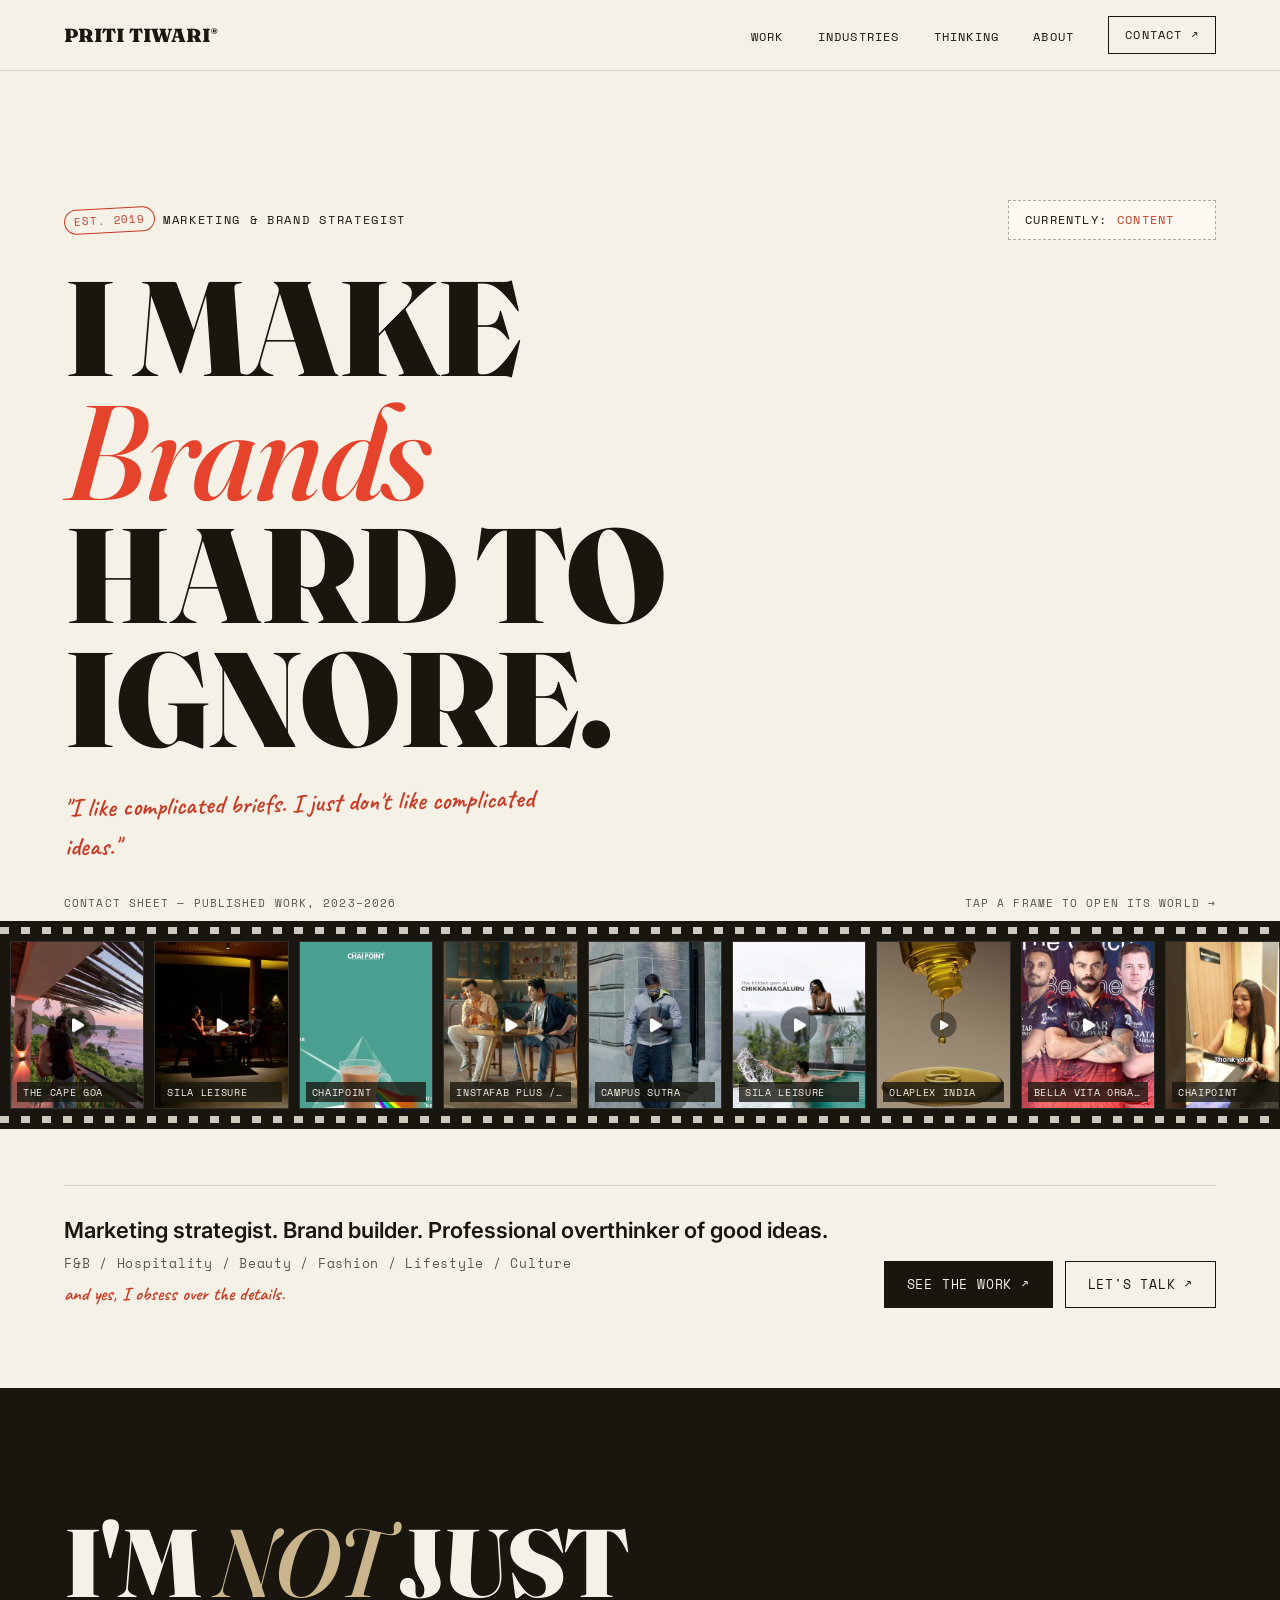
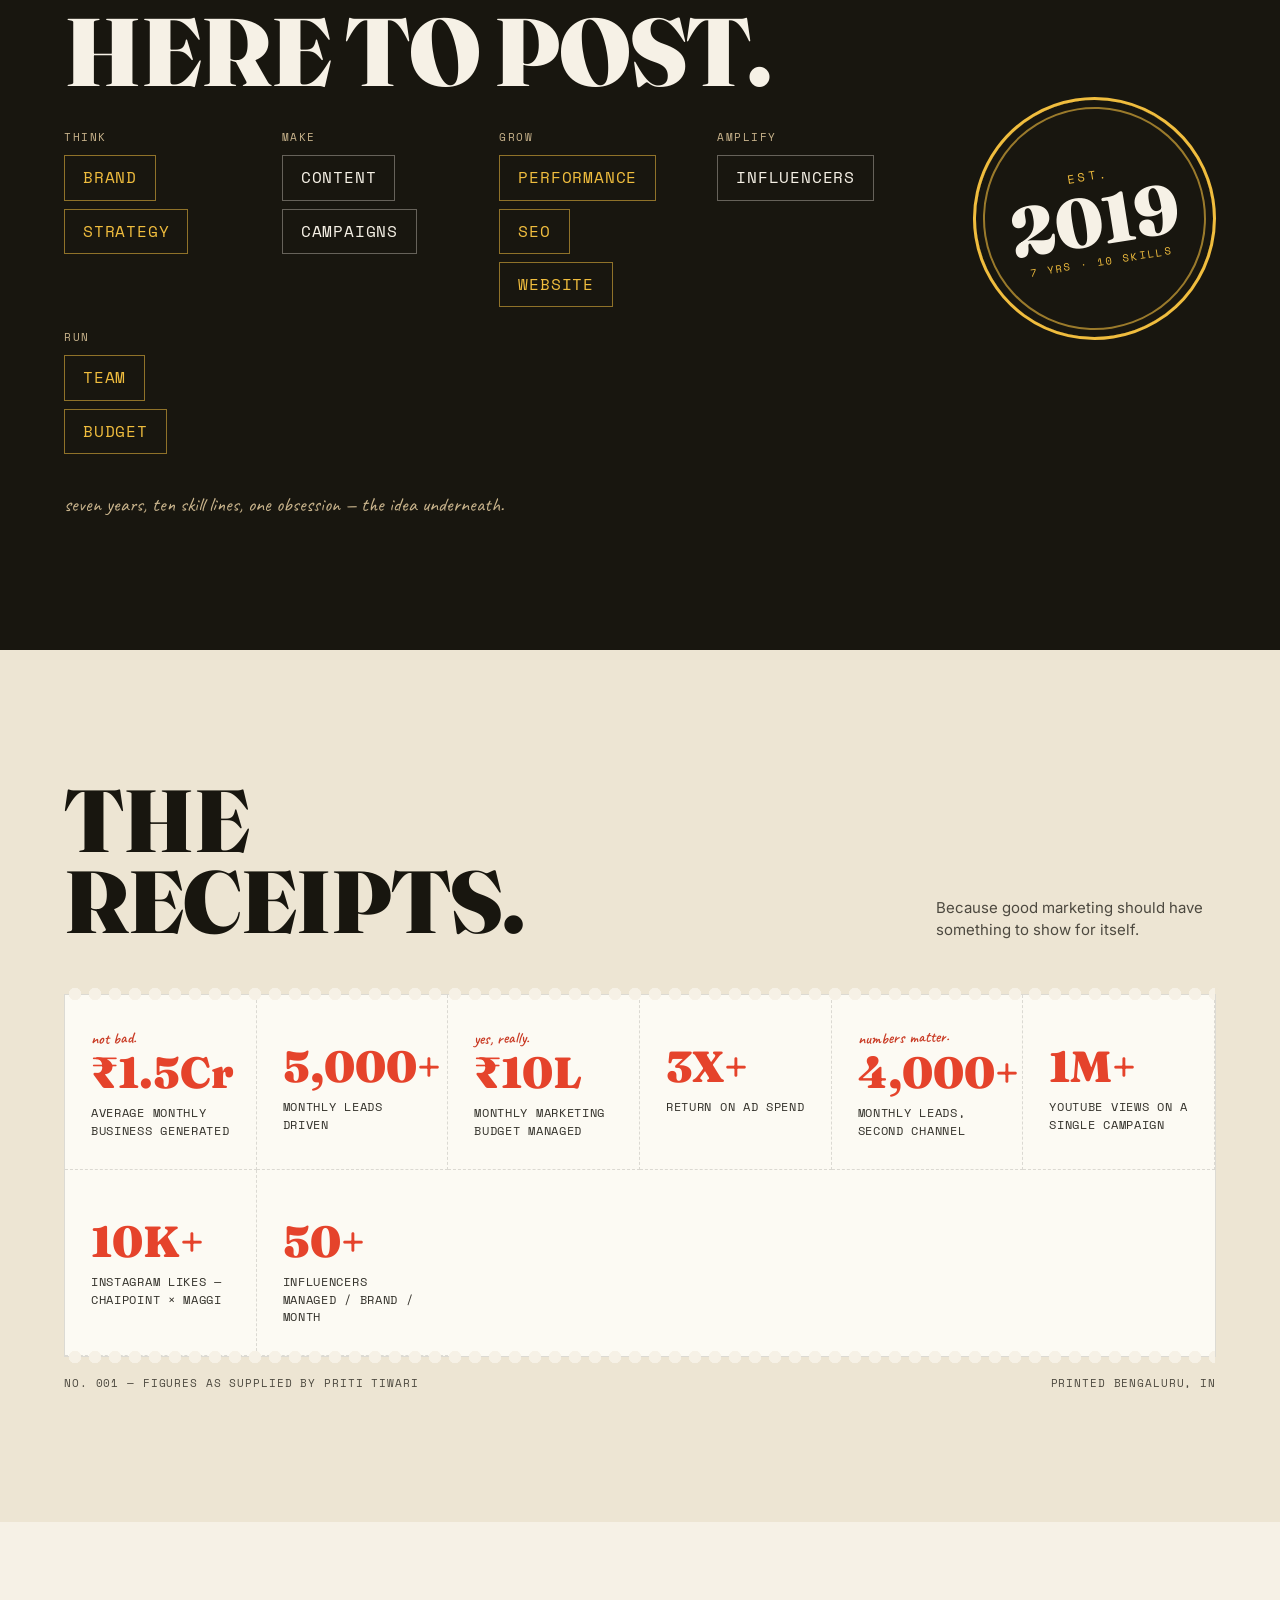
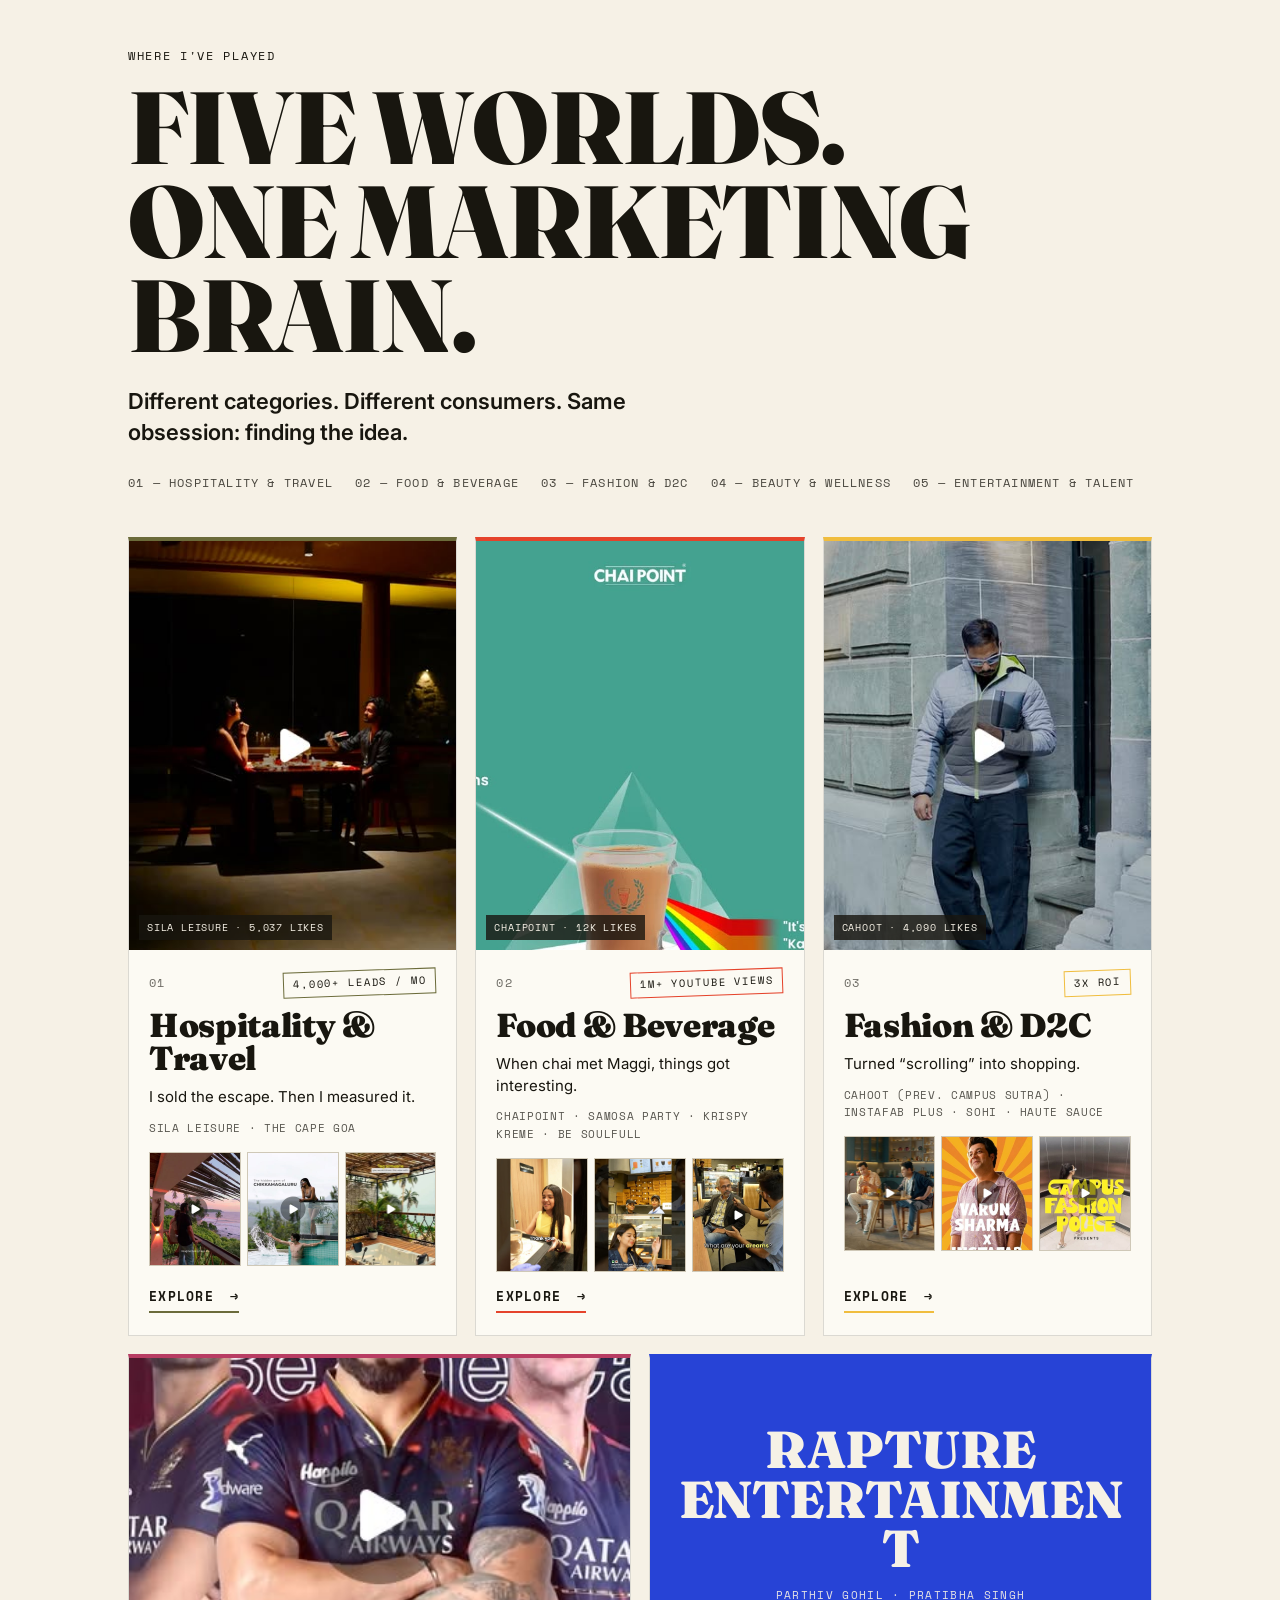
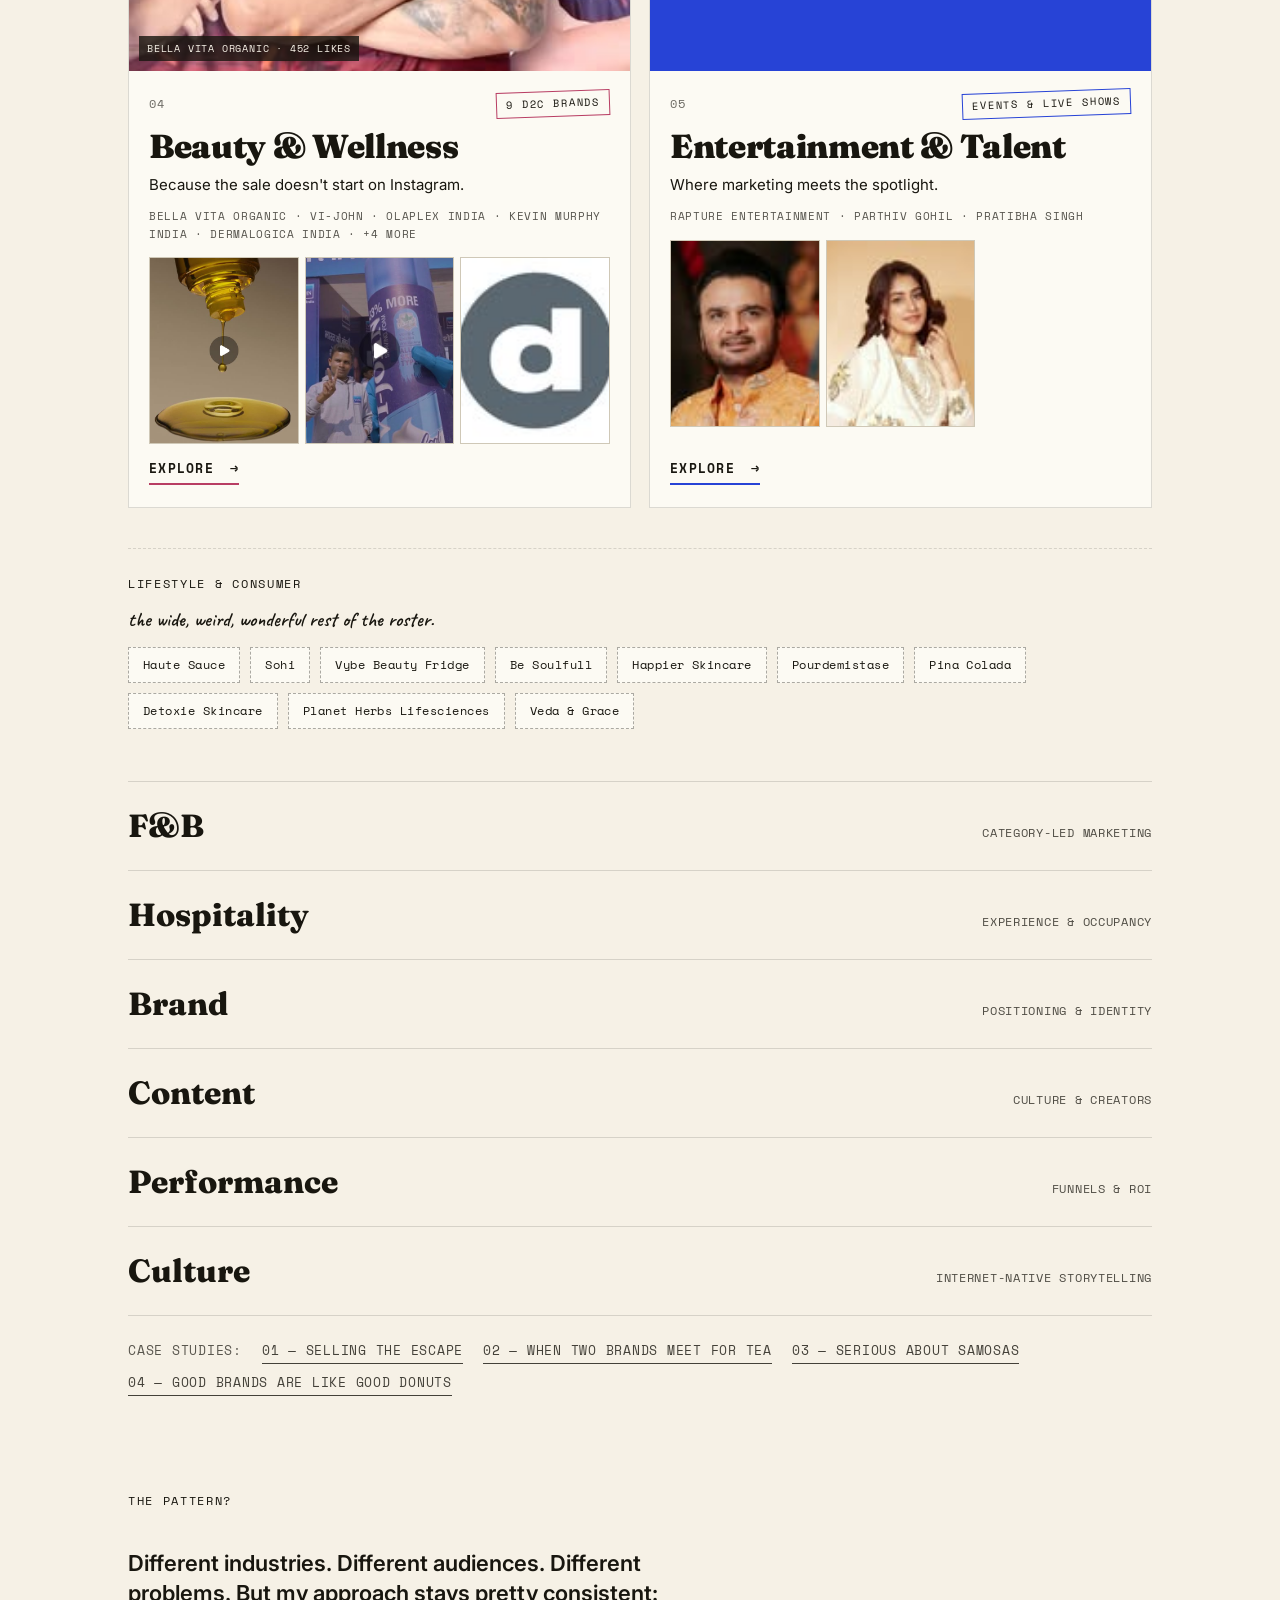
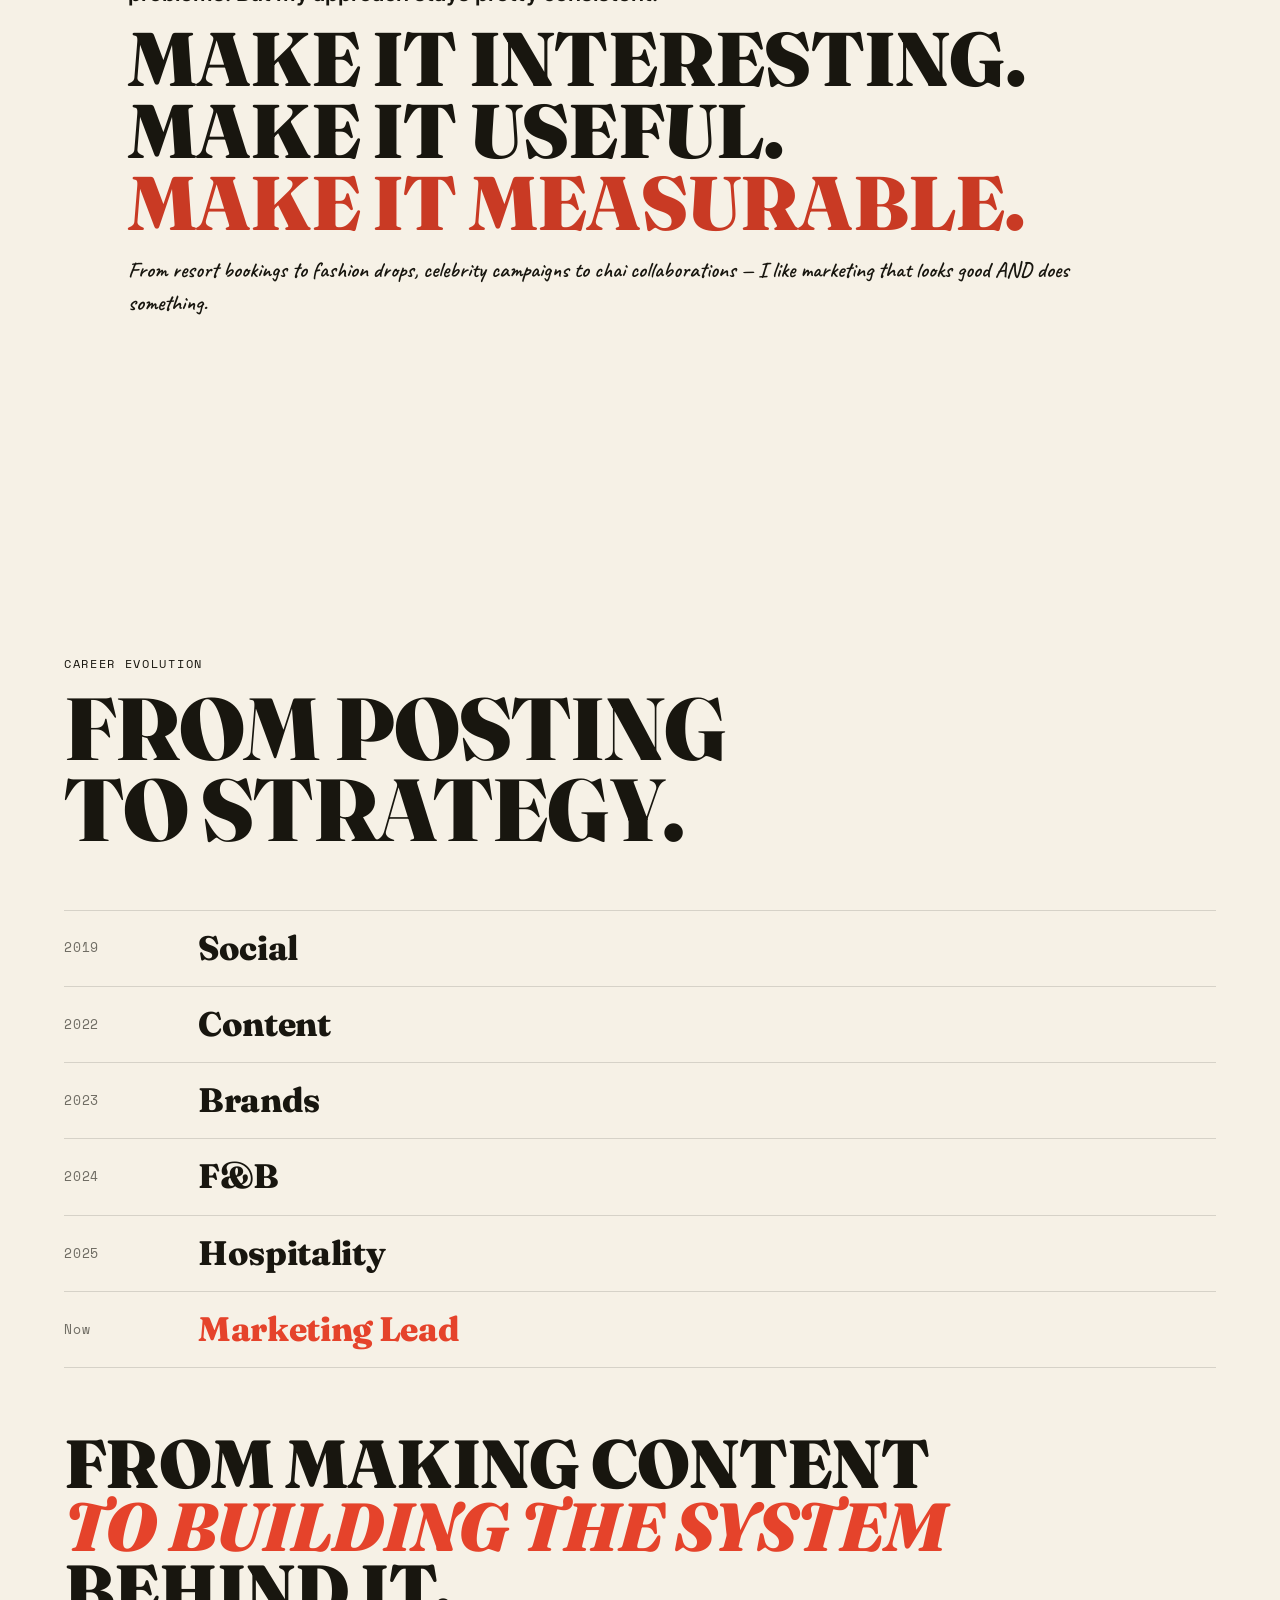
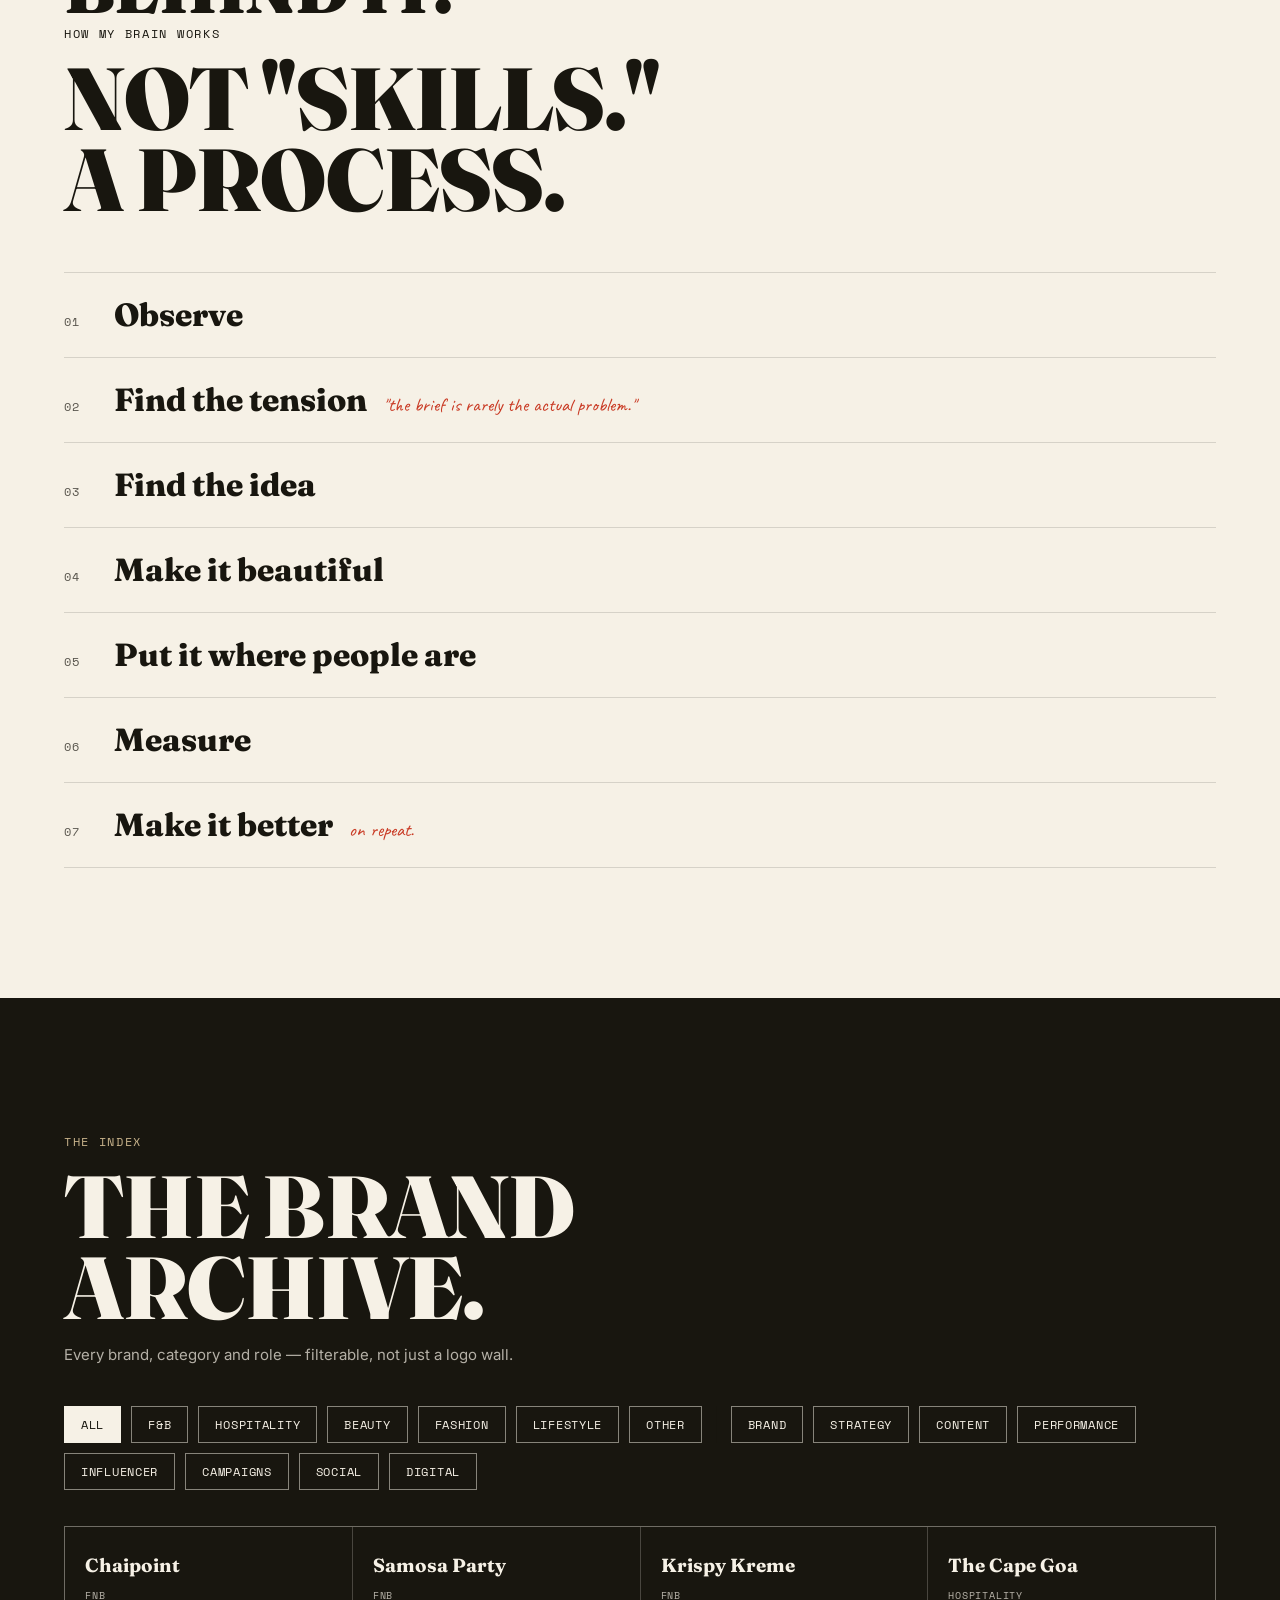
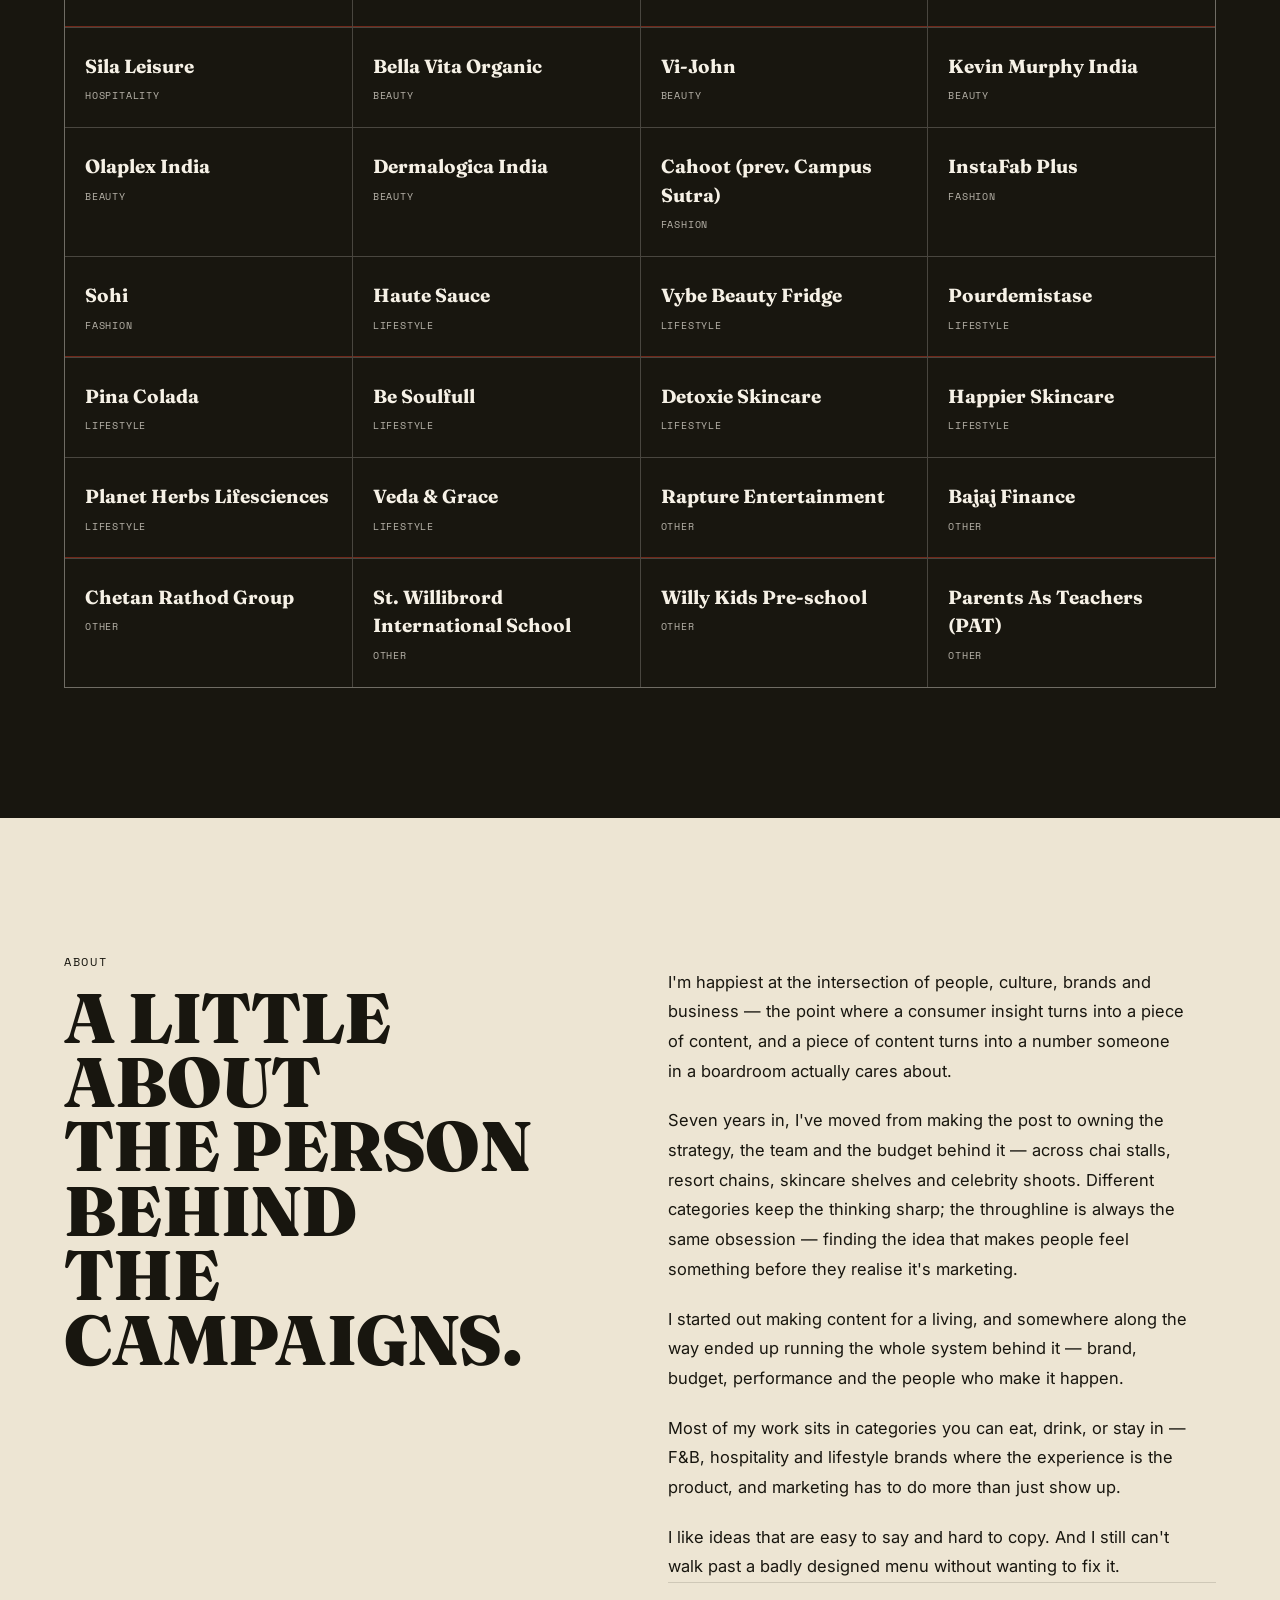
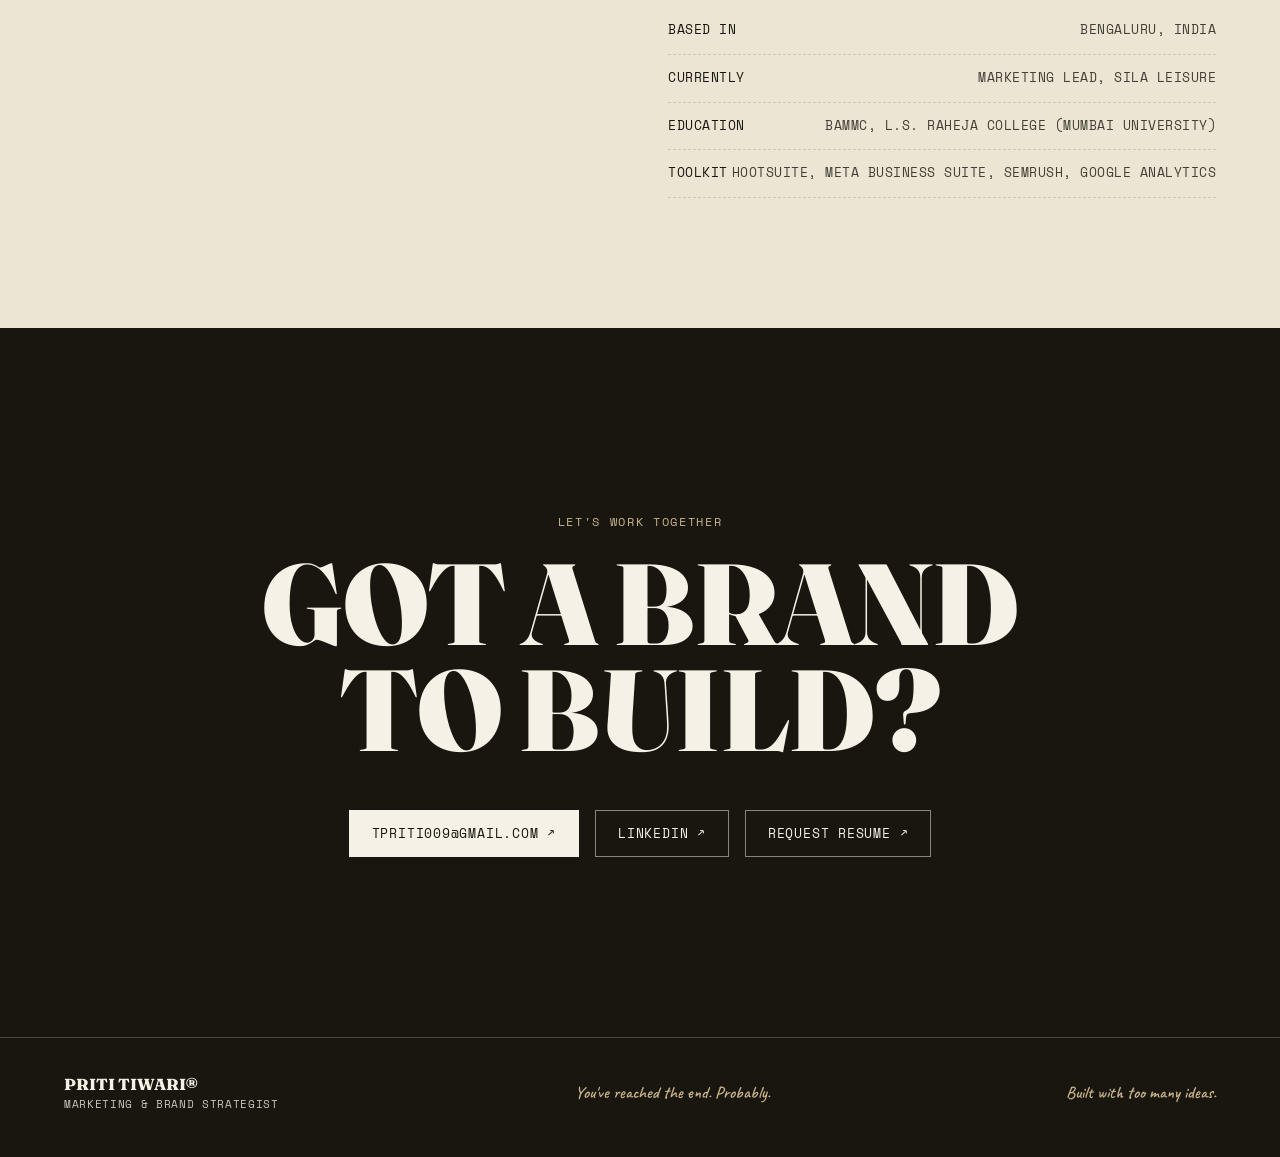
<file: index.html>
<!DOCTYPE html>
<html lang="en">
<head>
<meta charset="UTF-8">
<meta name="viewport" content="width=device-width, initial-scale=1.0">
<title>Priti Tiwari — Brands Hard to Ignore</title>
<meta name="description" content="Priti Tiwari — marketing strategist and brand builder across F&B, hospitality and lifestyle. Categories where the experience is the product.">
<link rel="canonical" href="https://wugweb-git.github.io/priti/">
<meta property="og:type" content="profile">
<meta property="og:title" content="Priti Tiwari — Brands Hard to Ignore">
<meta property="og:description" content="Marketing strategist. Brand builder. Professional overthinker of good ideas. F&amp;B, hospitality and lifestyle brands where the experience is the product.">
<meta property="og:image" content="https://wugweb-git.github.io/priti/assets/og.png">
<meta property="og:image:width" content="1200">
<meta property="og:image:height" content="630">
<meta property="og:url" content="https://wugweb-git.github.io/priti/">
<meta name="twitter:card" content="summary_large_image">
<meta name="twitter:title" content="Priti Tiwari — Brands Hard to Ignore">
<meta name="twitter:description" content="Marketing strategist. Brand builder. Professional overthinker of good ideas.">
<meta name="twitter:image" content="https://wugweb-git.github.io/priti/assets/og.png">
<link rel="icon" href="data:image/svg+xml,<svg xmlns='http://www.w3.org/2000/svg' viewBox='0 0 32 32'><rect width='32' height='32' fill='%2318160F'/><text x='16' y='23' font-size='20' font-family='Georgia,serif' font-weight='900' fill='%23E5432B' text-anchor='middle'>P</text></svg>">
<link rel="preconnect" href="https://fonts.googleapis.com">
<link rel="preconnect" href="https://fonts.gstatic.com" crossorigin>
<link href="https://fonts.googleapis.com/css2?family=Fraunces:ital,opsz,wght@0,9..144,300;0,9..144,500;0,9..144,600;0,9..144,900;1,9..144,500;1,9..144,700&family=Inter:wght@400;500;600;700;800&family=Caveat:wght@500;600;700&family=Space+Mono:wght@400;700&display=swap" rel="stylesheet">
<link rel="stylesheet" href="assets/site.css">
<noscript><style>
/* The reveal animation starts at opacity:0 and is switched on by script. With
   JavaScript disabled nothing ever adds .in-view, so every revealed block —
   the whole page body — stayed invisible. Show it all, unanimated. */
.reveal{opacity:1 !important; transform:none !important;}
</style></noscript>
<script type="application/ld+json">{"@context": "https://schema.org", "@graph": [{"@type": "Person", "@id": "https://wugweb-git.github.io/priti/#priti", "name": "Priti Tiwari", "jobTitle": "Marketing & Brand Strategist", "url": "https://wugweb-git.github.io/priti/", "email": "mailto:tpriti009@gmail.com", "address": {"@type": "PostalAddress", "addressLocality": "Bengaluru", "addressCountry": "IN"}, "sameAs": ["https://www.linkedin.com/in/prititiwari18"], "knowsAbout": ["Brand strategy", "Performance marketing", "Influencer marketing", "Content strategy", "SEO"]}, {"@type": "WebSite", "@id": "https://wugweb-git.github.io/priti/#website", "url": "https://wugweb-git.github.io/priti/", "name": "Priti Tiwari — Marketing & Brand Strategist"}, {"@type": "ItemList", "name": "Selected work by industry", "itemListElement": [{"@type": "ListItem", "position": 1, "name": "Hospitality & Travel", "url": "https://wugweb-git.github.io/priti/hospitality/"}, {"@type": "ListItem", "position": 2, "name": "Food & Beverage", "url": "https://wugweb-git.github.io/priti/food-beverage/"}, {"@type": "ListItem", "position": 3, "name": "Fashion & D2C", "url": "https://wugweb-git.github.io/priti/fashion/"}, {"@type": "ListItem", "position": 4, "name": "Beauty & Wellness", "url": "https://wugweb-git.github.io/priti/beauty/"}, {"@type": "ListItem", "position": 5, "name": "Entertainment & Talent", "url": "https://wugweb-git.github.io/priti/entertainment/"}]}]}</script>
</head>
<body>
<a class="skip-link" href="#main">Skip to content</a>

<!-- ============================= NAV ============================= -->
<!-- CHROME:NAV -->
<nav class="site-nav" aria-label="Primary">
  <div class="nav-inner">
    <a href="#top" class="nav-logo">PRITI TIWARI<sup>®</sup></a>
    <ul class="nav-links">
      <li><a href="#niches">Work</a></li>
      <li><a href="#industries">Industries</a></li>
      <li><a href="#thinking">Thinking</a></li>
      <li><a href="#about">About</a></li>
      <li class="nav-cta"><a href="#contact" class="btn ghost" style="padding:9px 16px;">Contact ↗</a></li>
    </ul>
    <button class="nav-burger" id="burgerBtn" aria-label="Open menu" aria-expanded="false">
      <span></span><span></span><span></span>
    </button>
  </div>
</nav>

<div class="mobile-menu" id="mobileMenu">
  <a href="#niches">Work</a>
  <a href="#industries">Industries</a>
  <a href="#thinking">Thinking</a>
  <a href="#about">About</a>
  <a href="#contact">Contact</a>
  <div class="mm-foot">tpriti009@gmail.com — Bengaluru</div>
</div>
<!-- /CHROME:NAV -->

<main id="main">
<!-- ============================= HERO ============================= -->
<header class="hero" id="top">
  <div class="hero-grain"></div>
  <div class="hero-inner">
    <div class="hero-eyebrow-row reveal">
      <span class="eyebrow"><span class="stamp">est. 2019</span> Marketing &amp; Brand Strategist</span>
      <span class="rotating-badge">Currently: <span class="rb-word" id="rotWord">Strategy</span></span>
    </div>
    <h1 class="display">
      <span class="line">I MAKE</span>
      <span class="line accent">Brands</span>
      <span class="line">HARD TO IGNORE.</span>
    </h1>
    <p class="hero-annotation hand">"I like complicated briefs. I just don't like complicated ideas."</p>
    <div class="film-wrap reveal"><div class="film-caption"><span>Contact sheet — published work, 2023–2026</span><span>Tap a frame to open its world →</span></div><div class="film-strip" data-ids="cape-02|sila-05|chai-ig-01|celeb-02|cahoot-04|sila-08|olaplex-01|bellavita-01|chai-yt-01|cape-06|celeb-03|sila-04|cahoot-01|vijohn-01|cape-05|chai-ig-03" aria-label="Recent published work"><div class="film-track"><a class="frame" href="hospitality/"><img src="assets/thumbs/ig-DZzsaQ2JJYs.jpg" alt="The Cape Goa — Sometimes it’s not only the food or the drinks — just a corner that becomes your…" loading="lazy" decoding="async" width="640" height="800"><span class="frame-label">The Cape Goa</span></a><a class="frame" href="hospitality/"><img src="assets/thumbs/ig-DWjLvxpRfXb.jpg" alt="Sila Leisure — Salaam Rocky Bhai😂" loading="lazy" decoding="async" width="640" height="800"><span class="frame-label">Sila Leisure</span></a><a class="frame" href="food-beverage/"><img src="assets/thumbs/ig-C8pF5KSo_Qe.jpg" alt="Chaipoint — Sometimes one cup of chai is all we need to feel okay ☕ Tell us how was your day…" loading="lazy" decoding="async" width="640" height="800"><span class="frame-label">Chaipoint</span></a><a class="frame" href="fashion/"><img src="assets/thumbs/ig-C2uSo-ZqeDk.jpg" alt="InstaFab Plus / Sohi — Full Chance Bro! InstaFab Plus se milega woh comfort, style aur fit jo har banda…" loading="lazy" decoding="async" width="640" height="800"><span class="frame-label">InstaFab Plus / Sohi</span></a><a class="frame" href="fashion/"><img src="assets/thumbs/ig-C1mTFzUP-bd.jpg" alt="Campus Sutra — THERE IS NOEASIER WAY TO GET DRESSED THAN WITH THESE AMAZING JACKETS AND TSHIRT ✨" loading="lazy" decoding="async" width="640" height="800"><span class="frame-label">Campus Sutra</span></a><a class="frame" href="hospitality/"><img src="assets/thumbs/ig-DZXdiv6A4KQ.jpg" alt="Sila Leisure — You have to experience it to know what the &quot;BEST&quot; feels like🤍" loading="lazy" decoding="async" width="640" height="800"><span class="frame-label">Sila Leisure</span></a><a class="frame" href="beauty/"><img src="assets/thumbs/ig-DQjTwYdlcFy.jpg" alt="Olaplex India — OLAPLEX N°.7 Bonding Oil™ is a favorite for a reason and we have the receipts to…" loading="lazy" decoding="async" width="640" height="800"><span class="frame-label">Olaplex India</span></a><a class="frame" href="beauty/"><img src="assets/thumbs/ig-CqftBD_jhPH.jpg" alt="Bella Vita Organic — Prepare yourself for MORE this season!" loading="lazy" decoding="async" width="640" height="800"><span class="frame-label">Bella Vita Organic</span></a><a class="frame" href="food-beverage/"><img src="assets/thumbs/yt-wyFjHreV-XE.jpg" alt="Chaipoint — Our password is strong but the breakfast menu is stronger! Delicious, pocket-friendly options at ₹99." loading="lazy" decoding="async" width="640" height="800"><span class="frame-label">Chaipoint</span></a><a class="frame" href="hospitality/"><img src="assets/thumbs/ig-DcI2Q_aAcUB.jpg" alt="The Cape Goa — A private jacuzzi, the sea right outside, and a stay designed for doing absolutely…" loading="lazy" decoding="async" width="640" height="800"><span class="frame-label">The Cape Goa</span></a><a class="frame" href="fashion/"><img src="assets/thumbs/ig-C2hK0DcySnQ.jpg" alt="InstaFab Plus / Sohi — Drumroll, please! 🥁" loading="lazy" decoding="async" width="640" height="800"><span class="frame-label">InstaFab Plus / Sohi</span></a><a class="frame" href="hospitality/"><img src="assets/thumbs/ig-DVvvn2zEV5K.jpg" alt="Sila Leisure — Toxic at city, Green Flag at SILA." loading="lazy" decoding="async" width="640" height="800"><span class="frame-label">Sila Leisure</span></a><a class="frame" href="fashion/"><img src="assets/thumbs/ig-CysVtHPytzf.jpg" alt="Campus Sutra — Issa Vibe 🤌🏻👀" loading="lazy" decoding="async" width="640" height="800"><span class="frame-label">Campus Sutra</span></a><a class="frame" href="beauty/"><img src="assets/thumbs/ig-CqzlzneoSPE.jpg" alt="Vi-John — Here’s what went down during the 45 days of rituals, snaans, and grooming!" loading="lazy" decoding="async" width="640" height="800"><span class="frame-label">Vi-John</span></a><a class="frame" href="hospitality/"><img src="assets/thumbs/ig-Dbssqw4IH3x.jpg" alt="The Cape Goa — One bite in, and the happy dance begins. 💃✨" loading="lazy" decoding="async" width="640" height="800"><span class="frame-label">The Cape Goa</span></a><a class="frame" href="food-beverage/"><img src="assets/thumbs/ig-DAlaHxYPAw6.jpg" alt="Chaipoint — Straight from Namma Bengaluru!" loading="lazy" decoding="async" width="640" height="800"><span class="frame-label">Chaipoint</span></a><a class="frame" href="hospitality/" tabindex="-1" aria-hidden="true"><img src="assets/thumbs/ig-DZzsaQ2JJYs.jpg" alt="" loading="lazy" decoding="async" width="640" height="800"><span class="frame-label">The Cape Goa</span></a><a class="frame" href="hospitality/" tabindex="-1" aria-hidden="true"><img src="assets/thumbs/ig-DWjLvxpRfXb.jpg" alt="" loading="lazy" decoding="async" width="640" height="800"><span class="frame-label">Sila Leisure</span></a><a class="frame" href="food-beverage/" tabindex="-1" aria-hidden="true"><img src="assets/thumbs/ig-C8pF5KSo_Qe.jpg" alt="" loading="lazy" decoding="async" width="640" height="800"><span class="frame-label">Chaipoint</span></a><a class="frame" href="fashion/" tabindex="-1" aria-hidden="true"><img src="assets/thumbs/ig-C2uSo-ZqeDk.jpg" alt="" loading="lazy" decoding="async" width="640" height="800"><span class="frame-label">InstaFab Plus / Sohi</span></a><a class="frame" href="fashion/" tabindex="-1" aria-hidden="true"><img src="assets/thumbs/ig-C1mTFzUP-bd.jpg" alt="" loading="lazy" decoding="async" width="640" height="800"><span class="frame-label">Campus Sutra</span></a><a class="frame" href="hospitality/" tabindex="-1" aria-hidden="true"><img src="assets/thumbs/ig-DZXdiv6A4KQ.jpg" alt="" loading="lazy" decoding="async" width="640" height="800"><span class="frame-label">Sila Leisure</span></a><a class="frame" href="beauty/" tabindex="-1" aria-hidden="true"><img src="assets/thumbs/ig-DQjTwYdlcFy.jpg" alt="" loading="lazy" decoding="async" width="640" height="800"><span class="frame-label">Olaplex India</span></a><a class="frame" href="beauty/" tabindex="-1" aria-hidden="true"><img src="assets/thumbs/ig-CqftBD_jhPH.jpg" alt="" loading="lazy" decoding="async" width="640" height="800"><span class="frame-label">Bella Vita Organic</span></a><a class="frame" href="food-beverage/" tabindex="-1" aria-hidden="true"><img src="assets/thumbs/yt-wyFjHreV-XE.jpg" alt="" loading="lazy" decoding="async" width="640" height="800"><span class="frame-label">Chaipoint</span></a><a class="frame" href="hospitality/" tabindex="-1" aria-hidden="true"><img src="assets/thumbs/ig-DcI2Q_aAcUB.jpg" alt="" loading="lazy" decoding="async" width="640" height="800"><span class="frame-label">The Cape Goa</span></a><a class="frame" href="fashion/" tabindex="-1" aria-hidden="true"><img src="assets/thumbs/ig-C2hK0DcySnQ.jpg" alt="" loading="lazy" decoding="async" width="640" height="800"><span class="frame-label">InstaFab Plus / Sohi</span></a><a class="frame" href="hospitality/" tabindex="-1" aria-hidden="true"><img src="assets/thumbs/ig-DVvvn2zEV5K.jpg" alt="" loading="lazy" decoding="async" width="640" height="800"><span class="frame-label">Sila Leisure</span></a><a class="frame" href="fashion/" tabindex="-1" aria-hidden="true"><img src="assets/thumbs/ig-CysVtHPytzf.jpg" alt="" loading="lazy" decoding="async" width="640" height="800"><span class="frame-label">Campus Sutra</span></a><a class="frame" href="beauty/" tabindex="-1" aria-hidden="true"><img src="assets/thumbs/ig-CqzlzneoSPE.jpg" alt="" loading="lazy" decoding="async" width="640" height="800"><span class="frame-label">Vi-John</span></a><a class="frame" href="hospitality/" tabindex="-1" aria-hidden="true"><img src="assets/thumbs/ig-Dbssqw4IH3x.jpg" alt="" loading="lazy" decoding="async" width="640" height="800"><span class="frame-label">The Cape Goa</span></a><a class="frame" href="food-beverage/" tabindex="-1" aria-hidden="true"><img src="assets/thumbs/ig-DAlaHxYPAw6.jpg" alt="" loading="lazy" decoding="async" width="640" height="800"><span class="frame-label">Chaipoint</span></a></div></div></div>

    <div class="hero-sub-row">
      <div>
        <div class="hero-role">Marketing strategist. Brand builder. Professional overthinker of good ideas.</div>
        <div class="hero-cats">F&amp;B / Hospitality / Beauty / Fashion / Lifestyle / Culture</div>
        <div class="hero-hand-note hand">and yes, I obsess over the details.</div>
      </div>
      <div style="display:flex; gap:12px; flex-wrap:wrap;">
        <a href="#niches" class="btn">See the work ↗</a>
        <a href="#contact" class="btn ghost">Let's talk ↗</a>
      </div>
    </div>
  </div>
</header>

<!-- ============================= NOT JUST SOCIAL ============================= -->
<section class="njs">
  <div class="njs-inner njs-grid">
    <div>
      <h2 class="display reveal">I'M <span class="not">NOT</span> JUST<br>HERE TO POST.</h2>
      <div class="njs-groups reveal"><div class="njs-group"><span class="njs-group-label">Think</span><ul class="njs-tags"><li><span>Brand</span></li><li><span>Strategy</span></li></ul></div><div class="njs-group"><span class="njs-group-label">Make</span><ul class="njs-tags"><li><span>Content</span></li><li><span>Campaigns</span></li></ul></div><div class="njs-group"><span class="njs-group-label">Grow</span><ul class="njs-tags"><li><span>Performance</span></li><li><span>SEO</span></li><li><span>Website</span></li></ul></div><div class="njs-group"><span class="njs-group-label">Amplify</span><ul class="njs-tags"><li><span>Influencers</span></li></ul></div><div class="njs-group"><span class="njs-group-label">Run</span><ul class="njs-tags"><li><span>Team</span></li><li><span>Budget</span></li></ul></div></div>
      <p class="njs-note reveal">seven years, ten skill lines, one obsession — the idea underneath.</p>
    </div>
    <div class="reveal"><div class="njs-stamp" aria-hidden="true"><div class="njs-stamp-in"><span class="est">est.</span><span class="yr">2019</span><span class="sub">7 yrs · 10 skills</span></div></div></div>
  </div>
</section>

<!-- ============================= RECEIPTS ============================= -->
<section class="receipts">
  <div class="receipts-inner">
    <div class="receipts-head reveal">
      <h2 class="display">THE<br>RECEIPTS.</h2>
      <p class="receipts-sub">Because good marketing should have something to show for itself.</p>
    </div>
    <div class="receipt-strip perf-top perf-bottom reveal">
      <div class="receipt-grid">
        <div class="receipt-cell"><div class="receipt-hand hand">not bad.</div><div class="receipt-num">₹1.5Cr</div><div class="receipt-label">average monthly business generated</div></div>
        <div class="receipt-cell"><div class="receipt-hand-sp"></div><div class="receipt-num">5,000+</div><div class="receipt-label">monthly leads driven</div></div>
        <div class="receipt-cell"><div class="receipt-hand hand">yes, really.</div><div class="receipt-num">₹10L</div><div class="receipt-label">monthly marketing budget managed</div></div>
        <div class="receipt-cell"><div class="receipt-hand-sp"></div><div class="receipt-num">3X+</div><div class="receipt-label">return on ad spend</div></div>
        <div class="receipt-cell"><div class="receipt-hand hand">numbers matter.</div><div class="receipt-num">4,000+</div><div class="receipt-label">monthly leads, second channel</div></div>
        <div class="receipt-cell"><div class="receipt-hand-sp"></div><div class="receipt-num">1M+</div><div class="receipt-label">YouTube views on a single campaign</div></div>
        <div class="receipt-cell"><div class="receipt-hand-sp"></div><div class="receipt-num">10K+</div><div class="receipt-label">Instagram likes — Chaipoint × Maggi</div></div>
        <div class="receipt-cell"><div class="receipt-hand-sp"></div><div class="receipt-num">50+</div><div class="receipt-label">Influencers managed / brand / month</div></div>
      </div>
    </div>
    <div class="receipts-foot">
      <span>no. 001 — figures as supplied by Priti Tiwari</span>
      <span>printed Bengaluru, IN</span>
    </div>
  </div>
</section>

<!-- ============================= WHERE I'VE PLAYED — FIVE WORLDS ============================= -->
<section class="industries-intro niches" id="niches">
  <div class="industries-intro-inner niches-inner">
    <span class="eyebrow reveal">Where I've Played</span>
    <h2 class="display reveal" style="margin-top:14px;">FIVE WORLDS.<br>ONE MARKETING BRAIN.</h2>
    <p class="kicker reveal">Different categories. Different consumers. Same obsession: finding the idea.</p>
    <nav class="niche-index reveal" id="industries" aria-label="Industries">
      <a href="hospitality/">01 — Hospitality &amp; Travel</a><a href="food-beverage/">02 — Food &amp; Beverage</a><a href="fashion/">03 — Fashion &amp; D2C</a><a href="beauty/">04 — Beauty &amp; Wellness</a><a href="entertainment/">05 — Entertainment &amp; Talent</a>
    </nav>
    <div class="niche-grid reveal">
      <article class="niche-card nc-hosp"><a class="nc-cover" href="hospitality/" tabindex="-1" aria-hidden="true"><img src="assets/thumbs/ig-DWjLvxpRfXb.jpg" alt="Sila Leisure — Salaam Rocky Bhai😂" loading="lazy" decoding="async" width="640" height="800"><span class="nc-cover-tag">Sila Leisure · 5,037 likes</span></a><div class="nc-body"><div class="nc-top"><span class="nc-num">01</span><span class="nc-proof">4,000+ leads / mo</span></div><h3 class="nc-name"><a href="hospitality/">Hospitality &amp; Travel</a></h3><p class="nc-thesis">I sold the escape. Then I measured it.</p><p class="nc-brands">Sila Leisure · The Cape Goa</p><div class="mini-strip" data-ids="cape-02|sila-08|cape-06"><a class="mini" href="https://www.instagram.com/reel/DZzsaQ2JJYs/" target="_blank" rel="noopener" data-open="cape-02" aria-label="The Cape Goa: Sometimes it’s not only the food or the drinks — just a corner that becomes your…"><img src="assets/thumbs/ig-DZzsaQ2JJYs.jpg" alt="" loading="lazy" decoding="async" width="640" height="800"></a><a class="mini" href="https://www.instagram.com/reel/DZXdiv6A4KQ/" target="_blank" rel="noopener" data-open="sila-08" aria-label="Sila Leisure: You have to experience it to know what the &quot;BEST&quot; feels like🤍"><img src="assets/thumbs/ig-DZXdiv6A4KQ.jpg" alt="" loading="lazy" decoding="async" width="640" height="800"></a><a class="mini" href="https://www.instagram.com/reel/DcI2Q_aAcUB/" target="_blank" rel="noopener" data-open="cape-06" aria-label="The Cape Goa: A private jacuzzi, the sea right outside, and a stay designed for doing absolutely…"><img src="assets/thumbs/ig-DcI2Q_aAcUB.jpg" alt="" loading="lazy" decoding="async" width="640" height="800"></a></div><a class="nc-explore" href="hospitality/">Explore<span class="sr-only"> Hospitality &amp; Travel</span> <span aria-hidden="true">→</span></a></div></article><article class="niche-card nc-fnb"><a class="nc-cover" href="food-beverage/" tabindex="-1" aria-hidden="true"><img src="assets/thumbs/ig-C8pF5KSo_Qe.jpg" alt="Chaipoint — Sometimes one cup of chai is all we need to feel okay ☕ Tell us how was your day…" loading="lazy" decoding="async" width="640" height="800"><span class="nc-cover-tag">Chaipoint · 12K likes</span></a><div class="nc-body"><div class="nc-top"><span class="nc-num">02</span><span class="nc-proof">1M+ YouTube views</span></div><h3 class="nc-name"><a href="food-beverage/">Food &amp; Beverage</a></h3><p class="nc-thesis">When chai met Maggi, things got interesting.</p><p class="nc-brands">Chaipoint · Samosa Party · Krispy Kreme · Be Soulfull</p><div class="mini-strip" data-ids="chai-yt-01|chai-yt-02|chai-ig-03"><a class="mini" href="https://youtube.com/shorts/wyFjHreV-XE" target="_blank" rel="noopener" data-open="chai-yt-01" aria-label="Chaipoint: Our password is strong but the breakfast menu is stronger! Delicious, pocket-friendly options at ₹99."><img src="assets/thumbs/yt-wyFjHreV-XE.jpg" alt="" loading="lazy" decoding="async" width="640" height="800"></a><a class="mini" href="https://youtube.com/shorts/YbLVZ2QXLqo" target="_blank" rel="noopener" data-open="chai-yt-02" aria-label="Chaipoint: Desi Noodle Box made with Maggi® | Flavorful Indian Recipe"><img src="assets/thumbs/yt-YbLVZ2QXLqo.jpg" alt="" loading="lazy" decoding="async" width="640" height="800"></a><a class="mini" href="https://www.instagram.com/reel/DAlaHxYPAw6/" target="_blank" rel="noopener" data-open="chai-ig-03" aria-label="Chaipoint: Straight from Namma Bengaluru!"><img src="assets/thumbs/ig-DAlaHxYPAw6.jpg" alt="" loading="lazy" decoding="async" width="640" height="800"></a></div><a class="nc-explore" href="food-beverage/">Explore<span class="sr-only"> Food &amp; Beverage</span> <span aria-hidden="true">→</span></a></div></article><article class="niche-card nc-fashion"><a class="nc-cover" href="fashion/" tabindex="-1" aria-hidden="true"><img src="assets/thumbs/ig-C1mTFzUP-bd.jpg" alt="Cahoot — THERE IS NOEASIER WAY TO GET DRESSED THAN WITH THESE AMAZING JACKETS AND TSHIRT ✨" loading="lazy" decoding="async" width="640" height="800"><span class="nc-cover-tag">Cahoot · 4,090 likes</span></a><div class="nc-body"><div class="nc-top"><span class="nc-num">03</span><span class="nc-proof">3X ROI</span></div><h3 class="nc-name"><a href="fashion/">Fashion &amp; D2C</a></h3><p class="nc-thesis">Turned “scrolling” into shopping.</p><p class="nc-brands">Cahoot (prev. Campus Sutra) · InstaFab Plus · Sohi · Haute Sauce</p><div class="mini-strip" data-ids="celeb-02|celeb-03|cahoot-01"><a class="mini" href="https://www.instagram.com/reel/C2uSo-ZqeDk/" target="_blank" rel="noopener" data-open="celeb-02" aria-label="InstaFab Plus / Sohi: Full Chance Bro! InstaFab Plus se milega woh comfort, style aur fit jo har banda…"><img src="assets/thumbs/ig-C2uSo-ZqeDk.jpg" alt="" loading="lazy" decoding="async" width="640" height="800"></a><a class="mini" href="https://www.instagram.com/reel/C2hK0DcySnQ/" target="_blank" rel="noopener" data-open="celeb-03" aria-label="InstaFab Plus / Sohi: Drumroll, please! 🥁"><img src="assets/thumbs/ig-C2hK0DcySnQ.jpg" alt="" loading="lazy" decoding="async" width="640" height="800"></a><a class="mini" href="https://www.instagram.com/reel/CysVtHPytzf/" target="_blank" rel="noopener" data-open="cahoot-01" aria-label="Campus Sutra: Issa Vibe 🤌🏻👀"><img src="assets/thumbs/ig-CysVtHPytzf.jpg" alt="" loading="lazy" decoding="async" width="640" height="800"></a></div><a class="nc-explore" href="fashion/">Explore<span class="sr-only"> Fashion &amp; D2C</span> <span aria-hidden="true">→</span></a></div></article><article class="niche-card nc-beauty"><a class="nc-cover" href="beauty/" tabindex="-1" aria-hidden="true"><img src="assets/thumbs/ig-CqftBD_jhPH.jpg" alt="Bella Vita Organic — Prepare yourself for MORE this season!" loading="lazy" decoding="async" width="640" height="800"><span class="nc-cover-tag">Bella Vita Organic · 452 likes</span></a><div class="nc-body"><div class="nc-top"><span class="nc-num">04</span><span class="nc-proof">9 D2C brands</span></div><h3 class="nc-name"><a href="beauty/">Beauty &amp; Wellness</a></h3><p class="nc-thesis">Because the sale doesn't start on Instagram.</p><p class="nc-brands">Bella Vita Organic · Vi-John · Olaplex India · Kevin Murphy India · Dermalogica India · +4 more</p><div class="mini-strip" data-ids="olaplex-01|vijohn-01|dermalogica-01"><a class="mini" href="https://www.instagram.com/p/DQjTwYdlcFy/" target="_blank" rel="noopener" data-open="olaplex-01" aria-label="Olaplex India: OLAPLEX N°.7 Bonding Oil™ is a favorite for a reason and we have the receipts to…"><img src="assets/thumbs/ig-DQjTwYdlcFy.jpg" alt="" loading="lazy" decoding="async" width="640" height="800"></a><a class="mini" href="https://www.instagram.com/reel/CqzlzneoSPE/" target="_blank" rel="noopener" data-open="vijohn-01" aria-label="Vi-John: Here’s what went down during the 45 days of rituals, snaans, and grooming!"><img src="assets/thumbs/ig-CqzlzneoSPE.jpg" alt="" loading="lazy" decoding="async" width="640" height="800"></a><a class="mini" href="https://www.instagram.com/dermalogicain" target="_blank" rel="noopener" aria-label="Dermalogica India: Dermalogica India — instagram profile"><img src="assets/thumbs/ig-dermalogicain.jpg" alt="" loading="lazy" decoding="async" width="640" height="800"></a></div><a class="nc-explore" href="beauty/">Explore<span class="sr-only"> Beauty &amp; Wellness</span> <span aria-hidden="true">→</span></a></div></article><article class="niche-card nc-ent"><a class="nc-cover nc-cover-type" href="entertainment/" tabindex="-1" aria-hidden="true"><span class="t">Rapture<br>Entertainment</span><span class="s">Parthiv Gohil · Pratibha Singh</span></a><div class="nc-body"><div class="nc-top"><span class="nc-num">05</span><span class="nc-proof">Events &amp; live shows</span></div><h3 class="nc-name"><a href="entertainment/">Entertainment &amp; Talent</a></h3><p class="nc-thesis">Where marketing meets the spotlight.</p><p class="nc-brands">Rapture Entertainment · Parthiv Gohil · Pratibha Singh</p><div class="mini-strip" data-ids="rapture-01|rapture-02"><a class="mini" href="https://www.instagram.com/parthivgohil9" target="_blank" rel="noopener" aria-label="Rapture Entertainment: Rapture Entertainment — instagram profile"><img src="assets/thumbs/ig-parthivgohil9.jpg" alt="" loading="lazy" decoding="async" width="640" height="800"></a><a class="mini" href="https://www.instagram.com/iampratibhasingh" target="_blank" rel="noopener" aria-label="Rapture Entertainment: Rapture Entertainment — instagram profile"><img src="assets/thumbs/ig-iampratibhasingh.jpg" alt="" loading="lazy" decoding="async" width="640" height="800"></a></div><a class="nc-explore" href="entertainment/">Explore<span class="sr-only"> Entertainment &amp; Talent</span> <span aria-hidden="true">→</span></a></div></article>
    </div>
    <div class="roster-line reveal">
      <span class="eyebrow">Lifestyle &amp; Consumer</span>
      <span class="hand">the wide, weird, wonderful rest of the roster.</span>
      <div class="chip-row"><a class="chip" href="fashion/">Haute Sauce</a><a class="chip" href="fashion/">Sohi</a><a class="chip" href="beauty/">Vybe Beauty Fridge</a><a class="chip" href="food-beverage/">Be Soulfull</a><a class="chip" href="beauty/">Happier Skincare</a><span class="chip">Pourdemistase</span><span class="chip">Pina Colada</span><a class="chip" href="beauty/">Detoxie Skincare</a><a class="chip" href="beauty/">Planet Herbs Lifesciences</a><span class="chip">Veda &amp; Grace</span></div>
    </div>
    <div class="play-grid reveal">
      <div class="play-row"><h3>F&amp;B</h3><span class="play-meta">Category-led marketing</span></div>
      <div class="play-row"><h3>Hospitality</h3><span class="play-meta">Experience &amp; occupancy</span></div>
      <div class="play-row"><h3>Brand</h3><span class="play-meta">Positioning &amp; identity</span></div>
      <div class="play-row"><h3>Content</h3><span class="play-meta">Culture &amp; creators</span></div>
      <div class="play-row"><h3>Performance</h3><span class="play-meta">Funnels &amp; ROI</span></div>
      <div class="play-row"><h3>Culture</h3><span class="play-meta">Internet-native storytelling</span></div>
    </div>
    <div class="case-index reveal">
      <span style="opacity:.7;">Case studies:</span>
      <a href="hospitality/#case-01">01 — Selling the escape</a>
      <a href="food-beverage/#case-02">02 — When two brands meet for tea</a>
      <a href="food-beverage/#case-03">03 — Serious about samosas</a>
      <a href="food-beverage/#case-04">04 — Good brands are like good donuts</a>
    </div>
    <div class="pattern reveal">
      <span class="eyebrow">The pattern?</span>
      <p class="kicker">Different industries. Different audiences. Different problems. But my approach stays pretty consistent:</p>
      <p class="display">MAKE IT INTERESTING.<br>MAKE IT USEFUL.<br><span class="hi">MAKE IT MEASURABLE.</span></p>
      <p class="hand" style="font-size:22px;">From resort bookings to fashion drops, celebrity campaigns to chai collaborations — I like marketing that looks good AND does something.</p>
    </div>
  </div>
</section>




<!-- ============================= THINKING / CAREER EVOLUTION ============================= -->
<section class="thinking" id="thinking">
  <div class="thinking-inner">
    

    <div class="thinking-head reveal" style="margin-top:80px;">
      <span class="eyebrow">Career Evolution</span>
      <h2 class="display" style="margin-top:14px;">FROM POSTING<br>TO STRATEGY.</h2>
    </div>
    <div class="timeline reveal">
      <div class="tl-row"><span class="tl-year">2019</span><span class="tl-name display">Social</span></div>
      <div class="tl-row"><span class="tl-year">2022</span><span class="tl-name display">Content</span></div>
      <div class="tl-row"><span class="tl-year">2023</span><span class="tl-name display">Brands</span></div>
      <div class="tl-row"><span class="tl-year">2024</span><span class="tl-name display">F&amp;B</span></div>
      <div class="tl-row"><span class="tl-year">2025</span><span class="tl-name display">Hospitality</span></div>
      <div class="tl-row now"><span class="tl-year">Now</span><span class="tl-name display">Marketing Lead</span></div>
    </div>
    <div class="thinking-close reveal">
      <p class="display">FROM MAKING CONTENT<br><span class="to">TO BUILDING THE SYSTEM</span><br>BEHIND IT.</p>
    </div>

      <div class="thinking-head reveal">
      <span class="eyebrow">How My Brain Works</span>
      <h2 class="display" style="margin-top:14px;">NOT "SKILLS."<br>A PROCESS.</h2>
    </div>

    <div class="flow reveal">
      <div class="flow-step"><span class="flow-n">01</span><span class="fs-word">Observe</span></div>
      <div class="flow-step"><span class="flow-n">02</span><span class="fs-word">Find the tension</span> <span class="fs-note">"the brief is rarely the actual problem."</span></div>
      <div class="flow-step"><span class="flow-n">03</span><span class="fs-word">Find the idea</span></div>
      <div class="flow-step"><span class="flow-n">04</span><span class="fs-word">Make it beautiful</span></div>
      <div class="flow-step"><span class="flow-n">05</span><span class="fs-word">Put it where people are</span></div>
      <div class="flow-step"><span class="flow-n">06</span><span class="fs-word">Measure</span></div>
      <div class="flow-step"><span class="flow-n">07</span><span class="fs-word">Make it better</span> <span class="fs-note">on repeat.</span></div>
    </div>

  </div>
</section>

<!-- ============================= BRAND ARCHIVE ============================= -->
<section class="archive">
  <div class="archive-inner">
    <div class="reveal">
      <span class="eyebrow" style="color:var(--sand);">The Index</span>
      <h2 class="display" style="margin-top:14px;">THE BRAND<br>ARCHIVE.</h2>
      <p class="archive-sub">Every brand, category and role — filterable, not just a logo wall.</p>
    </div>

    <div class="filter-row reveal" id="filterRow">
      <button class="filter-btn active" aria-pressed="true" data-filter="all">All</button>
      <button class="filter-btn" aria-pressed="false" data-filter="fnb">F&amp;B</button>
      <button class="filter-btn" aria-pressed="false" data-filter="hospitality">Hospitality</button>
      <button class="filter-btn" aria-pressed="false" data-filter="beauty">Beauty</button>
      <button class="filter-btn" aria-pressed="false" data-filter="fashion">Fashion</button>
      <button class="filter-btn" aria-pressed="false" data-filter="lifestyle">Lifestyle</button>
      <button class="filter-btn" aria-pressed="false" data-filter="other">Other</button>
      <span class="filter-sep" aria-hidden="true"></span>
      <button class="filter-btn" aria-pressed="false" data-filter="cap:brand">Brand</button>
      <button class="filter-btn" aria-pressed="false" data-filter="cap:strategy">Strategy</button>
      <button class="filter-btn" aria-pressed="false" data-filter="cap:content">Content</button>
      <button class="filter-btn" aria-pressed="false" data-filter="cap:performance">Performance</button>
      <button class="filter-btn" aria-pressed="false" data-filter="cap:influencer">Influencer</button>
      <button class="filter-btn" aria-pressed="false" data-filter="cap:campaigns">Campaigns</button>
      <button class="filter-btn" aria-pressed="false" data-filter="cap:social">Social</button>
      <button class="filter-btn" aria-pressed="false" data-filter="cap:digital">Digital</button>
    </div>

    <div class="archive-grid reveal" id="archiveGrid"><div class="arc-item" data-cat="fnb" data-caps="brand campaigns"><div class="arc-name">Chaipoint</div><div class="arc-cat">fnb</div><div class="arc-hover"><div><div class="arc-role">F&amp;B — Brand &amp; Campaigns</div><div class="arc-note">Flagship F&amp;B case study — Chaipoint × Maggi.</div></div><a class="arc-link" href="https://www.instagram.com/p/C8pF5KSo_Qe/" target="_blank" rel="noopener">Visit brand ↗</a></div></div><div class="arc-item" data-cat="fnb" data-caps="brand content"><div class="arc-name">Samosa Party</div><div class="arc-cat">fnb</div><div class="arc-hover"><div><div class="arc-role">F&amp;B — Brand Voice</div><div class="arc-note">Case study 03 — brand voice for an everyday snack.</div></div><span class="arc-link">Details coming next</span></div></div><div class="arc-item" data-cat="fnb" data-caps="content"><div class="arc-name">Krispy Kreme</div><div class="arc-cat">fnb</div><div class="arc-hover"><div><div class="arc-role">QSR — Content</div><div class="arc-note">Case study 04 — playful, repeatable visual language.</div></div><span class="arc-link">Details coming next</span></div></div><div class="arc-item" data-cat="hospitality" data-caps="performance"><div class="arc-name">The Cape Goa</div><div class="arc-cat">hospitality</div><div class="arc-hover"><div><div class="arc-role">Hospitality — Growth</div><div class="arc-note">Case study 01 — selling the escape.</div></div><a class="arc-link" href="https://www.instagram.com/reel/DZukipWvNt6/" target="_blank" rel="noopener">Visit brand ↗</a></div></div><div class="arc-item" data-cat="hospitality" data-caps=""><div class="arc-name">Sila Leisure</div><div class="arc-cat">hospitality</div><div class="arc-hover"><div><div class="arc-role">Hospitality — Marketing Lead</div><div class="arc-note">Case study 01 — selling the escape.</div></div><a class="arc-link" href="https://www.instagram.com/reel/DVa9lAbEcFF/" target="_blank" rel="noopener">Visit brand ↗</a></div></div><div class="arc-item" data-cat="beauty" data-caps="brand performance"><div class="arc-name">Bella Vita Organic</div><div class="arc-cat">beauty</div><div class="arc-hover"><div><div class="arc-role">Consumer — Performance</div><div class="arc-note">Beauty hero brand, Chatterbox Communications.</div></div><a class="arc-link" href="https://www.instagram.com/reel/CqftBD_jhPH/" target="_blank" rel="noopener">Visit brand ↗</a></div></div><div class="arc-item" data-cat="beauty" data-caps="performance influencer social"><div class="arc-name">Vi-John</div><div class="arc-cat">beauty</div><div class="arc-hover"><div><div class="arc-role">Social / Performance / Influencer</div><div class="arc-note">Chatterbox Communications roster.</div></div><a class="arc-link" href="https://www.instagram.com/reel/CqzlzneoSPE/" target="_blank" rel="noopener">Visit brand ↗</a></div></div><div class="arc-item" data-cat="beauty" data-caps=""><div class="arc-name">Kevin Murphy India</div><div class="arc-cat">beauty</div><div class="arc-hover"><div><div class="arc-role">Premium Haircare</div><div class="arc-note">Premium beauty portfolio.</div></div><a class="arc-link" href="https://www.instagram.com/kevin.murphy_india" target="_blank" rel="noopener">Visit brand ↗</a></div></div><div class="arc-item" data-cat="beauty" data-caps=""><div class="arc-name">Olaplex India</div><div class="arc-cat">beauty</div><div class="arc-hover"><div><div class="arc-role">Premium Haircare</div><div class="arc-note">Premium beauty portfolio.</div></div><a class="arc-link" href="https://www.instagram.com/p/DQjTwYdlcFy/" target="_blank" rel="noopener">Visit brand ↗</a></div></div><div class="arc-item" data-cat="beauty" data-caps=""><div class="arc-name">Dermalogica India</div><div class="arc-cat">beauty</div><div class="arc-hover"><div><div class="arc-role">Premium Skincare</div><div class="arc-note">Premium beauty portfolio.</div></div><a class="arc-link" href="https://www.instagram.com/dermalogicain" target="_blank" rel="noopener">Visit brand ↗</a></div></div><div class="arc-item" data-cat="fashion" data-caps="performance influencer digital"><div class="arc-name">Cahoot (prev. Campus Sutra)</div><div class="arc-cat">fashion</div><div class="arc-hover"><div><div class="arc-role">Consumer — Digital</div><div class="arc-note">3X ROI through influencer marketing.</div></div><a class="arc-link" href="https://www.instagram.com/reel/CysVtHPytzf/" target="_blank" rel="noopener">Visit brand ↗</a></div></div><div class="arc-item" data-cat="fashion" data-caps="performance influencer digital"><div class="arc-name">InstaFab Plus</div><div class="arc-cat">fashion</div><div class="arc-hover"><div><div class="arc-role">Consumer — Digital</div><div class="arc-note">Scaled growth with a celebrity collaboration.</div></div><a class="arc-link" href="https://www.instagram.com/reel/C3P1A_JSCP4/" target="_blank" rel="noopener">Visit brand ↗</a></div></div><div class="arc-item" data-cat="fashion" data-caps="brand performance influencer"><div class="arc-name">Sohi</div><div class="arc-cat">fashion</div><div class="arc-hover"><div><div class="arc-role">Consumer — Brand</div><div class="arc-note">Celebrity-backed growth, alongside InstaFab Plus.</div></div><a class="arc-link" href="https://www.instagram.com/reel/C3P1A_JSCP4/" target="_blank" rel="noopener">Visit brand ↗</a></div></div><div class="arc-item" data-cat="lifestyle" data-caps="content performance influencer"><div class="arc-name">Haute Sauce</div><div class="arc-cat">lifestyle</div><div class="arc-hover"><div><div class="arc-role">Consumer — Content</div><div class="arc-note">3X ROI through influencer marketing.</div></div><span class="arc-link">Details coming next</span></div></div><div class="arc-item" data-cat="lifestyle" data-caps="performance influencer social"><div class="arc-name">Vybe Beauty Fridge</div><div class="arc-cat">lifestyle</div><div class="arc-hover"><div><div class="arc-role">ORM / Performance / Influencer</div><div class="arc-note">Billionkart roster.</div></div><span class="arc-link">Details coming next</span></div></div><div class="arc-item" data-cat="lifestyle" data-caps="social"><div class="arc-name">Pourdemistase</div><div class="arc-cat">lifestyle</div><div class="arc-hover"><div><div class="arc-role">Social Media Marketing</div><div class="arc-note">Billionkart roster.</div></div><span class="arc-link">Details coming next</span></div></div><div class="arc-item" data-cat="lifestyle" data-caps="social"><div class="arc-name">Pina Colada</div><div class="arc-cat">lifestyle</div><div class="arc-hover"><div><div class="arc-role">Social Media Marketing</div><div class="arc-note">Billionkart roster.</div></div><span class="arc-link">Details coming next</span></div></div><div class="arc-item" data-cat="lifestyle" data-caps="performance social"><div class="arc-name">Be Soulfull</div><div class="arc-cat">lifestyle</div><div class="arc-hover"><div><div class="arc-role">Social / ORM / Performance</div><div class="arc-note">Chatterbox Communications roster.</div></div><span class="arc-link">Details coming next</span></div></div><div class="arc-item" data-cat="lifestyle" data-caps="performance social"><div class="arc-name">Detoxie Skincare</div><div class="arc-cat">lifestyle</div><div class="arc-hover"><div><div class="arc-role">Social / ORM / Performance</div><div class="arc-note">Chatterbox Communications roster.</div></div><span class="arc-link">Details coming next</span></div></div><div class="arc-item" data-cat="lifestyle" data-caps="performance social"><div class="arc-name">Happier Skincare</div><div class="arc-cat">lifestyle</div><div class="arc-hover"><div><div class="arc-role">Social / ORM / Performance</div><div class="arc-note">Chatterbox Communications roster.</div></div><span class="arc-link">Details coming next</span></div></div><div class="arc-item" data-cat="lifestyle" data-caps="performance social"><div class="arc-name">Planet Herbs Lifesciences</div><div class="arc-cat">lifestyle</div><div class="arc-hover"><div><div class="arc-role">Social / ORM / Performance</div><div class="arc-note">Chatterbox Communications roster.</div></div><span class="arc-link">Details coming next</span></div></div><div class="arc-item" data-cat="lifestyle" data-caps="performance social"><div class="arc-name">Veda &amp; Grace</div><div class="arc-cat">lifestyle</div><div class="arc-hover"><div><div class="arc-role">Social / ORM / Performance</div><div class="arc-note">Chatterbox Communications roster.</div></div><span class="arc-link">Details coming next</span></div></div><div class="arc-item" data-cat="other" data-caps="influencer"><div class="arc-name">Rapture Entertainment</div><div class="arc-cat">other</div><div class="arc-hover"><div><div class="arc-role">Celebrity Manager</div><div class="arc-note">Supported Parthiv Gohil's events &amp; live shows.</div></div><a class="arc-link" href="https://www.instagram.com/parthivgohil9" target="_blank" rel="noopener">Visit brand ↗</a></div></div><div class="arc-item" data-cat="other" data-caps="social"><div class="arc-name">Bajaj Finance</div><div class="arc-cat">other</div><div class="arc-hover"><div><div class="arc-role">Social Media Marketing</div><div class="arc-note">Handled at Chtrsocial.</div></div><span class="arc-link">Details coming next</span></div></div><div class="arc-item" data-cat="other" data-caps=""><div class="arc-name">Chetan Rathod Group</div><div class="arc-cat">other</div><div class="arc-hover"><div><div class="arc-role">Ad Film</div><div class="arc-note">Created an ad film, Chtrsocial.</div></div><span class="arc-link">Details coming next</span></div></div><div class="arc-item" data-cat="other" data-caps="strategy social"><div class="arc-name">St. Willibrord International School</div><div class="arc-cat">other</div><div class="arc-hover"><div><div class="arc-role">Social Strategy</div><div class="arc-note">Early career, Aprowress.</div></div><span class="arc-link">Details coming next</span></div></div><div class="arc-item" data-cat="other" data-caps="strategy social"><div class="arc-name">Willy Kids Pre-school</div><div class="arc-cat">other</div><div class="arc-hover"><div><div class="arc-role">Social Strategy</div><div class="arc-note">Early career, Aprowress.</div></div><span class="arc-link">Details coming next</span></div></div><div class="arc-item" data-cat="other" data-caps="strategy influencer social"><div class="arc-name">Parents As Teachers (PAT)</div><div class="arc-cat">other</div><div class="arc-hover"><div><div class="arc-role">Social Strategy</div><div class="arc-note">Education influencer, Aprowress.</div></div><span class="arc-link">Details coming next</span></div></div></div>
  </div>

  </section>

<!-- ============================= ABOUT ============================= -->
<section class="about" id="about">
  <div class="about-inner">
    <div class="reveal">
      <span class="eyebrow">About</span>
      <h2 class="display" style="margin-top:14px;">A LITTLE ABOUT<br>THE PERSON BEHIND<br>THE CAMPAIGNS.</h2>
    </div>
    <div class="reveal">
      <div class="about-body">
        <p>I'm happiest at the intersection of people, culture, brands and business — the point where a consumer insight turns into a piece of content, and a piece of content turns into a number someone in a boardroom actually cares about.</p>
        <p>Seven years in, I've moved from making the post to owning the strategy, the team and the budget behind it — across chai stalls, resort chains, skincare shelves and celebrity shoots. Different categories keep the thinking sharp; the throughline is always the same obsession — finding the idea that makes people feel something before they realise it's marketing.</p>
        <p>I started out making content for a living, and somewhere along the way ended up running the whole system behind it — brand, budget, performance and the people who make it happen.</p>
        <p>Most of my work sits in categories you can eat, drink, or stay in — F&amp;B, hospitality and lifestyle brands where the experience is the product, and marketing has to do more than just show up.</p>
        <p>I like ideas that are easy to say and hard to copy. And I still can't walk past a badly designed menu without wanting to fix it.</p>
      </div>
      <div class="about-facts">
        <div class="about-fact"><span>Based in</span><span>Bengaluru, India</span></div>
        <div class="about-fact"><span>Currently</span><span>Marketing Lead, Sila Leisure</span></div>
        <div class="about-fact"><span>Education</span><span>BAMMC, L.S. Raheja College (Mumbai University)</span></div>
        <div class="about-fact"><span>Toolkit</span><span>Hootsuite, Meta Business Suite, SEMRUSH, Google Analytics</span></div>
      </div>
    </div>
  </div>
</section>

<!-- ============================= CONTACT ============================= -->
<section class="contact" id="contact">
  <div class="contact-inner">
    <span class="eyebrow reveal" style="color:var(--sand);">Let's Work Together</span>
    <h2 class="display reveal" style="margin-top:18px;">GOT A BRAND<br>TO BUILD?</h2>
    <div class="contact-links reveal">
      <a href="mailto:tpriti009@gmail.com" class="btn on-charcoal">tpriti009@gmail.com ↗</a>
      <a href="https://www.linkedin.com/in/prititiwari18" target="_blank" rel="noopener" class="btn on-charcoal ghost">LinkedIn ↗</a>
      <a href="mailto:tpriti009@gmail.com?subject=Resume%20Request" class="btn on-charcoal ghost">Request resume ↗</a>
    </div>
  </div>
</section>

</main>

<!-- ============================= FOOTER ============================= -->
<!-- CHROME:FOOTER -->
<footer>
  <div class="footer-inner">
    <div>
      <div class="footer-logo">PRITI TIWARI®</div>
      <div class="footer-role">Marketing &amp; Brand Strategist</div>
    </div>
    <div class="footer-note hand">You've reached the end. Probably.</div>
    <div class="footer-note hand">Built with too many ideas.</div>
  </div>
</footer>
<!-- /CHROME:FOOTER -->

<!-- ============================= LIGHTBOX ============================= -->
<!-- CHROME:LB -->
<div class="lb" id="lb" role="dialog" aria-modal="true" aria-label="Media viewer">
  <div class="lb-inner">
    <div class="lb-bar">
      <span class="lb-brand" id="lbBrand"></span>
      <button class="lb-close" type="button" data-lb-close>Close ✕</button>
    </div>
    <div class="lb-frame" id="lbFrame"></div>
    <a class="lb-out" id="lbOut" href="https://www.instagram.com/" target="_blank" rel="noopener">Open original ↗</a>
  </div>
</div>
<!-- /CHROME:LB -->

<script src="assets/media.js"></script>
<script src="assets/site.js"></script>
</body>
</html>
</file>
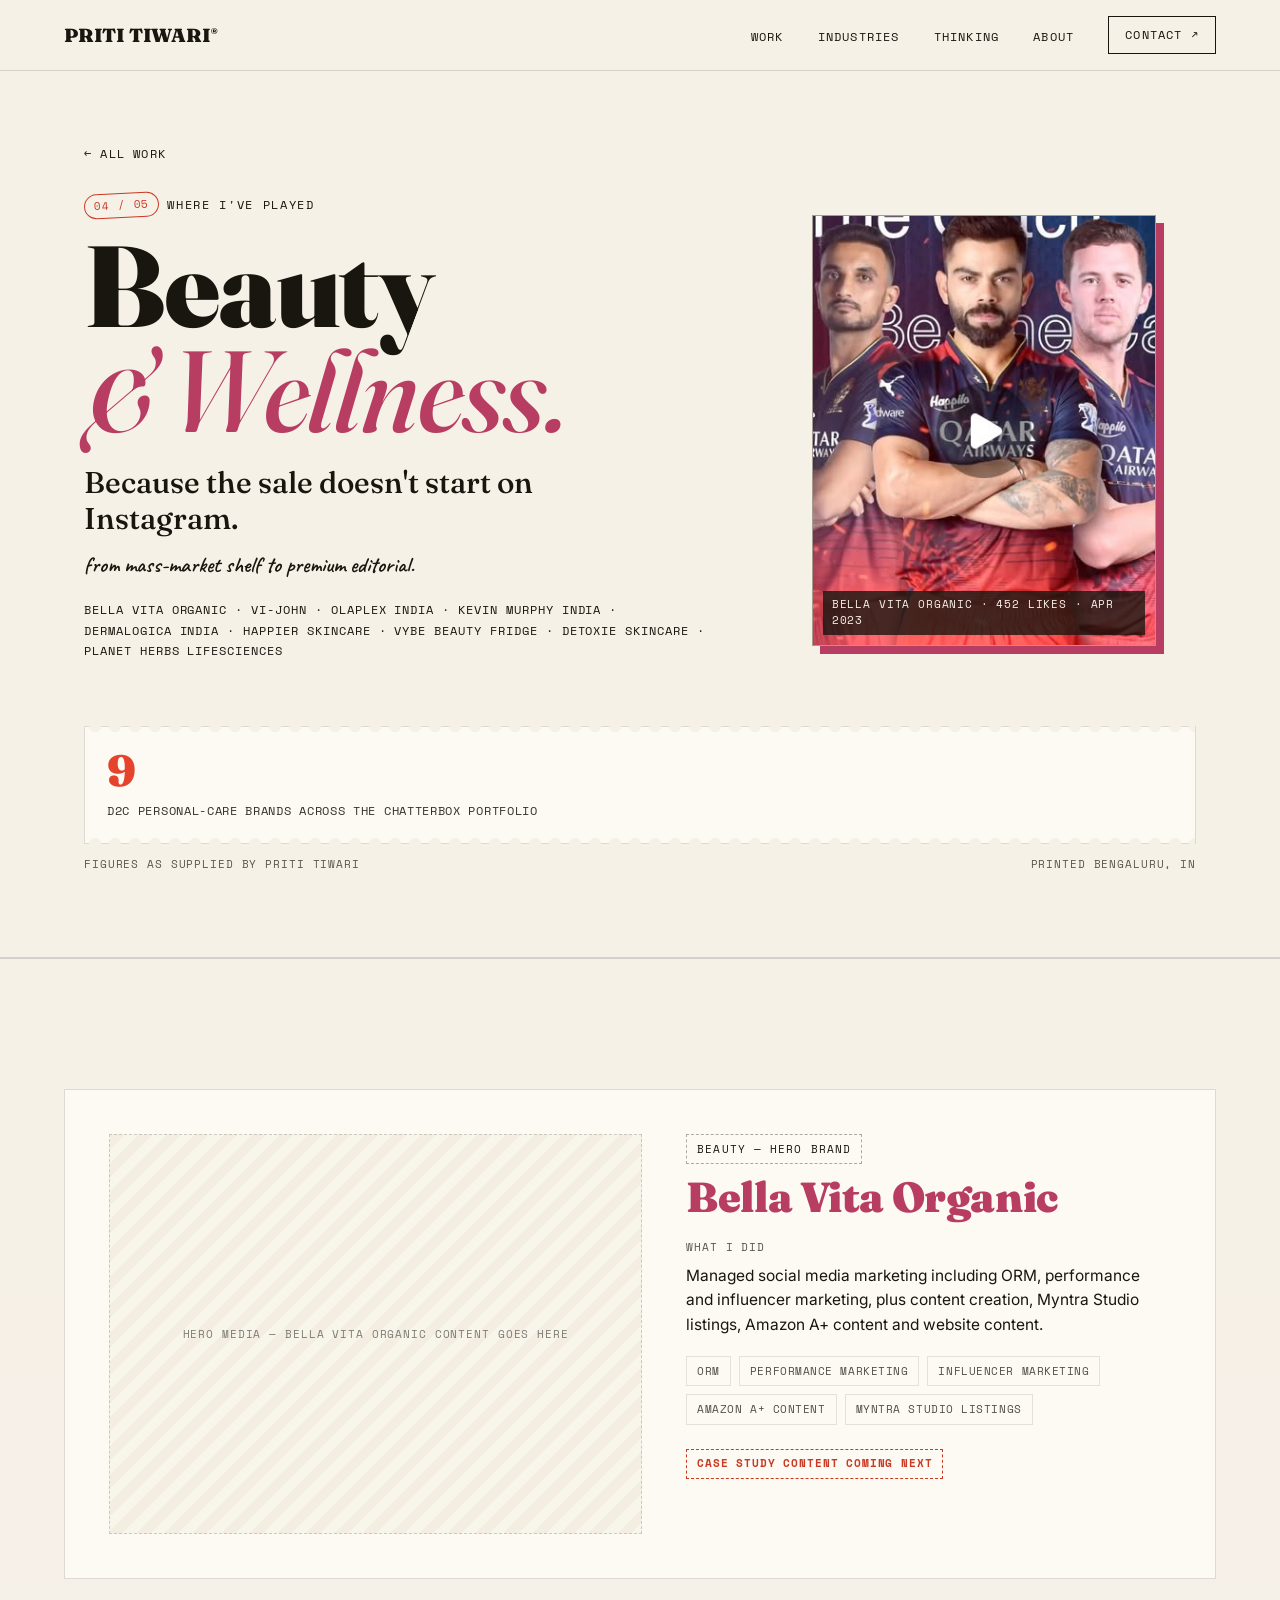
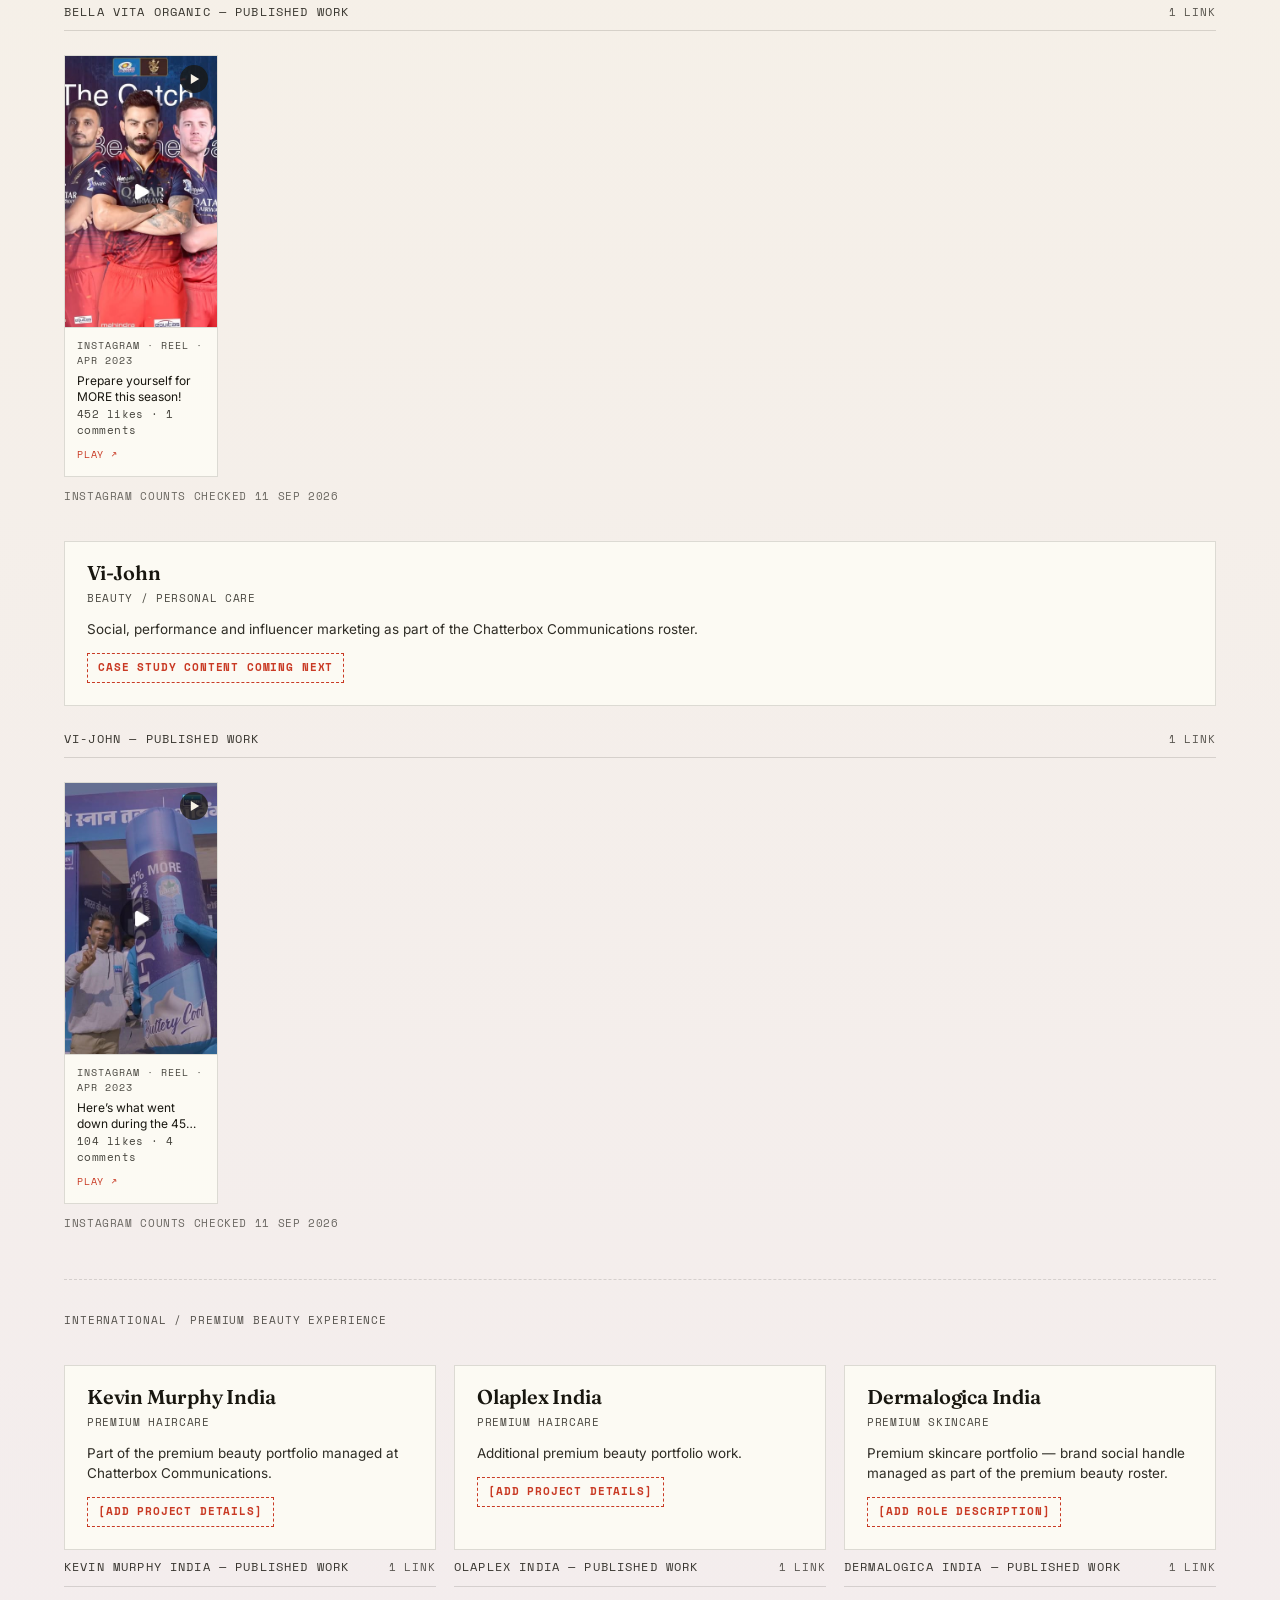
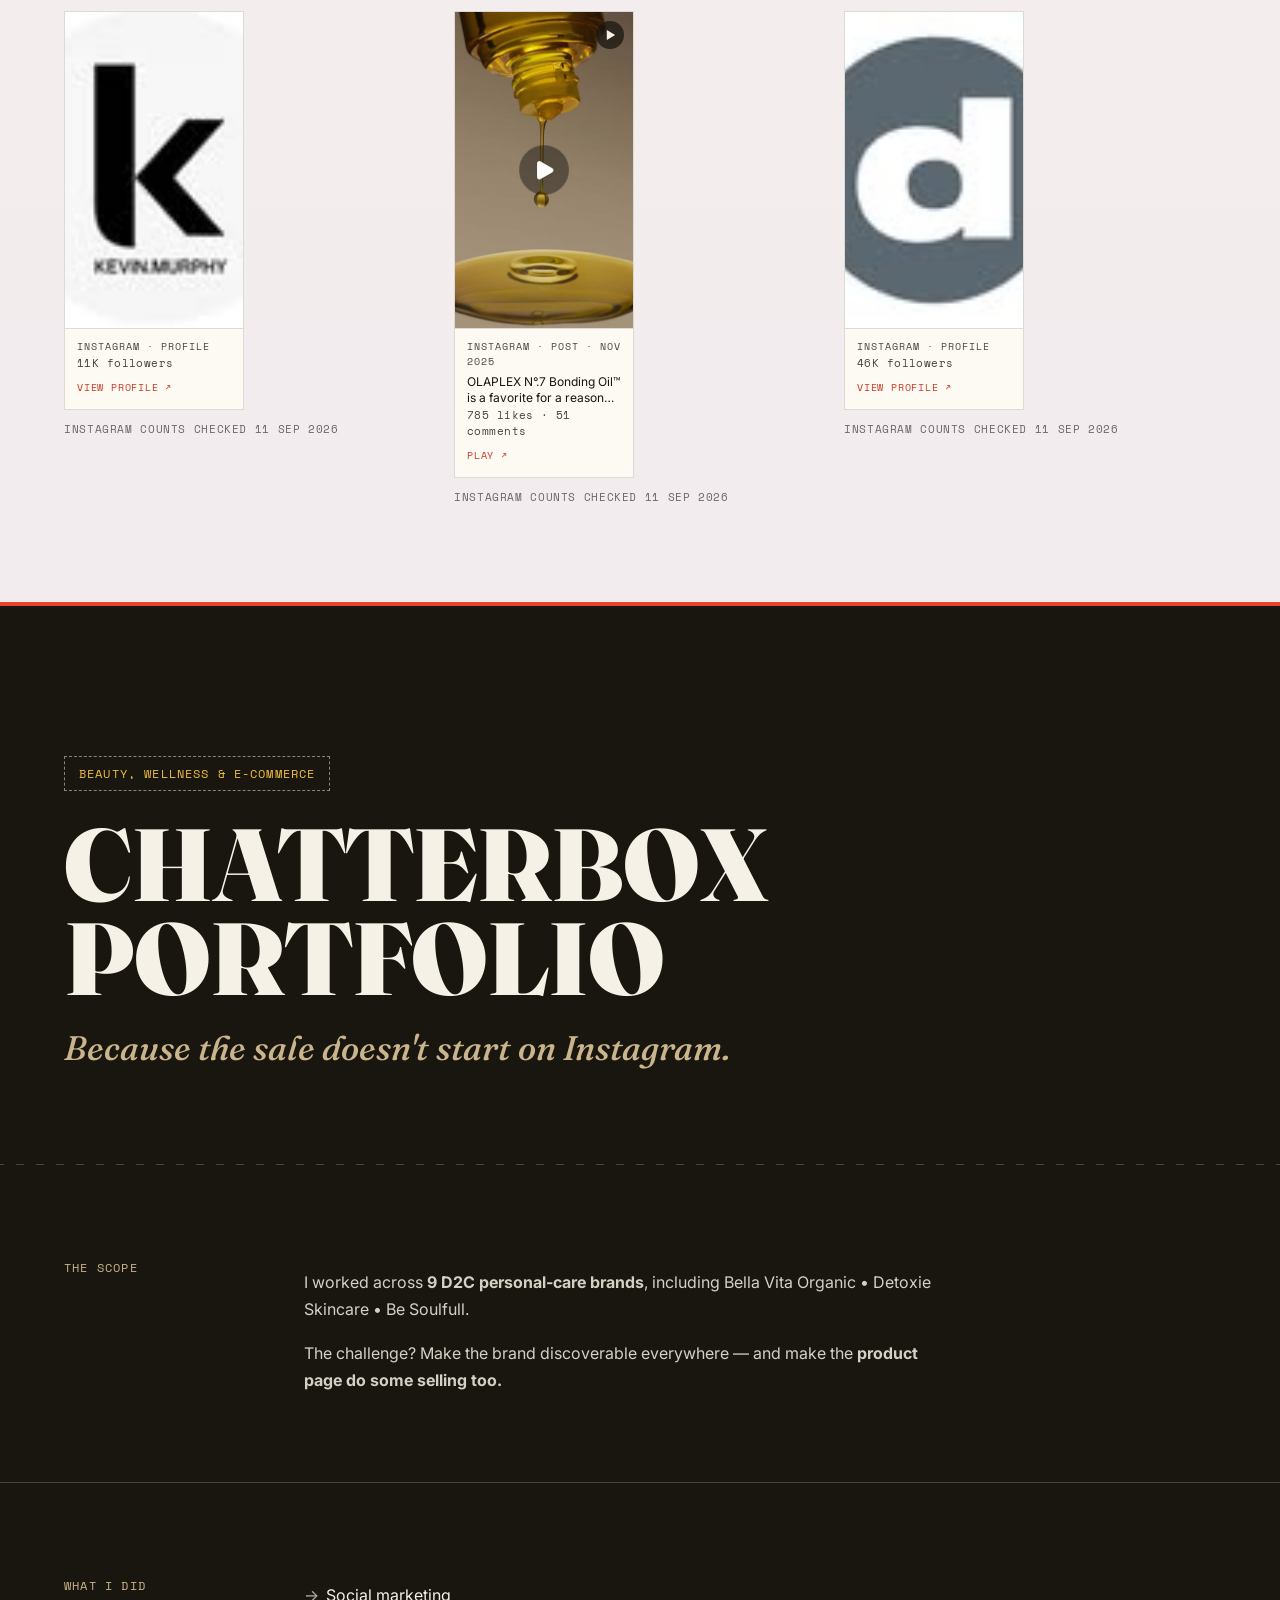
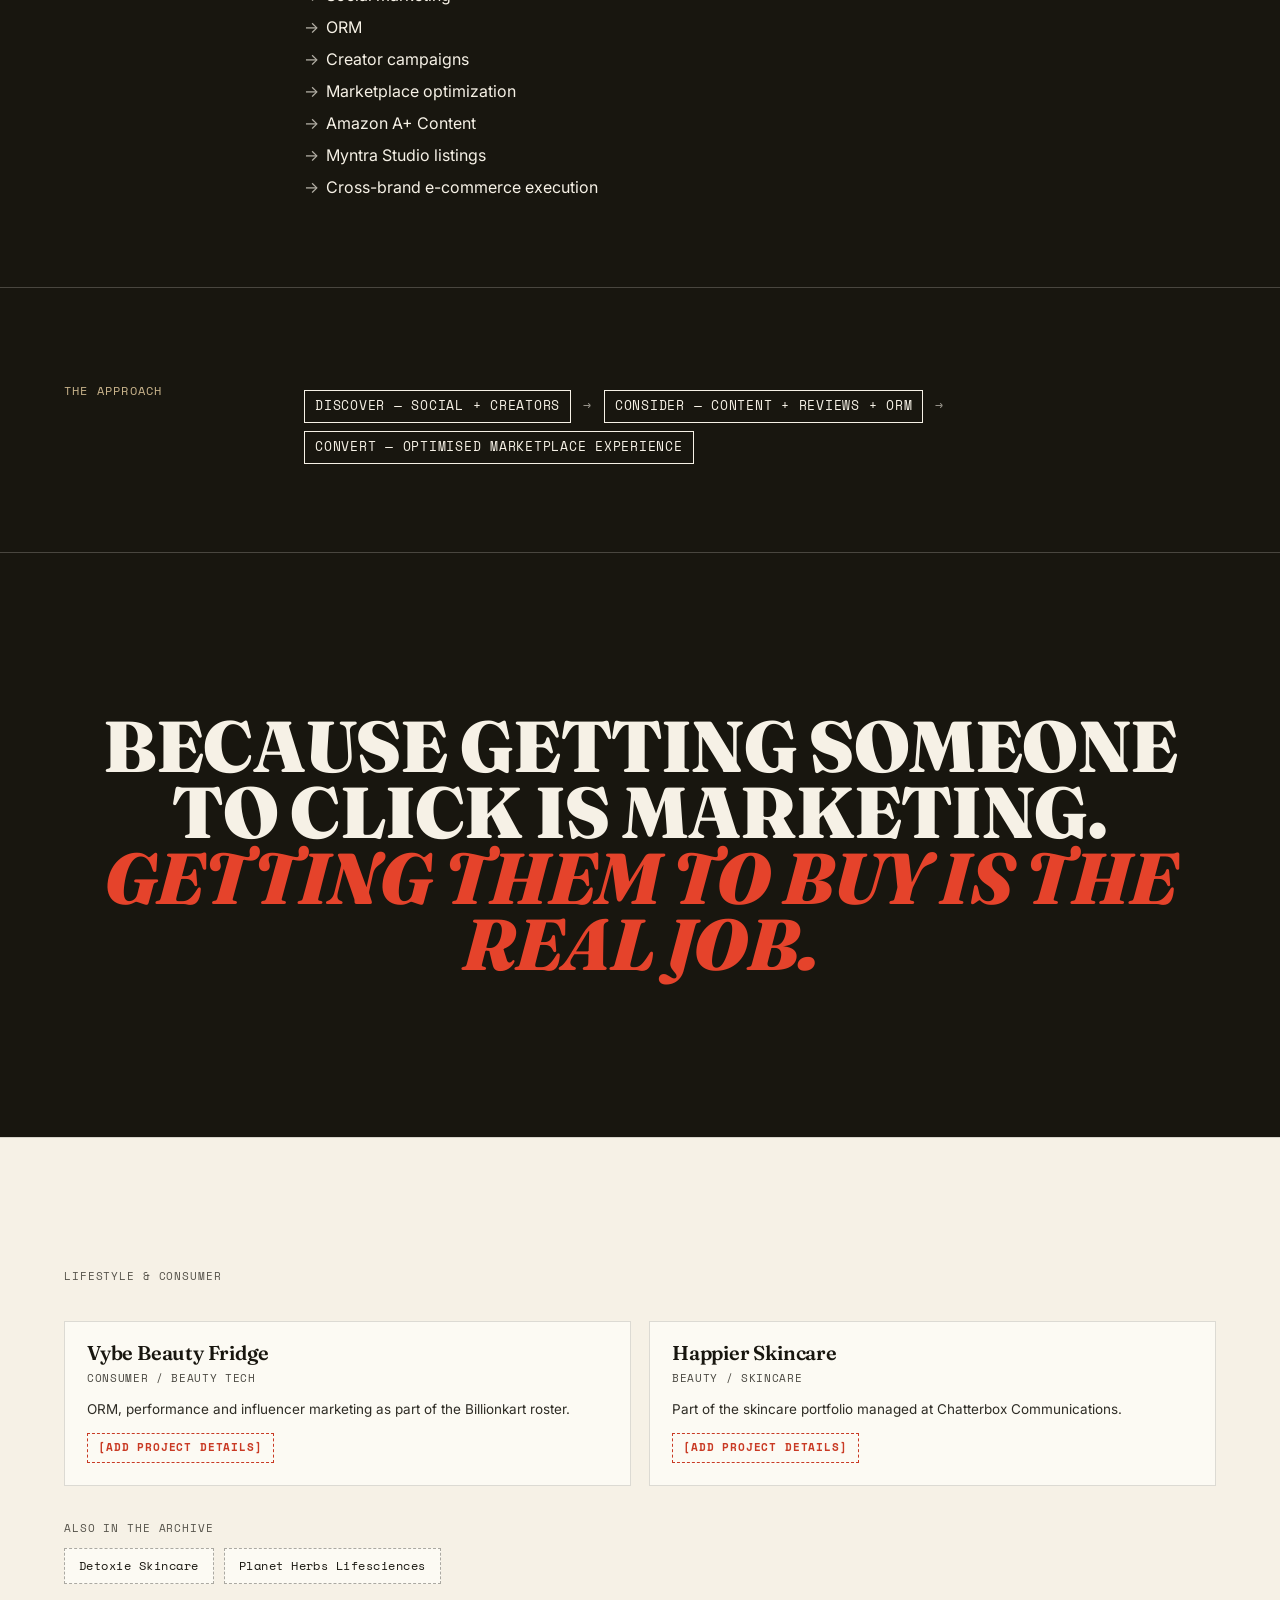
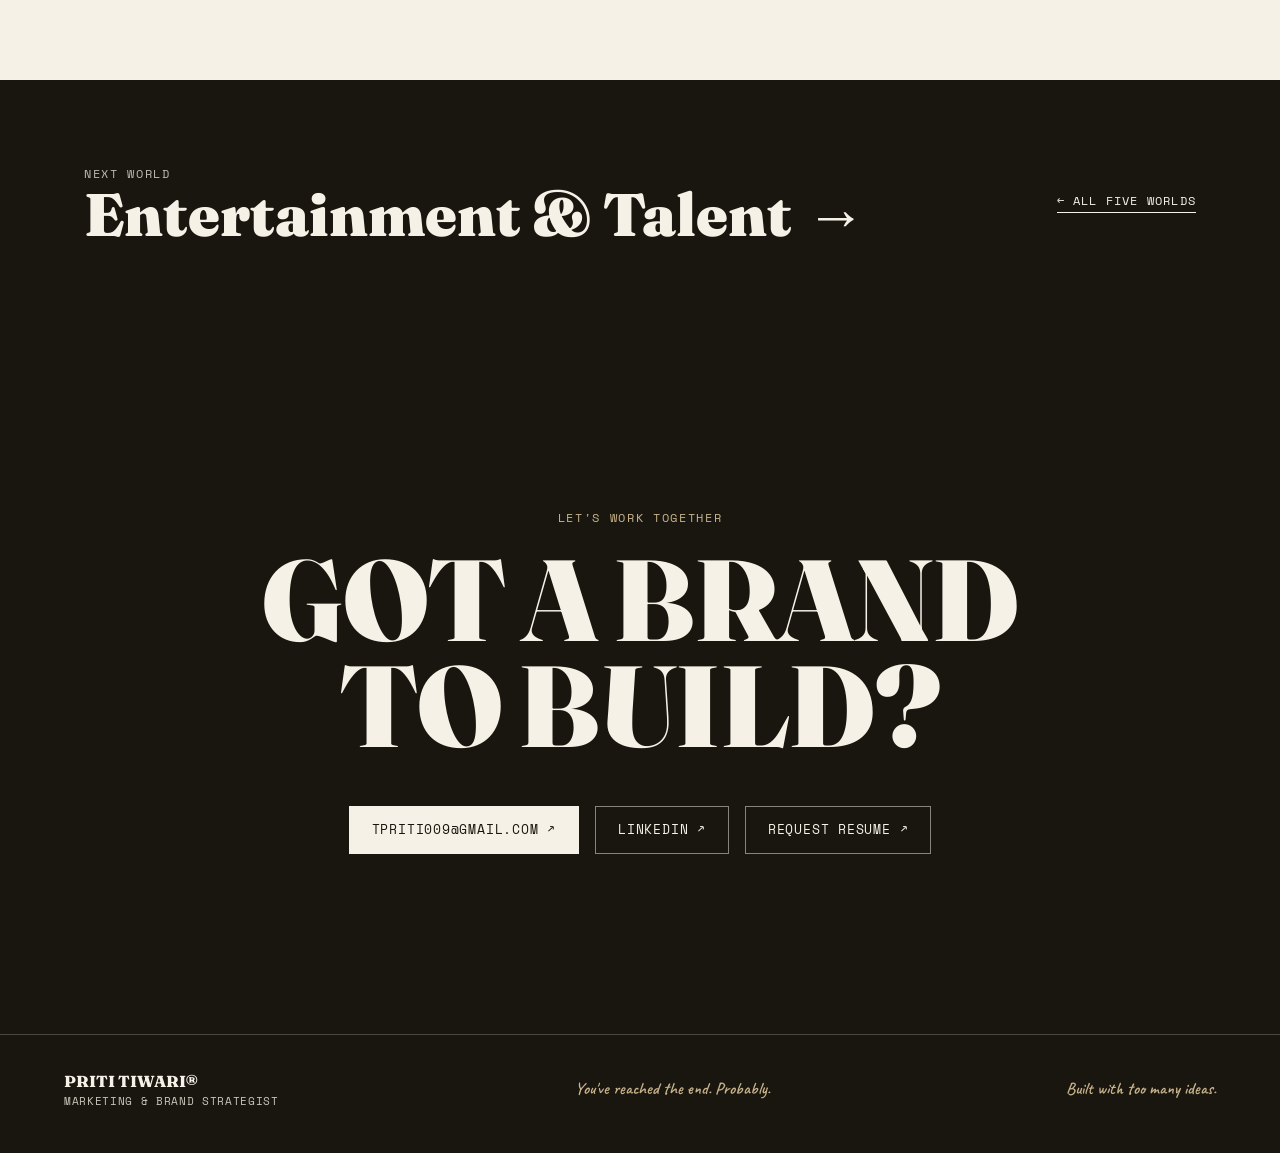
<file: beauty/index.html>
<!DOCTYPE html>
<html lang="en" data-root="../">
<head>
<meta charset="UTF-8">
<meta name="viewport" content="width=device-width, initial-scale=1.0">
<title>Beauty &amp; Wellness — Priti Tiwari, Marketing &amp; Brand Strategist</title>
<meta name="description" content="Because the sale doesn&#x27;t start on Instagram. Bella Vita Organic, Vi-John, Olaplex India, Kevin Murphy India. Selected beauty &amp; wellness work by Priti Tiwari, Marketing &amp; Brand Strategist.">
<link rel="canonical" href="https://wugweb-git.github.io/priti/beauty/">
<meta property="og:type" content="website">
<meta property="og:site_name" content="Priti Tiwari">
<meta property="og:title" content="Beauty &amp; Wellness — Priti Tiwari">
<meta property="og:description" content="Because the sale doesn&#x27;t start on Instagram. Bella Vita Organic, Vi-John, Olaplex India, Kevin Murphy India. Selected beauty &amp; wellness work by Priti Tiwari, Marketing &amp; Brand Strategist.">
<meta property="og:url" content="https://wugweb-git.github.io/priti/beauty/">
<meta property="og:image" content="https://wugweb-git.github.io/priti/assets/og/beauty.png">
<meta property="og:image:width" content="1200">
<meta property="og:image:height" content="630">
<meta property="og:image:alt" content="Beauty &amp; Wellness — selected work by Priti Tiwari">
<meta name="twitter:card" content="summary_large_image">
<meta name="twitter:title" content="Beauty &amp; Wellness — Priti Tiwari">
<meta name="twitter:description" content="Because the sale doesn&#x27;t start on Instagram. Bella Vita Organic, Vi-John, Olaplex India, Kevin Murphy India. Selected beauty &amp; wellness work by Priti Tiwari, Marketing &amp; Brand Strategist.">
<meta name="twitter:image" content="https://wugweb-git.github.io/priti/assets/og/beauty.png">
<link rel="icon" href="data:image/svg+xml,<svg xmlns='http://www.w3.org/2000/svg' viewBox='0 0 32 32'>
<link rel="preconnect" href="https://fonts.googleapis.com">
<link rel="preconnect" href="https://fonts.gstatic.com" crossorigin>
<link href="https://fonts.googleapis.com/css2?family=Fraunces:ital,opsz,wght@0,9..144,300;0,9..144,500;0,9..144,600;0,9..144,900;1,9..144,500;1,9..144,700&family=Inter:wght@400;500;600;700;800&family=Caveat:wght@500;600;700&family=Space+Mono:wght@400;700&display=swap" rel="stylesheet">
<link rel="stylesheet" href="../assets/site.css">
<noscript><style>
/* The reveal animation starts at opacity:0 and is switched on by script. With
   JavaScript disabled nothing ever adds .in-view, so every revealed block —
   the whole page body — stayed invisible. Show it all, unanimated. */
.reveal{opacity:1 !important; transform:none !important;}
</style></noscript>
<script type="application/ld+json">{"@context": "https://schema.org", "@graph": [{"@type": "CollectionPage", "@id": "https://wugweb-git.github.io/priti/beauty/#page", "url": "https://wugweb-git.github.io/priti/beauty/", "name": "Beauty & Wellness — Priti Tiwari, Marketing & Brand Strategist", "description": "Because the sale doesn't start on Instagram. Bella Vita Organic, Vi-John, Olaplex India, Kevin Murphy India. Selected beauty & wellness work by Priti Tiwari, Marketing & Brand Strategist.", "isPartOf": {"@id": "https://wugweb-git.github.io/priti/#website"}, "author": {"@id": "https://wugweb-git.github.io/priti/#priti"}, "primaryImageOfPage": "https://wugweb-git.github.io/priti/assets/og/beauty.png", "about": [{"@type": "Organization", "name": "Bella Vita Organic"}, {"@type": "Organization", "name": "Vi-John"}, {"@type": "Organization", "name": "Olaplex India"}, {"@type": "Organization", "name": "Kevin Murphy India"}, {"@type": "Organization", "name": "Dermalogica India"}, {"@type": "Organization", "name": "Happier Skincare"}, {"@type": "Organization", "name": "Vybe Beauty Fridge"}, {"@type": "Organization", "name": "Detoxie Skincare"}, {"@type": "Organization", "name": "Planet Herbs Lifesciences"}]}, {"@type": "BreadcrumbList", "itemListElement": [{"@type": "ListItem", "position": 1, "name": "Priti Tiwari", "item": "https://wugweb-git.github.io/priti/"}, {"@type": "ListItem", "position": 2, "name": "Beauty & Wellness", "item": "https://wugweb-git.github.io/priti/beauty/"}]}]}</script>
</head>
<body>
<a class="skip-link" href="#main">Skip to content</a>
<!-- CHROME:NAV -->
<nav class="site-nav" aria-label="Primary">
  <div class="nav-inner">
    <a href="../" class="nav-logo">PRITI TIWARI<sup>®</sup></a>
    <ul class="nav-links">
      <li><a href="../#niches">Work</a></li>
      <li><a href="../#industries">Industries</a></li>
      <li><a href="../#thinking">Thinking</a></li>
      <li><a href="../#about">About</a></li>
      <li class="nav-cta"><a href="#contact" class="btn ghost" style="padding:9px 16px;">Contact ↗</a></li>
    </ul>
    <button class="nav-burger" id="burgerBtn" aria-label="Open menu" aria-expanded="false">
      <span></span><span></span><span></span>
    </button>
  </div>
</nav>

<div class="mobile-menu" id="mobileMenu">
  <a href="../#niches">Work</a>
  <a href="../#industries">Industries</a>
  <a href="../#thinking">Thinking</a>
  <a href="../#about">About</a>
  <a href="#contact">Contact</a>
  <div class="mm-foot">tpriti009@gmail.com — Bengaluru</div>
</div>
<!-- /CHROME:NAV -->
<main id="main">
<header class="niche-hero nh-beauty"><div class="nh-inner"><a class="nh-back" href="../#niches">← All work</a><div class="nh-grid"><div><span class="eyebrow reveal"><span class="stamp">04 / 05</span> Where I've Played</span><h1 class="display nh-title reveal">Beauty<br><span class="accent">&amp; Wellness.</span></h1><p class="nh-thesis reveal">Because the sale doesn't start on Instagram.</p><p class="hand reveal" style="font-size:22px; margin-top:12px;">from mass-market shelf to premium editorial.</p><p class="nh-brands reveal">Bella Vita Organic · Vi-John · Olaplex India · Kevin Murphy India · Dermalogica India · Happier Skincare · Vybe Beauty Fridge · Detoxie Skincare · Planet Herbs Lifesciences</p></div><figure class="nh-cover reveal"><img src="../assets/thumbs/ig-CqftBD_jhPH.jpg" alt="Bella Vita Organic — Prepare yourself for MORE this season!" loading="lazy" decoding="async" width="640" height="800"><figcaption>Bella Vita Organic · 452 likes · Apr 2023</figcaption></figure></div><div class="receipt-strip perf-top perf-bottom nh-receipts reveal"><div class="nh-cells"><div class="nh-cell"><div class="receipt-num">9</div><div class="receipt-label">D2C personal-care brands across the Chatterbox portfolio</div></div></div></div><div class="nh-foot"><span>figures as supplied by Priti Tiwari</span><span>printed Bengaluru, IN</span></div></div></header>
<section class="industry-block ind-beauty" id="ind-beauty">
  
  <div class="industry-body">
    <div class="brand-feature reveal">
      <div class="bf-media">Hero media — Bella Vita Organic content goes here</div>
      <div>
        <div class="bf-eyebrow"><span class="ticket-tag">Beauty — Hero Brand</span></div>
        <div class="bf-title display">Bella Vita Organic</div>
        <div class="bf-why-label">What I did</div>
        <p class="bf-why">Managed social media marketing including ORM, performance and influencer marketing, plus content creation, Myntra Studio listings, Amazon A+ content and website content.</p>
        <div class="bf-did"><span>ORM</span><span>Performance Marketing</span><span>Influencer Marketing</span><span>Amazon A+ Content</span><span>Myntra Studio Listings</span></div>
        <div class="bf-links"><span class="coming-next">Case study content coming next</span></div>
      </div>
    </div>

    <div class="media-block reveal" data-media="beauty" data-brand="Bella Vita Organic" data-label="Bella Vita Organic — Published Work" style="margin-top:24px;"><div class="media-block-head"><span class="media-block-title">Bella Vita Organic — Published Work</span><span class="media-block-count">1 link</span></div><div class="media-grid"><a class="m-card" data-ratio="9/16" data-open="bellavita-01" href="https://www.instagram.com/reel/CqftBD_jhPH/" target="_blank" rel="noopener"><div class="m-shot"><img src="../assets/thumbs/ig-CqftBD_jhPH.jpg" alt="Prepare yourself for MORE this season!" loading="lazy" decoding="async" width="640" height="800"><span class="m-play"><svg viewBox="0 0 10 12" aria-hidden="true"><path d="M0 0l10 6-10 6z"/></svg></span></div><div class="m-foot"><div class="m-kind">Instagram · reel · Apr 2023</div><div class="m-title">Prepare yourself for MORE this season!</div><div class="m-stats">452 likes · 1 comments</div><span class="m-open">Play ↗</span></div></a></div><p class="media-note">Instagram counts checked 11 Sep 2026</p></div>

    <div class="brand-row reveal">
      <div class="brand-card">
        <div class="bc-name display">Vi-John</div>
        <div class="bc-role">Beauty / Personal Care</div>
        <p class="bc-note">Social, performance and influencer marketing as part of the Chatterbox Communications roster.</p>
        <div class="bc-status"><span class="coming-next">Case study content coming next</span></div>
      </div>
    </div>

    <div class="media-block reveal" data-media="beauty" data-brand="Vi-John" data-label="Vi-John — Published Work" style="margin-top:24px;"><div class="media-block-head"><span class="media-block-title">Vi-John — Published Work</span><span class="media-block-count">1 link</span></div><div class="media-grid"><a class="m-card" data-ratio="9/16" data-open="vijohn-01" href="https://www.instagram.com/reel/CqzlzneoSPE/" target="_blank" rel="noopener"><div class="m-shot"><img src="../assets/thumbs/ig-CqzlzneoSPE.jpg" alt="Here’s what went down during the 45 days of rituals, snaans, and grooming!" loading="lazy" decoding="async" width="640" height="800"><span class="m-play"><svg viewBox="0 0 10 12" aria-hidden="true"><path d="M0 0l10 6-10 6z"/></svg></span></div><div class="m-foot"><div class="m-kind">Instagram · reel · Apr 2023</div><div class="m-title">Here’s what went down during the 45 days of rituals, snaans, and grooming!</div><div class="m-stats">104 likes · 4 comments</div><span class="m-open">Play ↗</span></div></a></div><p class="media-note">Instagram counts checked 11 Sep 2026</p></div>

    <div class="other-brands reveal" style="margin-top:48px; padding-top:32px; border-top:1px dashed var(--line);">
      <div class="ob-label">International / Premium Beauty Experience</div>
      <div class="brand-row">
        <div class="brand-card">
          <div class="bc-name display">Kevin Murphy India</div>
          <div class="bc-role">Premium Haircare</div>
          <p class="bc-note">Part of the premium beauty portfolio managed at Chatterbox Communications.</p>
          <div class="bc-status"><span class="coming-next">[Add project details]</span></div>
        </div>
        <div class="brand-card">
          <div class="bc-name display">Olaplex India</div>
          <div class="bc-role">Premium Haircare</div>
          <p class="bc-note">Additional premium beauty portfolio work.</p>
          <div class="bc-status"><span class="coming-next">[Add project details]</span></div>
        </div>
        <div class="brand-card">
          <div class="bc-name display">Dermalogica India</div>
          <div class="bc-role">Premium Skincare</div>
          <p class="bc-note">Premium skincare portfolio — brand social handle managed as part of the premium beauty roster.</p>
          <div class="bc-status"><span class="coming-next">[Add role description]</span></div>
        </div>
      </div>
    </div>

    
      <div class="premium-work-row">
        <div class="media-block reveal" data-media="beauty" data-brand="Kevin Murphy India" data-label="Kevin Murphy India — Published Work" style="margin-top:24px;"><div class="media-block-head"><span class="media-block-title">Kevin Murphy India — Published Work</span><span class="media-block-count">1 link</span></div><div class="media-grid"><a class="m-card" data-ratio="9/16" href="https://www.instagram.com/kevin.murphy_india" target="_blank" rel="noopener"><div class="m-shot"><img src="../assets/thumbs/ig-kevin.murphy_india.jpg" alt="Kevin Murphy India — Instagram profile" loading="lazy" decoding="async" width="640" height="800"></div><div class="m-foot"><div class="m-kind">Instagram · profile</div><div class="m-stats">11K followers</div><span class="m-open">View profile ↗</span></div></a></div><p class="media-note">Instagram counts checked 11 Sep 2026</p></div>
        <div class="media-block reveal" data-media="beauty" data-brand="Olaplex India" data-label="Olaplex India — Published Work" style="margin-top:24px;"><div class="media-block-head"><span class="media-block-title">Olaplex India — Published Work</span><span class="media-block-count">1 link</span></div><div class="media-grid"><a class="m-card" data-ratio="9/16" data-open="olaplex-01" href="https://www.instagram.com/p/DQjTwYdlcFy/" target="_blank" rel="noopener"><div class="m-shot"><img src="../assets/thumbs/ig-DQjTwYdlcFy.jpg" alt="OLAPLEX N°.7 Bonding Oil™ is a favorite for a reason and we have the receipts to…" loading="lazy" decoding="async" width="640" height="800"><span class="m-play"><svg viewBox="0 0 10 12" aria-hidden="true"><path d="M0 0l10 6-10 6z"/></svg></span></div><div class="m-foot"><div class="m-kind">Instagram · post · Nov 2025</div><div class="m-title">OLAPLEX N°.7 Bonding Oil™ is a favorite for a reason and we have the receipts to…</div><div class="m-stats">785 likes · 51 comments</div><span class="m-open">Play ↗</span></div></a></div><p class="media-note">Instagram counts checked 11 Sep 2026</p></div>
        <div class="media-block reveal" data-media="beauty" data-brand="Dermalogica India" data-label="Dermalogica India — Published Work" style="margin-top:24px;"><div class="media-block-head"><span class="media-block-title">Dermalogica India — Published Work</span><span class="media-block-count">1 link</span></div><div class="media-grid"><a class="m-card" data-ratio="9/16" href="https://www.instagram.com/dermalogicain" target="_blank" rel="noopener"><div class="m-shot"><img src="../assets/thumbs/ig-dermalogicain.jpg" alt="Dermalogica India — Instagram profile" loading="lazy" decoding="async" width="640" height="800"></div><div class="m-foot"><div class="m-kind">Instagram · profile</div><div class="m-stats">46K followers</div><span class="m-open">View profile ↗</span></div></a></div><p class="media-note">Instagram counts checked 11 Sep 2026</p></div>
      </div>

      
      
  </div>
</section>
<section class="case-study story" id="story-chatterbox"><div class="cs-hero"><div class="cs-hero-inner"><span class="cs-tag reveal">Beauty, wellness &amp; e-commerce</span><h2 class="cs-title display reveal">CHATTERBOX PORTFOLIO</h2><p class="cs-subtitle reveal">Because the sale doesn't start on Instagram.</p></div></div><div class="cs-block perf-top on-charcoal"><div class="cs-block-inner reveal"><span class="cs-label">The scope</span><div class="cs-content"><p>I worked across <strong>9 D2C personal-care brands</strong>, including Bella Vita Organic • Detoxie Skincare • Be Soulfull.</p><p>The challenge? Make the brand discoverable everywhere — and make the <strong>product page do some selling too.</strong></p></div></div></div><div class="cs-block"><div class="cs-block-inner reveal"><span class="cs-label">What I did</span><div class="cs-content"><ul class="story-list"><li>Social marketing</li><li>ORM</li><li>Creator campaigns</li><li>Marketplace optimization</li><li>Amazon A+ Content</li><li>Myntra Studio listings</li><li>Cross-brand e-commerce execution</li></ul></div></div></div><div class="cs-block"><div class="cs-block-inner reveal"><span class="cs-label">The approach</span><div class="cs-content"><div class="story-steps"><span class="step">Discover — social + creators</span><span class="arr" aria-hidden="true">→</span><span class="step">Consider — content + reviews + ORM</span><span class="arr" aria-hidden="true">→</span><span class="step">Convert — optimised marketplace experience</span></div></div></div></div><div class="cs-takeaway reveal"><p class="display">BECAUSE GETTING SOMEONE TO CLICK IS MARKETING.<br><span class="hi">GETTING THEM TO BUY IS THE REAL JOB.</span></p></div></section>
<section class="industry-block roster-block"><div class="industry-body"><div class="other-brands reveal"><div class="ob-label">Lifestyle &amp; Consumer</div><div class="brand-row"><div class="brand-card">
        <div class="bc-name display">Vybe Beauty Fridge</div>
        <div class="bc-role">Consumer / Beauty Tech</div>
        <p class="bc-note">ORM, performance and influencer marketing as part of the Billionkart roster.</p>
        <div class="bc-status"><span class="coming-next">[Add project details]</span></div>
      </div><div class="brand-card">
        <div class="bc-name display">Happier Skincare</div>
        <div class="bc-role">Beauty / Skincare</div>
        <p class="bc-note">Part of the skincare portfolio managed at Chatterbox Communications.</p>
        <div class="bc-status"><span class="coming-next">[Add project details]</span></div>
      </div></div></div><div class="other-brands reveal"><div class="ob-label">Also in the archive</div><div class="chip-row"><span class="chip">Detoxie Skincare</span><span class="chip">Planet Herbs Lifesciences</span></div></div></div></section>
<section class="next-niche" aria-label="Next niche"><div class="next-inner"><div><span class="eyebrow">Next world</span><br><a class="next-link" href="../entertainment/">Entertainment &amp; Talent <span aria-hidden="true">→</span></a></div><a class="next-all" href="../#niches">← All five worlds</a></div></section>
<section class="contact" id="contact">
  <div class="contact-inner">
    <span class="eyebrow reveal" style="color:var(--sand);">Let's Work Together</span>
    <h2 class="display reveal" style="margin-top:18px;">GOT A BRAND<br>TO BUILD?</h2>
    <div class="contact-links reveal">
      <a href="mailto:tpriti009@gmail.com" class="btn on-charcoal">tpriti009@gmail.com ↗</a>
      <a href="https://www.linkedin.com/in/prititiwari18" target="_blank" rel="noopener" class="btn on-charcoal ghost">LinkedIn ↗</a>
      <a href="mailto:tpriti009@gmail.com?subject=Resume%20Request" class="btn on-charcoal ghost">Request resume ↗</a>
    </div>
  </div>
</section>
</main>
<!-- CHROME:FOOTER -->
<footer>
  <div class="footer-inner">
    <div>
      <div class="footer-logo">PRITI TIWARI®</div>
      <div class="footer-role">Marketing &amp; Brand Strategist</div>
    </div>
    <div class="footer-note hand">You've reached the end. Probably.</div>
    <div class="footer-note hand">Built with too many ideas.</div>
  </div>
</footer>
<!-- /CHROME:FOOTER -->
<!-- CHROME:LB -->
<div class="lb" id="lb" role="dialog" aria-modal="true" aria-label="Media viewer">
  <div class="lb-inner">
    <div class="lb-bar">
      <span class="lb-brand" id="lbBrand"></span>
      <button class="lb-close" type="button" data-lb-close>Close ✕</button>
    </div>
    <div class="lb-frame" id="lbFrame"></div>
    <a class="lb-out" id="lbOut" href="https://www.instagram.com/" target="_blank" rel="noopener">Open original ↗</a>
  </div>
</div>
<!-- /CHROME:LB -->
<script src="../assets/media.js"></script>
<script src="../assets/site.js"></script>
</body>
</html>
</file>
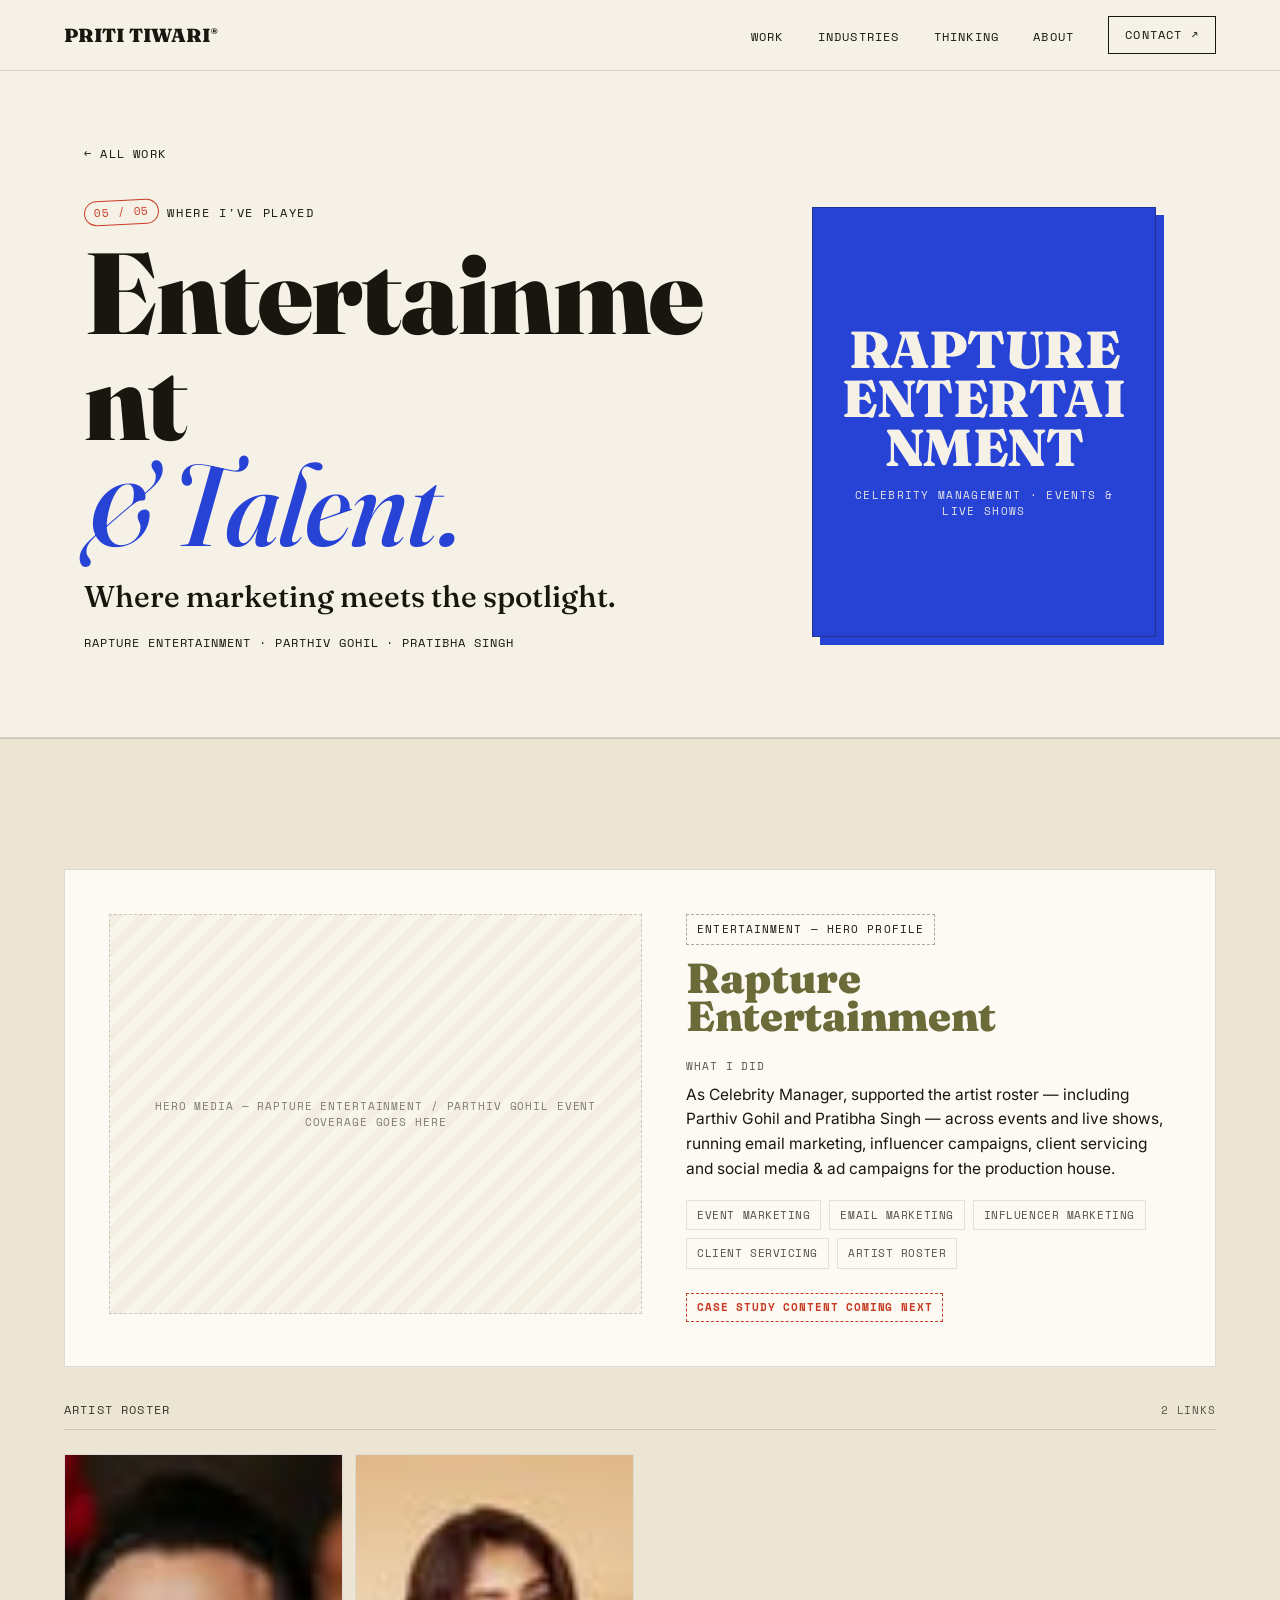
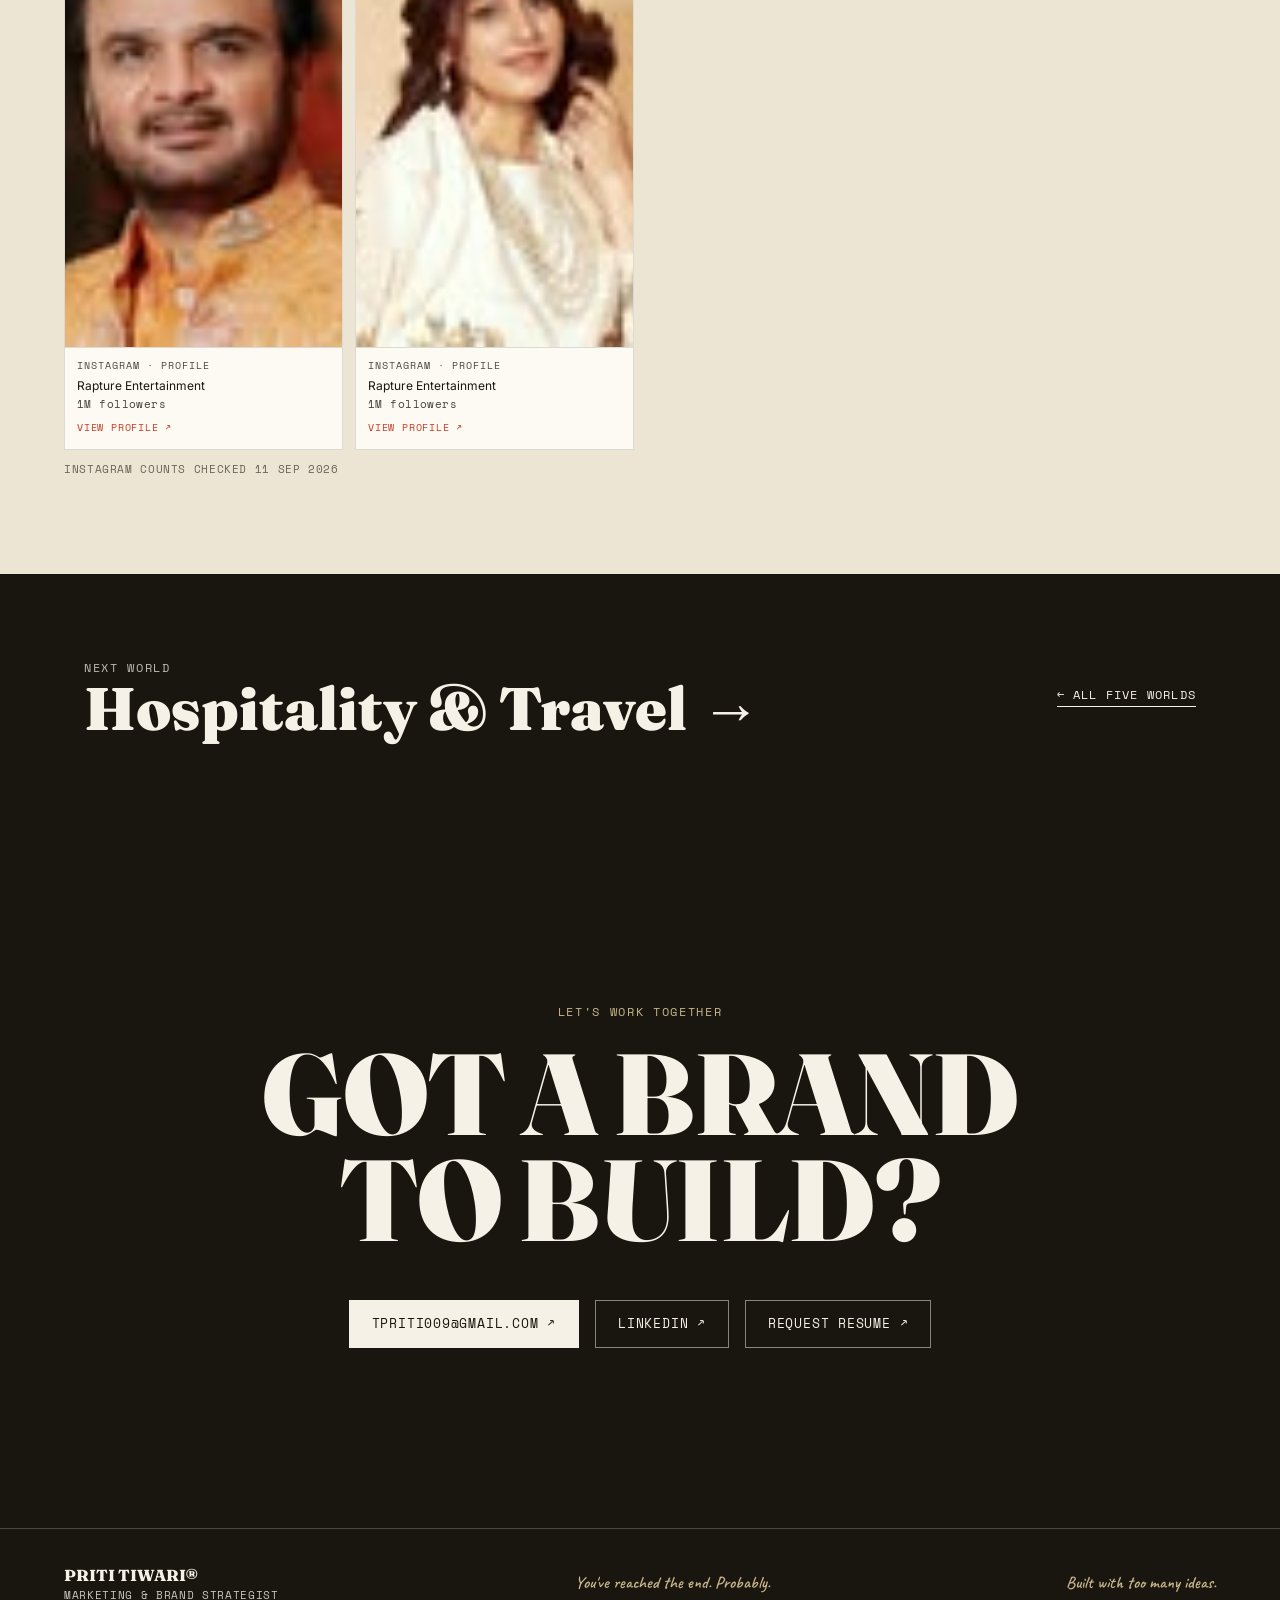
<file: entertainment/index.html>
<!DOCTYPE html>
<html lang="en" data-root="../">
<head>
<meta charset="UTF-8">
<meta name="viewport" content="width=device-width, initial-scale=1.0">
<title>Entertainment &amp; Talent — Priti Tiwari, Marketing &amp; Brand Strategist</title>
<meta name="description" content="Where marketing meets the spotlight. Rapture Entertainment, Parthiv Gohil, Pratibha Singh. Selected entertainment &amp; talent work by Priti Tiwari, Marketing &amp; Brand Strategist.">
<link rel="canonical" href="https://wugweb-git.github.io/priti/entertainment/">
<meta property="og:type" content="website">
<meta property="og:site_name" content="Priti Tiwari">
<meta property="og:title" content="Entertainment &amp; Talent — Priti Tiwari">
<meta property="og:description" content="Where marketing meets the spotlight. Rapture Entertainment, Parthiv Gohil, Pratibha Singh. Selected entertainment &amp; talent work by Priti Tiwari, Marketing &amp; Brand Strategist.">
<meta property="og:url" content="https://wugweb-git.github.io/priti/entertainment/">
<meta property="og:image" content="https://wugweb-git.github.io/priti/assets/og/entertainment.png">
<meta property="og:image:width" content="1200">
<meta property="og:image:height" content="630">
<meta property="og:image:alt" content="Entertainment &amp; Talent — selected work by Priti Tiwari">
<meta name="twitter:card" content="summary_large_image">
<meta name="twitter:title" content="Entertainment &amp; Talent — Priti Tiwari">
<meta name="twitter:description" content="Where marketing meets the spotlight. Rapture Entertainment, Parthiv Gohil, Pratibha Singh. Selected entertainment &amp; talent work by Priti Tiwari, Marketing &amp; Brand Strategist.">
<meta name="twitter:image" content="https://wugweb-git.github.io/priti/assets/og/entertainment.png">
<link rel="icon" href="data:image/svg+xml,<svg xmlns='http://www.w3.org/2000/svg' viewBox='0 0 32 32'>
<link rel="preconnect" href="https://fonts.googleapis.com">
<link rel="preconnect" href="https://fonts.gstatic.com" crossorigin>
<link href="https://fonts.googleapis.com/css2?family=Fraunces:ital,opsz,wght@0,9..144,300;0,9..144,500;0,9..144,600;0,9..144,900;1,9..144,500;1,9..144,700&family=Inter:wght@400;500;600;700;800&family=Caveat:wght@500;600;700&family=Space+Mono:wght@400;700&display=swap" rel="stylesheet">
<link rel="stylesheet" href="../assets/site.css">
<noscript><style>
/* The reveal animation starts at opacity:0 and is switched on by script. With
   JavaScript disabled nothing ever adds .in-view, so every revealed block —
   the whole page body — stayed invisible. Show it all, unanimated. */
.reveal{opacity:1 !important; transform:none !important;}
</style></noscript>
<script type="application/ld+json">{"@context": "https://schema.org", "@graph": [{"@type": "CollectionPage", "@id": "https://wugweb-git.github.io/priti/entertainment/#page", "url": "https://wugweb-git.github.io/priti/entertainment/", "name": "Entertainment & Talent — Priti Tiwari, Marketing & Brand Strategist", "description": "Where marketing meets the spotlight. Rapture Entertainment, Parthiv Gohil, Pratibha Singh. Selected entertainment & talent work by Priti Tiwari, Marketing & Brand Strategist.", "isPartOf": {"@id": "https://wugweb-git.github.io/priti/#website"}, "author": {"@id": "https://wugweb-git.github.io/priti/#priti"}, "primaryImageOfPage": "https://wugweb-git.github.io/priti/assets/og/entertainment.png", "about": [{"@type": "Organization", "name": "Rapture Entertainment"}, {"@type": "Organization", "name": "Parthiv Gohil"}, {"@type": "Organization", "name": "Pratibha Singh"}]}, {"@type": "BreadcrumbList", "itemListElement": [{"@type": "ListItem", "position": 1, "name": "Priti Tiwari", "item": "https://wugweb-git.github.io/priti/"}, {"@type": "ListItem", "position": 2, "name": "Entertainment & Talent", "item": "https://wugweb-git.github.io/priti/entertainment/"}]}]}</script>
</head>
<body>
<a class="skip-link" href="#main">Skip to content</a>
<!-- CHROME:NAV -->
<nav class="site-nav" aria-label="Primary">
  <div class="nav-inner">
    <a href="../" class="nav-logo">PRITI TIWARI<sup>®</sup></a>
    <ul class="nav-links">
      <li><a href="../#niches">Work</a></li>
      <li><a href="../#industries">Industries</a></li>
      <li><a href="../#thinking">Thinking</a></li>
      <li><a href="../#about">About</a></li>
      <li class="nav-cta"><a href="#contact" class="btn ghost" style="padding:9px 16px;">Contact ↗</a></li>
    </ul>
    <button class="nav-burger" id="burgerBtn" aria-label="Open menu" aria-expanded="false">
      <span></span><span></span><span></span>
    </button>
  </div>
</nav>

<div class="mobile-menu" id="mobileMenu">
  <a href="../#niches">Work</a>
  <a href="../#industries">Industries</a>
  <a href="../#thinking">Thinking</a>
  <a href="../#about">About</a>
  <a href="#contact">Contact</a>
  <div class="mm-foot">tpriti009@gmail.com — Bengaluru</div>
</div>
<!-- /CHROME:NAV -->
<main id="main">
<header class="niche-hero nh-ent"><div class="nh-inner"><a class="nh-back" href="../#niches">← All work</a><div class="nh-grid"><div><span class="eyebrow reveal"><span class="stamp">05 / 05</span> Where I've Played</span><h1 class="display nh-title reveal">Entertainment<br><span class="accent">&amp; Talent.</span></h1><p class="nh-thesis reveal">Where marketing meets the spotlight.</p><p class="nh-brands reveal">Rapture Entertainment · Parthiv Gohil · Pratibha Singh</p></div><figure class="nh-cover nh-cover-type reveal"><span class="t">Rapture<br>Entertainment</span><span class="s">Celebrity management · events &amp; live shows</span></figure></div></div></header>
<section class="industry-block ind-culture" id="ind-culture">
  
  <div class="industry-body">
    <div class="brand-feature reveal">
      <div class="bf-media">Hero media — Rapture Entertainment / Parthiv Gohil event coverage goes here</div>
      <div>
        <div class="bf-eyebrow"><span class="ticket-tag">Entertainment — Hero Profile</span></div>
        <div class="bf-title display">Rapture Entertainment</div>
        <div class="bf-why-label">What I did</div>
        <p class="bf-why">As Celebrity Manager, supported the artist roster — including Parthiv Gohil and Pratibha Singh — across events and live shows, running email marketing, influencer campaigns, client servicing and social media &amp; ad campaigns for the production house.</p>
        <div class="bf-did"><span>Event Marketing</span><span>Email Marketing</span><span>Influencer Marketing</span><span>Client Servicing</span><span>Artist Roster</span></div>
        <div class="bf-links"><span class="coming-next">Case study content coming next</span></div>
      </div>
    </div>

    <div class="media-block reveal" data-media="rapture" data-label="Artist Roster" data-wide="1" data-showbrand="1" ><div class="media-block-head"><span class="media-block-title">Artist Roster</span><span class="media-block-count">2 links</span></div><div class="media-grid wide"><a class="m-card" data-ratio="9/16" href="https://www.instagram.com/parthivgohil9" target="_blank" rel="noopener"><div class="m-shot"><img src="../assets/thumbs/ig-parthivgohil9.jpg" alt="Rapture Entertainment — Instagram profile" loading="lazy" decoding="async" width="640" height="800"></div><div class="m-foot"><div class="m-kind">Instagram · profile</div><div class="m-title">Rapture Entertainment</div><div class="m-stats">1M followers</div><span class="m-open">View profile ↗</span></div></a><a class="m-card" data-ratio="9/16" href="https://www.instagram.com/iampratibhasingh" target="_blank" rel="noopener"><div class="m-shot"><img src="../assets/thumbs/ig-iampratibhasingh.jpg" alt="Rapture Entertainment — Instagram profile" loading="lazy" decoding="async" width="640" height="800"></div><div class="m-foot"><div class="m-kind">Instagram · profile</div><div class="m-title">Rapture Entertainment</div><div class="m-stats">1M followers</div><span class="m-open">View profile ↗</span></div></a></div><p class="media-note">Instagram counts checked 11 Sep 2026</p></div>
  </div>
</section>
<section class="next-niche" aria-label="Next niche"><div class="next-inner"><div><span class="eyebrow">Next world</span><br><a class="next-link" href="../hospitality/">Hospitality &amp; Travel <span aria-hidden="true">→</span></a></div><a class="next-all" href="../#niches">← All five worlds</a></div></section>
<section class="contact" id="contact">
  <div class="contact-inner">
    <span class="eyebrow reveal" style="color:var(--sand);">Let's Work Together</span>
    <h2 class="display reveal" style="margin-top:18px;">GOT A BRAND<br>TO BUILD?</h2>
    <div class="contact-links reveal">
      <a href="mailto:tpriti009@gmail.com" class="btn on-charcoal">tpriti009@gmail.com ↗</a>
      <a href="https://www.linkedin.com/in/prititiwari18" target="_blank" rel="noopener" class="btn on-charcoal ghost">LinkedIn ↗</a>
      <a href="mailto:tpriti009@gmail.com?subject=Resume%20Request" class="btn on-charcoal ghost">Request resume ↗</a>
    </div>
  </div>
</section>
</main>
<!-- CHROME:FOOTER -->
<footer>
  <div class="footer-inner">
    <div>
      <div class="footer-logo">PRITI TIWARI®</div>
      <div class="footer-role">Marketing &amp; Brand Strategist</div>
    </div>
    <div class="footer-note hand">You've reached the end. Probably.</div>
    <div class="footer-note hand">Built with too many ideas.</div>
  </div>
</footer>
<!-- /CHROME:FOOTER -->
<!-- CHROME:LB -->
<div class="lb" id="lb" role="dialog" aria-modal="true" aria-label="Media viewer">
  <div class="lb-inner">
    <div class="lb-bar">
      <span class="lb-brand" id="lbBrand"></span>
      <button class="lb-close" type="button" data-lb-close>Close ✕</button>
    </div>
    <div class="lb-frame" id="lbFrame"></div>
    <a class="lb-out" id="lbOut" href="https://www.instagram.com/" target="_blank" rel="noopener">Open original ↗</a>
  </div>
</div>
<!-- /CHROME:LB -->
<script src="../assets/media.js"></script>
<script src="../assets/site.js"></script>
</body>
</html>
</file>
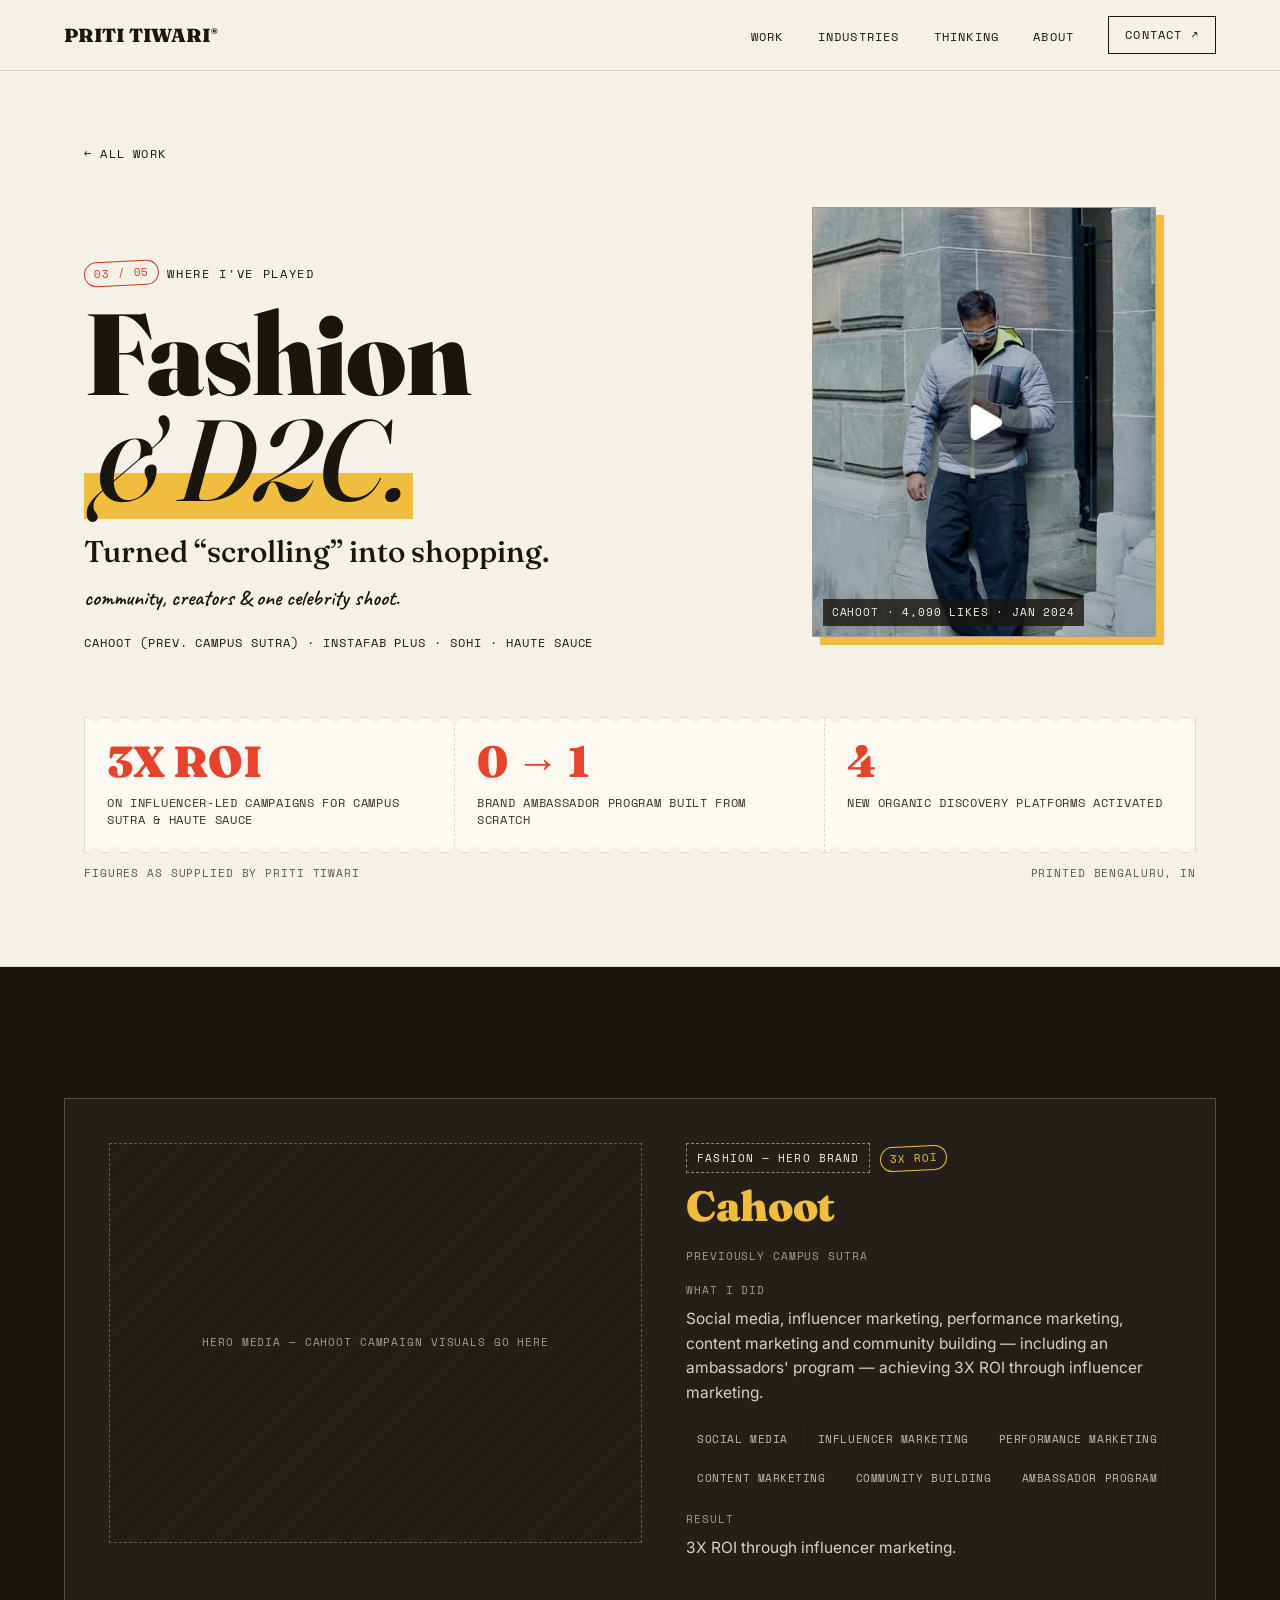
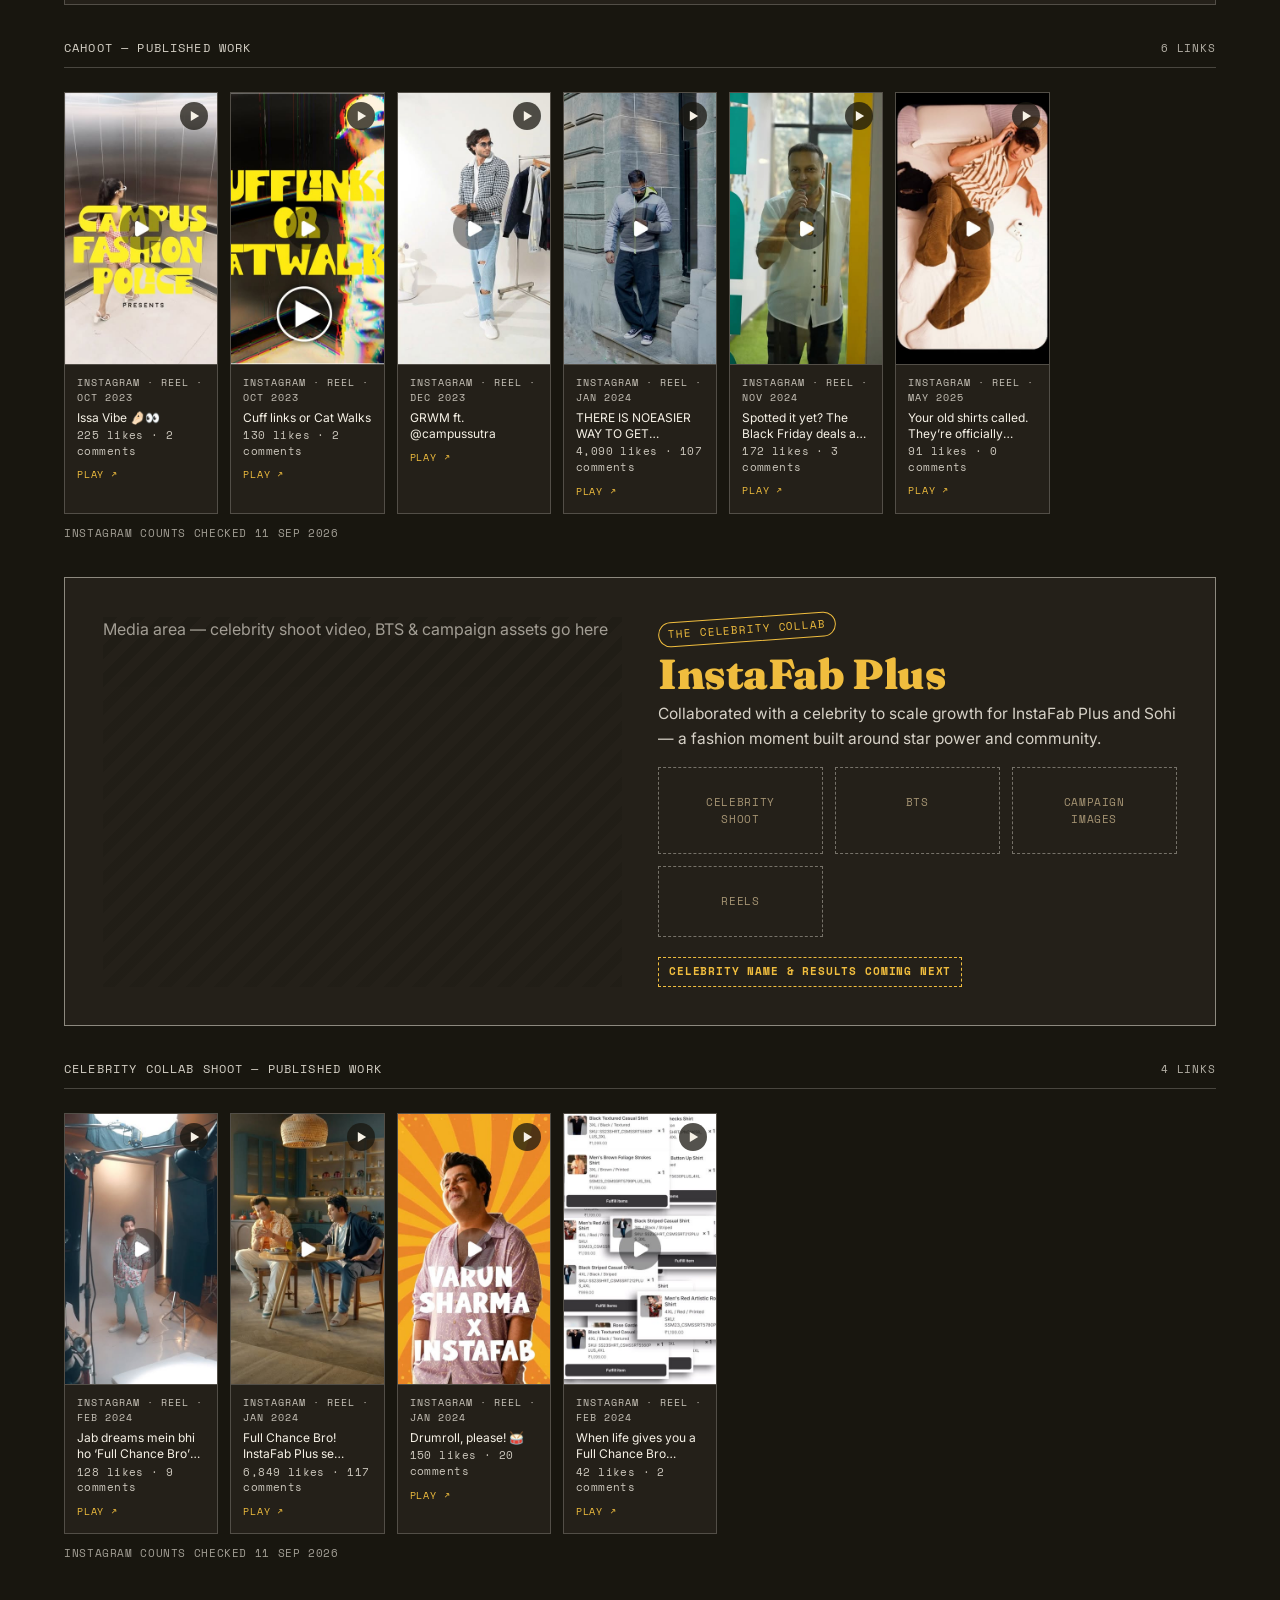
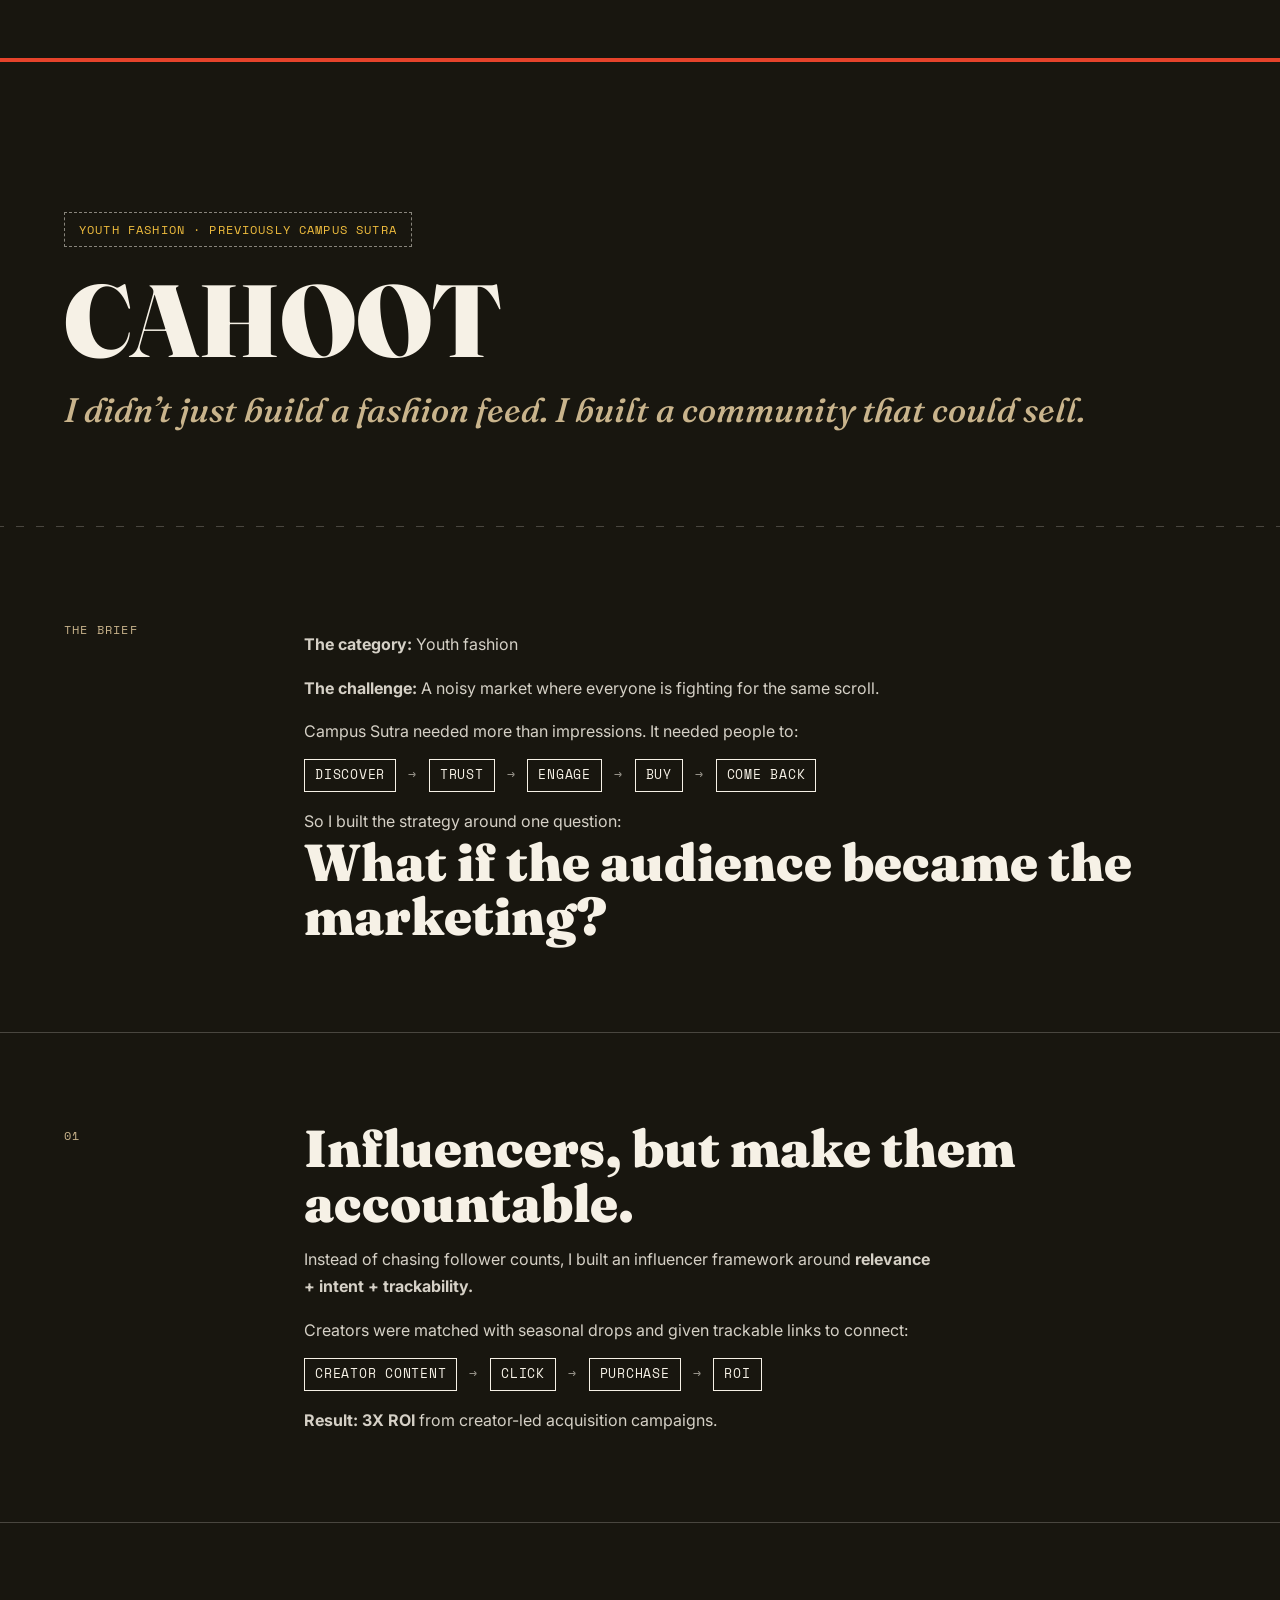
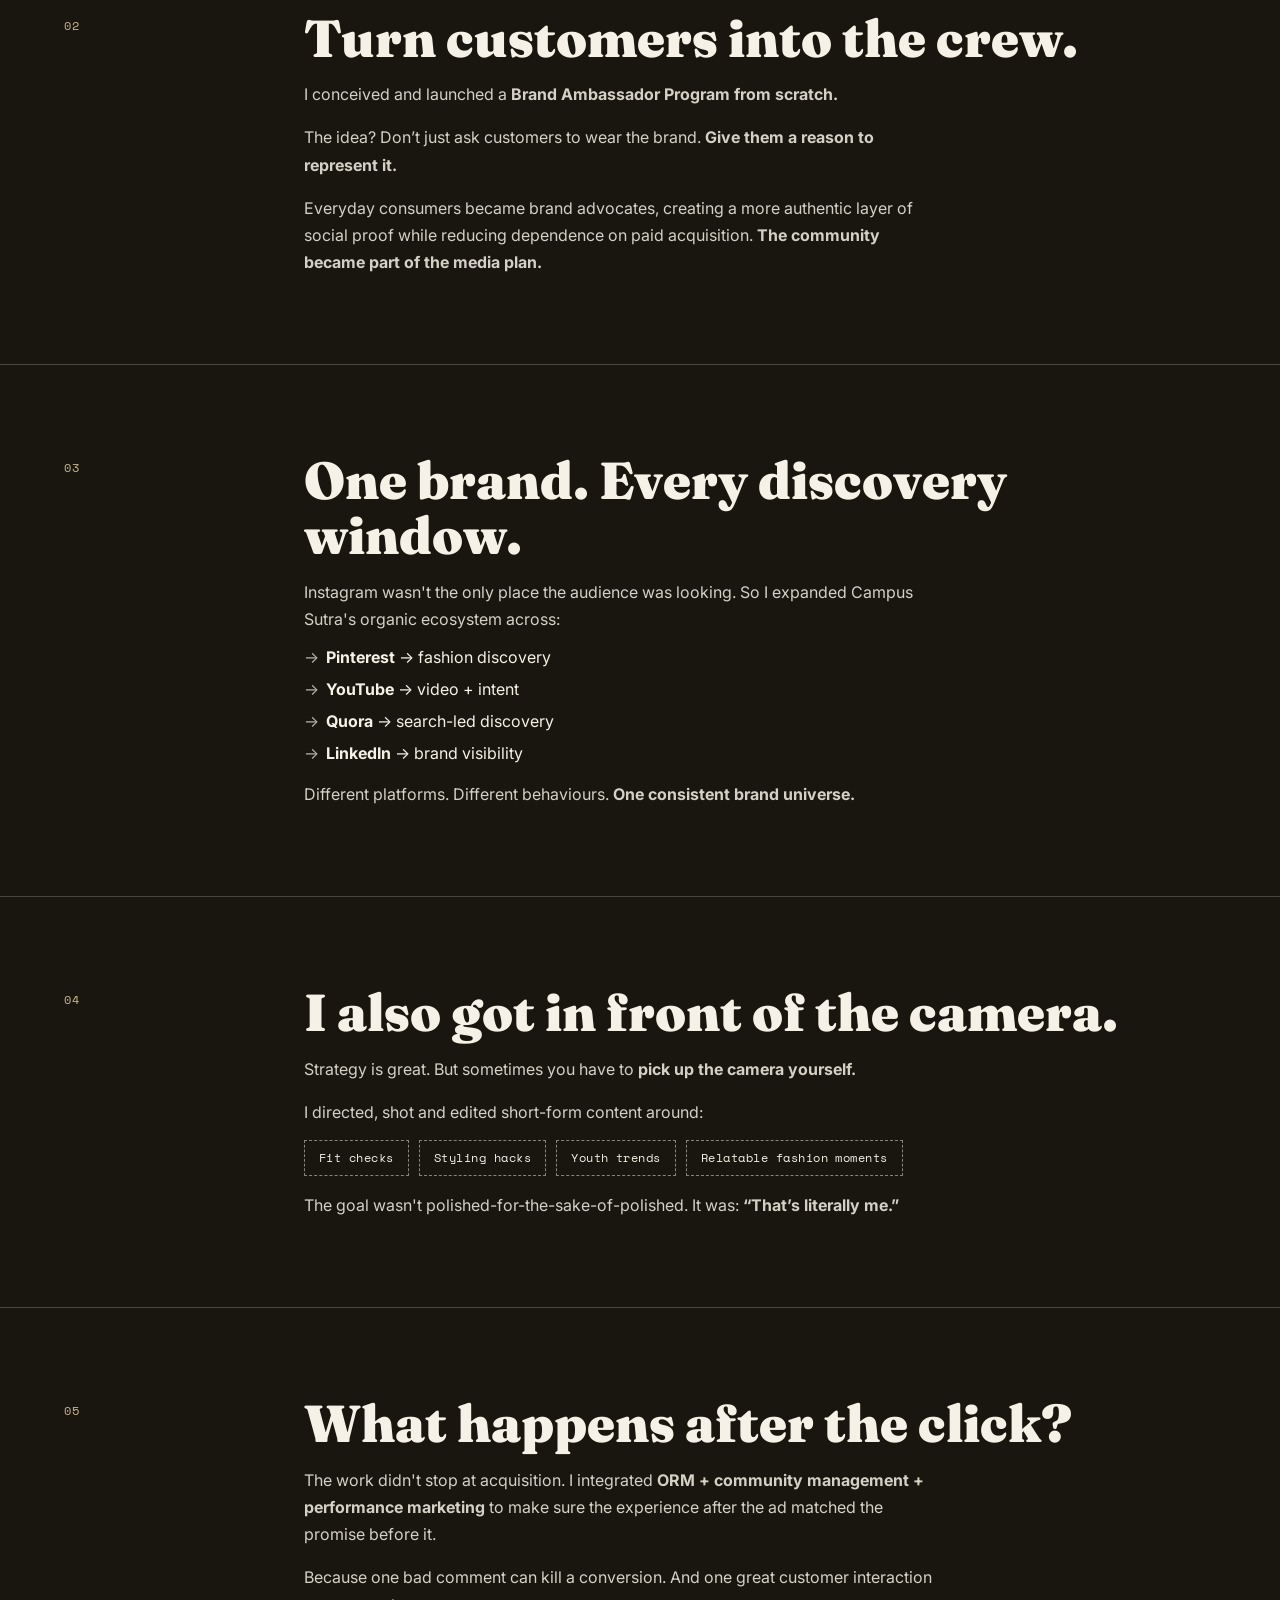
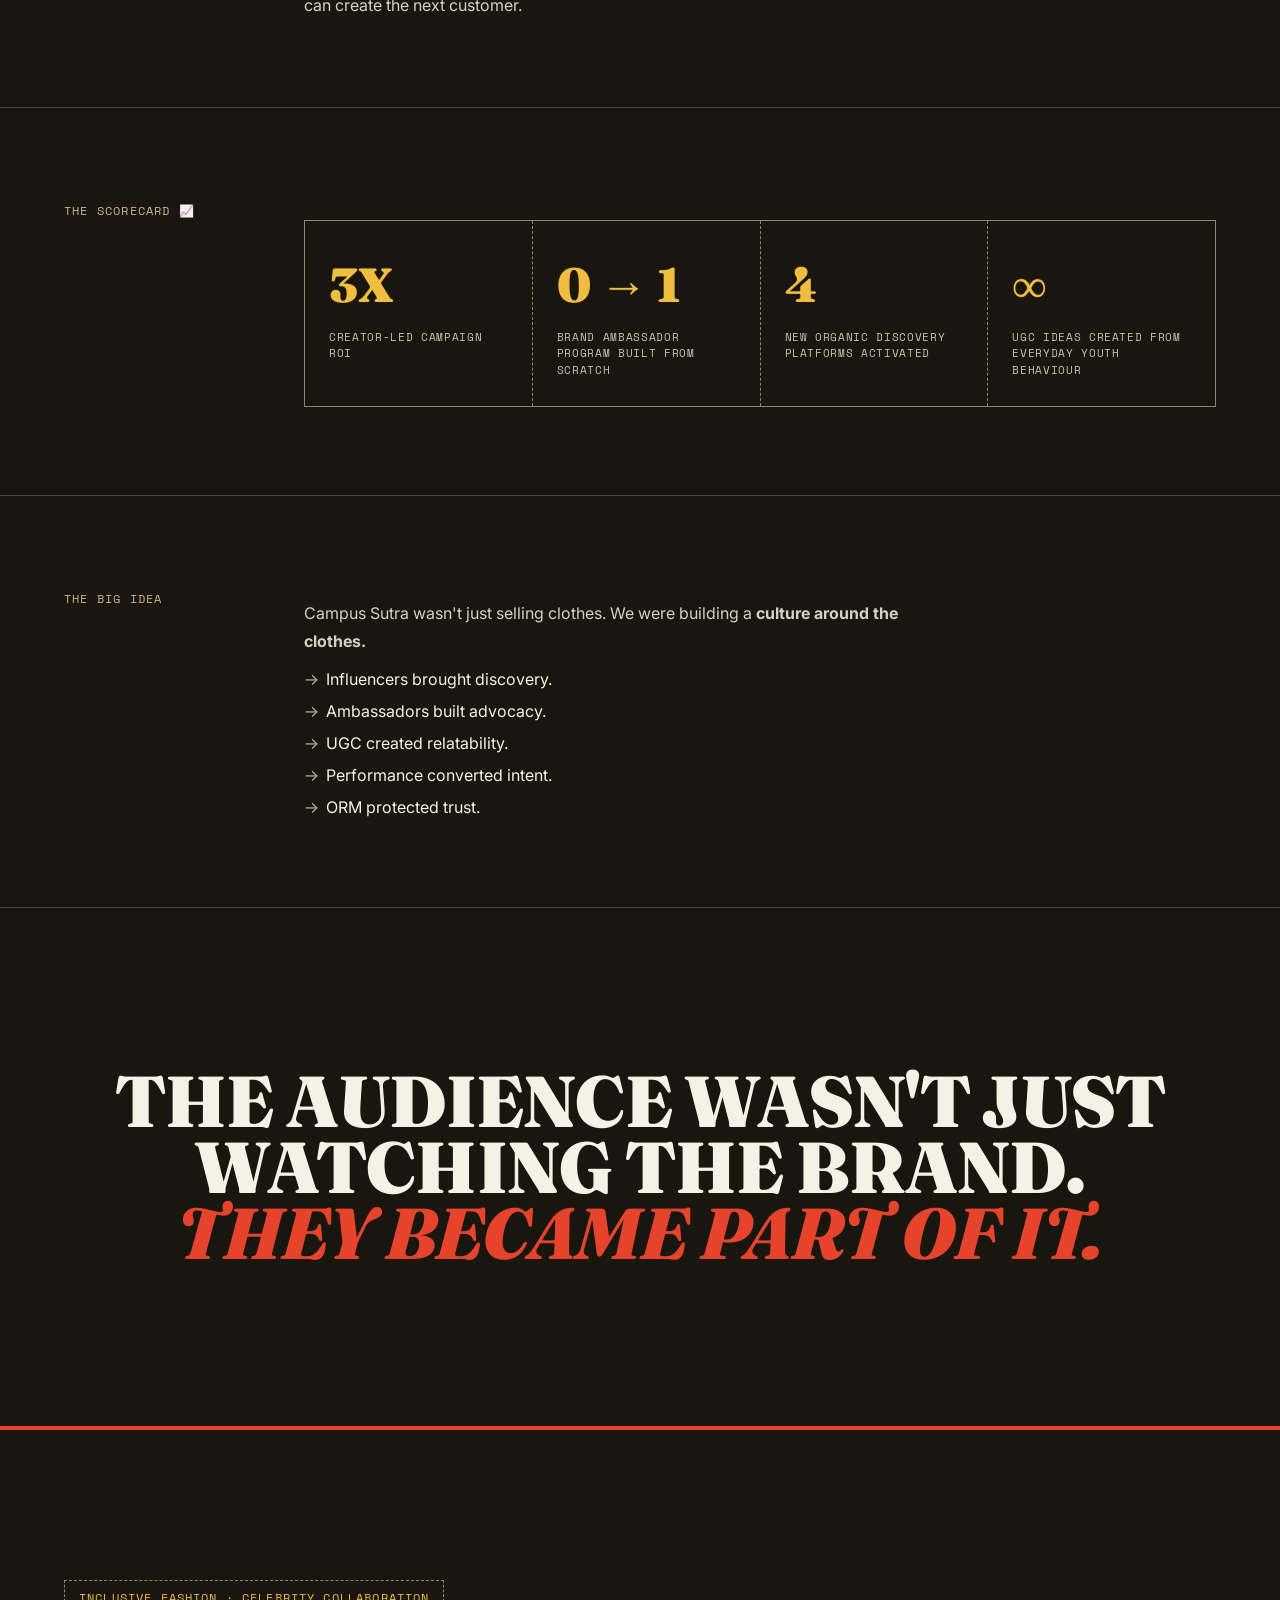
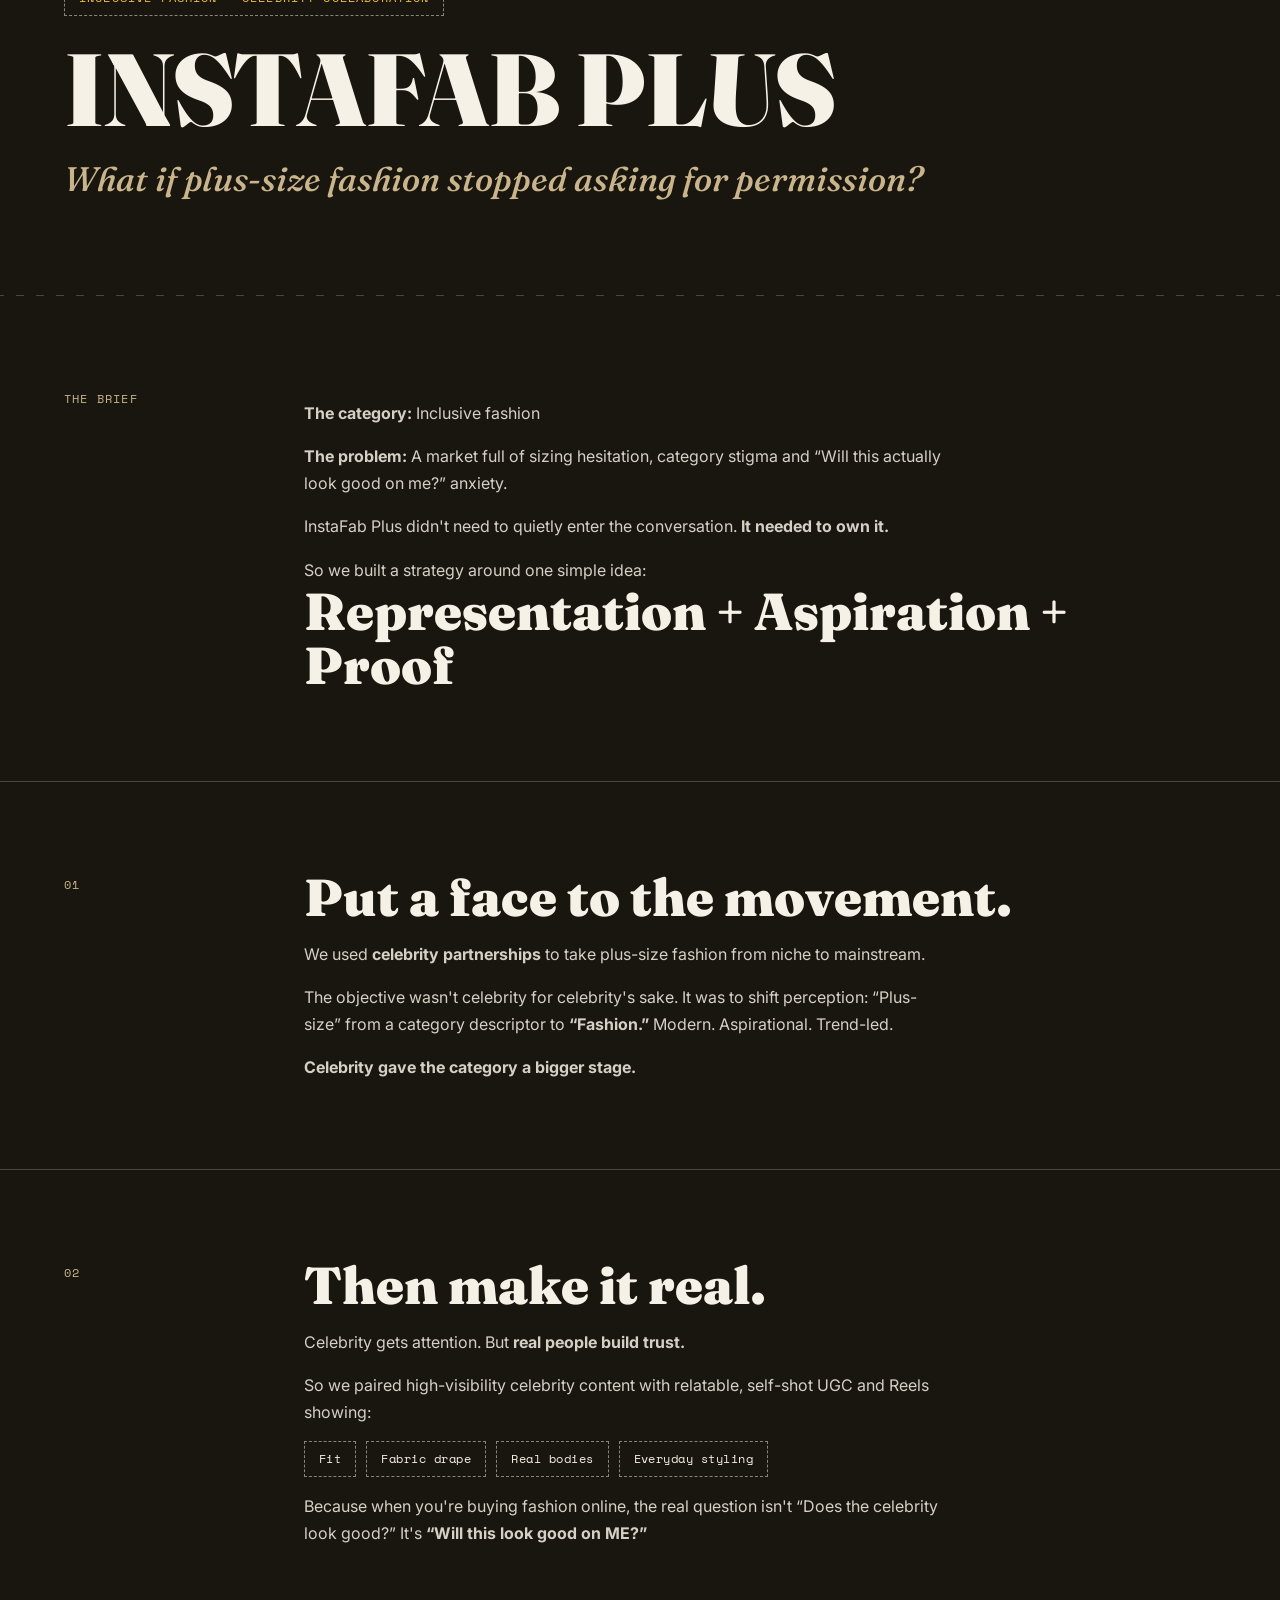
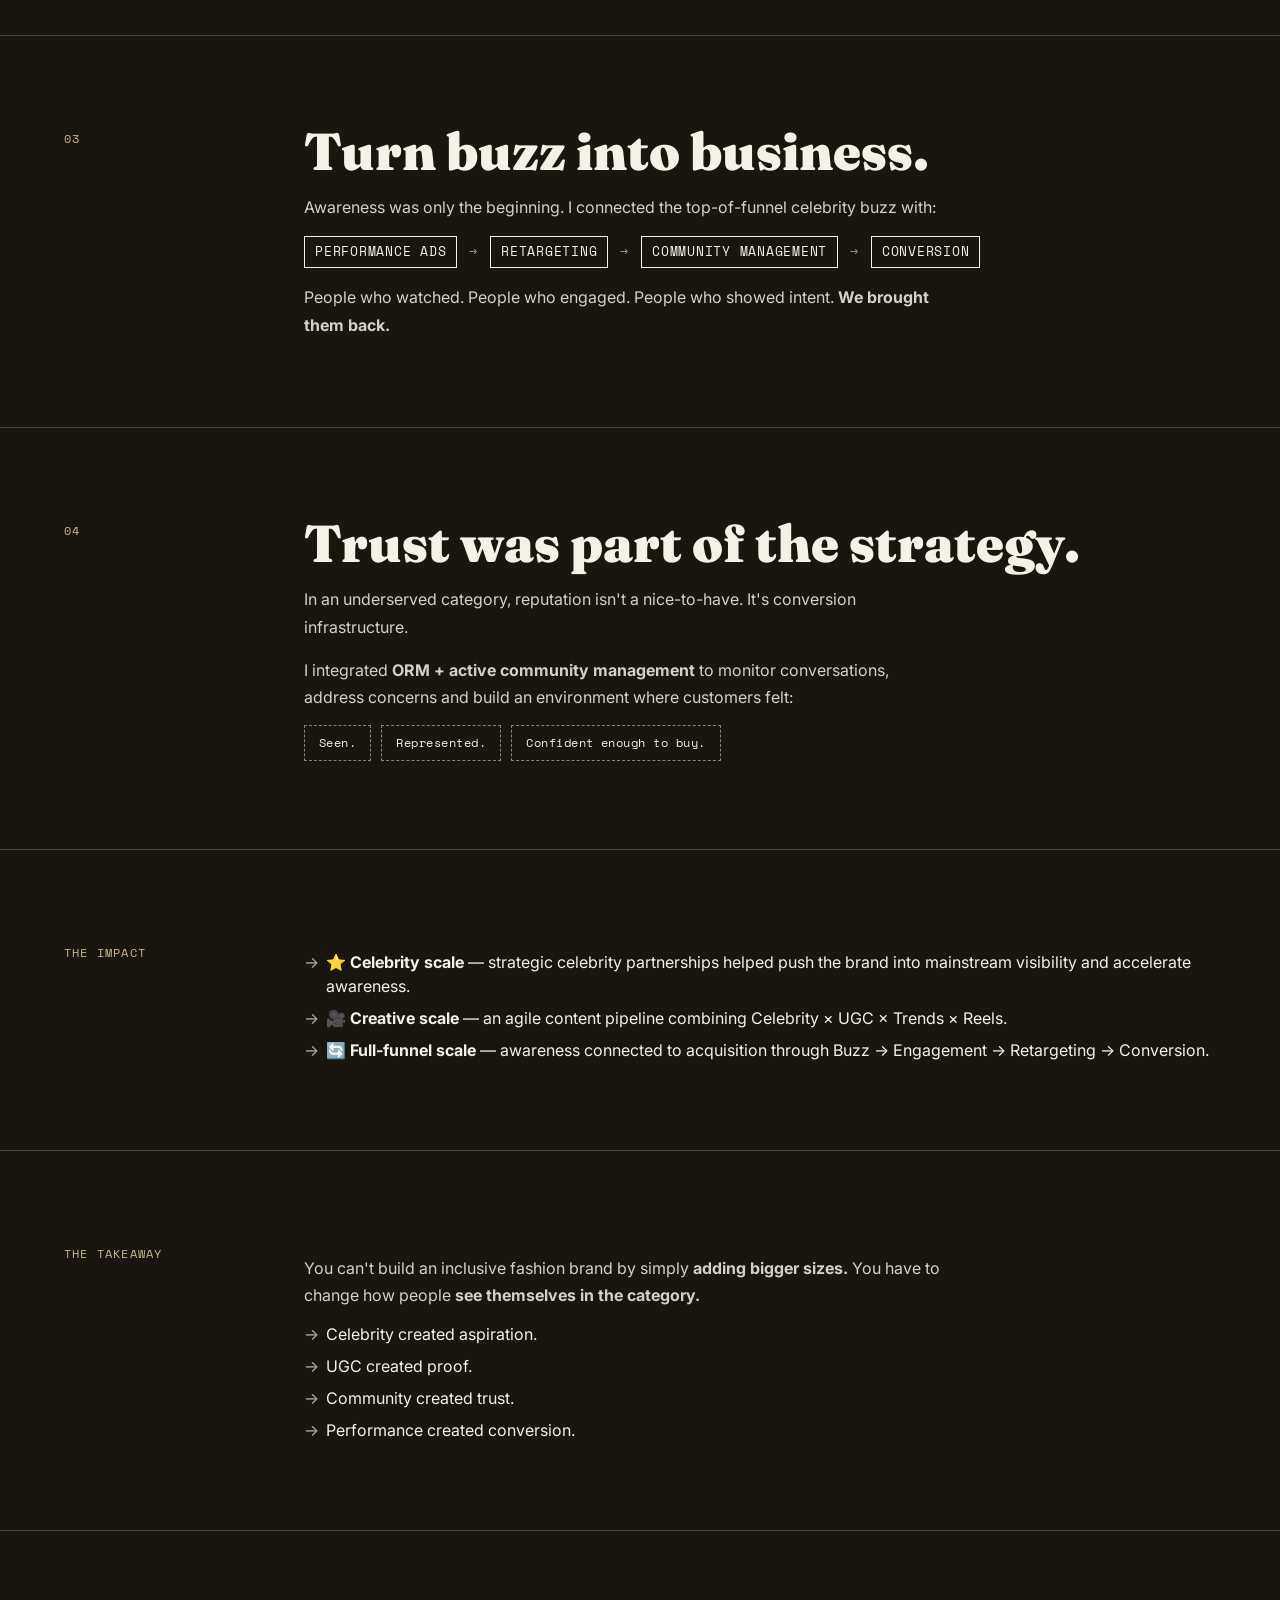
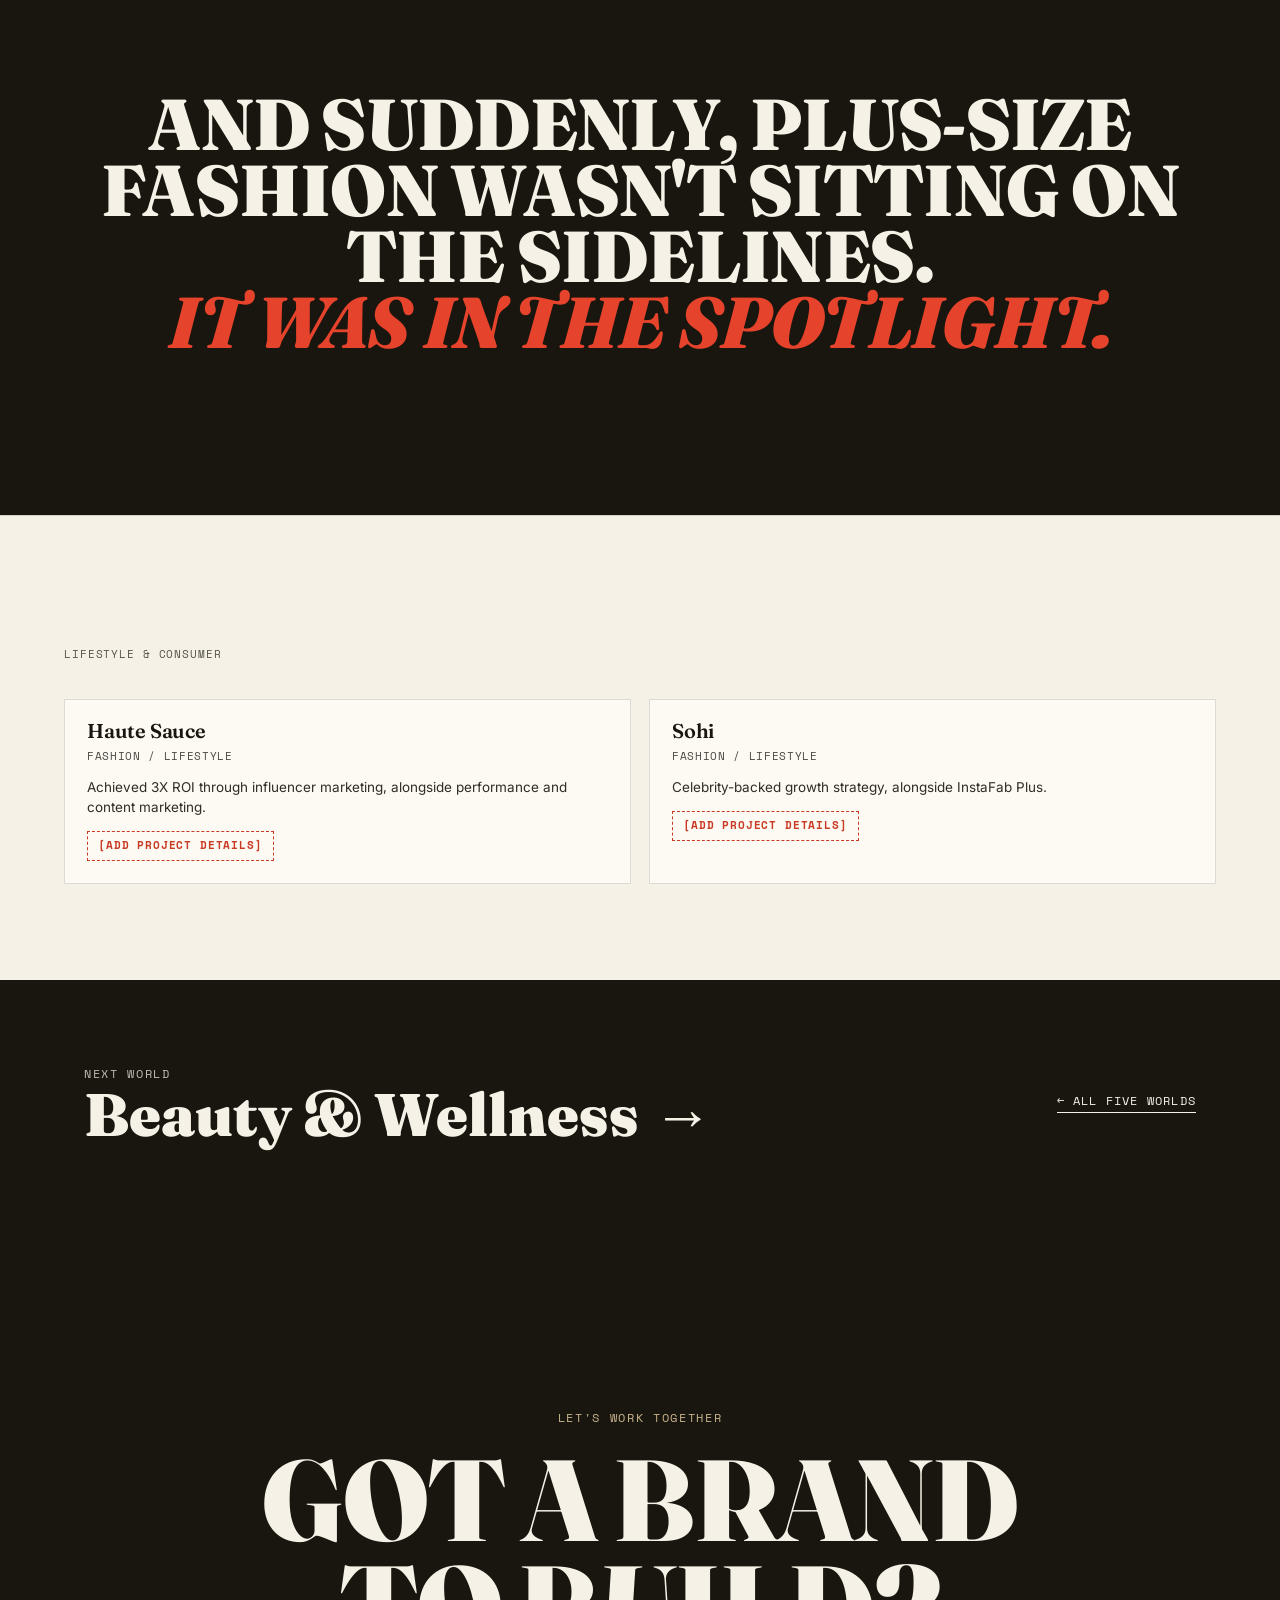
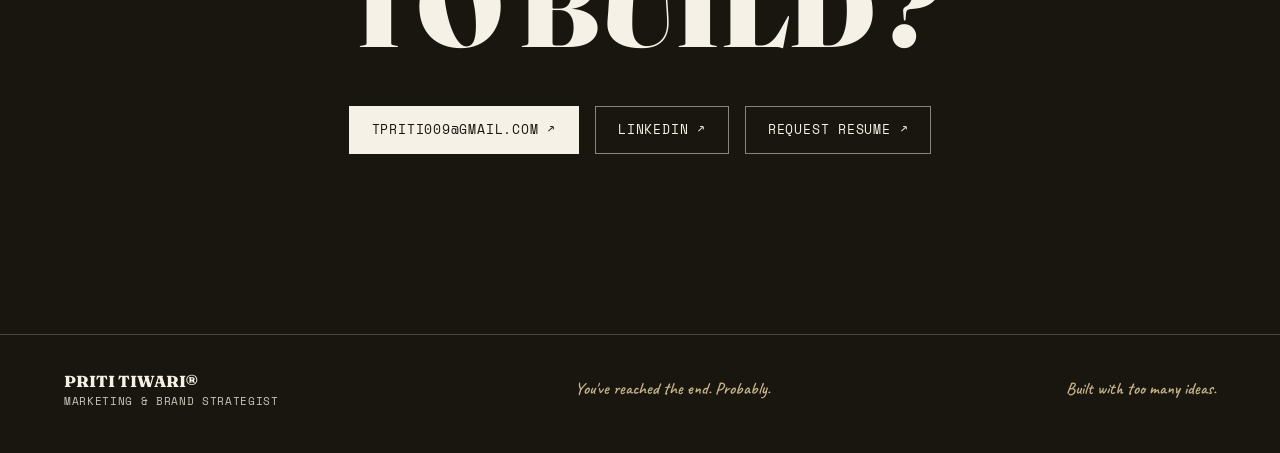
<file: fashion/index.html>
<!DOCTYPE html>
<html lang="en" data-root="../">
<head>
<meta charset="UTF-8">
<meta name="viewport" content="width=device-width, initial-scale=1.0">
<title>Fashion &amp; D2C — Priti Tiwari, Marketing &amp; Brand Strategist</title>
<meta name="description" content="Turned “scrolling” into shopping. Cahoot (prev. Campus Sutra), InstaFab Plus, Sohi, Haute Sauce. Selected fashion &amp; d2c work by Priti Tiwari, Marketing &amp; Brand Strategist.">
<link rel="canonical" href="https://wugweb-git.github.io/priti/fashion/">
<meta property="og:type" content="website">
<meta property="og:site_name" content="Priti Tiwari">
<meta property="og:title" content="Fashion &amp; D2C — Priti Tiwari">
<meta property="og:description" content="Turned “scrolling” into shopping. Cahoot (prev. Campus Sutra), InstaFab Plus, Sohi, Haute Sauce. Selected fashion &amp; d2c work by Priti Tiwari, Marketing &amp; Brand Strategist.">
<meta property="og:url" content="https://wugweb-git.github.io/priti/fashion/">
<meta property="og:image" content="https://wugweb-git.github.io/priti/assets/og/fashion.png">
<meta property="og:image:width" content="1200">
<meta property="og:image:height" content="630">
<meta property="og:image:alt" content="Fashion &amp; D2C — selected work by Priti Tiwari">
<meta name="twitter:card" content="summary_large_image">
<meta name="twitter:title" content="Fashion &amp; D2C — Priti Tiwari">
<meta name="twitter:description" content="Turned “scrolling” into shopping. Cahoot (prev. Campus Sutra), InstaFab Plus, Sohi, Haute Sauce. Selected fashion &amp; d2c work by Priti Tiwari, Marketing &amp; Brand Strategist.">
<meta name="twitter:image" content="https://wugweb-git.github.io/priti/assets/og/fashion.png">
<link rel="icon" href="data:image/svg+xml,<svg xmlns='http://www.w3.org/2000/svg' viewBox='0 0 32 32'>
<link rel="preconnect" href="https://fonts.googleapis.com">
<link rel="preconnect" href="https://fonts.gstatic.com" crossorigin>
<link href="https://fonts.googleapis.com/css2?family=Fraunces:ital,opsz,wght@0,9..144,300;0,9..144,500;0,9..144,600;0,9..144,900;1,9..144,500;1,9..144,700&family=Inter:wght@400;500;600;700;800&family=Caveat:wght@500;600;700&family=Space+Mono:wght@400;700&display=swap" rel="stylesheet">
<link rel="stylesheet" href="../assets/site.css">
<noscript><style>
/* The reveal animation starts at opacity:0 and is switched on by script. With
   JavaScript disabled nothing ever adds .in-view, so every revealed block —
   the whole page body — stayed invisible. Show it all, unanimated. */
.reveal{opacity:1 !important; transform:none !important;}
</style></noscript>
<script type="application/ld+json">{"@context": "https://schema.org", "@graph": [{"@type": "CollectionPage", "@id": "https://wugweb-git.github.io/priti/fashion/#page", "url": "https://wugweb-git.github.io/priti/fashion/", "name": "Fashion & D2C — Priti Tiwari, Marketing & Brand Strategist", "description": "Turned “scrolling” into shopping. Cahoot (prev. Campus Sutra), InstaFab Plus, Sohi, Haute Sauce. Selected fashion & d2c work by Priti Tiwari, Marketing & Brand Strategist.", "isPartOf": {"@id": "https://wugweb-git.github.io/priti/#website"}, "author": {"@id": "https://wugweb-git.github.io/priti/#priti"}, "primaryImageOfPage": "https://wugweb-git.github.io/priti/assets/og/fashion.png", "about": [{"@type": "Organization", "name": "Cahoot (prev. Campus Sutra)"}, {"@type": "Organization", "name": "InstaFab Plus"}, {"@type": "Organization", "name": "Sohi"}, {"@type": "Organization", "name": "Haute Sauce"}]}, {"@type": "BreadcrumbList", "itemListElement": [{"@type": "ListItem", "position": 1, "name": "Priti Tiwari", "item": "https://wugweb-git.github.io/priti/"}, {"@type": "ListItem", "position": 2, "name": "Fashion & D2C", "item": "https://wugweb-git.github.io/priti/fashion/"}]}]}</script>
</head>
<body>
<a class="skip-link" href="#main">Skip to content</a>
<!-- CHROME:NAV -->
<nav class="site-nav" aria-label="Primary">
  <div class="nav-inner">
    <a href="../" class="nav-logo">PRITI TIWARI<sup>®</sup></a>
    <ul class="nav-links">
      <li><a href="../#niches">Work</a></li>
      <li><a href="../#industries">Industries</a></li>
      <li><a href="../#thinking">Thinking</a></li>
      <li><a href="../#about">About</a></li>
      <li class="nav-cta"><a href="#contact" class="btn ghost" style="padding:9px 16px;">Contact ↗</a></li>
    </ul>
    <button class="nav-burger" id="burgerBtn" aria-label="Open menu" aria-expanded="false">
      <span></span><span></span><span></span>
    </button>
  </div>
</nav>

<div class="mobile-menu" id="mobileMenu">
  <a href="../#niches">Work</a>
  <a href="../#industries">Industries</a>
  <a href="../#thinking">Thinking</a>
  <a href="../#about">About</a>
  <a href="#contact">Contact</a>
  <div class="mm-foot">tpriti009@gmail.com — Bengaluru</div>
</div>
<!-- /CHROME:NAV -->
<main id="main">
<header class="niche-hero nh-fashion"><div class="nh-inner"><a class="nh-back" href="../#niches">← All work</a><div class="nh-grid"><div><span class="eyebrow reveal"><span class="stamp">03 / 05</span> Where I've Played</span><h1 class="display nh-title reveal">Fashion<br><span class="accent">&amp; D2C.</span></h1><p class="nh-thesis reveal">Turned “scrolling” into shopping.</p><p class="hand reveal" style="font-size:22px; margin-top:12px;">community, creators &amp; one celebrity shoot.</p><p class="nh-brands reveal">Cahoot (prev. Campus Sutra) · InstaFab Plus · Sohi · Haute Sauce</p></div><figure class="nh-cover reveal"><img src="../assets/thumbs/ig-C1mTFzUP-bd.jpg" alt="Cahoot — THERE IS NOEASIER WAY TO GET DRESSED THAN WITH THESE AMAZING JACKETS AND TSHIRT ✨" loading="lazy" decoding="async" width="640" height="800"><figcaption>Cahoot · 4,090 likes · Jan 2024</figcaption></figure></div><div class="receipt-strip perf-top perf-bottom nh-receipts reveal"><div class="nh-cells"><div class="nh-cell"><div class="receipt-num">3X ROI</div><div class="receipt-label">on influencer-led campaigns for Campus Sutra &amp; Haute Sauce</div></div><div class="nh-cell"><div class="receipt-num">0 → 1</div><div class="receipt-label">Brand Ambassador Program built from scratch</div></div><div class="nh-cell"><div class="receipt-num">4</div><div class="receipt-label">new organic discovery platforms activated</div></div></div></div><div class="nh-foot"><span>figures as supplied by Priti Tiwari</span><span>printed Bengaluru, IN</span></div></div></header>
<section class="industry-block ind-fashion" id="ind-fashion">
  
  <div class="industry-body">
    <div class="brand-feature reveal">
      <div class="bf-media">Hero media — Cahoot campaign visuals go here</div>
      <div>
        <div class="bf-eyebrow"><span class="ticket-tag">Fashion — Hero Brand</span><span class="stamp" style="border-color:var(--butter); color:var(--butter);">3X ROI</span></div>
        <div class="bf-title display">Cahoot</div>
        <div class="bf-why-label" style="opacity:0.6;">Previously Campus Sutra</div>
        <div class="bf-why-label" style="opacity:0.6; margin-top:18px;">What I did</div>
        <p class="bf-why" style="opacity:0.85;">Social media, influencer marketing, performance marketing, content marketing and community building — including an ambassadors' program — achieving 3X ROI through influencer marketing.</p>
        <div class="bf-did"><span>Social Media</span><span>Influencer Marketing</span><span>Performance Marketing</span><span>Content Marketing</span><span>Community Building</span><span>Ambassador Program</span></div>
        <div class="bf-why-label" style="opacity:0.6; margin-top:18px;">Result</div>
        <p class="bf-why" style="opacity:0.85;">3X ROI through influencer marketing.</p>
      </div>
    </div>

    <div class="media-block reveal" data-media="cahoot" data-label="Cahoot — Published Work" ><div class="media-block-head"><span class="media-block-title">Cahoot — Published Work</span><span class="media-block-count">6 links</span></div><div class="media-grid"><a class="m-card" data-ratio="9/16" data-open="cahoot-01" href="https://www.instagram.com/reel/CysVtHPytzf/" target="_blank" rel="noopener"><div class="m-shot"><img src="../assets/thumbs/ig-CysVtHPytzf.jpg" alt="Issa Vibe 🤌🏻👀" loading="lazy" decoding="async" width="640" height="800"><span class="m-play"><svg viewBox="0 0 10 12" aria-hidden="true"><path d="M0 0l10 6-10 6z"/></svg></span></div><div class="m-foot"><div class="m-kind">Instagram · reel · Oct 2023</div><div class="m-title">Issa Vibe 🤌🏻👀</div><div class="m-stats">225 likes · 2 comments</div><span class="m-open">Play ↗</span></div></a><a class="m-card" data-ratio="9/16" data-open="cahoot-02" href="https://www.instagram.com/reel/Cy0DJ13y7ov/" target="_blank" rel="noopener"><div class="m-shot"><img src="../assets/thumbs/ig-Cy0DJ13y7ov.jpg" alt="Cuff links or Cat Walks" loading="lazy" decoding="async" width="640" height="800"><span class="m-play"><svg viewBox="0 0 10 12" aria-hidden="true"><path d="M0 0l10 6-10 6z"/></svg></span></div><div class="m-foot"><div class="m-kind">Instagram · reel · Oct 2023</div><div class="m-title">Cuff links or Cat Walks</div><div class="m-stats">130 likes · 2 comments</div><span class="m-open">Play ↗</span></div></a><a class="m-card" data-ratio="9/16" data-open="cahoot-03" href="https://www.instagram.com/reel/C1PFhjnxPg6/" target="_blank" rel="noopener"><div class="m-shot"><img src="../assets/thumbs/ig-C1PFhjnxPg6.jpg" alt="GRWM ft. @campussutra" loading="lazy" decoding="async" width="640" height="800"><span class="m-play"><svg viewBox="0 0 10 12" aria-hidden="true"><path d="M0 0l10 6-10 6z"/></svg></span></div><div class="m-foot"><div class="m-kind">Instagram · reel · Dec 2023</div><div class="m-title">GRWM ft. @campussutra</div><span class="m-open">Play ↗</span></div></a><a class="m-card" data-ratio="9/16" data-open="cahoot-04" href="https://www.instagram.com/reel/C1mTFzUP-bd/" target="_blank" rel="noopener"><div class="m-shot"><img src="../assets/thumbs/ig-C1mTFzUP-bd.jpg" alt="THERE IS NOEASIER WAY TO GET DRESSED THAN WITH THESE AMAZING JACKETS AND TSHIRT ✨" loading="lazy" decoding="async" width="640" height="800"><span class="m-play"><svg viewBox="0 0 10 12" aria-hidden="true"><path d="M0 0l10 6-10 6z"/></svg></span></div><div class="m-foot"><div class="m-kind">Instagram · reel · Jan 2024</div><div class="m-title">THERE IS NOEASIER WAY TO GET DRESSED THAN WITH THESE AMAZING JACKETS AND TSHIRT ✨</div><div class="m-stats">4,090 likes · 107 comments</div><span class="m-open">Play ↗</span></div></a><a class="m-card" data-ratio="9/16" data-open="cahoot-05" href="https://www.instagram.com/reel/DC8cK-TTnUG/" target="_blank" rel="noopener"><div class="m-shot"><img src="../assets/thumbs/ig-DC8cK-TTnUG.jpg" alt="Spotted it yet? The Black Friday deals are disappearing FAST! 😱" loading="lazy" decoding="async" width="640" height="800"><span class="m-play"><svg viewBox="0 0 10 12" aria-hidden="true"><path d="M0 0l10 6-10 6z"/></svg></span></div><div class="m-foot"><div class="m-kind">Instagram · reel · Nov 2024</div><div class="m-title">Spotted it yet? The Black Friday deals are disappearing FAST! 😱</div><div class="m-stats">172 likes · 3 comments</div><span class="m-open">Play ↗</span></div></a><a class="m-card" data-ratio="9/16" data-open="cahoot-06" href="https://www.instagram.com/reel/DJrO90izRj7/" target="_blank" rel="noopener"><div class="m-shot"><img src="../assets/thumbs/ig-DJrO90izRj7.jpg" alt="Your old shirts called. They’re officially unemployed." loading="lazy" decoding="async" width="640" height="800"><span class="m-play"><svg viewBox="0 0 10 12" aria-hidden="true"><path d="M0 0l10 6-10 6z"/></svg></span></div><div class="m-foot"><div class="m-kind">Instagram · reel · May 2025</div><div class="m-title">Your old shirts called. They’re officially unemployed.</div><div class="m-stats">91 likes · 0 comments</div><span class="m-open">Play ↗</span></div></a></div><p class="media-note">Instagram counts checked 11 Sep 2026</p></div>

    <div class="celeb-panel reveal">
      <div class="bf-media" style="height:100%;">Media area — celebrity shoot video, BTS &amp; campaign assets go here</div>
      <div>
        <div class="bf-eyebrow"><span class="stamp">The Celebrity Collab</span></div>
        <div class="bf-title display">InstaFab Plus</div>
        <p class="bf-why" style="opacity:0.85;">Collaborated with a celebrity to scale growth for InstaFab Plus and Sohi — a fashion moment built around star power and community.</p>
        <div class="upload-grid">
          <div class="upload-slot" style="border-color:var(--line-light-strong); color:var(--sand);">Celebrity shoot</div>
          <div class="upload-slot" style="border-color:var(--line-light-strong); color:var(--sand);">BTS</div>
          <div class="upload-slot" style="border-color:var(--line-light-strong); color:var(--sand);">Campaign images</div>
          <div class="upload-slot" style="border-color:var(--line-light-strong); color:var(--sand);">Reels</div>
        </div>
        <div class="bf-links" style="margin-top:20px;"><span class="coming-next">Celebrity name &amp; results coming next</span></div>
      </div>
    </div>

    <div class="media-block reveal" data-media="celeb" data-label="Celebrity Collab Shoot — Published Work" ><div class="media-block-head"><span class="media-block-title">Celebrity Collab Shoot — Published Work</span><span class="media-block-count">4 links</span></div><div class="media-grid"><a class="m-card" data-ratio="9/16" data-open="celeb-01" href="https://www.instagram.com/reel/C3P1A_JSCP4/" target="_blank" rel="noopener"><div class="m-shot"><img src="../assets/thumbs/ig-C3P1A_JSCP4.jpg" alt="Jab dreams mein bhi ho ‘Full Chance Bro’ toh samjho, fashion mein kuch khaas…" loading="lazy" decoding="async" width="640" height="800"><span class="m-play"><svg viewBox="0 0 10 12" aria-hidden="true"><path d="M0 0l10 6-10 6z"/></svg></span></div><div class="m-foot"><div class="m-kind">Instagram · reel · Feb 2024</div><div class="m-title">Jab dreams mein bhi ho ‘Full Chance Bro’ toh samjho, fashion mein kuch khaas…</div><div class="m-stats">128 likes · 9 comments</div><span class="m-open">Play ↗</span></div></a><a class="m-card" data-ratio="9/16" data-open="celeb-02" href="https://www.instagram.com/reel/C2uSo-ZqeDk/" target="_blank" rel="noopener"><div class="m-shot"><img src="../assets/thumbs/ig-C2uSo-ZqeDk.jpg" alt="Full Chance Bro! InstaFab Plus se milega woh comfort, style aur fit jo har banda…" loading="lazy" decoding="async" width="640" height="800"><span class="m-play"><svg viewBox="0 0 10 12" aria-hidden="true"><path d="M0 0l10 6-10 6z"/></svg></span></div><div class="m-foot"><div class="m-kind">Instagram · reel · Jan 2024</div><div class="m-title">Full Chance Bro! InstaFab Plus se milega woh comfort, style aur fit jo har banda…</div><div class="m-stats">6,849 likes · 117 comments</div><span class="m-open">Play ↗</span></div></a><a class="m-card" data-ratio="9/16" data-open="celeb-03" href="https://www.instagram.com/reel/C2hK0DcySnQ/" target="_blank" rel="noopener"><div class="m-shot"><img src="../assets/thumbs/ig-C2hK0DcySnQ.jpg" alt="Drumroll, please! 🥁" loading="lazy" decoding="async" width="640" height="800"><span class="m-play"><svg viewBox="0 0 10 12" aria-hidden="true"><path d="M0 0l10 6-10 6z"/></svg></span></div><div class="m-foot"><div class="m-kind">Instagram · reel · Jan 2024</div><div class="m-title">Drumroll, please! 🥁</div><div class="m-stats">150 likes · 20 comments</div><span class="m-open">Play ↗</span></div></a><a class="m-card" data-ratio="9/16" data-open="celeb-04" href="https://www.instagram.com/reel/C3h3VaVyQE5/" target="_blank" rel="noopener"><div class="m-shot"><img src="../assets/thumbs/ig-C3h3VaVyQE5.jpg" alt="When life gives you a Full Chance Bro moment, you grab it with both hands – and hit…" loading="lazy" decoding="async" width="640" height="800"><span class="m-play"><svg viewBox="0 0 10 12" aria-hidden="true"><path d="M0 0l10 6-10 6z"/></svg></span></div><div class="m-foot"><div class="m-kind">Instagram · reel · Feb 2024</div><div class="m-title">When life gives you a Full Chance Bro moment, you grab it with both hands – and hit…</div><div class="m-stats">42 likes · 2 comments</div><span class="m-open">Play ↗</span></div></a></div><p class="media-note">Instagram counts checked 11 Sep 2026</p></div>
  </div>
</section>
<section class="case-study story" id="story-cahoot"><div class="cs-hero"><div class="cs-hero-inner"><span class="cs-tag reveal">Youth fashion · previously Campus Sutra</span><h2 class="cs-title display reveal">CAHOOT</h2><p class="cs-subtitle reveal">I didn’t just build a fashion feed. I built a community that could sell.</p></div></div><div class="cs-block perf-top on-charcoal"><div class="cs-block-inner reveal"><span class="cs-label">The brief</span><div class="cs-content"><p><strong>The category:</strong> Youth fashion</p><p><strong>The challenge:</strong> A noisy market where everyone is fighting for the same scroll.</p><p>Campus Sutra needed more than impressions. It needed people to:</p><div class="story-steps"><span class="step">Discover</span><span class="arr" aria-hidden="true">→</span><span class="step">Trust</span><span class="arr" aria-hidden="true">→</span><span class="step">Engage</span><span class="arr" aria-hidden="true">→</span><span class="step">Buy</span><span class="arr" aria-hidden="true">→</span><span class="step">Come back</span></div><p>So I built the strategy around one question:</p><h3>What if the audience became the marketing?</h3></div></div></div><div class="cs-block"><div class="cs-block-inner reveal"><span class="cs-label">01</span><div class="cs-content"><h3>Influencers, but make them accountable.</h3><p>Instead of chasing follower counts, I built an influencer framework around <strong>relevance + intent + trackability.</strong></p><p>Creators were matched with seasonal drops and given trackable links to connect:</p><div class="story-steps"><span class="step">Creator content</span><span class="arr" aria-hidden="true">→</span><span class="step">Click</span><span class="arr" aria-hidden="true">→</span><span class="step">Purchase</span><span class="arr" aria-hidden="true">→</span><span class="step">ROI</span></div><p><strong>Result: 3X ROI</strong> from creator-led acquisition campaigns.</p></div></div></div><div class="cs-block"><div class="cs-block-inner reveal"><span class="cs-label">02</span><div class="cs-content"><h3>Turn customers into the crew.</h3><p>I conceived and launched a <strong>Brand Ambassador Program from scratch.</strong></p><p>The idea? Don’t just ask customers to wear the brand. <strong>Give them a reason to represent it.</strong></p><p>Everyday consumers became brand advocates, creating a more authentic layer of social proof while reducing dependence on paid acquisition. <strong>The community became part of the media plan.</strong></p></div></div></div><div class="cs-block"><div class="cs-block-inner reveal"><span class="cs-label">03</span><div class="cs-content"><h3>One brand. Every discovery window.</h3><p>Instagram wasn't the only place the audience was looking. So I expanded Campus Sutra's organic ecosystem across:</p><ul class="story-list"><li><strong>Pinterest</strong> → fashion discovery</li><li><strong>YouTube</strong> → video + intent</li><li><strong>Quora</strong> → search-led discovery</li><li><strong>LinkedIn</strong> → brand visibility</li></ul><p>Different platforms. Different behaviours. <strong>One consistent brand universe.</strong></p></div></div></div><div class="cs-block"><div class="cs-block-inner reveal"><span class="cs-label">04</span><div class="cs-content"><h3>I also got in front of the camera.</h3><p>Strategy is great. But sometimes you have to <strong>pick up the camera yourself.</strong></p><p>I directed, shot and edited short-form content around:</p><div class="chip-row" style="margin-top:14px;"><span class="chip">Fit checks</span><span class="chip">Styling hacks</span><span class="chip">Youth trends</span><span class="chip">Relatable fashion moments</span></div><p>The goal wasn't polished-for-the-sake-of-polished. It was: <strong>“That’s literally me.”</strong></p></div></div></div><div class="cs-block"><div class="cs-block-inner reveal"><span class="cs-label">05</span><div class="cs-content"><h3>What happens after the click?</h3><p>The work didn't stop at acquisition. I integrated <strong>ORM + community management + performance marketing</strong> to make sure the experience after the ad matched the promise before it.</p><p>Because one bad comment can kill a conversion. And one great customer interaction can create the next customer.</p></div></div></div><div class="cs-block"><div class="cs-block-inner reveal"><span class="cs-label">The scorecard 📈</span><div class="cs-content"><div class="results-row"><div class="result-cell"><div class="result-num">3X</div><div class="result-label">Creator-led campaign ROI</div></div><div class="result-cell"><div class="result-num">0 → 1</div><div class="result-label">Brand Ambassador Program built from scratch</div></div><div class="result-cell"><div class="result-num">4</div><div class="result-label">New organic discovery platforms activated</div></div><div class="result-cell"><div class="result-num">∞</div><div class="result-label">UGC ideas created from everyday youth behaviour</div></div></div></div></div></div><div class="cs-block"><div class="cs-block-inner reveal"><span class="cs-label">The big idea</span><div class="cs-content"><p>Campus Sutra wasn't just selling clothes. We were building a <strong>culture around the clothes.</strong></p><ul class="story-list"><li>Influencers brought discovery.</li><li>Ambassadors built advocacy.</li><li>UGC created relatability.</li><li>Performance converted intent.</li><li>ORM protected trust.</li></ul></div></div></div><div class="cs-takeaway reveal"><p class="display">THE AUDIENCE WASN'T JUST WATCHING THE BRAND.<br><span class="hi">THEY BECAME PART OF IT.</span></p></div></section>
<section class="case-study story" id="story-instafab"><div class="cs-hero"><div class="cs-hero-inner"><span class="cs-tag reveal">Inclusive fashion · celebrity collaboration</span><h2 class="cs-title display reveal">INSTAFAB PLUS</h2><p class="cs-subtitle reveal">What if plus-size fashion stopped asking for permission?</p></div></div><div class="cs-block perf-top on-charcoal"><div class="cs-block-inner reveal"><span class="cs-label">The brief</span><div class="cs-content"><p><strong>The category:</strong> Inclusive fashion</p><p><strong>The problem:</strong> A market full of sizing hesitation, category stigma and “Will this actually look good on me?” anxiety.</p><p>InstaFab Plus didn't need to quietly enter the conversation. <strong>It needed to own it.</strong></p><p>So we built a strategy around one simple idea:</p><h3>Representation + Aspiration + Proof</h3></div></div></div><div class="cs-block"><div class="cs-block-inner reveal"><span class="cs-label">01</span><div class="cs-content"><h3>Put a face to the movement.</h3><p>We used <strong>celebrity partnerships</strong> to take plus-size fashion from niche to mainstream.</p><p>The objective wasn't celebrity for celebrity's sake. It was to shift perception: “Plus-size” from a category descriptor to <strong>“Fashion.”</strong> Modern. Aspirational. Trend-led.</p><p><strong>Celebrity gave the category a bigger stage.</strong></p></div></div></div><div class="cs-block"><div class="cs-block-inner reveal"><span class="cs-label">02</span><div class="cs-content"><h3>Then make it real.</h3><p>Celebrity gets attention. But <strong>real people build trust.</strong></p><p>So we paired high-visibility celebrity content with relatable, self-shot UGC and Reels showing:</p><div class="chip-row" style="margin-top:14px;"><span class="chip">Fit</span><span class="chip">Fabric drape</span><span class="chip">Real bodies</span><span class="chip">Everyday styling</span></div><p>Because when you're buying fashion online, the real question isn't “Does the celebrity look good?” It's <strong>“Will this look good on ME?”</strong></p></div></div></div><div class="cs-block"><div class="cs-block-inner reveal"><span class="cs-label">03</span><div class="cs-content"><h3>Turn buzz into business.</h3><p>Awareness was only the beginning. I connected the top-of-funnel celebrity buzz with:</p><div class="story-steps"><span class="step">Performance ads</span><span class="arr" aria-hidden="true">→</span><span class="step">Retargeting</span><span class="arr" aria-hidden="true">→</span><span class="step">Community management</span><span class="arr" aria-hidden="true">→</span><span class="step">Conversion</span></div><p>People who watched. People who engaged. People who showed intent. <strong>We brought them back.</strong></p></div></div></div><div class="cs-block"><div class="cs-block-inner reveal"><span class="cs-label">04</span><div class="cs-content"><h3>Trust was part of the strategy.</h3><p>In an underserved category, reputation isn't a nice-to-have. It's conversion infrastructure.</p><p>I integrated <strong>ORM + active community management</strong> to monitor conversations, address concerns and build an environment where customers felt:</p><div class="chip-row" style="margin-top:14px;"><span class="chip">Seen.</span><span class="chip">Represented.</span><span class="chip">Confident enough to buy.</span></div></div></div></div><div class="cs-block"><div class="cs-block-inner reveal"><span class="cs-label">The impact</span><div class="cs-content"><ul class="story-list"><li><strong>⭐ Celebrity scale</strong> — strategic celebrity partnerships helped push the brand into mainstream visibility and accelerate awareness.</li><li><strong>🎥 Creative scale</strong> — an agile content pipeline combining Celebrity × UGC × Trends × Reels.</li><li><strong>🔄 Full-funnel scale</strong> — awareness connected to acquisition through Buzz → Engagement → Retargeting → Conversion.</li></ul></div></div></div><div class="cs-block"><div class="cs-block-inner reveal"><span class="cs-label">The takeaway</span><div class="cs-content"><p>You can't build an inclusive fashion brand by simply <strong>adding bigger sizes.</strong> You have to change how people <strong>see themselves in the category.</strong></p><ul class="story-list"><li>Celebrity created aspiration.</li><li>UGC created proof.</li><li>Community created trust.</li><li>Performance created conversion.</li></ul></div></div></div><div class="cs-takeaway reveal"><p class="display">AND SUDDENLY, PLUS-SIZE FASHION WASN'T SITTING ON THE SIDELINES.<br><span class="hi">IT WAS IN THE SPOTLIGHT.</span></p></div></section>
<section class="industry-block roster-block"><div class="industry-body"><div class="other-brands reveal"><div class="ob-label">Lifestyle &amp; Consumer</div><div class="brand-row"><div class="brand-card">
        <div class="bc-name display">Haute Sauce</div>
        <div class="bc-role">Fashion / Lifestyle</div>
        <p class="bc-note">Achieved 3X ROI through influencer marketing, alongside performance and content marketing.</p>
        <div class="bc-status"><span class="coming-next">[Add project details]</span></div>
      </div><div class="brand-card">
        <div class="bc-name display">Sohi</div>
        <div class="bc-role">Fashion / Lifestyle</div>
        <p class="bc-note">Celebrity-backed growth strategy, alongside InstaFab Plus.</p>
        <div class="bc-status"><span class="coming-next">[Add project details]</span></div>
      </div></div></div></div></section>
<section class="next-niche" aria-label="Next niche"><div class="next-inner"><div><span class="eyebrow">Next world</span><br><a class="next-link" href="../beauty/">Beauty &amp; Wellness <span aria-hidden="true">→</span></a></div><a class="next-all" href="../#niches">← All five worlds</a></div></section>
<section class="contact" id="contact">
  <div class="contact-inner">
    <span class="eyebrow reveal" style="color:var(--sand);">Let's Work Together</span>
    <h2 class="display reveal" style="margin-top:18px;">GOT A BRAND<br>TO BUILD?</h2>
    <div class="contact-links reveal">
      <a href="mailto:tpriti009@gmail.com" class="btn on-charcoal">tpriti009@gmail.com ↗</a>
      <a href="https://www.linkedin.com/in/prititiwari18" target="_blank" rel="noopener" class="btn on-charcoal ghost">LinkedIn ↗</a>
      <a href="mailto:tpriti009@gmail.com?subject=Resume%20Request" class="btn on-charcoal ghost">Request resume ↗</a>
    </div>
  </div>
</section>
</main>
<!-- CHROME:FOOTER -->
<footer>
  <div class="footer-inner">
    <div>
      <div class="footer-logo">PRITI TIWARI®</div>
      <div class="footer-role">Marketing &amp; Brand Strategist</div>
    </div>
    <div class="footer-note hand">You've reached the end. Probably.</div>
    <div class="footer-note hand">Built with too many ideas.</div>
  </div>
</footer>
<!-- /CHROME:FOOTER -->
<!-- CHROME:LB -->
<div class="lb" id="lb" role="dialog" aria-modal="true" aria-label="Media viewer">
  <div class="lb-inner">
    <div class="lb-bar">
      <span class="lb-brand" id="lbBrand"></span>
      <button class="lb-close" type="button" data-lb-close>Close ✕</button>
    </div>
    <div class="lb-frame" id="lbFrame"></div>
    <a class="lb-out" id="lbOut" href="https://www.instagram.com/" target="_blank" rel="noopener">Open original ↗</a>
  </div>
</div>
<!-- /CHROME:LB -->
<script src="../assets/media.js"></script>
<script src="../assets/site.js"></script>
</body>
</html>
</file>
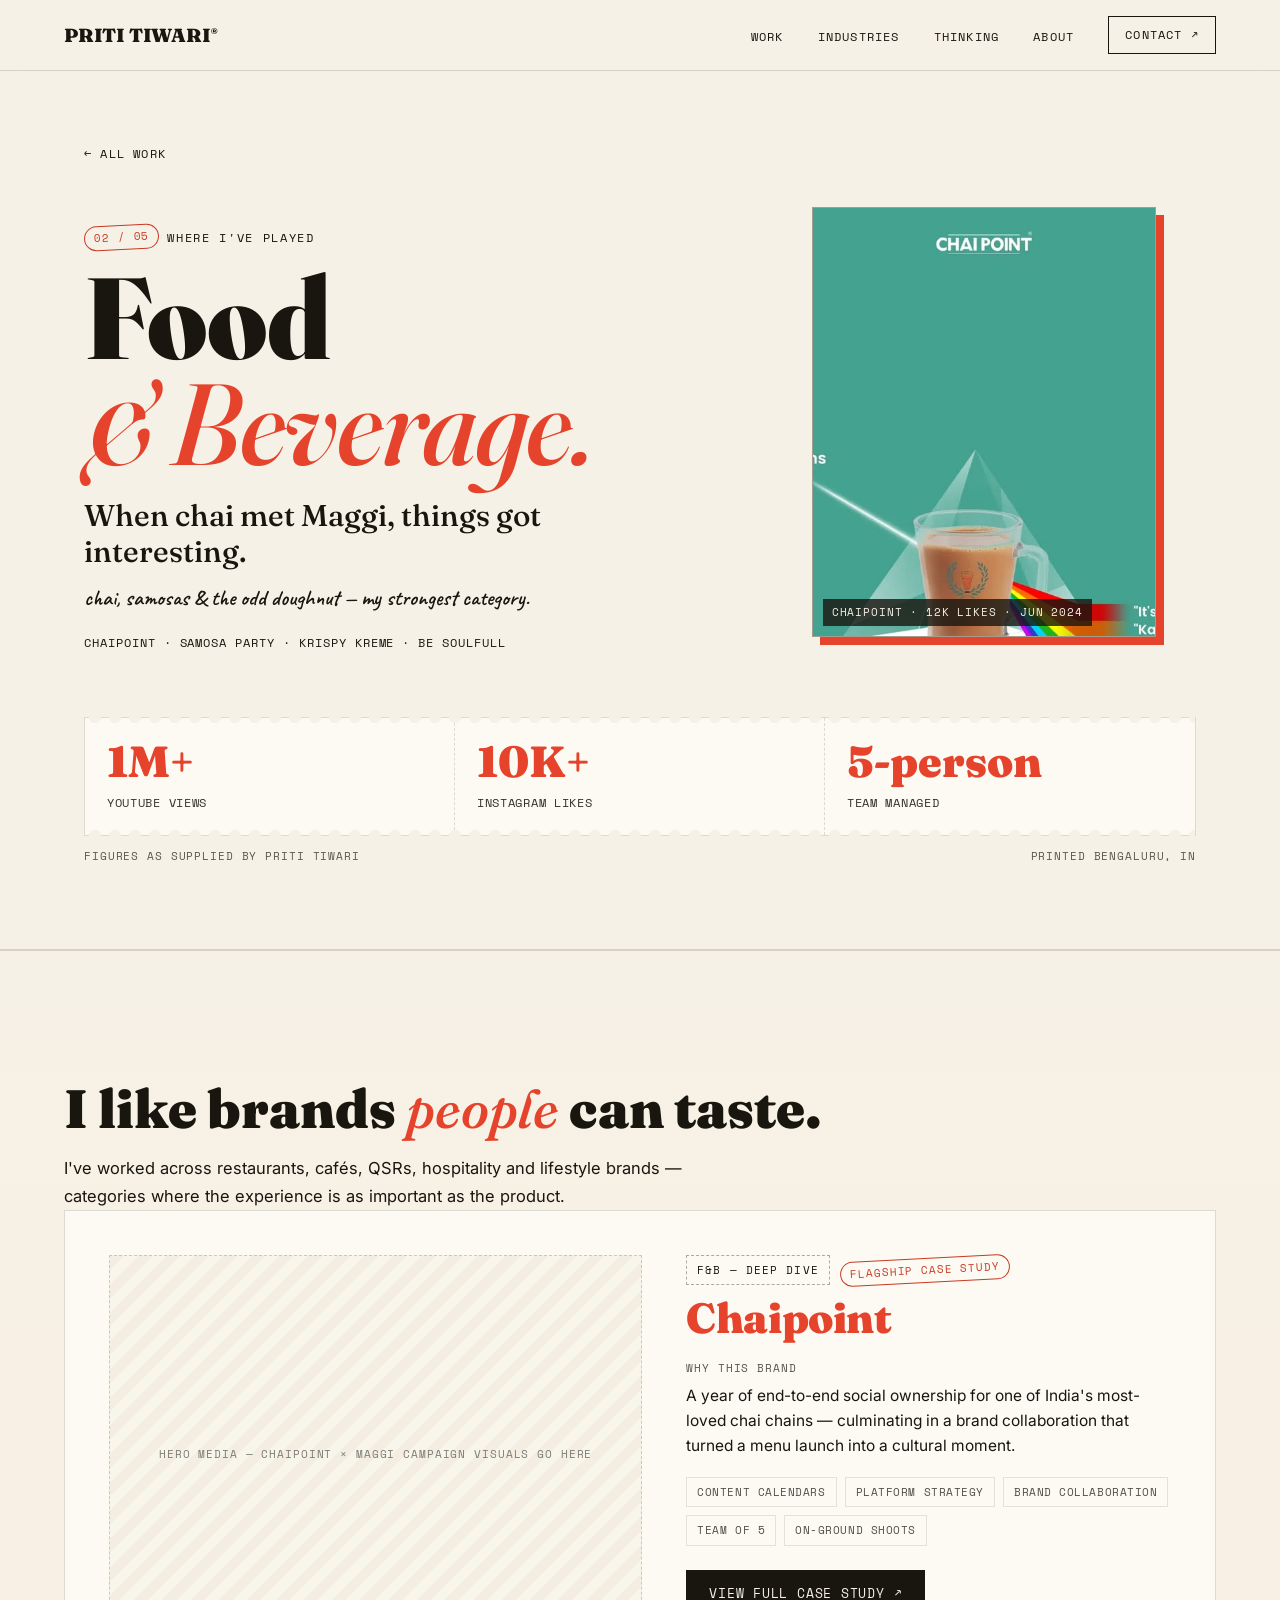
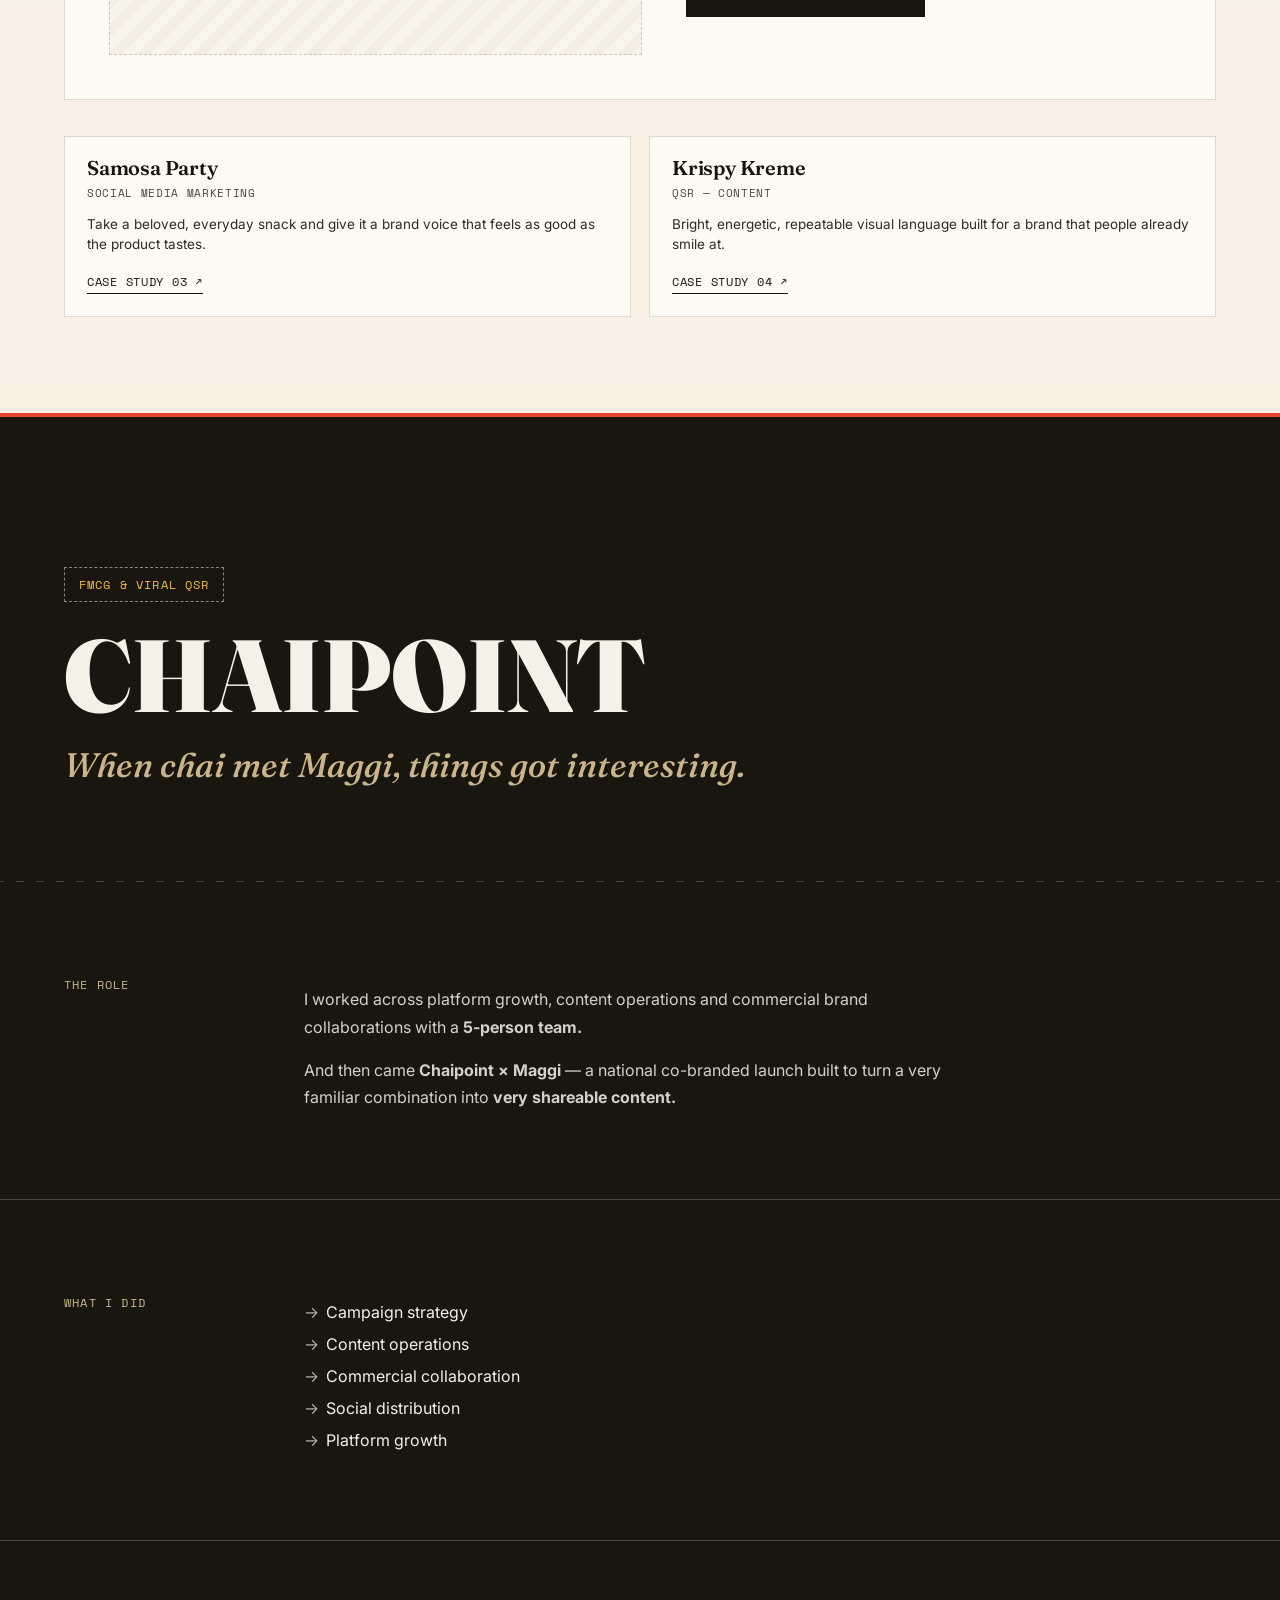
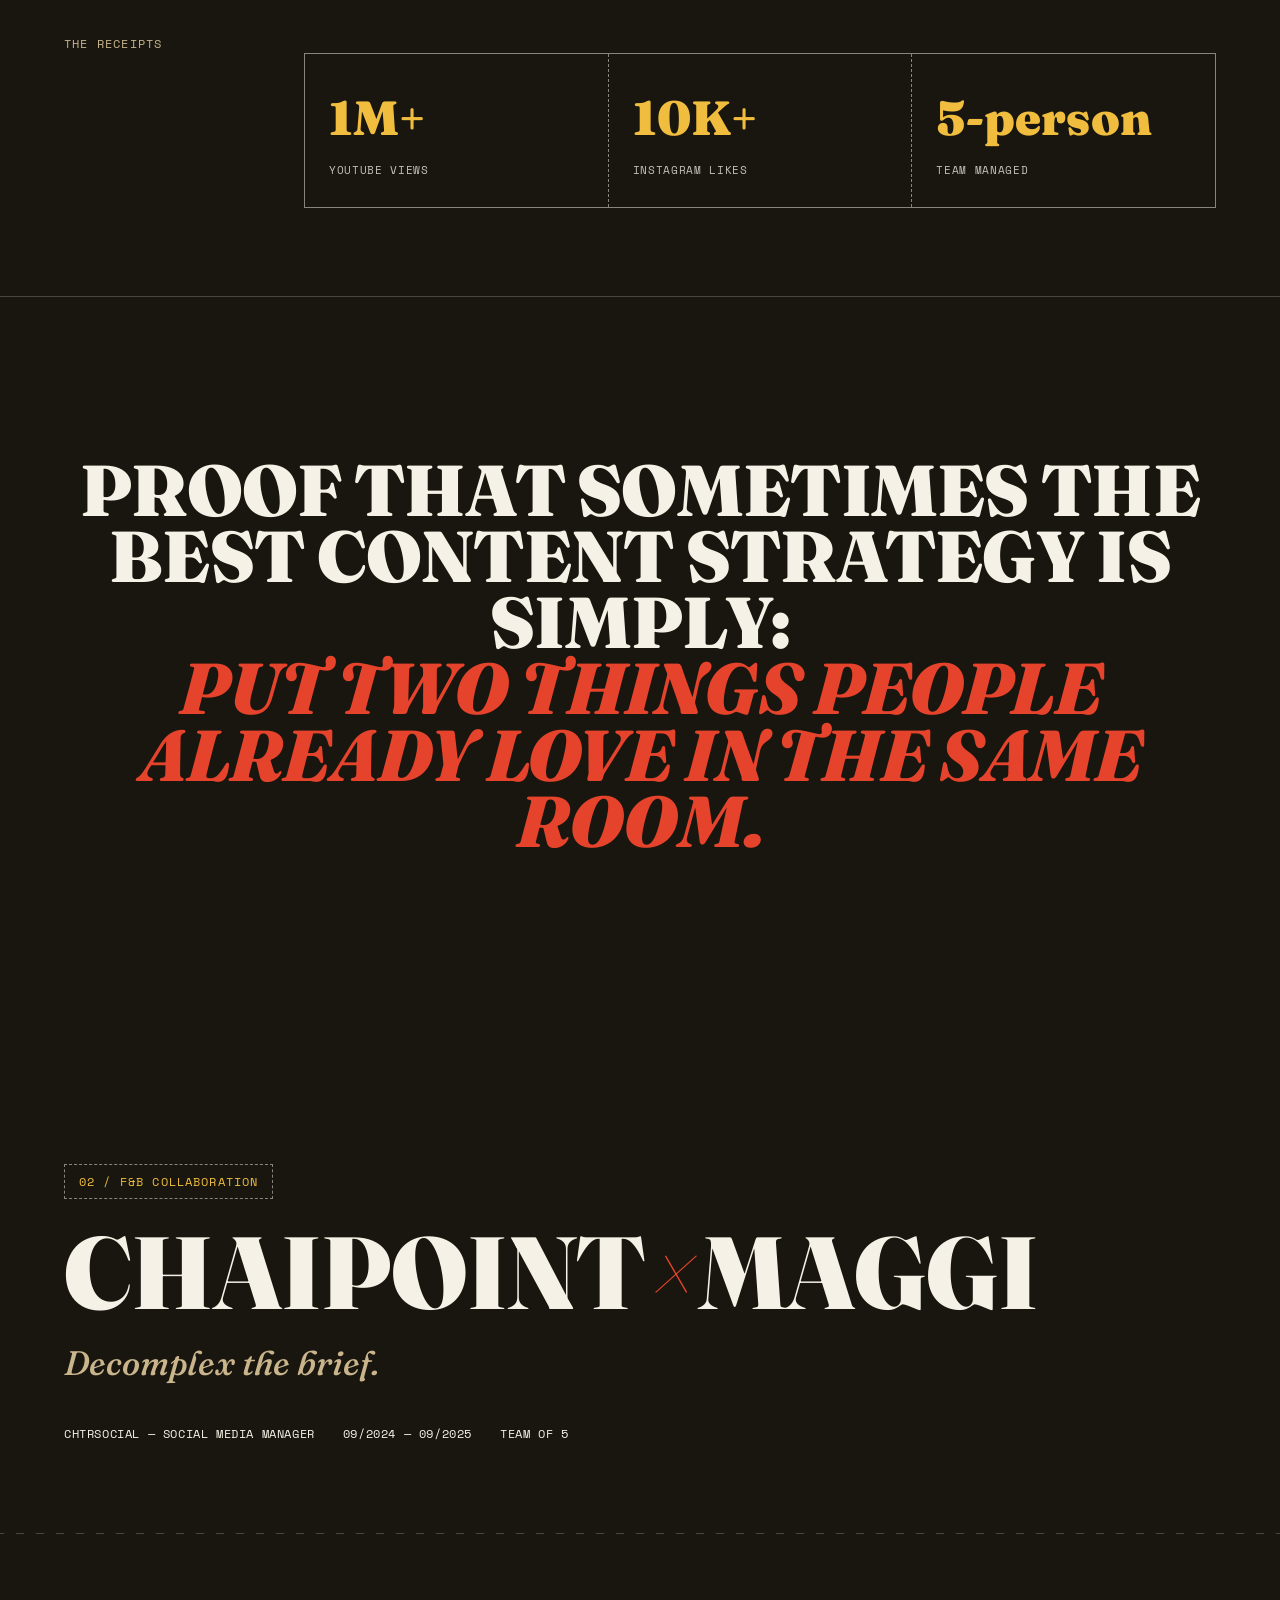
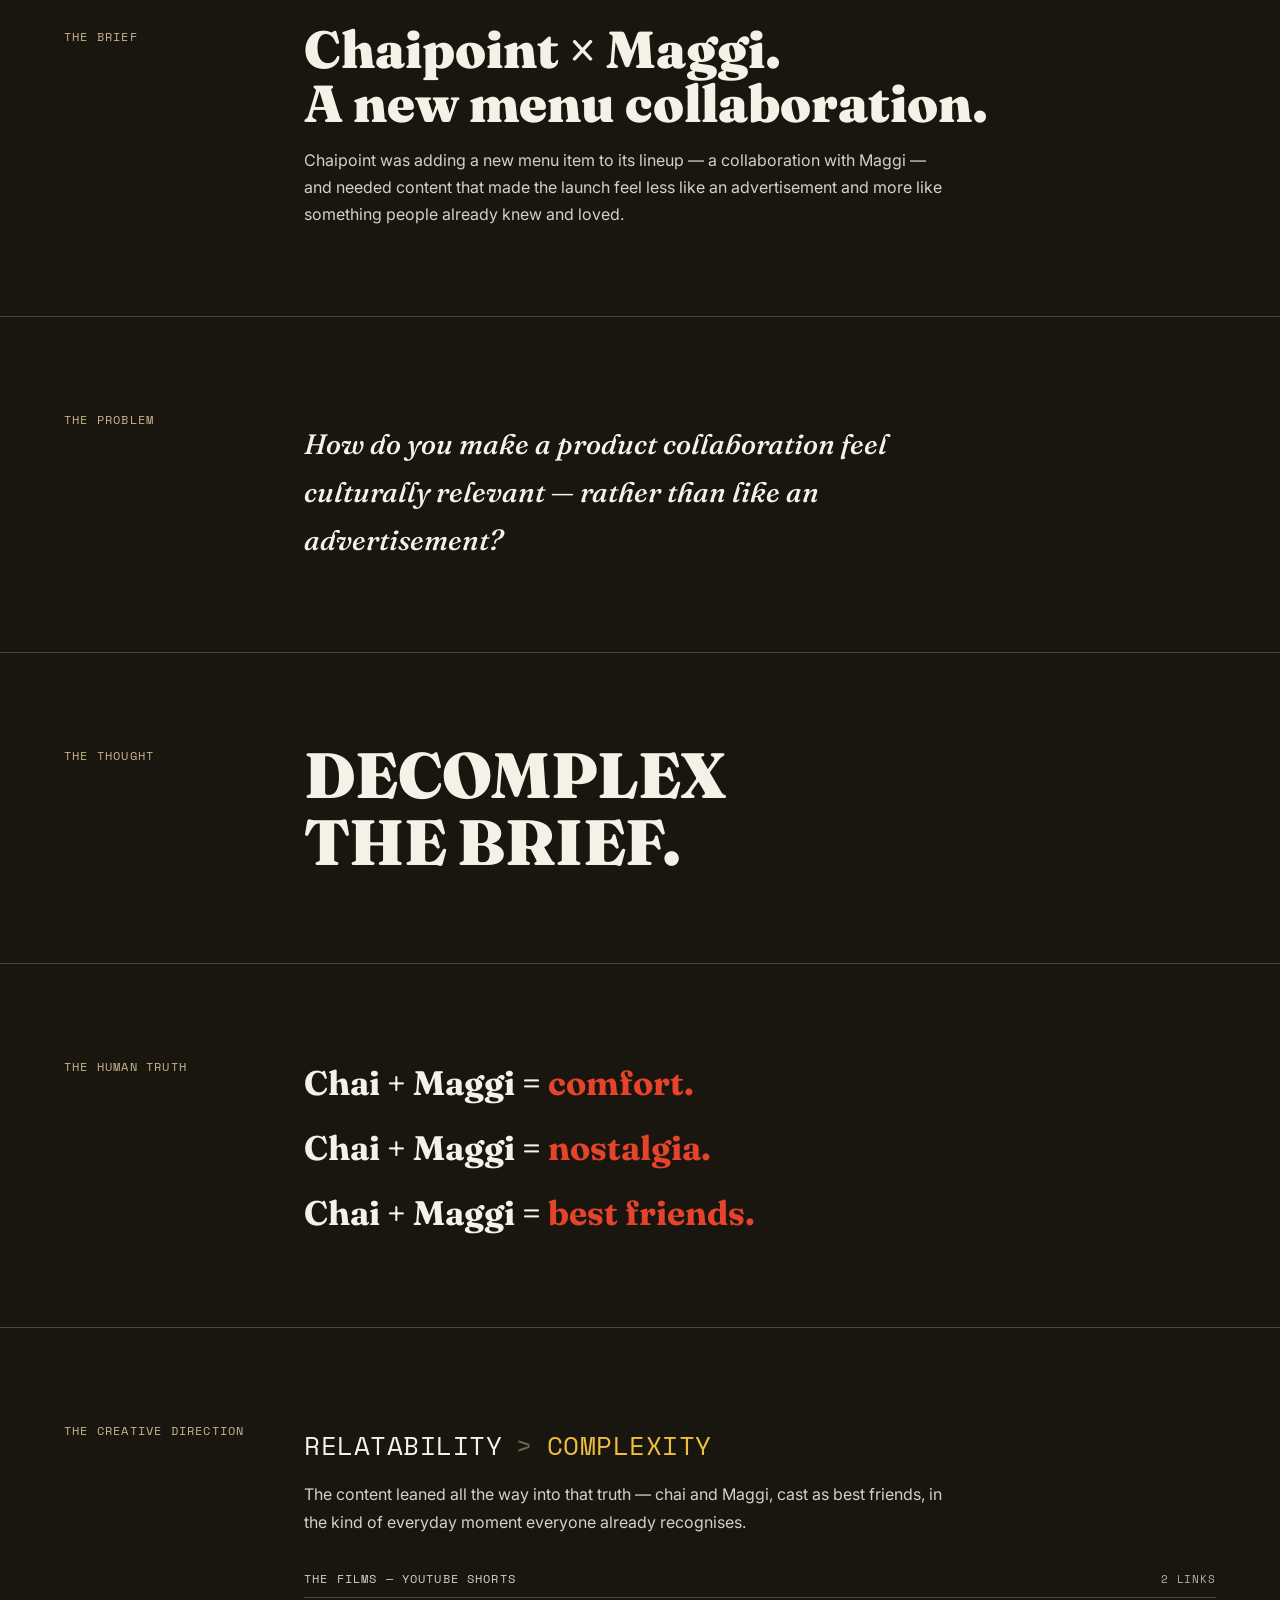
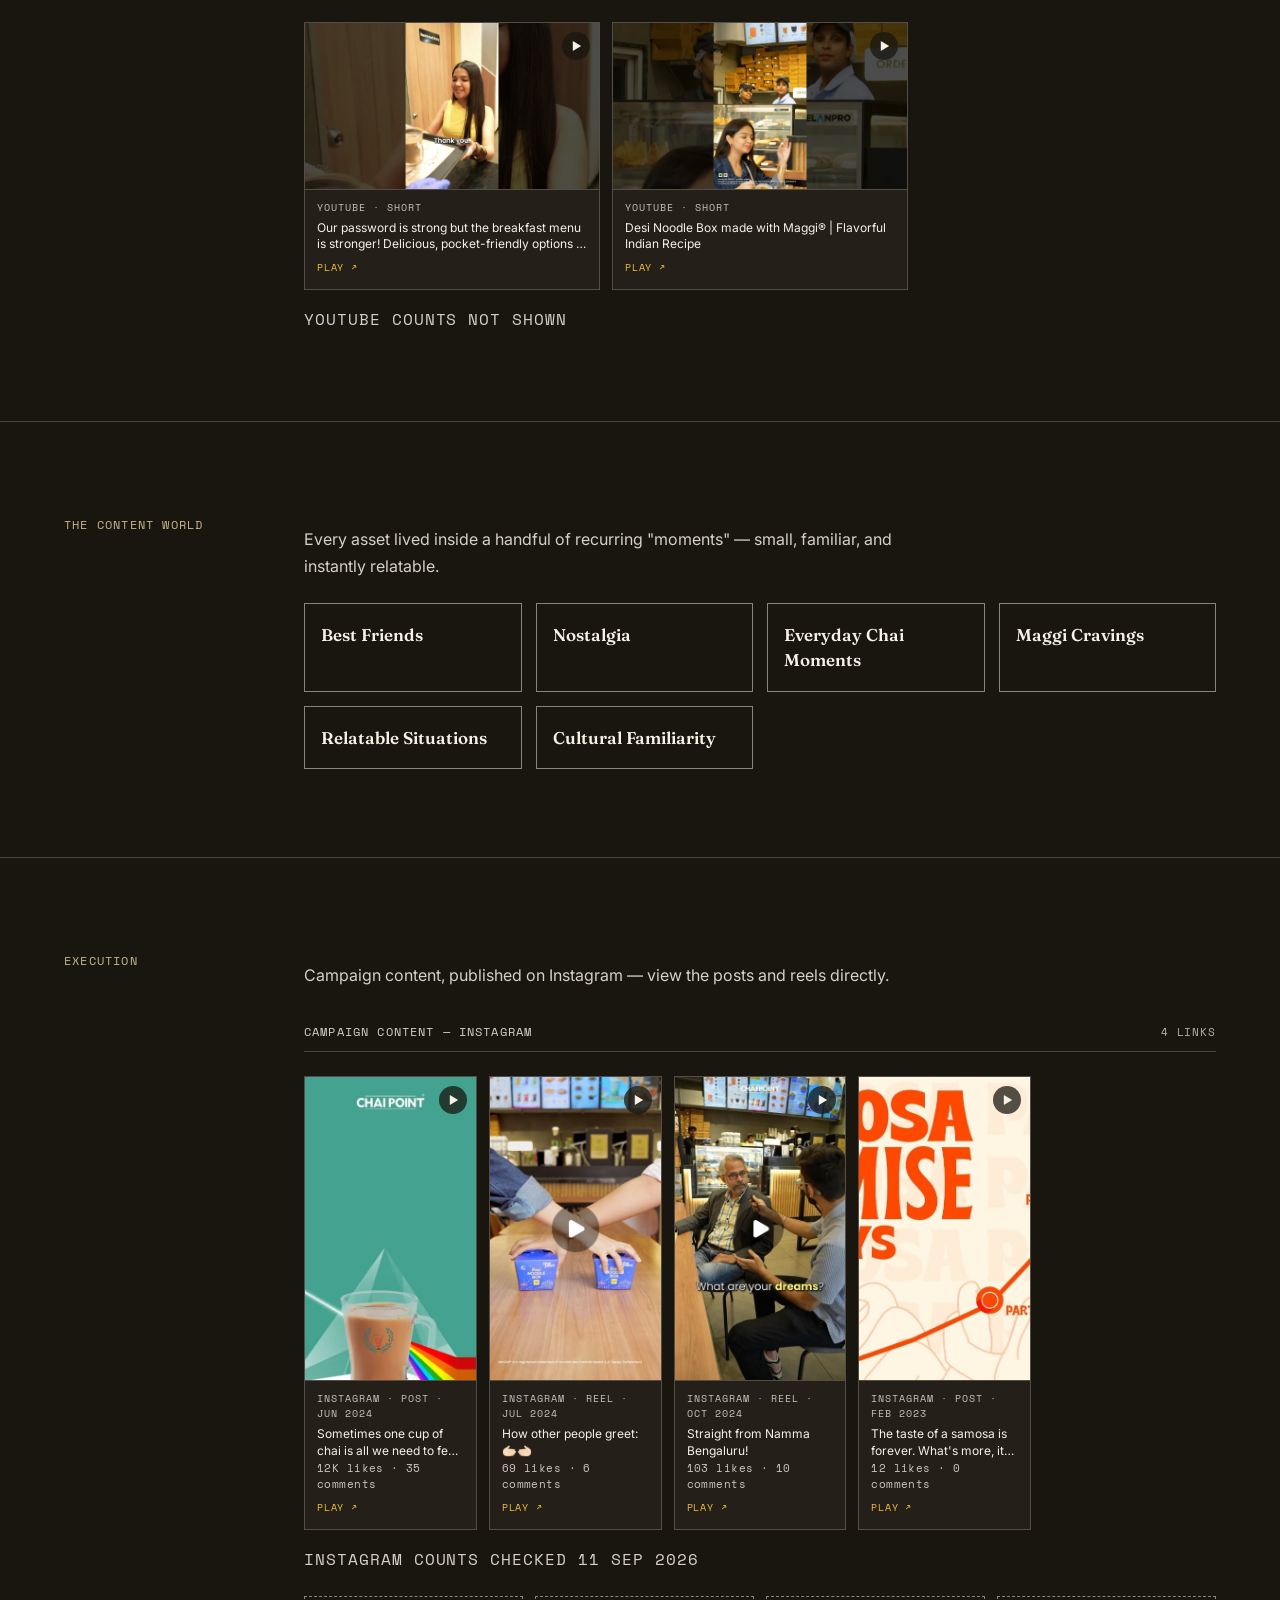
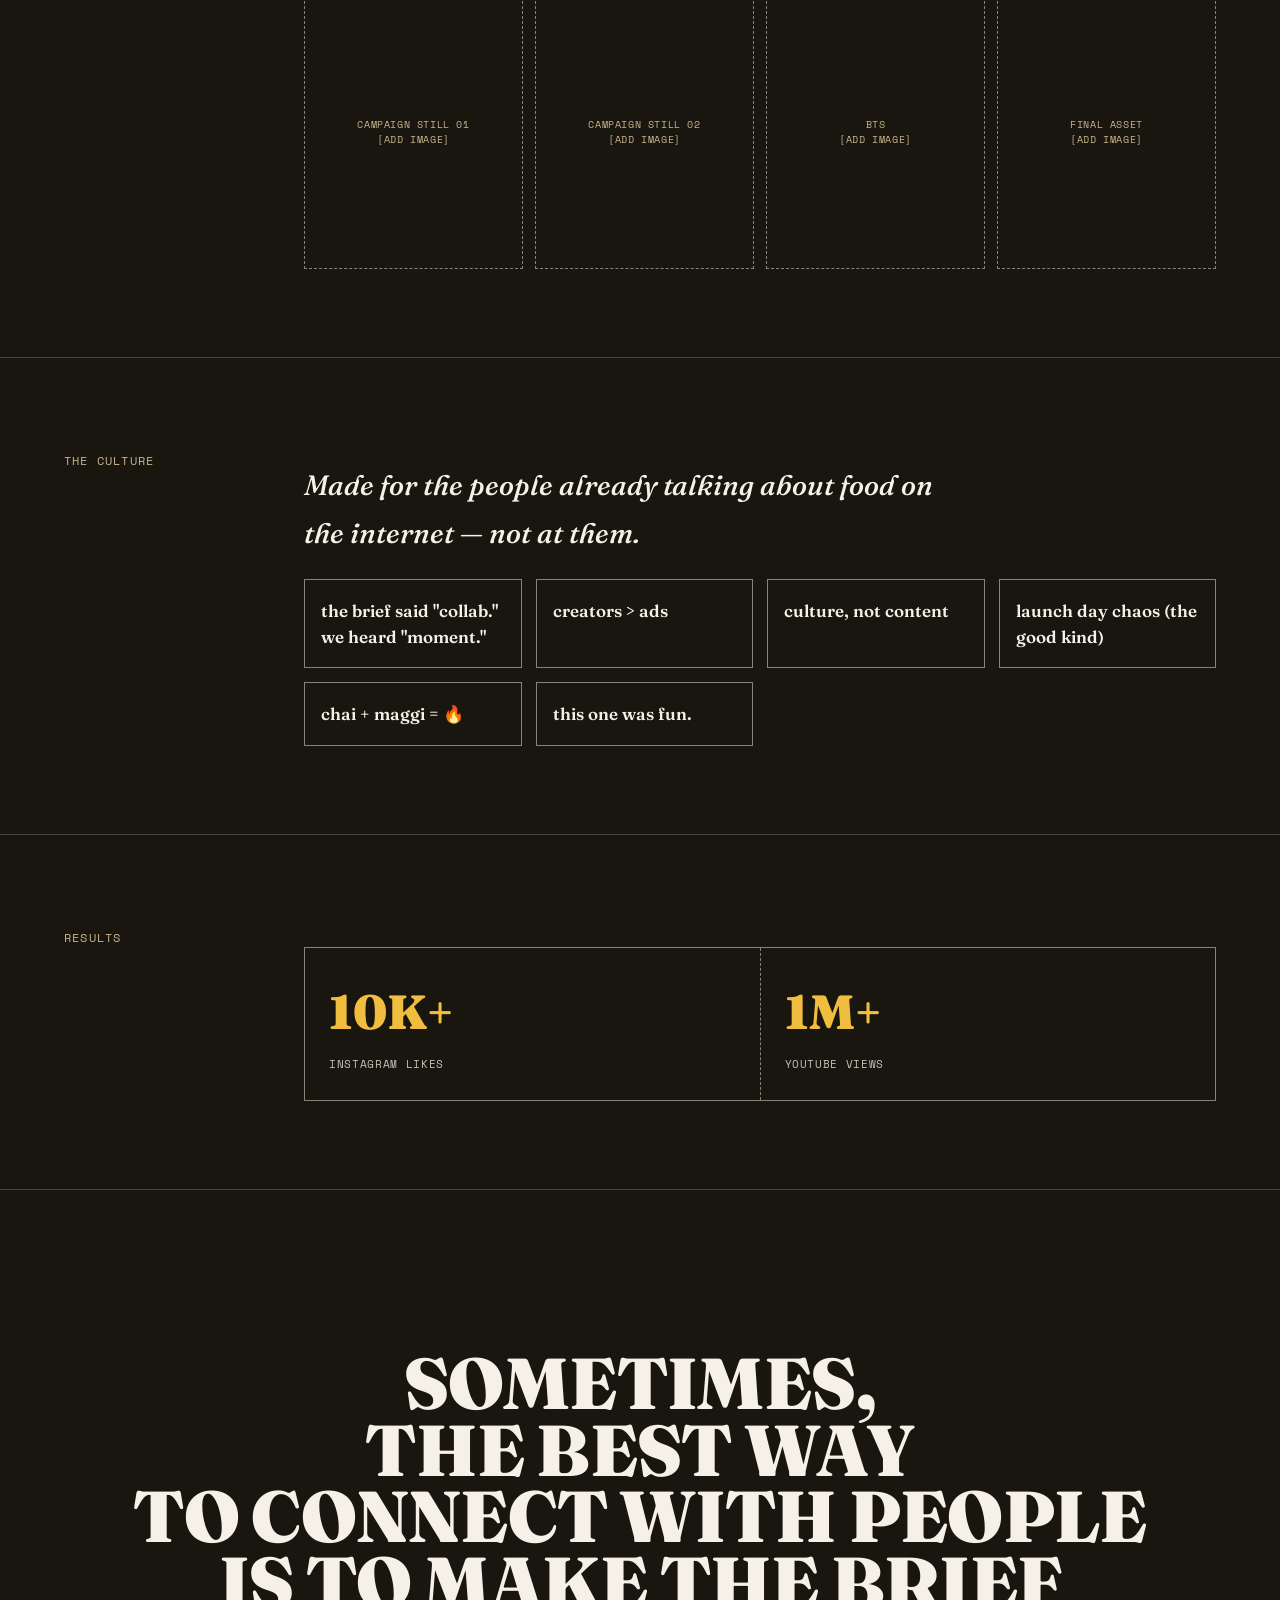
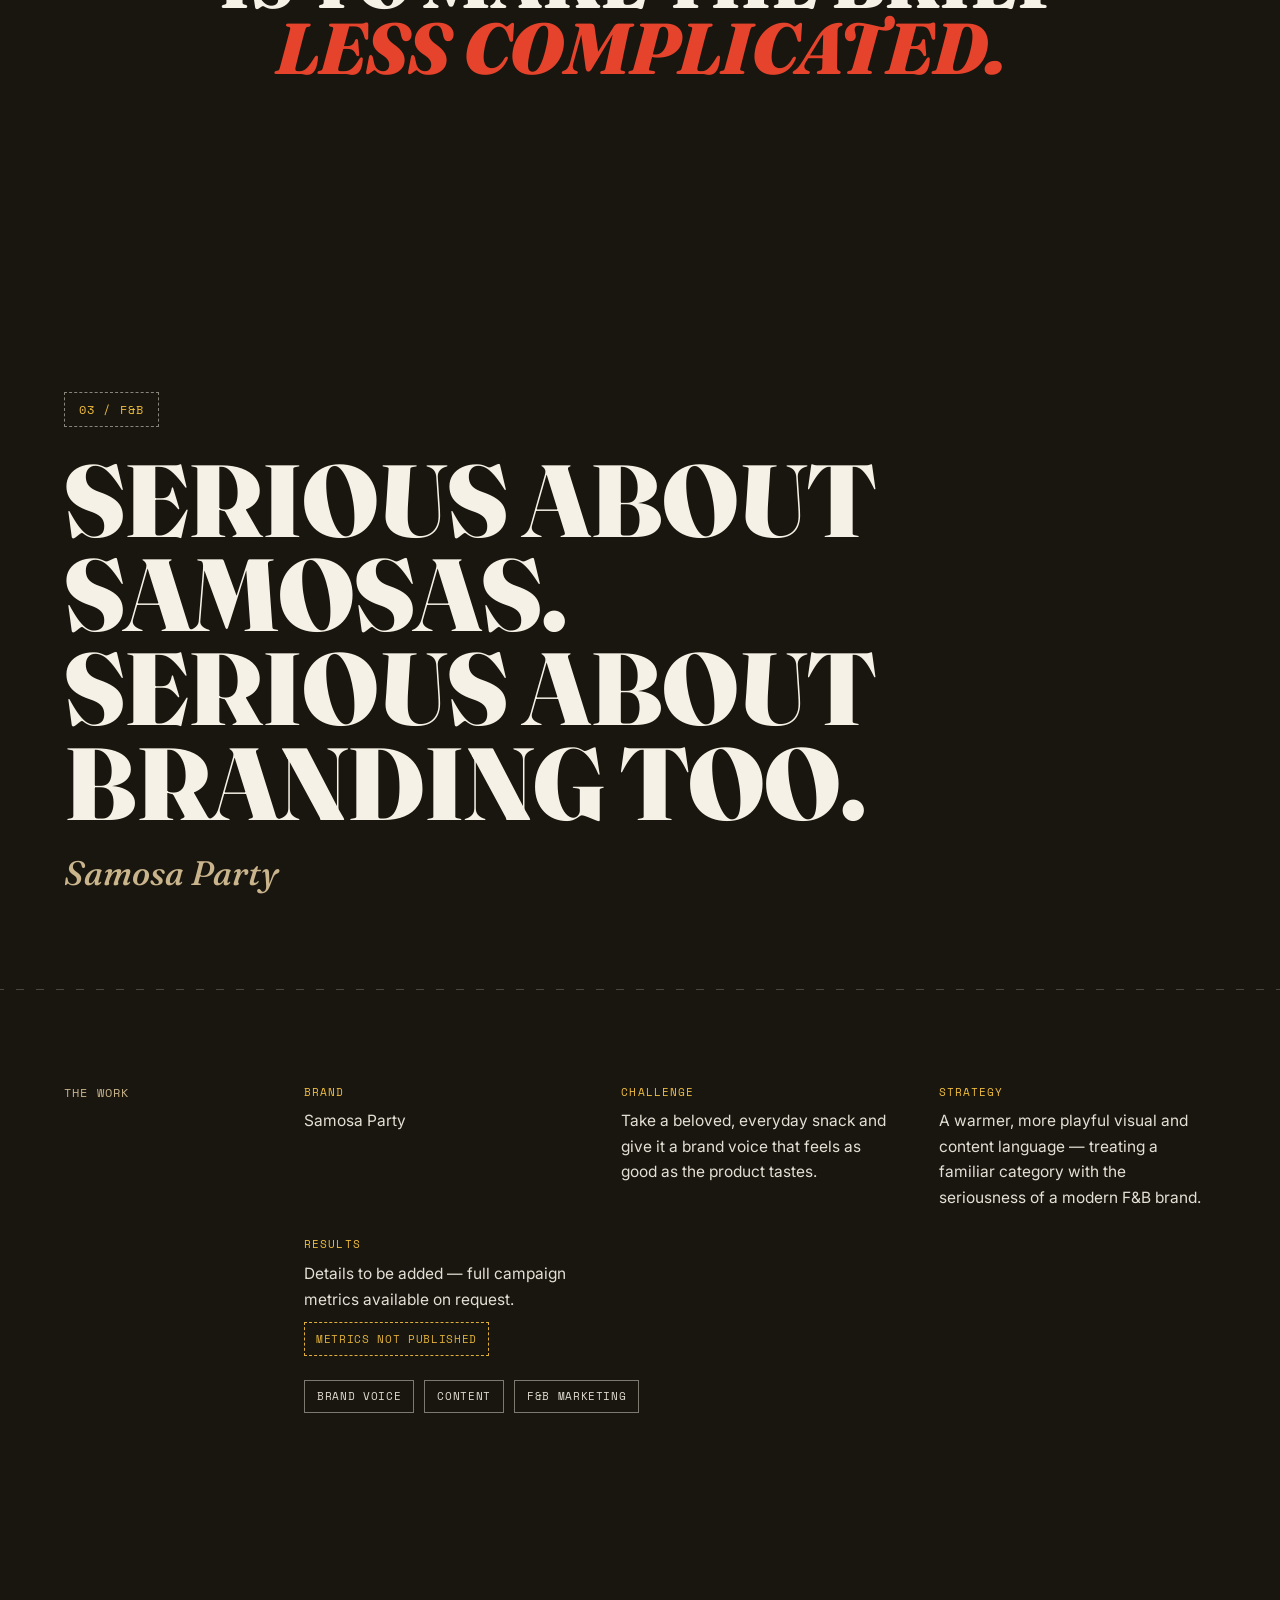
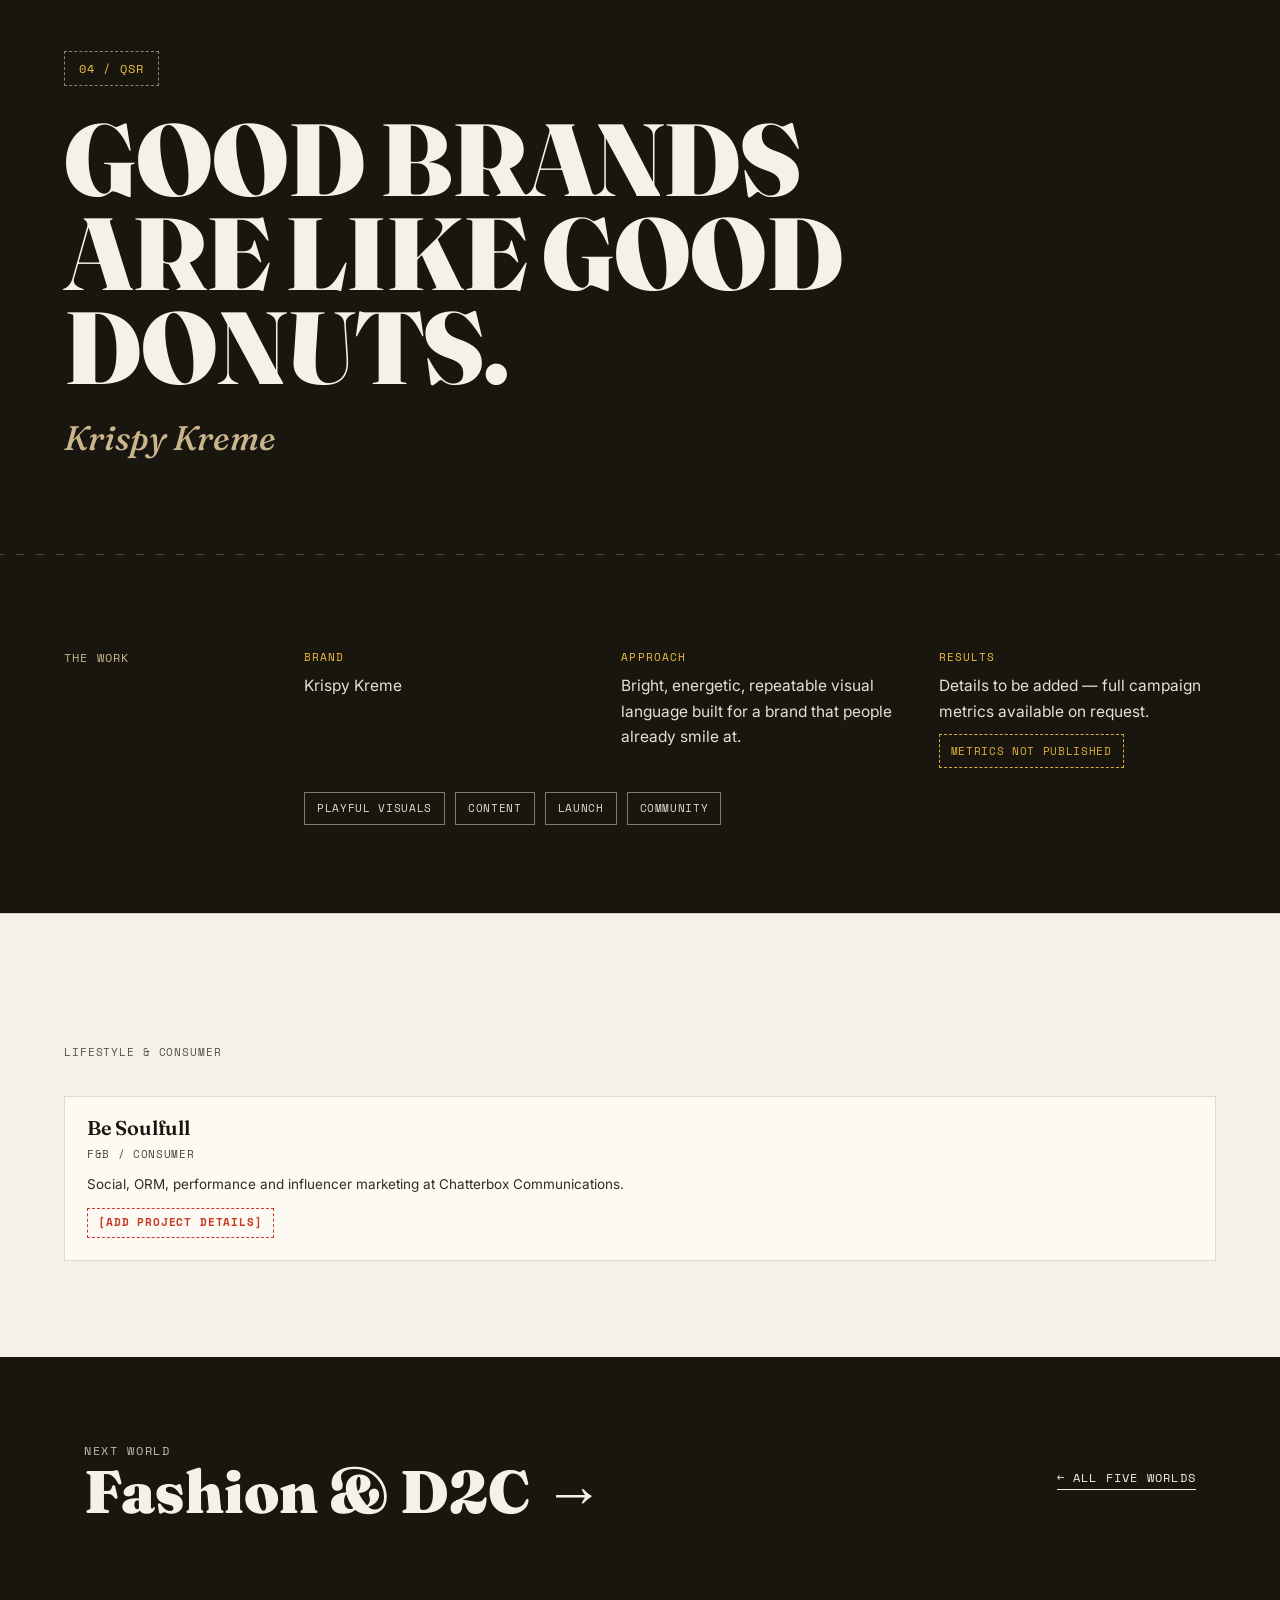
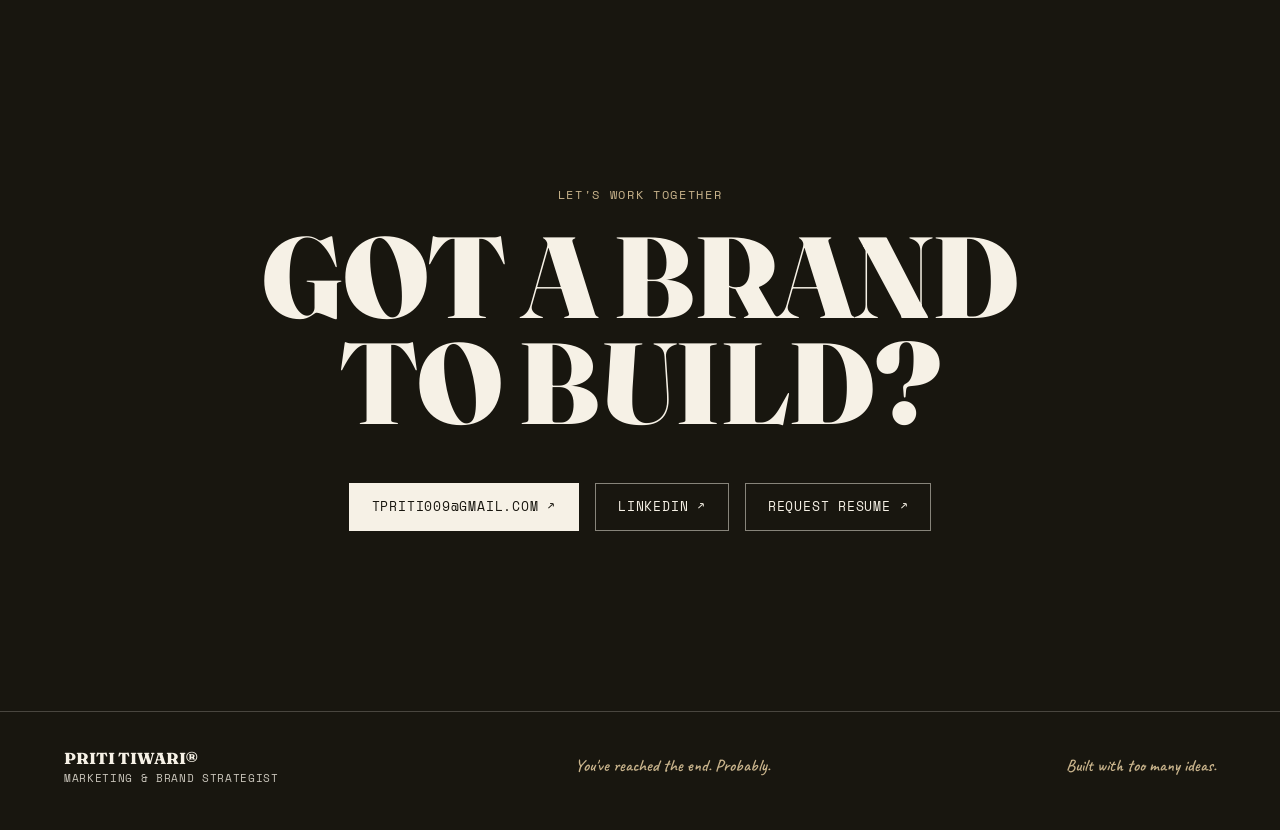
<file: food-beverage/index.html>
<!DOCTYPE html>
<html lang="en" data-root="../">
<head>
<meta charset="UTF-8">
<meta name="viewport" content="width=device-width, initial-scale=1.0">
<title>Food &amp; Beverage — Priti Tiwari, Marketing &amp; Brand Strategist</title>
<meta name="description" content="When chai met Maggi, things got interesting. Chaipoint, Samosa Party, Krispy Kreme, Be Soulfull. Selected food &amp; beverage work by Priti Tiwari, Marketing &amp; Brand Strategist.">
<link rel="canonical" href="https://wugweb-git.github.io/priti/food-beverage/">
<meta property="og:type" content="website">
<meta property="og:site_name" content="Priti Tiwari">
<meta property="og:title" content="Food &amp; Beverage — Priti Tiwari">
<meta property="og:description" content="When chai met Maggi, things got interesting. Chaipoint, Samosa Party, Krispy Kreme, Be Soulfull. Selected food &amp; beverage work by Priti Tiwari, Marketing &amp; Brand Strategist.">
<meta property="og:url" content="https://wugweb-git.github.io/priti/food-beverage/">
<meta property="og:image" content="https://wugweb-git.github.io/priti/assets/og/food-beverage.png">
<meta property="og:image:width" content="1200">
<meta property="og:image:height" content="630">
<meta property="og:image:alt" content="Food &amp; Beverage — selected work by Priti Tiwari">
<meta name="twitter:card" content="summary_large_image">
<meta name="twitter:title" content="Food &amp; Beverage — Priti Tiwari">
<meta name="twitter:description" content="When chai met Maggi, things got interesting. Chaipoint, Samosa Party, Krispy Kreme, Be Soulfull. Selected food &amp; beverage work by Priti Tiwari, Marketing &amp; Brand Strategist.">
<meta name="twitter:image" content="https://wugweb-git.github.io/priti/assets/og/food-beverage.png">
<link rel="icon" href="data:image/svg+xml,<svg xmlns='http://www.w3.org/2000/svg' viewBox='0 0 32 32'>
<link rel="preconnect" href="https://fonts.googleapis.com">
<link rel="preconnect" href="https://fonts.gstatic.com" crossorigin>
<link href="https://fonts.googleapis.com/css2?family=Fraunces:ital,opsz,wght@0,9..144,300;0,9..144,500;0,9..144,600;0,9..144,900;1,9..144,500;1,9..144,700&family=Inter:wght@400;500;600;700;800&family=Caveat:wght@500;600;700&family=Space+Mono:wght@400;700&display=swap" rel="stylesheet">
<link rel="stylesheet" href="../assets/site.css">
<noscript><style>
/* The reveal animation starts at opacity:0 and is switched on by script. With
   JavaScript disabled nothing ever adds .in-view, so every revealed block —
   the whole page body — stayed invisible. Show it all, unanimated. */
.reveal{opacity:1 !important; transform:none !important;}
</style></noscript>
<script type="application/ld+json">{"@context": "https://schema.org", "@graph": [{"@type": "CollectionPage", "@id": "https://wugweb-git.github.io/priti/food-beverage/#page", "url": "https://wugweb-git.github.io/priti/food-beverage/", "name": "Food & Beverage — Priti Tiwari, Marketing & Brand Strategist", "description": "When chai met Maggi, things got interesting. Chaipoint, Samosa Party, Krispy Kreme, Be Soulfull. Selected food & beverage work by Priti Tiwari, Marketing & Brand Strategist.", "isPartOf": {"@id": "https://wugweb-git.github.io/priti/#website"}, "author": {"@id": "https://wugweb-git.github.io/priti/#priti"}, "primaryImageOfPage": "https://wugweb-git.github.io/priti/assets/og/food-beverage.png", "about": [{"@type": "Organization", "name": "Chaipoint"}, {"@type": "Organization", "name": "Samosa Party"}, {"@type": "Organization", "name": "Krispy Kreme"}, {"@type": "Organization", "name": "Be Soulfull"}]}, {"@type": "BreadcrumbList", "itemListElement": [{"@type": "ListItem", "position": 1, "name": "Priti Tiwari", "item": "https://wugweb-git.github.io/priti/"}, {"@type": "ListItem", "position": 2, "name": "Food & Beverage", "item": "https://wugweb-git.github.io/priti/food-beverage/"}]}]}</script>
</head>
<body>
<a class="skip-link" href="#main">Skip to content</a>
<!-- CHROME:NAV -->
<nav class="site-nav" aria-label="Primary">
  <div class="nav-inner">
    <a href="../" class="nav-logo">PRITI TIWARI<sup>®</sup></a>
    <ul class="nav-links">
      <li><a href="../#niches">Work</a></li>
      <li><a href="../#industries">Industries</a></li>
      <li><a href="../#thinking">Thinking</a></li>
      <li><a href="../#about">About</a></li>
      <li class="nav-cta"><a href="#contact" class="btn ghost" style="padding:9px 16px;">Contact ↗</a></li>
    </ul>
    <button class="nav-burger" id="burgerBtn" aria-label="Open menu" aria-expanded="false">
      <span></span><span></span><span></span>
    </button>
  </div>
</nav>

<div class="mobile-menu" id="mobileMenu">
  <a href="../#niches">Work</a>
  <a href="../#industries">Industries</a>
  <a href="../#thinking">Thinking</a>
  <a href="../#about">About</a>
  <a href="#contact">Contact</a>
  <div class="mm-foot">tpriti009@gmail.com — Bengaluru</div>
</div>
<!-- /CHROME:NAV -->
<main id="main">
<header class="niche-hero nh-fnb"><div class="nh-inner"><a class="nh-back" href="../#niches">← All work</a><div class="nh-grid"><div><span class="eyebrow reveal"><span class="stamp">02 / 05</span> Where I've Played</span><h1 class="display nh-title reveal">Food<br><span class="accent">&amp; Beverage.</span></h1><p class="nh-thesis reveal">When chai met Maggi, things got interesting.</p><p class="hand reveal" style="font-size:22px; margin-top:12px;">chai, samosas &amp; the odd doughnut — my strongest category.</p><p class="nh-brands reveal">Chaipoint · Samosa Party · Krispy Kreme · Be Soulfull</p></div><figure class="nh-cover reveal"><img src="../assets/thumbs/ig-C8pF5KSo_Qe.jpg" alt="Chaipoint — Sometimes one cup of chai is all we need to feel okay ☕ Tell us how was your day…" loading="lazy" decoding="async" width="640" height="800"><figcaption>Chaipoint · 12K likes · Jun 2024</figcaption></figure></div><div class="receipt-strip perf-top perf-bottom nh-receipts reveal"><div class="nh-cells"><div class="nh-cell"><div class="receipt-num">1M+</div><div class="receipt-label">YouTube views</div></div><div class="nh-cell"><div class="receipt-num">10K+</div><div class="receipt-label">Instagram likes</div></div><div class="nh-cell"><div class="receipt-num">5-person</div><div class="receipt-label">team managed</div></div></div></div><div class="nh-foot"><span>figures as supplied by Priti Tiwari</span><span>printed Bengaluru, IN</span></div></div></header>
<section class="industry-block ind-fnb" id="ind-fnb">
  
  <div class="industry-body">
    <h2 class="industry-lead reveal">I like brands <span class="it">people</span> can taste.</h2>
    <p class="industry-copy reveal">I've worked across restaurants, cafés, QSRs, hospitality and lifestyle brands — categories where the experience is as important as the product.</p>

    <div class="brand-feature reveal">
      <div class="bf-media">Hero media — Chaipoint × Maggi campaign visuals go here</div>
      <div>
        <div class="bf-eyebrow">
          <span class="ticket-tag">F&amp;B — Deep Dive</span>
          <span class="stamp">flagship case study</span>
        </div>
        <div class="bf-title display">Chaipoint</div>
        <div class="bf-why-label">Why this brand</div>
        <p class="bf-why">A year of end-to-end social ownership for one of India's most-loved chai chains — culminating in a brand collaboration that turned a menu launch into a cultural moment.</p>
        <div class="bf-did">
          <span>Content calendars</span><span>Platform strategy</span><span>Brand collaboration</span><span>Team of 5</span><span>On-ground shoots</span>
        </div>
        <div class="bf-links">
          <a href="#case-02" class="btn">View full case study ↗</a>
        </div>
      </div>
    </div>

    <div class="brand-row reveal">
      <div class="brand-card">
        <div class="bc-name display">Samosa Party</div>
        <div class="bc-role">Social Media Marketing</div>
        <p class="bc-note">Take a beloved, everyday snack and give it a brand voice that feels as good as the product tastes.</p>
        <div class="bc-status"><a href="#case-03" class="link-arrow">Case study 03 ↗</a></div>
      </div>
      <div class="brand-card">
        <div class="bc-name display">Krispy Kreme</div>
        <div class="bc-role">QSR — Content</div>
        <p class="bc-note">Bright, energetic, repeatable visual language built for a brand that people already smile at.</p>
        <div class="bc-status"><a href="#case-04" class="link-arrow">Case study 04 ↗</a></div>
      </div>
    </div>
  </div>
</section>
<section class="case-study story" id="story-chaipoint"><div class="cs-hero"><div class="cs-hero-inner"><span class="cs-tag reveal">FMCG &amp; viral QSR</span><h2 class="cs-title display reveal">CHAIPOINT</h2><p class="cs-subtitle reveal">When chai met Maggi, things got interesting.</p></div></div><div class="cs-block perf-top on-charcoal"><div class="cs-block-inner reveal"><span class="cs-label">The role</span><div class="cs-content"><p>I worked across platform growth, content operations and commercial brand collaborations with a <strong>5-person team.</strong></p><p>And then came <strong>Chaipoint × Maggi</strong> — a national co-branded launch built to turn a very familiar combination into <strong>very shareable content.</strong></p></div></div></div><div class="cs-block"><div class="cs-block-inner reveal"><span class="cs-label">What I did</span><div class="cs-content"><ul class="story-list"><li>Campaign strategy</li><li>Content operations</li><li>Commercial collaboration</li><li>Social distribution</li><li>Platform growth</li></ul></div></div></div><div class="cs-block"><div class="cs-block-inner reveal"><span class="cs-label">The receipts</span><div class="cs-content"><div class="results-row"><div class="result-cell"><div class="result-num">1M+</div><div class="result-label">YouTube views</div></div><div class="result-cell"><div class="result-num">10K+</div><div class="result-label">Instagram likes</div></div><div class="result-cell"><div class="result-num">5-person</div><div class="result-label">team managed</div></div></div></div></div></div><div class="cs-takeaway reveal"><p class="display">PROOF THAT SOMETIMES THE BEST CONTENT STRATEGY IS SIMPLY:<br><span class="hi">PUT TWO THINGS PEOPLE ALREADY LOVE IN THE SAME ROOM.</span></p></div></section>
<section class="case-study" id="work">
  <span id="case-02"></span>
  <div class="cs-hero">
    <div class="cs-hero-inner">
      <span class="cs-tag reveal">02 / F&amp;B Collaboration</span>
      <h2 class="cs-title display reveal">CHAIPOINT<wbr><span class="x">×</span>MAGGI</h2>
      <p class="cs-subtitle reveal">Decomplex the brief.</p>
      <div class="cs-meta reveal">
        <span>Chtrsocial — Social Media Manager</span>
        <span>09/2024 — 09/2025</span>
        <span>Team of 5</span>
      </div>
    </div>
  </div>

  <div class="cs-block perf-top on-charcoal">
    <div class="cs-block-inner reveal">
      <span class="cs-label">The Brief</span>
      <div class="cs-content">
        <h3>Chaipoint × Maggi.<br>A new menu collaboration.</h3>
        <p>Chaipoint was adding a new menu item to its lineup — a collaboration with Maggi — and needed content that made the launch feel less like an advertisement and more like something people already knew and loved.</p>
      </div>
    </div>
  </div>

  <div class="cs-block">
    <div class="cs-block-inner reveal">
      <span class="cs-label">The Problem</span>
      <div class="cs-content">
        <p class="big">How do you make a product collaboration feel culturally relevant — rather than like an advertisement?</p>
      </div>
    </div>
  </div>

  <div class="cs-block">
    <div class="cs-block-inner reveal">
      <span class="cs-label">The Thought</span>
      <div class="cs-content">
        <h3 class="display" style="font-size:clamp(34px,6vw,64px);">DECOMPLEX<br>THE BRIEF.</h3>
      </div>
    </div>
  </div>

  <div class="cs-block">
    <div class="cs-block-inner reveal">
      <span class="cs-label">The Human Truth</span>
      <div class="cs-content truths">
        <div class="truth-line">Chai + Maggi = <span>comfort.</span></div>
        <div class="truth-line">Chai + Maggi = <span>nostalgia.</span></div>
        <div class="truth-line">Chai + Maggi = <span>best friends.</span></div>
      </div>
    </div>
  </div>

  <div class="cs-block">
    <div class="cs-block-inner reveal">
      <span class="cs-label">The Creative Direction</span>
      <div class="cs-content">
        <div class="direction-line"><span>RELATABILITY</span><span class="beats">&gt;</span><span class="win">COMPLEXITY</span></div>
        <p>The content leaned all the way into that truth — chai and Maggi, cast as best friends, in the kind of everyday moment everyone already recognises.</p>
        <div class="media-block" data-media="chaipoint" data-platform="youtube" data-label="The Films — YouTube Shorts" data-wide="1" ><div class="media-block-head"><span class="media-block-title">The Films — YouTube Shorts</span><span class="media-block-count">2 links</span></div><div class="media-grid wide"><a class="m-card" data-ratio="16/9" data-open="chai-yt-01" href="https://youtube.com/shorts/wyFjHreV-XE" target="_blank" rel="noopener"><div class="m-shot"><img src="../assets/thumbs/yt-wyFjHreV-XE.jpg" alt="Our password is strong but the breakfast menu is stronger! Delicious, pocket-friendly options at ₹99." loading="lazy" decoding="async" width="640" height="800"><span class="m-play"><svg viewBox="0 0 10 12" aria-hidden="true"><path d="M0 0l10 6-10 6z"/></svg></span></div><div class="m-foot"><div class="m-kind">YouTube · short</div><div class="m-title">Our password is strong but the breakfast menu is stronger! Delicious, pocket-friendly options at ₹99.</div><span class="m-open">Play ↗</span></div></a><a class="m-card" data-ratio="16/9" data-open="chai-yt-02" href="https://youtube.com/shorts/YbLVZ2QXLqo" target="_blank" rel="noopener"><div class="m-shot"><img src="../assets/thumbs/yt-YbLVZ2QXLqo.jpg" alt="Desi Noodle Box made with Maggi® | Flavorful Indian Recipe" loading="lazy" decoding="async" width="640" height="800"><span class="m-play"><svg viewBox="0 0 10 12" aria-hidden="true"><path d="M0 0l10 6-10 6z"/></svg></span></div><div class="m-foot"><div class="m-kind">YouTube · short</div><div class="m-title">Desi Noodle Box made with Maggi® | Flavorful Indian Recipe</div><span class="m-open">Play ↗</span></div></a></div><p class="media-note">YouTube counts not shown</p></div>
      </div>
    </div>
  </div>

  <div class="cs-block">
    <div class="cs-block-inner reveal">
      <span class="cs-label">The Content World</span>
      <div class="cs-content">
        <p>Every asset lived inside a handful of recurring "moments" — small, familiar, and instantly relatable.</p>
        <div class="moments-grid">
          <div class="moment-chip">Best Friends</div>
          <div class="moment-chip">Nostalgia</div>
          <div class="moment-chip">Everyday Chai Moments</div>
          <div class="moment-chip">Maggi Cravings</div>
          <div class="moment-chip">Relatable Situations</div>
          <div class="moment-chip">Cultural Familiarity</div>
        </div>
      </div>
    </div>
  </div>

  <div class="cs-block">
    <div class="cs-block-inner reveal">
      <span class="cs-label">Execution</span>
      <div class="cs-content">
        <p>Campaign content, published on Instagram — view the posts and reels directly.</p>
        <div class="media-block" data-media="chaipoint" data-platform="instagram" data-label="Campaign Content — Instagram" ><div class="media-block-head"><span class="media-block-title">Campaign Content — Instagram</span><span class="media-block-count">4 links</span></div><div class="media-grid"><a class="m-card" data-ratio="9/16" data-open="chai-ig-01" href="https://www.instagram.com/p/C8pF5KSo_Qe/" target="_blank" rel="noopener"><div class="m-shot"><img src="../assets/thumbs/ig-C8pF5KSo_Qe.jpg" alt="Sometimes one cup of chai is all we need to feel okay ☕ Tell us how was your day…" loading="lazy" decoding="async" width="640" height="800"><span class="m-play"><svg viewBox="0 0 10 12" aria-hidden="true"><path d="M0 0l10 6-10 6z"/></svg></span></div><div class="m-foot"><div class="m-kind">Instagram · post · Jun 2024</div><div class="m-title">Sometimes one cup of chai is all we need to feel okay ☕ Tell us how was your day…</div><div class="m-stats">12K likes · 35 comments</div><span class="m-open">Play ↗</span></div></a><a class="m-card" data-ratio="9/16" data-open="chai-ig-02" href="https://www.instagram.com/reel/C-DONCdIeb6/" target="_blank" rel="noopener"><div class="m-shot"><img src="../assets/thumbs/ig-C-DONCdIeb6.jpg" alt="How other people greet: 🫱🏻‍🫲🏻" loading="lazy" decoding="async" width="640" height="800"><span class="m-play"><svg viewBox="0 0 10 12" aria-hidden="true"><path d="M0 0l10 6-10 6z"/></svg></span></div><div class="m-foot"><div class="m-kind">Instagram · reel · Jul 2024</div><div class="m-title">How other people greet: 🫱🏻‍🫲🏻</div><div class="m-stats">69 likes · 6 comments</div><span class="m-open">Play ↗</span></div></a><a class="m-card" data-ratio="9/16" data-open="chai-ig-03" href="https://www.instagram.com/reel/DAlaHxYPAw6/" target="_blank" rel="noopener"><div class="m-shot"><img src="../assets/thumbs/ig-DAlaHxYPAw6.jpg" alt="Straight from Namma Bengaluru!" loading="lazy" decoding="async" width="640" height="800"><span class="m-play"><svg viewBox="0 0 10 12" aria-hidden="true"><path d="M0 0l10 6-10 6z"/></svg></span></div><div class="m-foot"><div class="m-kind">Instagram · reel · Oct 2024</div><div class="m-title">Straight from Namma Bengaluru!</div><div class="m-stats">103 likes · 10 comments</div><span class="m-open">Play ↗</span></div></a><a class="m-card" data-ratio="9/16" data-open="chai-ig-04" href="https://www.instagram.com/p/CogquhyPs0V/" target="_blank" rel="noopener"><div class="m-shot"><img src="../assets/thumbs/ig-CogquhyPs0V.jpg" alt="The taste of a samosa is forever. What's more, it's comfort food that always gives…" loading="lazy" decoding="async" width="640" height="800"><span class="m-play"><svg viewBox="0 0 10 12" aria-hidden="true"><path d="M0 0l10 6-10 6z"/></svg></span></div><div class="m-foot"><div class="m-kind">Instagram · post · Feb 2023</div><div class="m-title">The taste of a samosa is forever. What's more, it's comfort food that always gives…</div><div class="m-stats">12 likes · 0 comments</div><span class="m-open">Play ↗</span></div></a></div><p class="media-note">Instagram counts checked 11 Sep 2026</p></div>
        <div class="gallery-slots">
          <div class="gallery-slot">Campaign still 01<br>[Add image]</div>
          <div class="gallery-slot">Campaign still 02<br>[Add image]</div>
          <div class="gallery-slot">BTS<br>[Add image]</div>
          <div class="gallery-slot">Final asset<br>[Add image]</div>
        </div>
      </div>
    </div>
  </div>

  <div class="cs-block">
    <div class="cs-block-inner reveal">
      <span class="cs-label">The Culture</span>
      <div class="cs-content">
        <p class="big">Made for the people already talking about food on the internet — not at them.</p>
        <div class="moments-grid">
          <div class="moment-chip">the brief said "collab." we heard "moment."</div>
          <div class="moment-chip">creators &gt; ads</div>
          <div class="moment-chip">culture, not content</div>
          <div class="moment-chip">launch day chaos (the good kind)</div>
          <div class="moment-chip">chai + maggi = 🔥</div>
          <div class="moment-chip">this one was fun.</div>
        </div>
      </div>
    </div>
  </div>

  <div class="cs-block">
    <div class="cs-block-inner reveal">
      <span class="cs-label">Results</span>
      <div class="cs-content">
        <div class="results-row">
          <div class="result-cell"><div class="result-num">10K+</div><div class="result-label">Instagram likes</div></div>
          <div class="result-cell"><div class="result-num">1M+</div><div class="result-label">YouTube views</div></div>
        </div>
      </div>
    </div>
  </div>

  <div class="cs-takeaway reveal">
    <p class="display">SOMETIMES,<br>THE BEST WAY<br>TO CONNECT WITH PEOPLE<br>IS TO MAKE THE BRIEF<br><span class="hi">LESS COMPLICATED.</span></p>
  </div>
</section>
<section class="case-study" id="case-03">
  <div class="cs-hero">
    <div class="cs-hero-inner">
      <span class="cs-tag reveal">03 / F&amp;B</span>
      <h2 class="cs-title display reveal">SERIOUS ABOUT SAMOSAS.<br>SERIOUS ABOUT<br>BRANDING TOO.</h2>
      <p class="cs-subtitle reveal">Samosa Party</p>
    </div>
  </div>
  <div class="cs-block perf-top on-charcoal">
    <div class="cs-block-inner reveal">
      <span class="cs-label">The Work</span>
      <div class="cs-content">
        <div class="cs-fields">
          <div class="cs-field"><div class="f-label">Brand</div><div class="f-body">Samosa Party</div></div>
          <div class="cs-field"><div class="f-label">Challenge</div><div class="f-body">Take a beloved, everyday snack and give it a brand voice that feels as good as the product tastes.</div></div>
          <div class="cs-field"><div class="f-label">Strategy</div><div class="f-body">A warmer, more playful visual and content language — treating a familiar category with the seriousness of a modern F&amp;B brand.</div></div>
          <div class="cs-field"><div class="f-label">Results</div><div class="f-body">Details to be added — full campaign metrics available on request.<br><span class="pending-note">Metrics not published</span></div></div>
        </div>
        <div class="cs-tags"><span>Brand Voice</span><span>Content</span><span>F&amp;B Marketing</span></div>
      </div>
    </div>
  </div>
</section>
<section class="case-study" id="case-04">
  <div class="cs-hero">
    <div class="cs-hero-inner">
      <span class="cs-tag reveal">04 / QSR</span>
      <h2 class="cs-title display reveal">GOOD BRANDS<br>ARE LIKE GOOD DONUTS.</h2>
      <p class="cs-subtitle reveal">Krispy Kreme</p>
    </div>
  </div>
  <div class="cs-block perf-top on-charcoal">
    <div class="cs-block-inner reveal">
      <span class="cs-label">The Work</span>
      <div class="cs-content">
        <div class="cs-fields">
          <div class="cs-field"><div class="f-label">Brand</div><div class="f-body">Krispy Kreme</div></div>
          <div class="cs-field"><div class="f-label">Approach</div><div class="f-body">Bright, energetic, repeatable visual language built for a brand that people already smile at.</div></div>
          <div class="cs-field"><div class="f-label">Results</div><div class="f-body">Details to be added — full campaign metrics available on request.<br><span class="pending-note">Metrics not published</span></div></div>
        </div>
        <div class="cs-tags"><span>Playful Visuals</span><span>Content</span><span>Launch</span><span>Community</span></div>
      </div>
    </div>
  </div>
</section>
<section class="industry-block roster-block"><div class="industry-body"><div class="other-brands reveal"><div class="ob-label">Lifestyle &amp; Consumer</div><div class="brand-row"><div class="brand-card">
        <div class="bc-name display">Be Soulfull</div>
        <div class="bc-role">F&amp;B / Consumer</div>
        <p class="bc-note">Social, ORM, performance and influencer marketing at Chatterbox Communications.</p>
        <div class="bc-status"><span class="coming-next">[Add project details]</span></div>
      </div></div></div></div></section>
<section class="next-niche" aria-label="Next niche"><div class="next-inner"><div><span class="eyebrow">Next world</span><br><a class="next-link" href="../fashion/">Fashion &amp; D2C <span aria-hidden="true">→</span></a></div><a class="next-all" href="../#niches">← All five worlds</a></div></section>
<section class="contact" id="contact">
  <div class="contact-inner">
    <span class="eyebrow reveal" style="color:var(--sand);">Let's Work Together</span>
    <h2 class="display reveal" style="margin-top:18px;">GOT A BRAND<br>TO BUILD?</h2>
    <div class="contact-links reveal">
      <a href="mailto:tpriti009@gmail.com" class="btn on-charcoal">tpriti009@gmail.com ↗</a>
      <a href="https://www.linkedin.com/in/prititiwari18" target="_blank" rel="noopener" class="btn on-charcoal ghost">LinkedIn ↗</a>
      <a href="mailto:tpriti009@gmail.com?subject=Resume%20Request" class="btn on-charcoal ghost">Request resume ↗</a>
    </div>
  </div>
</section>
</main>
<!-- CHROME:FOOTER -->
<footer>
  <div class="footer-inner">
    <div>
      <div class="footer-logo">PRITI TIWARI®</div>
      <div class="footer-role">Marketing &amp; Brand Strategist</div>
    </div>
    <div class="footer-note hand">You've reached the end. Probably.</div>
    <div class="footer-note hand">Built with too many ideas.</div>
  </div>
</footer>
<!-- /CHROME:FOOTER -->
<!-- CHROME:LB -->
<div class="lb" id="lb" role="dialog" aria-modal="true" aria-label="Media viewer">
  <div class="lb-inner">
    <div class="lb-bar">
      <span class="lb-brand" id="lbBrand"></span>
      <button class="lb-close" type="button" data-lb-close>Close ✕</button>
    </div>
    <div class="lb-frame" id="lbFrame"></div>
    <a class="lb-out" id="lbOut" href="https://www.instagram.com/" target="_blank" rel="noopener">Open original ↗</a>
  </div>
</div>
<!-- /CHROME:LB -->
<script src="../assets/media.js"></script>
<script src="../assets/site.js"></script>
</body>
</html>
</file>
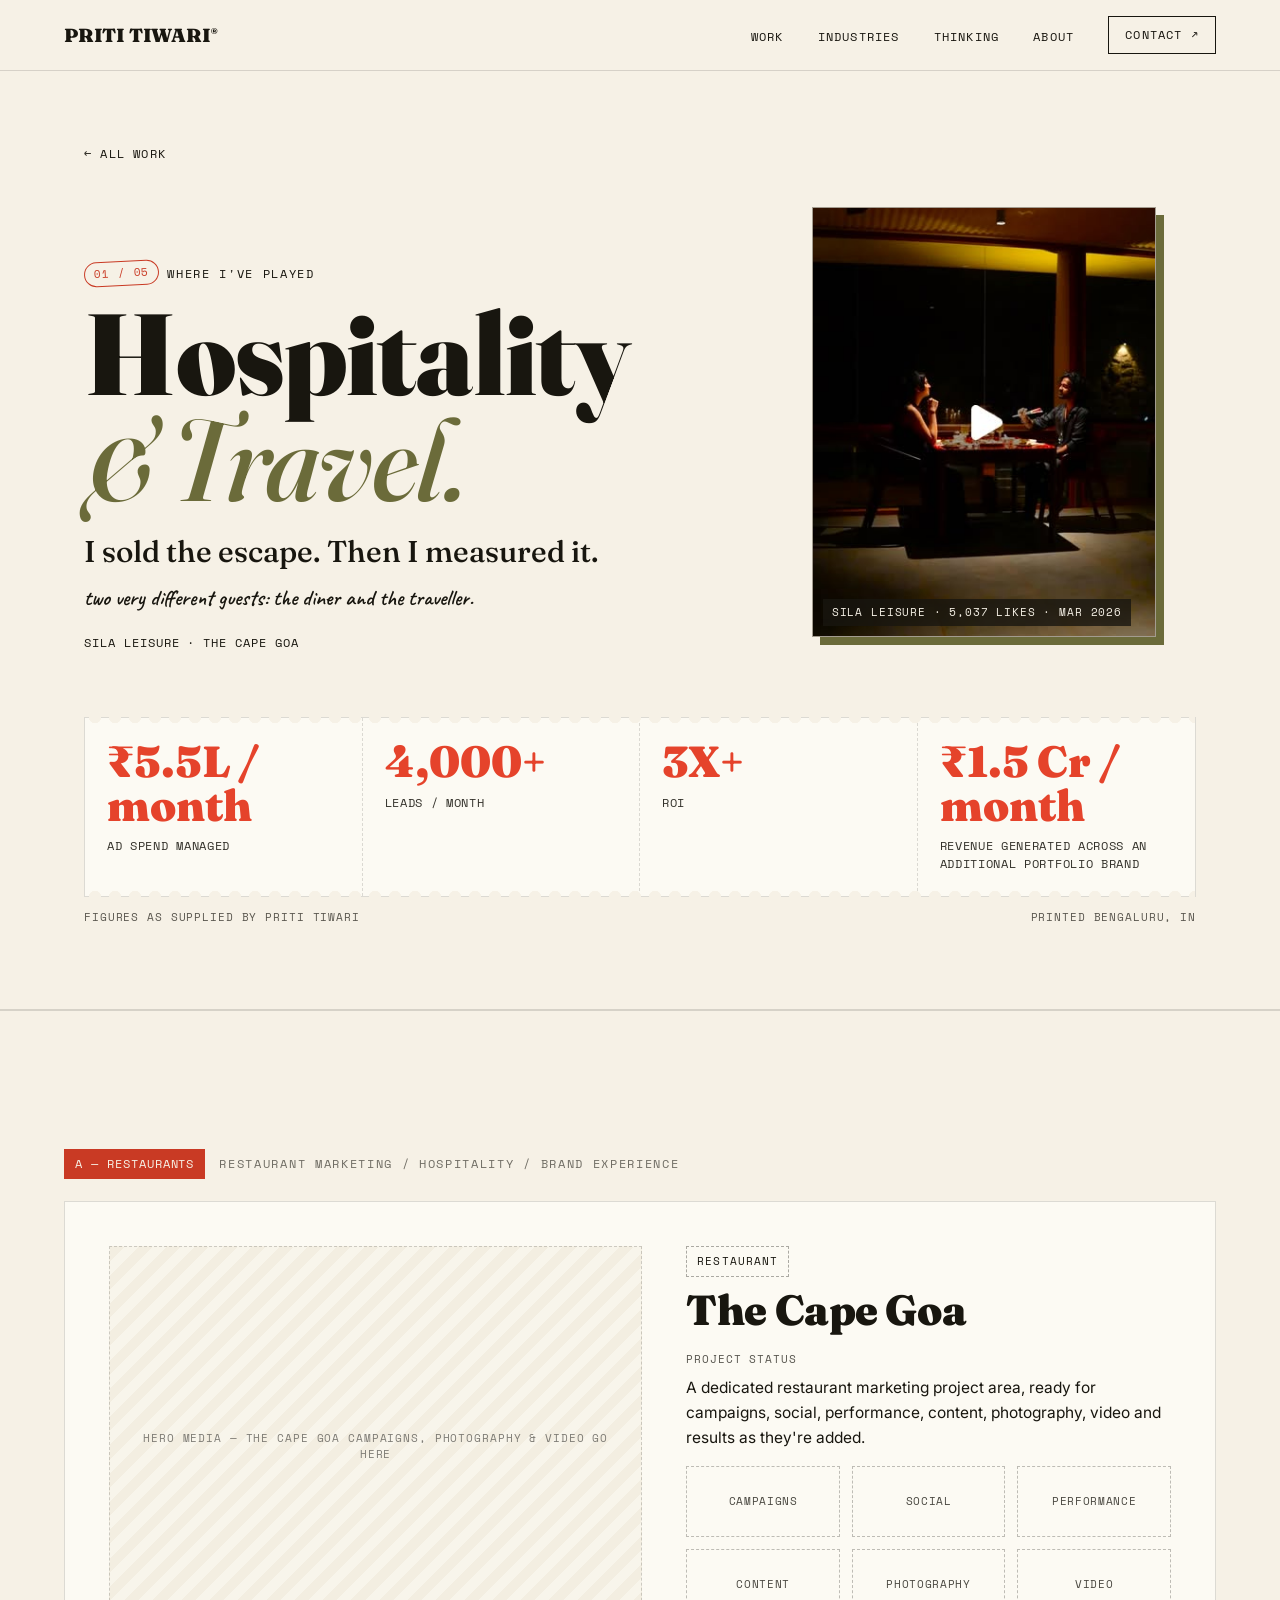
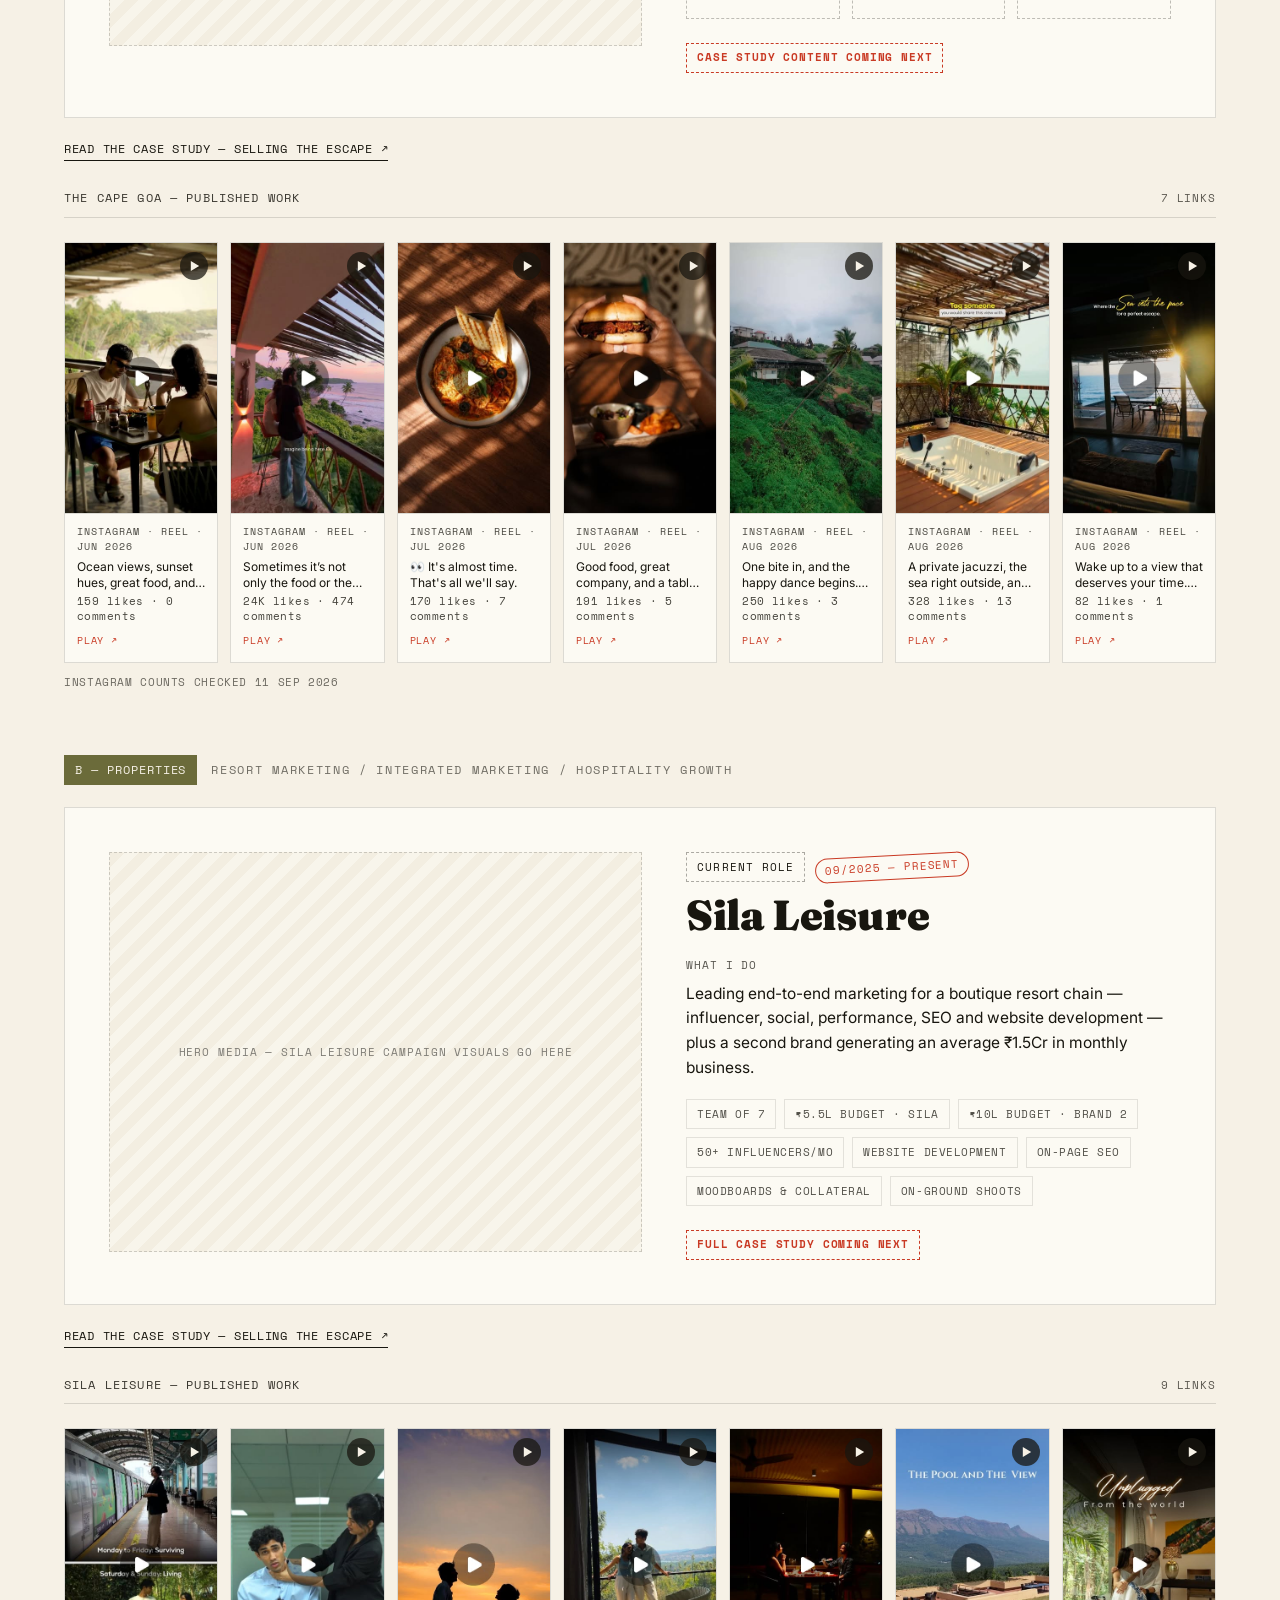
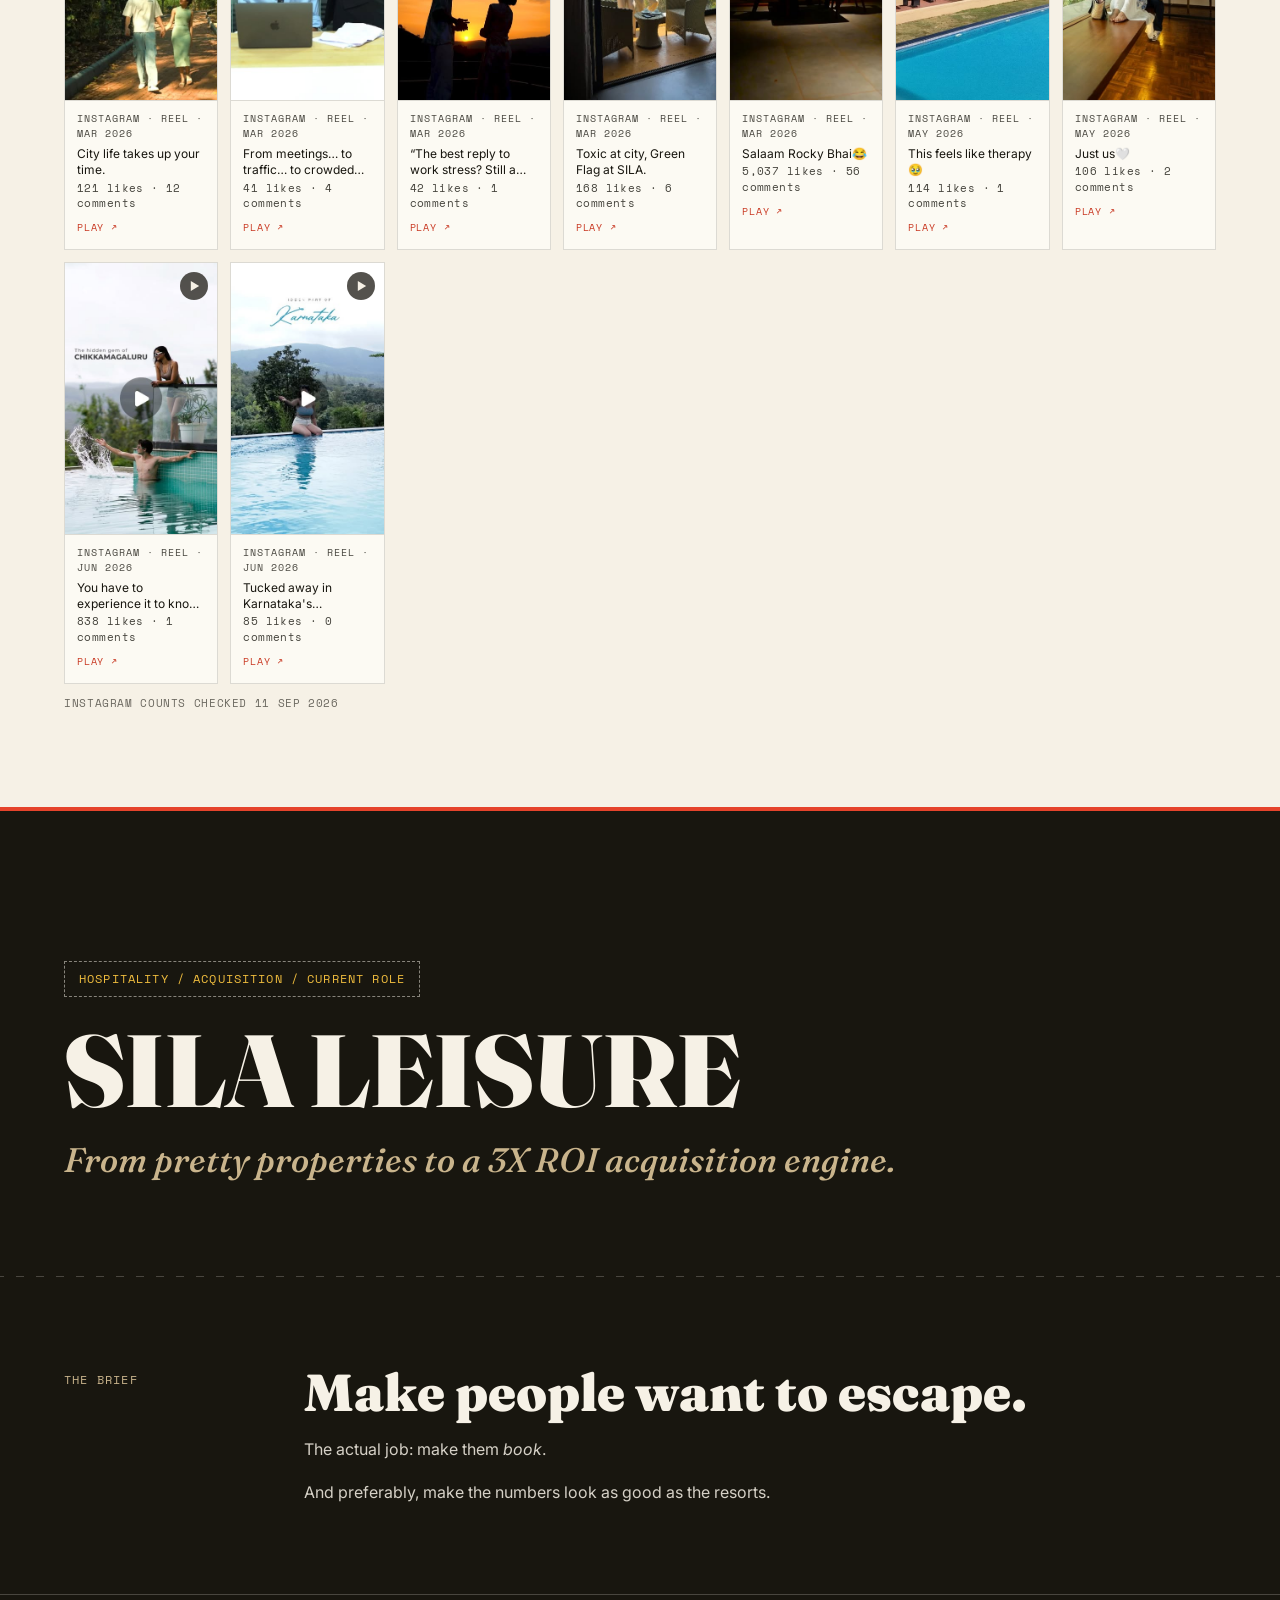
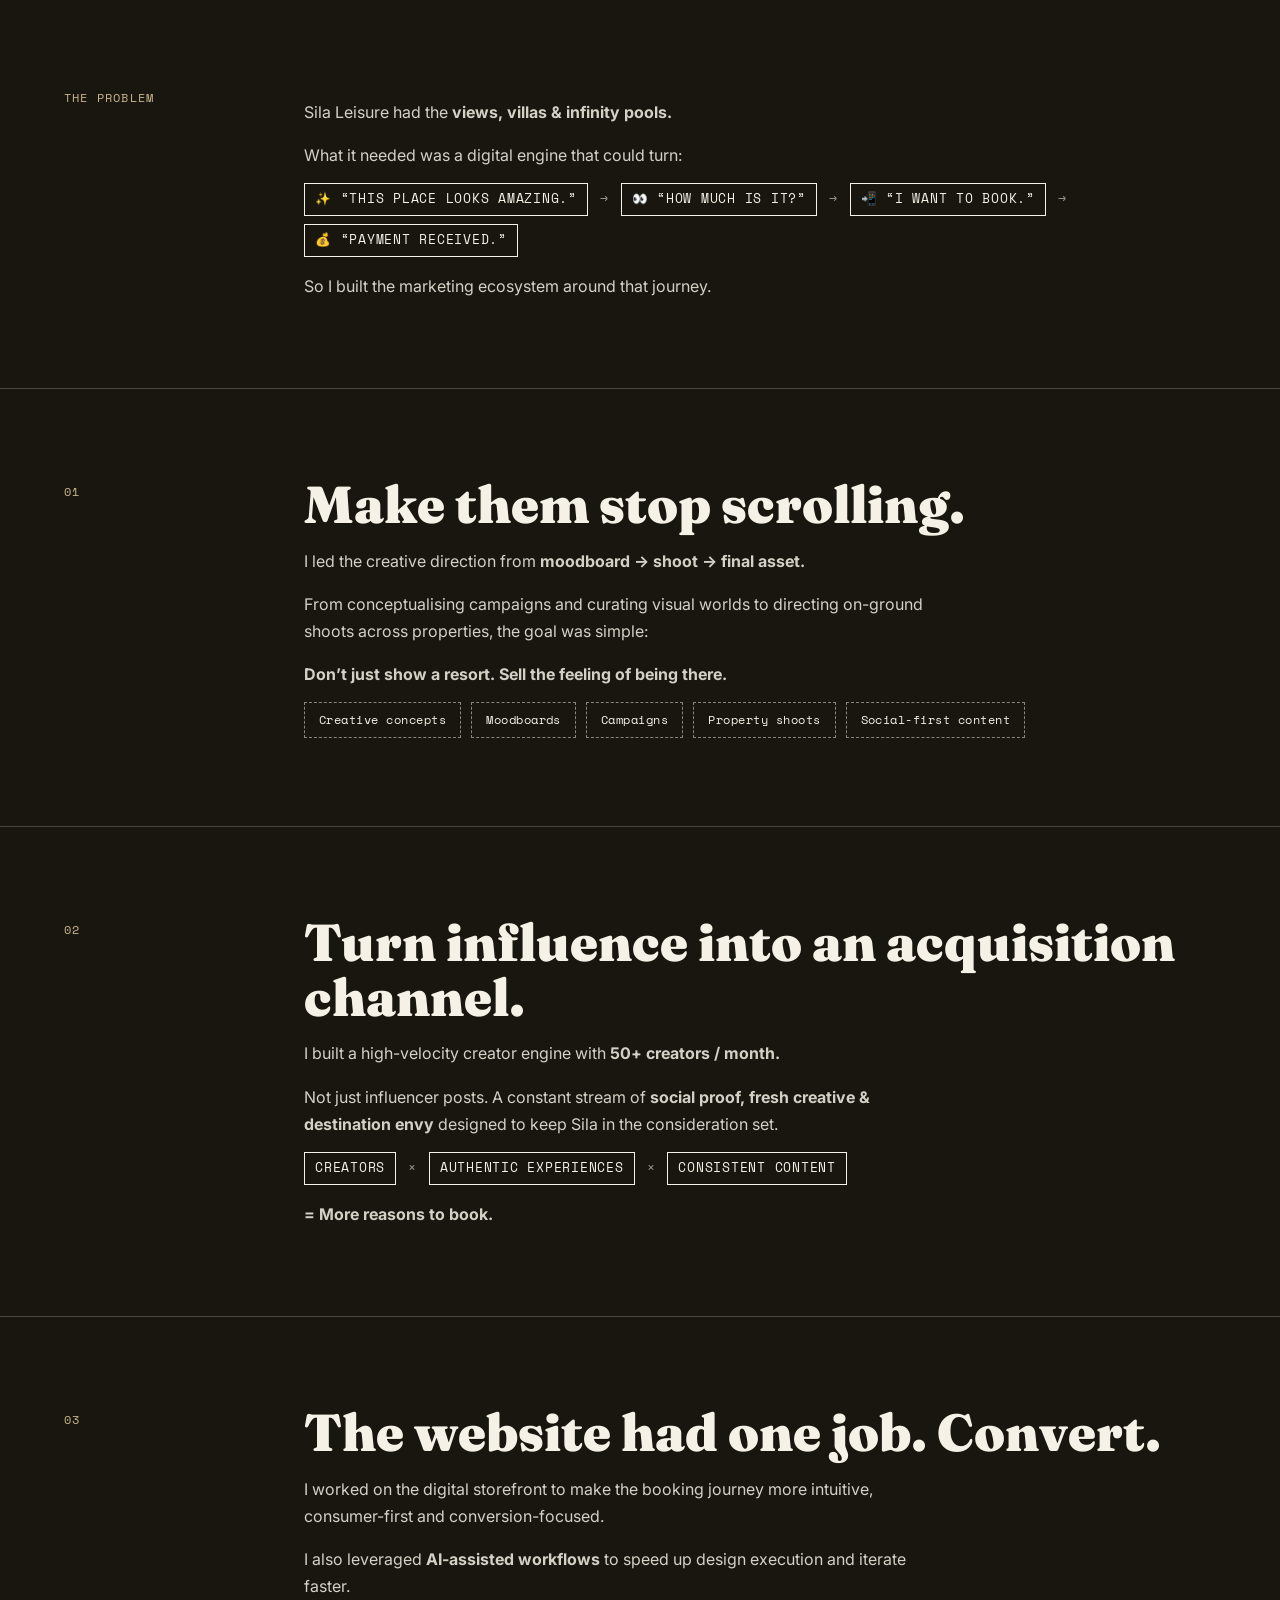
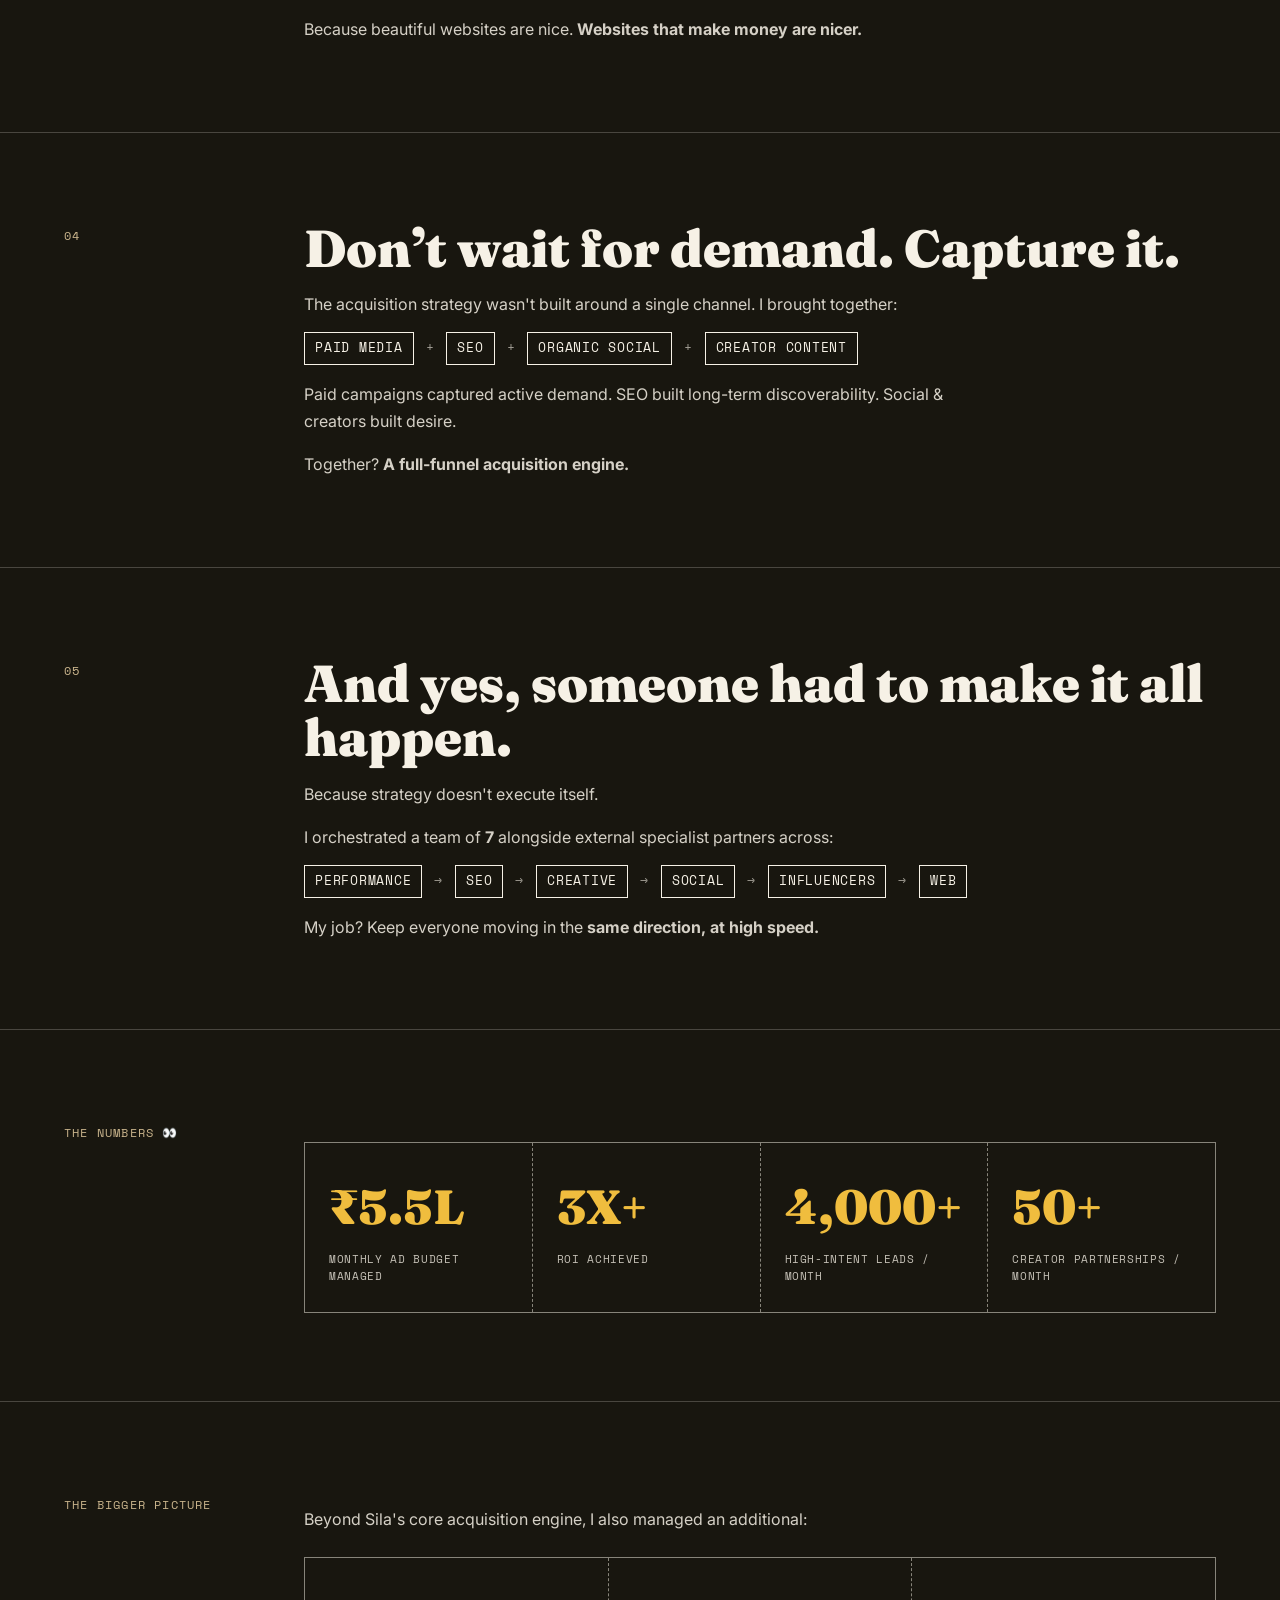
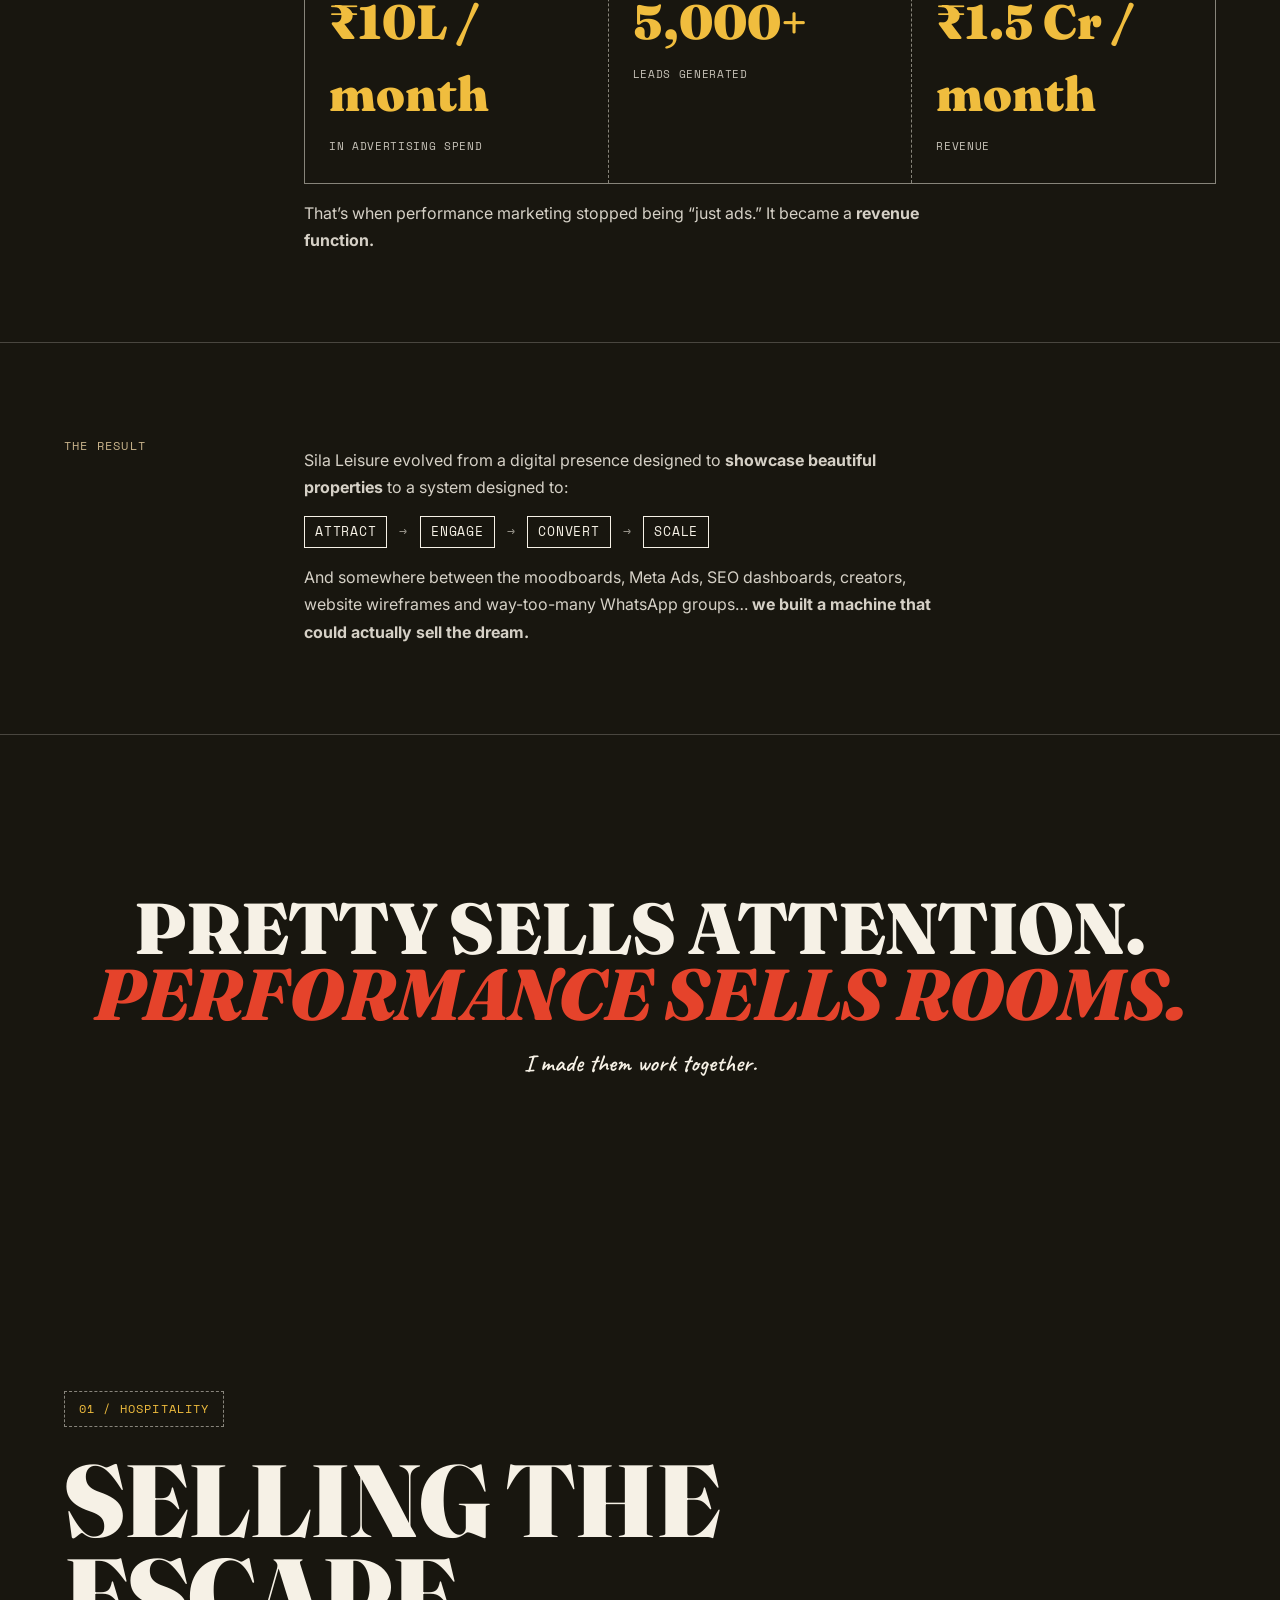
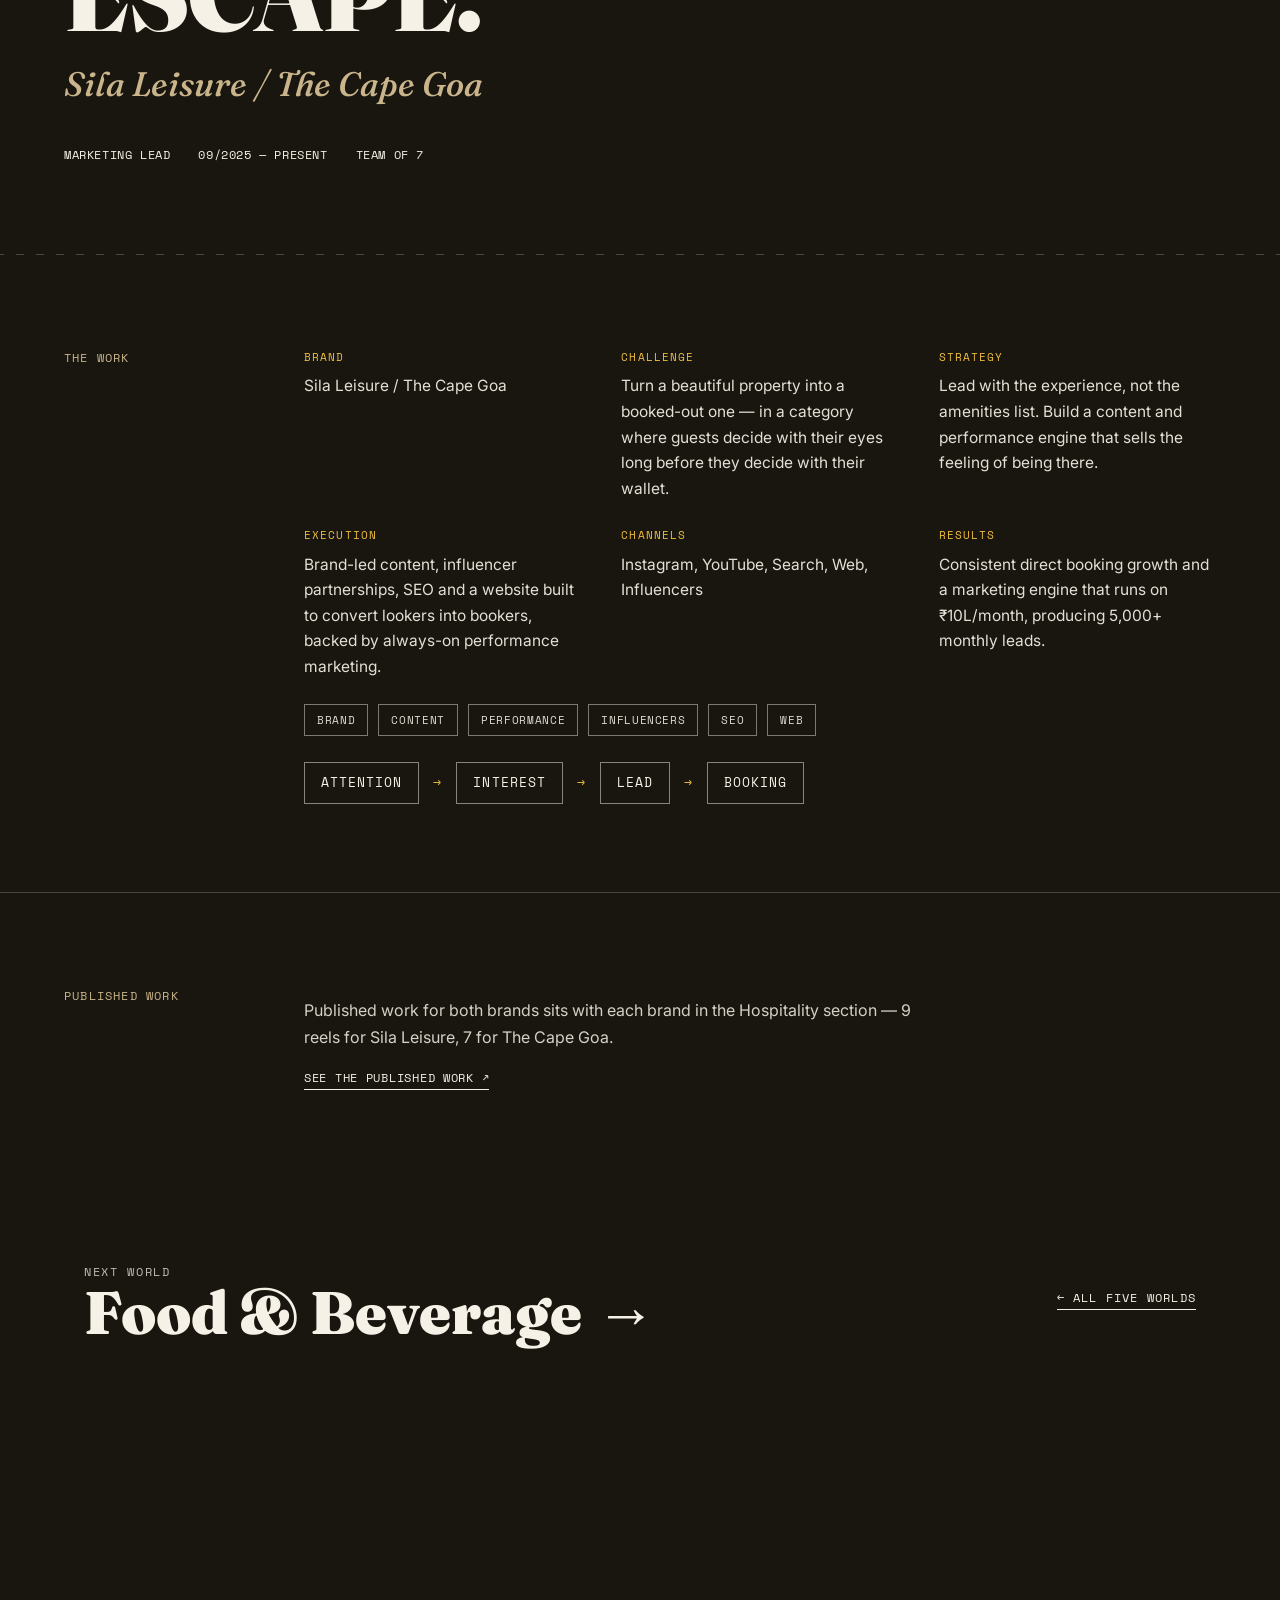
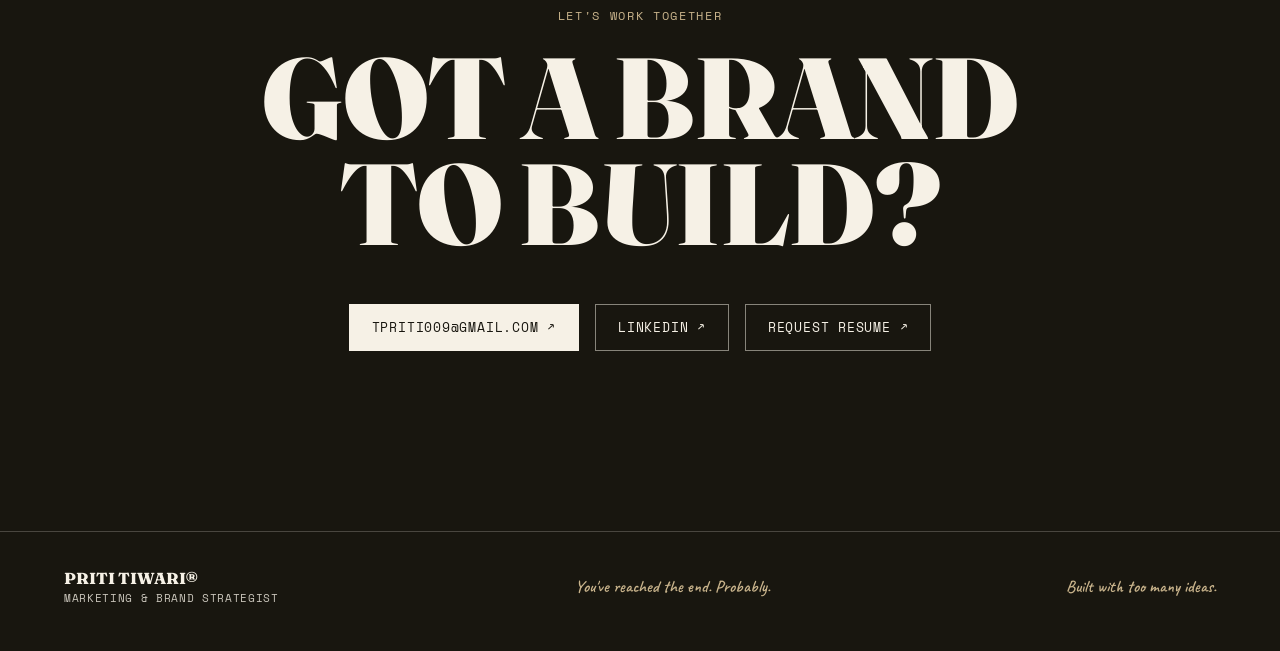
<file: hospitality/index.html>
<!DOCTYPE html>
<html lang="en" data-root="../">
<head>
<meta charset="UTF-8">
<meta name="viewport" content="width=device-width, initial-scale=1.0">
<title>Hospitality &amp; Travel — Priti Tiwari, Marketing &amp; Brand Strategist</title>
<meta name="description" content="I sold the escape. Then I measured it. Sila Leisure, The Cape Goa. Selected hospitality &amp; travel work by Priti Tiwari, Marketing &amp; Brand Strategist.">
<link rel="canonical" href="https://wugweb-git.github.io/priti/hospitality/">
<meta property="og:type" content="website">
<meta property="og:site_name" content="Priti Tiwari">
<meta property="og:title" content="Hospitality &amp; Travel — Priti Tiwari">
<meta property="og:description" content="I sold the escape. Then I measured it. Sila Leisure, The Cape Goa. Selected hospitality &amp; travel work by Priti Tiwari, Marketing &amp; Brand Strategist.">
<meta property="og:url" content="https://wugweb-git.github.io/priti/hospitality/">
<meta property="og:image" content="https://wugweb-git.github.io/priti/assets/og/hospitality.png">
<meta property="og:image:width" content="1200">
<meta property="og:image:height" content="630">
<meta property="og:image:alt" content="Hospitality &amp; Travel — selected work by Priti Tiwari">
<meta name="twitter:card" content="summary_large_image">
<meta name="twitter:title" content="Hospitality &amp; Travel — Priti Tiwari">
<meta name="twitter:description" content="I sold the escape. Then I measured it. Sila Leisure, The Cape Goa. Selected hospitality &amp; travel work by Priti Tiwari, Marketing &amp; Brand Strategist.">
<meta name="twitter:image" content="https://wugweb-git.github.io/priti/assets/og/hospitality.png">
<link rel="icon" href="data:image/svg+xml,<svg xmlns='http://www.w3.org/2000/svg' viewBox='0 0 32 32'>
<link rel="preconnect" href="https://fonts.googleapis.com">
<link rel="preconnect" href="https://fonts.gstatic.com" crossorigin>
<link href="https://fonts.googleapis.com/css2?family=Fraunces:ital,opsz,wght@0,9..144,300;0,9..144,500;0,9..144,600;0,9..144,900;1,9..144,500;1,9..144,700&family=Inter:wght@400;500;600;700;800&family=Caveat:wght@500;600;700&family=Space+Mono:wght@400;700&display=swap" rel="stylesheet">
<link rel="stylesheet" href="../assets/site.css">
<noscript><style>
/* The reveal animation starts at opacity:0 and is switched on by script. With
   JavaScript disabled nothing ever adds .in-view, so every revealed block —
   the whole page body — stayed invisible. Show it all, unanimated. */
.reveal{opacity:1 !important; transform:none !important;}
</style></noscript>
<script type="application/ld+json">{"@context": "https://schema.org", "@graph": [{"@type": "CollectionPage", "@id": "https://wugweb-git.github.io/priti/hospitality/#page", "url": "https://wugweb-git.github.io/priti/hospitality/", "name": "Hospitality & Travel — Priti Tiwari, Marketing & Brand Strategist", "description": "I sold the escape. Then I measured it. Sila Leisure, The Cape Goa. Selected hospitality & travel work by Priti Tiwari, Marketing & Brand Strategist.", "isPartOf": {"@id": "https://wugweb-git.github.io/priti/#website"}, "author": {"@id": "https://wugweb-git.github.io/priti/#priti"}, "primaryImageOfPage": "https://wugweb-git.github.io/priti/assets/og/hospitality.png", "about": [{"@type": "Organization", "name": "Sila Leisure"}, {"@type": "Organization", "name": "The Cape Goa"}]}, {"@type": "BreadcrumbList", "itemListElement": [{"@type": "ListItem", "position": 1, "name": "Priti Tiwari", "item": "https://wugweb-git.github.io/priti/"}, {"@type": "ListItem", "position": 2, "name": "Hospitality & Travel", "item": "https://wugweb-git.github.io/priti/hospitality/"}]}]}</script>
</head>
<body>
<a class="skip-link" href="#main">Skip to content</a>
<!-- CHROME:NAV -->
<nav class="site-nav" aria-label="Primary">
  <div class="nav-inner">
    <a href="../" class="nav-logo">PRITI TIWARI<sup>®</sup></a>
    <ul class="nav-links">
      <li><a href="../#niches">Work</a></li>
      <li><a href="../#industries">Industries</a></li>
      <li><a href="../#thinking">Thinking</a></li>
      <li><a href="../#about">About</a></li>
      <li class="nav-cta"><a href="#contact" class="btn ghost" style="padding:9px 16px;">Contact ↗</a></li>
    </ul>
    <button class="nav-burger" id="burgerBtn" aria-label="Open menu" aria-expanded="false">
      <span></span><span></span><span></span>
    </button>
  </div>
</nav>

<div class="mobile-menu" id="mobileMenu">
  <a href="../#niches">Work</a>
  <a href="../#industries">Industries</a>
  <a href="../#thinking">Thinking</a>
  <a href="../#about">About</a>
  <a href="#contact">Contact</a>
  <div class="mm-foot">tpriti009@gmail.com — Bengaluru</div>
</div>
<!-- /CHROME:NAV -->
<main id="main">
<header class="niche-hero nh-hosp"><div class="nh-inner"><a class="nh-back" href="../#niches">← All work</a><div class="nh-grid"><div><span class="eyebrow reveal"><span class="stamp">01 / 05</span> Where I've Played</span><h1 class="display nh-title reveal">Hospitality<br><span class="accent">&amp; Travel.</span></h1><p class="nh-thesis reveal">I sold the escape. Then I measured it.</p><p class="hand reveal" style="font-size:22px; margin-top:12px;">two very different guests: the diner and the traveller.</p><p class="nh-brands reveal">Sila Leisure · The Cape Goa</p></div><figure class="nh-cover reveal"><img src="../assets/thumbs/ig-DWjLvxpRfXb.jpg" alt="Sila Leisure — Salaam Rocky Bhai😂" loading="lazy" decoding="async" width="640" height="800"><figcaption>Sila Leisure · 5,037 likes · Mar 2026</figcaption></figure></div><div class="receipt-strip perf-top perf-bottom nh-receipts reveal"><div class="nh-cells"><div class="nh-cell"><div class="receipt-num">₹5.5L / month</div><div class="receipt-label">ad spend managed</div></div><div class="nh-cell"><div class="receipt-num">4,000+</div><div class="receipt-label">leads / month</div></div><div class="nh-cell"><div class="receipt-num">3X+</div><div class="receipt-label">ROI</div></div><div class="nh-cell"><div class="receipt-num">₹1.5 Cr / month</div><div class="receipt-label">revenue generated across an additional portfolio brand</div></div></div></div><div class="nh-foot"><span>figures as supplied by Priti Tiwari</span><span>printed Bengaluru, IN</span></div></div></header>
<section class="industry-block ind-hosp" id="ind-hospitality">
  
  <div class="industry-body">
    <div class="hosp-split">

      <!-- A. Restaurants -->
      <div class="hosp-sub hosp-restaurants reveal">
        <div class="hosp-sub-head">
          <span class="hosp-sub-tag">A — Restaurants</span>
          <span class="eyebrow" style="opacity:0.6;">Restaurant Marketing / Hospitality / Brand Experience</span>
        </div>
        <div class="brand-feature">
          <div class="bf-media">Hero media — The Cape Goa campaigns, photography &amp; video go here</div>
          <div>
            <div class="bf-eyebrow"><span class="ticket-tag">Restaurant</span></div>
            <div class="bf-title display">The Cape Goa</div>
            <div class="bf-why-label">Project status</div>
            <p class="bf-why">A dedicated restaurant marketing project area, ready for campaigns, social, performance, content, photography, video and results as they're added.</p>
<div class="upload-grid">
              <div class="upload-slot">Campaigns</div>
              <div class="upload-slot">Social</div>
              <div class="upload-slot">Performance</div>
              <div class="upload-slot">Content</div>
              <div class="upload-slot">Photography</div>
              <div class="upload-slot">Video</div>
            </div>
            <div class="bf-links"><span class="coming-next">Case study content coming next</span></div>
          </div>
        </div>
        <div class="bf-links" style="margin-top:22px;"><a href="#case-01" class="link-arrow">Read the case study — Selling the escape ↗</a></div>
        <div class="media-block reveal" data-media="cape" data-label="The Cape Goa — Published Work" style="margin-top:28px;"><div class="media-block-head"><span class="media-block-title">The Cape Goa — Published Work</span><span class="media-block-count">7 links</span></div><div class="media-grid"><a class="m-card" data-ratio="9/16" data-open="cape-01" href="https://www.instagram.com/reel/DZukipWvNt6/" target="_blank" rel="noopener"><div class="m-shot"><img src="../assets/thumbs/ig-DZukipWvNt6.jpg" alt="Ocean views, sunset hues, great food, and a little bit of Goa magic. 🌴🤍" loading="lazy" decoding="async" width="640" height="800"><span class="m-play"><svg viewBox="0 0 10 12" aria-hidden="true"><path d="M0 0l10 6-10 6z"/></svg></span></div><div class="m-foot"><div class="m-kind">Instagram · reel · Jun 2026</div><div class="m-title">Ocean views, sunset hues, great food, and a little bit of Goa magic. 🌴🤍</div><div class="m-stats">159 likes · 0 comments</div><span class="m-open">Play ↗</span></div></a><a class="m-card" data-ratio="9/16" data-open="cape-02" href="https://www.instagram.com/reel/DZzsaQ2JJYs/" target="_blank" rel="noopener"><div class="m-shot"><img src="../assets/thumbs/ig-DZzsaQ2JJYs.jpg" alt="Sometimes it’s not only the food or the drinks — just a corner that becomes your…" loading="lazy" decoding="async" width="640" height="800"><span class="m-play"><svg viewBox="0 0 10 12" aria-hidden="true"><path d="M0 0l10 6-10 6z"/></svg></span></div><div class="m-foot"><div class="m-kind">Instagram · reel · Jun 2026</div><div class="m-title">Sometimes it’s not only the food or the drinks — just a corner that becomes your…</div><div class="m-stats">24K likes · 474 comments</div><span class="m-open">Play ↗</span></div></a><a class="m-card" data-ratio="9/16" data-open="cape-03" href="https://www.instagram.com/reel/DaktZxevXp5/" target="_blank" rel="noopener"><div class="m-shot"><img src="../assets/thumbs/ig-DaktZxevXp5.jpg" alt="👀 It's almost time. That's all we'll say." loading="lazy" decoding="async" width="640" height="800"><span class="m-play"><svg viewBox="0 0 10 12" aria-hidden="true"><path d="M0 0l10 6-10 6z"/></svg></span></div><div class="m-foot"><div class="m-kind">Instagram · reel · Jul 2026</div><div class="m-title">👀 It's almost time. That's all we'll say.</div><div class="m-stats">170 likes · 7 comments</div><span class="m-open">Play ↗</span></div></a><a class="m-card" data-ratio="9/16" data-open="cape-04" href="https://www.instagram.com/reel/DbDp6LWvyKv/" target="_blank" rel="noopener"><div class="m-shot"><img src="../assets/thumbs/ig-DbDp6LWvyKv.jpg" alt="Good food, great company, and a table waiting for you. Let's brunch together. 🥂✨" loading="lazy" decoding="async" width="640" height="800"><span class="m-play"><svg viewBox="0 0 10 12" aria-hidden="true"><path d="M0 0l10 6-10 6z"/></svg></span></div><div class="m-foot"><div class="m-kind">Instagram · reel · Jul 2026</div><div class="m-title">Good food, great company, and a table waiting for you. Let's brunch together. 🥂✨</div><div class="m-stats">191 likes · 5 comments</div><span class="m-open">Play ↗</span></div></a><a class="m-card" data-ratio="9/16" data-open="cape-05" href="https://www.instagram.com/reel/Dbssqw4IH3x/" target="_blank" rel="noopener"><div class="m-shot"><img src="../assets/thumbs/ig-Dbssqw4IH3x.jpg" alt="One bite in, and the happy dance begins. 💃✨" loading="lazy" decoding="async" width="640" height="800"><span class="m-play"><svg viewBox="0 0 10 12" aria-hidden="true"><path d="M0 0l10 6-10 6z"/></svg></span></div><div class="m-foot"><div class="m-kind">Instagram · reel · Aug 2026</div><div class="m-title">One bite in, and the happy dance begins. 💃✨</div><div class="m-stats">250 likes · 3 comments</div><span class="m-open">Play ↗</span></div></a><a class="m-card" data-ratio="9/16" data-open="cape-06" href="https://www.instagram.com/reel/DcI2Q_aAcUB/" target="_blank" rel="noopener"><div class="m-shot"><img src="../assets/thumbs/ig-DcI2Q_aAcUB.jpg" alt="A private jacuzzi, the sea right outside, and a stay designed for doing absolutely…" loading="lazy" decoding="async" width="640" height="800"><span class="m-play"><svg viewBox="0 0 10 12" aria-hidden="true"><path d="M0 0l10 6-10 6z"/></svg></span></div><div class="m-foot"><div class="m-kind">Instagram · reel · Aug 2026</div><div class="m-title">A private jacuzzi, the sea right outside, and a stay designed for doing absolutely…</div><div class="m-stats">328 likes · 13 comments</div><span class="m-open">Play ↗</span></div></a><a class="m-card" data-ratio="9/16" data-open="cape-07" href="https://www.instagram.com/reel/DcgMwuLom1T/" target="_blank" rel="noopener"><div class="m-shot"><img src="../assets/thumbs/ig-DcgMwuLom1T.jpg" alt="Wake up to a view that deserves your time. 🌊✨" loading="lazy" decoding="async" width="640" height="800"><span class="m-play"><svg viewBox="0 0 10 12" aria-hidden="true"><path d="M0 0l10 6-10 6z"/></svg></span></div><div class="m-foot"><div class="m-kind">Instagram · reel · Aug 2026</div><div class="m-title">Wake up to a view that deserves your time. 🌊✨</div><div class="m-stats">82 likes · 1 comments</div><span class="m-open">Play ↗</span></div></a></div><p class="media-note">Instagram counts checked 11 Sep 2026</p></div>
      </div>

      <!-- B. Properties -->
      <div class="hosp-sub hosp-properties reveal">
        <div class="hosp-sub-head">
          <span class="hosp-sub-tag">B — Properties</span>
          <span class="eyebrow" style="opacity:0.6;">Resort Marketing / Integrated Marketing / Hospitality Growth</span>
        </div>
        <div class="brand-feature">
          <div class="bf-media">Hero media — Sila Leisure campaign visuals go here</div>
          <div>
            <div class="bf-eyebrow"><span class="ticket-tag">Current Role</span><span class="stamp">09/2025 — present</span></div>
            <div class="bf-title display">Sila Leisure</div>
            <div class="bf-why-label">What I do</div>
            <p class="bf-why">Leading end-to-end marketing for a boutique resort chain — influencer, social, performance, SEO and website development — plus a second brand generating an average ₹1.5Cr in monthly business.</p>
            <div class="bf-did">
              <span>Team of 7</span><span>₹5.5L budget · Sila</span><span>₹10L budget · Brand 2</span><span>50+ influencers/mo</span><span>Website development</span><span>On-page SEO</span><span>Moodboards &amp; collateral</span><span>On-ground shoots</span>
            </div>
            <div class="bf-links"><span class="coming-next">Full case study coming next</span></div>
          </div>
        </div>
        <div class="bf-links" style="margin-top:22px;"><a href="#case-01" class="link-arrow">Read the case study — Selling the escape ↗</a></div>
        <div class="media-block reveal" data-media="sila" data-label="Sila Leisure — Published Work" style="margin-top:28px;"><div class="media-block-head"><span class="media-block-title">Sila Leisure — Published Work</span><span class="media-block-count">9 links</span></div><div class="media-grid"><a class="m-card" data-ratio="9/16" data-open="sila-01" href="https://www.instagram.com/reel/DVa9lAbEcFF/" target="_blank" rel="noopener"><div class="m-shot"><img src="../assets/thumbs/ig-DVa9lAbEcFF.jpg" alt="City life takes up your time." loading="lazy" decoding="async" width="640" height="800"><span class="m-play"><svg viewBox="0 0 10 12" aria-hidden="true"><path d="M0 0l10 6-10 6z"/></svg></span></div><div class="m-foot"><div class="m-kind">Instagram · reel · Mar 2026</div><div class="m-title">City life takes up your time.</div><div class="m-stats">121 likes · 12 comments</div><span class="m-open">Play ↗</span></div></a><a class="m-card" data-ratio="9/16" data-open="sila-02" href="https://www.instagram.com/reel/DVdr7odkeuu/" target="_blank" rel="noopener"><div class="m-shot"><img src="../assets/thumbs/ig-DVdr7odkeuu.jpg" alt="From meetings… to traffic… to crowded metros." loading="lazy" decoding="async" width="640" height="800"><span class="m-play"><svg viewBox="0 0 10 12" aria-hidden="true"><path d="M0 0l10 6-10 6z"/></svg></span></div><div class="m-foot"><div class="m-kind">Instagram · reel · Mar 2026</div><div class="m-title">From meetings… to traffic… to crowded metros.</div><div class="m-stats">41 likes · 4 comments</div><span class="m-open">Play ↗</span></div></a><a class="m-card" data-ratio="9/16" data-open="sila-03" href="https://www.instagram.com/reel/DVqe6a5DPYc/" target="_blank" rel="noopener"><div class="m-shot"><img src="../assets/thumbs/ig-DVqe6a5DPYc.jpg" alt="“The best reply to work stress? Still a dream! I Guess.”😅" loading="lazy" decoding="async" width="640" height="800"><span class="m-play"><svg viewBox="0 0 10 12" aria-hidden="true"><path d="M0 0l10 6-10 6z"/></svg></span></div><div class="m-foot"><div class="m-kind">Instagram · reel · Mar 2026</div><div class="m-title">“The best reply to work stress? Still a dream! I Guess.”😅</div><div class="m-stats">42 likes · 1 comments</div><span class="m-open">Play ↗</span></div></a><a class="m-card" data-ratio="9/16" data-open="sila-04" href="https://www.instagram.com/reel/DVvvn2zEV5K/" target="_blank" rel="noopener"><div class="m-shot"><img src="../assets/thumbs/ig-DVvvn2zEV5K.jpg" alt="Toxic at city, Green Flag at SILA." loading="lazy" decoding="async" width="640" height="800"><span class="m-play"><svg viewBox="0 0 10 12" aria-hidden="true"><path d="M0 0l10 6-10 6z"/></svg></span></div><div class="m-foot"><div class="m-kind">Instagram · reel · Mar 2026</div><div class="m-title">Toxic at city, Green Flag at SILA.</div><div class="m-stats">168 likes · 6 comments</div><span class="m-open">Play ↗</span></div></a><a class="m-card" data-ratio="9/16" data-open="sila-05" href="https://www.instagram.com/reel/DWjLvxpRfXb/" target="_blank" rel="noopener"><div class="m-shot"><img src="../assets/thumbs/ig-DWjLvxpRfXb.jpg" alt="Salaam Rocky Bhai😂" loading="lazy" decoding="async" width="640" height="800"><span class="m-play"><svg viewBox="0 0 10 12" aria-hidden="true"><path d="M0 0l10 6-10 6z"/></svg></span></div><div class="m-foot"><div class="m-kind">Instagram · reel · Mar 2026</div><div class="m-title">Salaam Rocky Bhai😂</div><div class="m-stats">5,037 likes · 56 comments</div><span class="m-open">Play ↗</span></div></a><a class="m-card" data-ratio="9/16" data-open="sila-06" href="https://www.instagram.com/reel/DYpLt9jPTtV/" target="_blank" rel="noopener"><div class="m-shot"><img src="../assets/thumbs/ig-DYpLt9jPTtV.jpg" alt="This feels like therapy🥹" loading="lazy" decoding="async" width="640" height="800"><span class="m-play"><svg viewBox="0 0 10 12" aria-hidden="true"><path d="M0 0l10 6-10 6z"/></svg></span></div><div class="m-foot"><div class="m-kind">Instagram · reel · May 2026</div><div class="m-title">This feels like therapy🥹</div><div class="m-stats">114 likes · 1 comments</div><span class="m-open">Play ↗</span></div></a><a class="m-card" data-ratio="9/16" data-open="sila-07" href="https://www.instagram.com/reel/DYw3mV9PkiL/" target="_blank" rel="noopener"><div class="m-shot"><img src="../assets/thumbs/ig-DYw3mV9PkiL.jpg" alt="Just us🤍" loading="lazy" decoding="async" width="640" height="800"><span class="m-play"><svg viewBox="0 0 10 12" aria-hidden="true"><path d="M0 0l10 6-10 6z"/></svg></span></div><div class="m-foot"><div class="m-kind">Instagram · reel · May 2026</div><div class="m-title">Just us🤍</div><div class="m-stats">106 likes · 2 comments</div><span class="m-open">Play ↗</span></div></a><a class="m-card" data-ratio="9/16" data-open="sila-08" href="https://www.instagram.com/reel/DZXdiv6A4KQ/" target="_blank" rel="noopener"><div class="m-shot"><img src="../assets/thumbs/ig-DZXdiv6A4KQ.jpg" alt="You have to experience it to know what the &quot;BEST&quot; feels like🤍" loading="lazy" decoding="async" width="640" height="800"><span class="m-play"><svg viewBox="0 0 10 12" aria-hidden="true"><path d="M0 0l10 6-10 6z"/></svg></span></div><div class="m-foot"><div class="m-kind">Instagram · reel · Jun 2026</div><div class="m-title">You have to experience it to know what the &quot;BEST&quot; feels like🤍</div><div class="m-stats">838 likes · 1 comments</div><span class="m-open">Play ↗</span></div></a><a class="m-card" data-ratio="9/16" data-open="sila-09" href="https://www.instagram.com/reel/DaF0i2QhYjK/" target="_blank" rel="noopener"><div class="m-shot"><img src="../assets/thumbs/ig-DaF0i2QhYjK.jpg" alt="Tucked away in Karnataka's untouched hills, where every view feels private and…" loading="lazy" decoding="async" width="640" height="800"><span class="m-play"><svg viewBox="0 0 10 12" aria-hidden="true"><path d="M0 0l10 6-10 6z"/></svg></span></div><div class="m-foot"><div class="m-kind">Instagram · reel · Jun 2026</div><div class="m-title">Tucked away in Karnataka's untouched hills, where every view feels private and…</div><div class="m-stats">85 likes · 0 comments</div><span class="m-open">Play ↗</span></div></a></div><p class="media-note">Instagram counts checked 11 Sep 2026</p></div>
      </div>

    </div>
  </div>
</section>
<section class="case-study story" id="story-sila"><div class="cs-hero"><div class="cs-hero-inner"><span class="cs-tag reveal">Hospitality / Acquisition / Current role</span><h2 class="cs-title display reveal">SILA LEISURE</h2><p class="cs-subtitle reveal">From pretty properties to a 3X ROI acquisition engine.</p></div></div><div class="cs-block perf-top on-charcoal"><div class="cs-block-inner reveal"><span class="cs-label">The brief</span><div class="cs-content"><h3>Make people want to escape.</h3><p>The actual job: make them <em>book</em>.</p><p>And preferably, make the numbers look as good as the resorts.</p></div></div></div><div class="cs-block"><div class="cs-block-inner reveal"><span class="cs-label">The problem</span><div class="cs-content"><p>Sila Leisure had the <strong>views, villas &amp; infinity pools.</strong></p><p>What it needed was a digital engine that could turn:</p><div class="story-steps"><span class="step">✨ “This place looks amazing.”</span><span class="arr" aria-hidden="true">→</span><span class="step">👀 “How much is it?”</span><span class="arr" aria-hidden="true">→</span><span class="step">📲 “I want to book.”</span><span class="arr" aria-hidden="true">→</span><span class="step">💰 “Payment received.”</span></div><p>So I built the marketing ecosystem around that journey.</p></div></div></div><div class="cs-block"><div class="cs-block-inner reveal"><span class="cs-label">01</span><div class="cs-content"><h3>Make them stop scrolling.</h3><p>I led the creative direction from <strong>moodboard → shoot → final asset.</strong></p><p>From conceptualising campaigns and curating visual worlds to directing on-ground shoots across properties, the goal was simple:</p><p><strong>Don’t just show a resort. Sell the feeling of being there.</strong></p><div class="chip-row" style="margin-top:14px;"><span class="chip">Creative concepts</span><span class="chip">Moodboards</span><span class="chip">Campaigns</span><span class="chip">Property shoots</span><span class="chip">Social-first content</span></div></div></div></div><div class="cs-block"><div class="cs-block-inner reveal"><span class="cs-label">02</span><div class="cs-content"><h3>Turn influence into an acquisition channel.</h3><p>I built a high-velocity creator engine with <strong>50+ creators / month.</strong></p><p>Not just influencer posts. A constant stream of <strong>social proof, fresh creative &amp; destination envy</strong> designed to keep Sila in the consideration set.</p><div class="story-steps"><span class="step">Creators</span><span class="arr" aria-hidden="true">×</span><span class="step">Authentic experiences</span><span class="arr" aria-hidden="true">×</span><span class="step">Consistent content</span></div><p><strong>= More reasons to book.</strong></p></div></div></div><div class="cs-block"><div class="cs-block-inner reveal"><span class="cs-label">03</span><div class="cs-content"><h3>The website had one job. Convert.</h3><p>I worked on the digital storefront to make the booking journey more intuitive, consumer-first and conversion-focused.</p><p>I also leveraged <strong>AI-assisted workflows</strong> to speed up design execution and iterate faster.</p><p>Because beautiful websites are nice. <strong>Websites that make money are nicer.</strong></p></div></div></div><div class="cs-block"><div class="cs-block-inner reveal"><span class="cs-label">04</span><div class="cs-content"><h3>Don’t wait for demand. Capture it.</h3><p>The acquisition strategy wasn't built around a single channel. I brought together:</p><div class="story-steps"><span class="step">Paid media</span><span class="arr" aria-hidden="true">+</span><span class="step">SEO</span><span class="arr" aria-hidden="true">+</span><span class="step">Organic social</span><span class="arr" aria-hidden="true">+</span><span class="step">Creator content</span></div><p>Paid campaigns captured active demand. SEO built long-term discoverability. Social &amp; creators built desire.</p><p>Together? <strong>A full-funnel acquisition engine.</strong></p></div></div></div><div class="cs-block"><div class="cs-block-inner reveal"><span class="cs-label">05</span><div class="cs-content"><h3>And yes, someone had to make it all happen.</h3><p>Because strategy doesn't execute itself.</p><p>I orchestrated a team of <strong>7</strong> alongside external specialist partners across:</p><div class="story-steps"><span class="step">Performance</span><span class="arr" aria-hidden="true">→</span><span class="step">SEO</span><span class="arr" aria-hidden="true">→</span><span class="step">Creative</span><span class="arr" aria-hidden="true">→</span><span class="step">Social</span><span class="arr" aria-hidden="true">→</span><span class="step">Influencers</span><span class="arr" aria-hidden="true">→</span><span class="step">Web</span></div><p>My job? Keep everyone moving in the <strong>same direction, at high speed.</strong></p></div></div></div><div class="cs-block"><div class="cs-block-inner reveal"><span class="cs-label">The numbers 👀</span><div class="cs-content"><div class="results-row"><div class="result-cell"><div class="result-num">₹5.5L</div><div class="result-label">Monthly ad budget managed</div></div><div class="result-cell"><div class="result-num">3X+</div><div class="result-label">ROI achieved</div></div><div class="result-cell"><div class="result-num">4,000+</div><div class="result-label">High-intent leads / month</div></div><div class="result-cell"><div class="result-num">50+</div><div class="result-label">Creator partnerships / month</div></div></div></div></div></div><div class="cs-block"><div class="cs-block-inner reveal"><span class="cs-label">The bigger picture</span><div class="cs-content"><p>Beyond Sila's core acquisition engine, I also managed an additional:</p><div class="results-row"><div class="result-cell"><div class="result-num">₹10L / month</div><div class="result-label">in advertising spend</div></div><div class="result-cell"><div class="result-num">5,000+</div><div class="result-label">leads generated</div></div><div class="result-cell"><div class="result-num">₹1.5 Cr / month</div><div class="result-label">revenue</div></div></div><p>That’s when performance marketing stopped being “just ads.” It became a <strong>revenue function.</strong></p></div></div></div><div class="cs-block"><div class="cs-block-inner reveal"><span class="cs-label">The result</span><div class="cs-content"><p>Sila Leisure evolved from a digital presence designed to <strong>showcase beautiful properties</strong> to a system designed to:</p><div class="story-steps"><span class="step">Attract</span><span class="arr" aria-hidden="true">→</span><span class="step">Engage</span><span class="arr" aria-hidden="true">→</span><span class="step">Convert</span><span class="arr" aria-hidden="true">→</span><span class="step">Scale</span></div><p>And somewhere between the moodboards, Meta Ads, SEO dashboards, creators, website wireframes and way-too-many WhatsApp groups… <strong>we built a machine that could actually sell the dream.</strong></p></div></div></div><div class="cs-takeaway reveal"><p class="display">PRETTY SELLS ATTENTION.<br><span class="hi">PERFORMANCE SELLS ROOMS.</span></p><p class="hand" style="font-size:24px; margin-top:18px;">I made them work together.</p></div></section>
<section class="case-study" id="case-01">
  <div class="cs-hero">
    <div class="cs-hero-inner">
      <span class="cs-tag reveal">01 / Hospitality</span>
      <h2 class="cs-title display reveal">SELLING THE<br>ESCAPE.</h2>
      <p class="cs-subtitle reveal">Sila Leisure / The Cape Goa</p>
      <div class="cs-meta reveal">
        <span>Marketing Lead</span><span>09/2025 — present</span><span>Team of 7</span>
      </div>
    </div>
  </div>

  <div class="cs-block perf-top on-charcoal">
    <div class="cs-block-inner reveal">
      <span class="cs-label">The Work</span>
      <div class="cs-content">
        <div class="cs-fields">
          <div class="cs-field"><div class="f-label">Brand</div><div class="f-body">Sila Leisure / The Cape Goa</div></div>
          <div class="cs-field"><div class="f-label">Challenge</div><div class="f-body">Turn a beautiful property into a booked-out one — in a category where guests decide with their eyes long before they decide with their wallet.</div></div>
          <div class="cs-field"><div class="f-label">Strategy</div><div class="f-body">Lead with the experience, not the amenities list. Build a content and performance engine that sells the feeling of being there.</div></div>
          <div class="cs-field"><div class="f-label">Execution</div><div class="f-body">Brand-led content, influencer partnerships, SEO and a website built to convert lookers into bookers, backed by always-on performance marketing.</div></div>
          <div class="cs-field"><div class="f-label">Channels</div><div class="f-body">Instagram, YouTube, Search, Web, Influencers</div></div>
          <div class="cs-field"><div class="f-label">Results</div><div class="f-body">Consistent direct booking growth and a marketing engine that runs on ₹10L/month, producing 5,000+ monthly leads.</div></div>
        </div>
        <div class="cs-tags">
          <span>Brand</span><span>Content</span><span>Performance</span><span>Influencers</span><span>SEO</span><span>Web</span>
        </div>
        <div class="cs-funnel">
          <span>Attention</span><span class="sep">→</span><span>Interest</span><span class="sep">→</span><span>Lead</span><span class="sep">→</span><span>Booking</span>
        </div>
      </div>
    </div>
  </div>

  <div class="cs-block">
    <div class="cs-block-inner reveal">
      <span class="cs-label">Published Work</span>
      <div class="cs-content">
        <p>Published work for both brands sits with each brand in the Hospitality section — 9 reels for Sila Leisure, 7 for The Cape Goa.</p>
        <div class="bf-links" style="margin-top:18px;"><a href="#ind-hospitality" class="link-arrow">See the published work ↗</a></div>
      </div>
    </div>
  </div>
</section>
<section class="next-niche" aria-label="Next niche"><div class="next-inner"><div><span class="eyebrow">Next world</span><br><a class="next-link" href="../food-beverage/">Food &amp; Beverage <span aria-hidden="true">→</span></a></div><a class="next-all" href="../#niches">← All five worlds</a></div></section>
<section class="contact" id="contact">
  <div class="contact-inner">
    <span class="eyebrow reveal" style="color:var(--sand);">Let's Work Together</span>
    <h2 class="display reveal" style="margin-top:18px;">GOT A BRAND<br>TO BUILD?</h2>
    <div class="contact-links reveal">
      <a href="mailto:tpriti009@gmail.com" class="btn on-charcoal">tpriti009@gmail.com ↗</a>
      <a href="https://www.linkedin.com/in/prititiwari18" target="_blank" rel="noopener" class="btn on-charcoal ghost">LinkedIn ↗</a>
      <a href="mailto:tpriti009@gmail.com?subject=Resume%20Request" class="btn on-charcoal ghost">Request resume ↗</a>
    </div>
  </div>
</section>
</main>
<!-- CHROME:FOOTER -->
<footer>
  <div class="footer-inner">
    <div>
      <div class="footer-logo">PRITI TIWARI®</div>
      <div class="footer-role">Marketing &amp; Brand Strategist</div>
    </div>
    <div class="footer-note hand">You've reached the end. Probably.</div>
    <div class="footer-note hand">Built with too many ideas.</div>
  </div>
</footer>
<!-- /CHROME:FOOTER -->
<!-- CHROME:LB -->
<div class="lb" id="lb" role="dialog" aria-modal="true" aria-label="Media viewer">
  <div class="lb-inner">
    <div class="lb-bar">
      <span class="lb-brand" id="lbBrand"></span>
      <button class="lb-close" type="button" data-lb-close>Close ✕</button>
    </div>
    <div class="lb-frame" id="lbFrame"></div>
    <a class="lb-out" id="lbOut" href="https://www.instagram.com/" target="_blank" rel="noopener">Open original ↗</a>
  </div>
</div>
<!-- /CHROME:LB -->
<script src="../assets/media.js"></script>
<script src="../assets/site.js"></script>
</body>
</html>
</file>
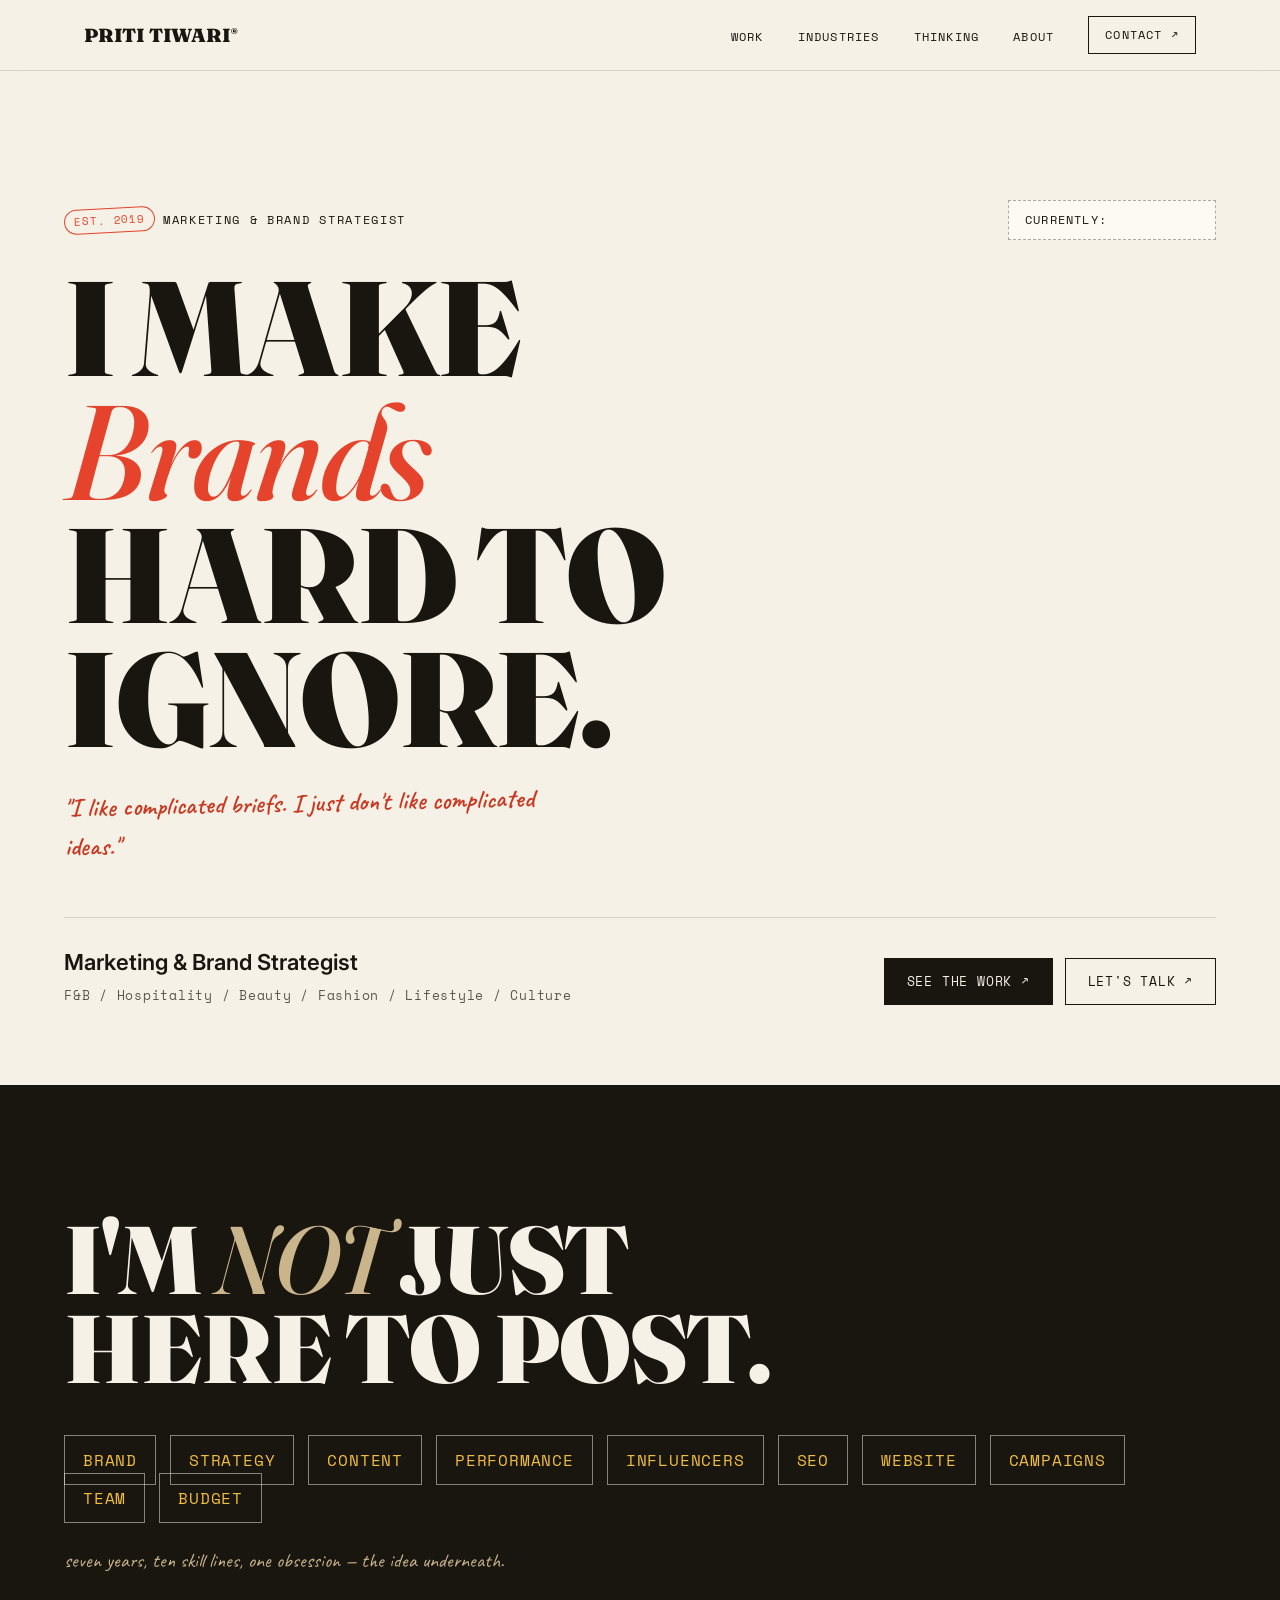
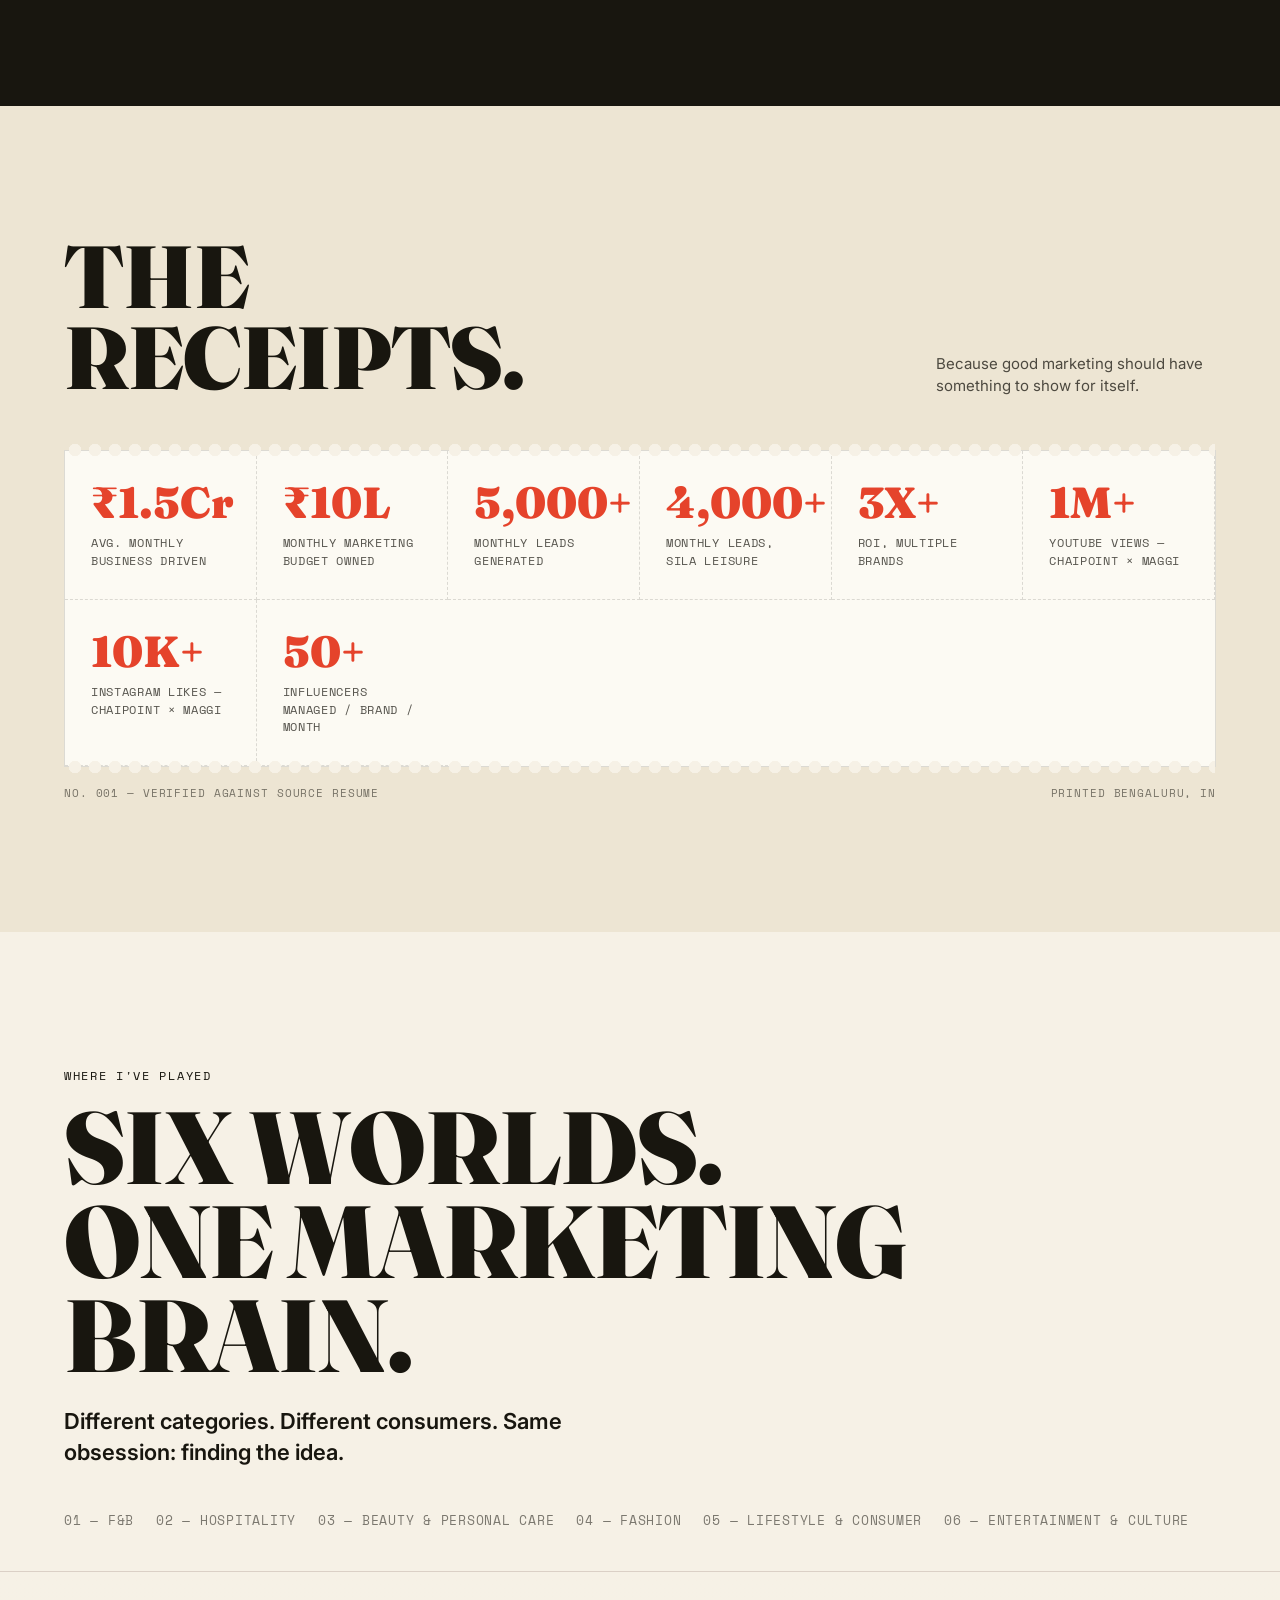
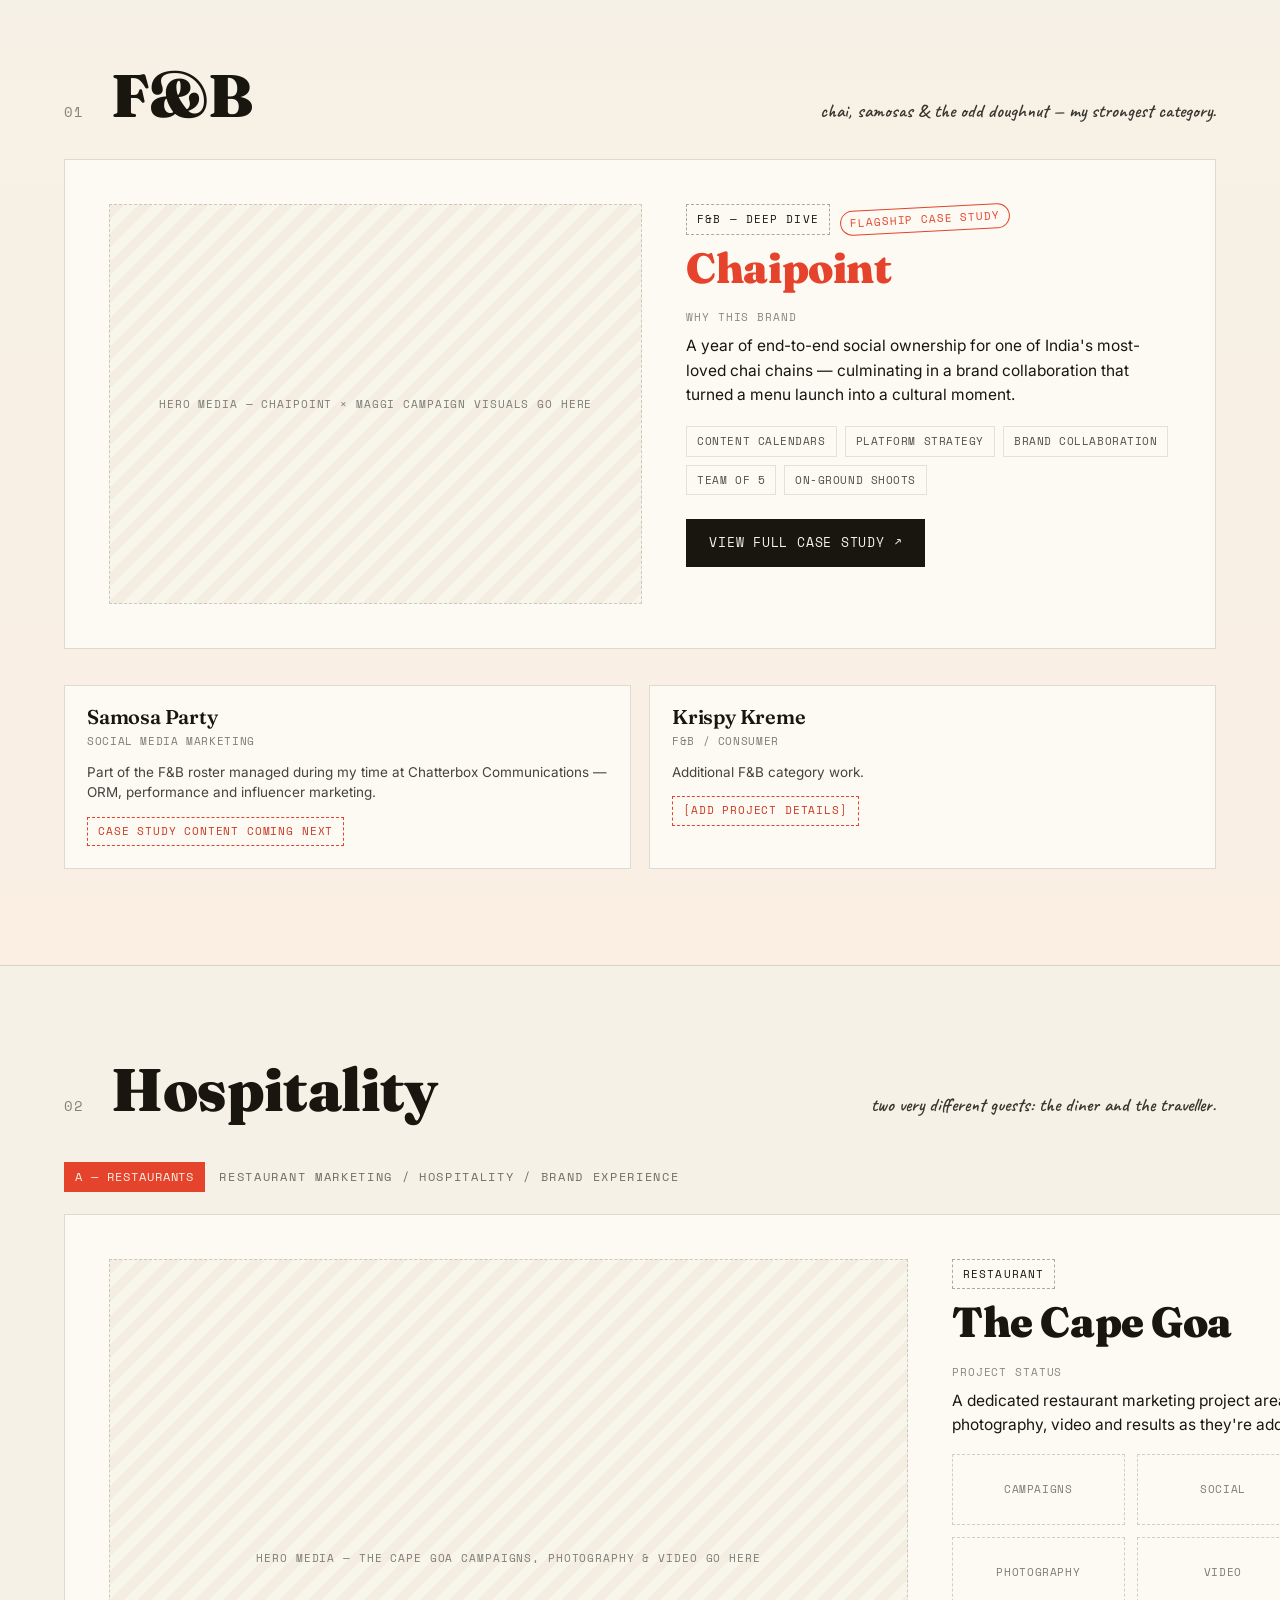
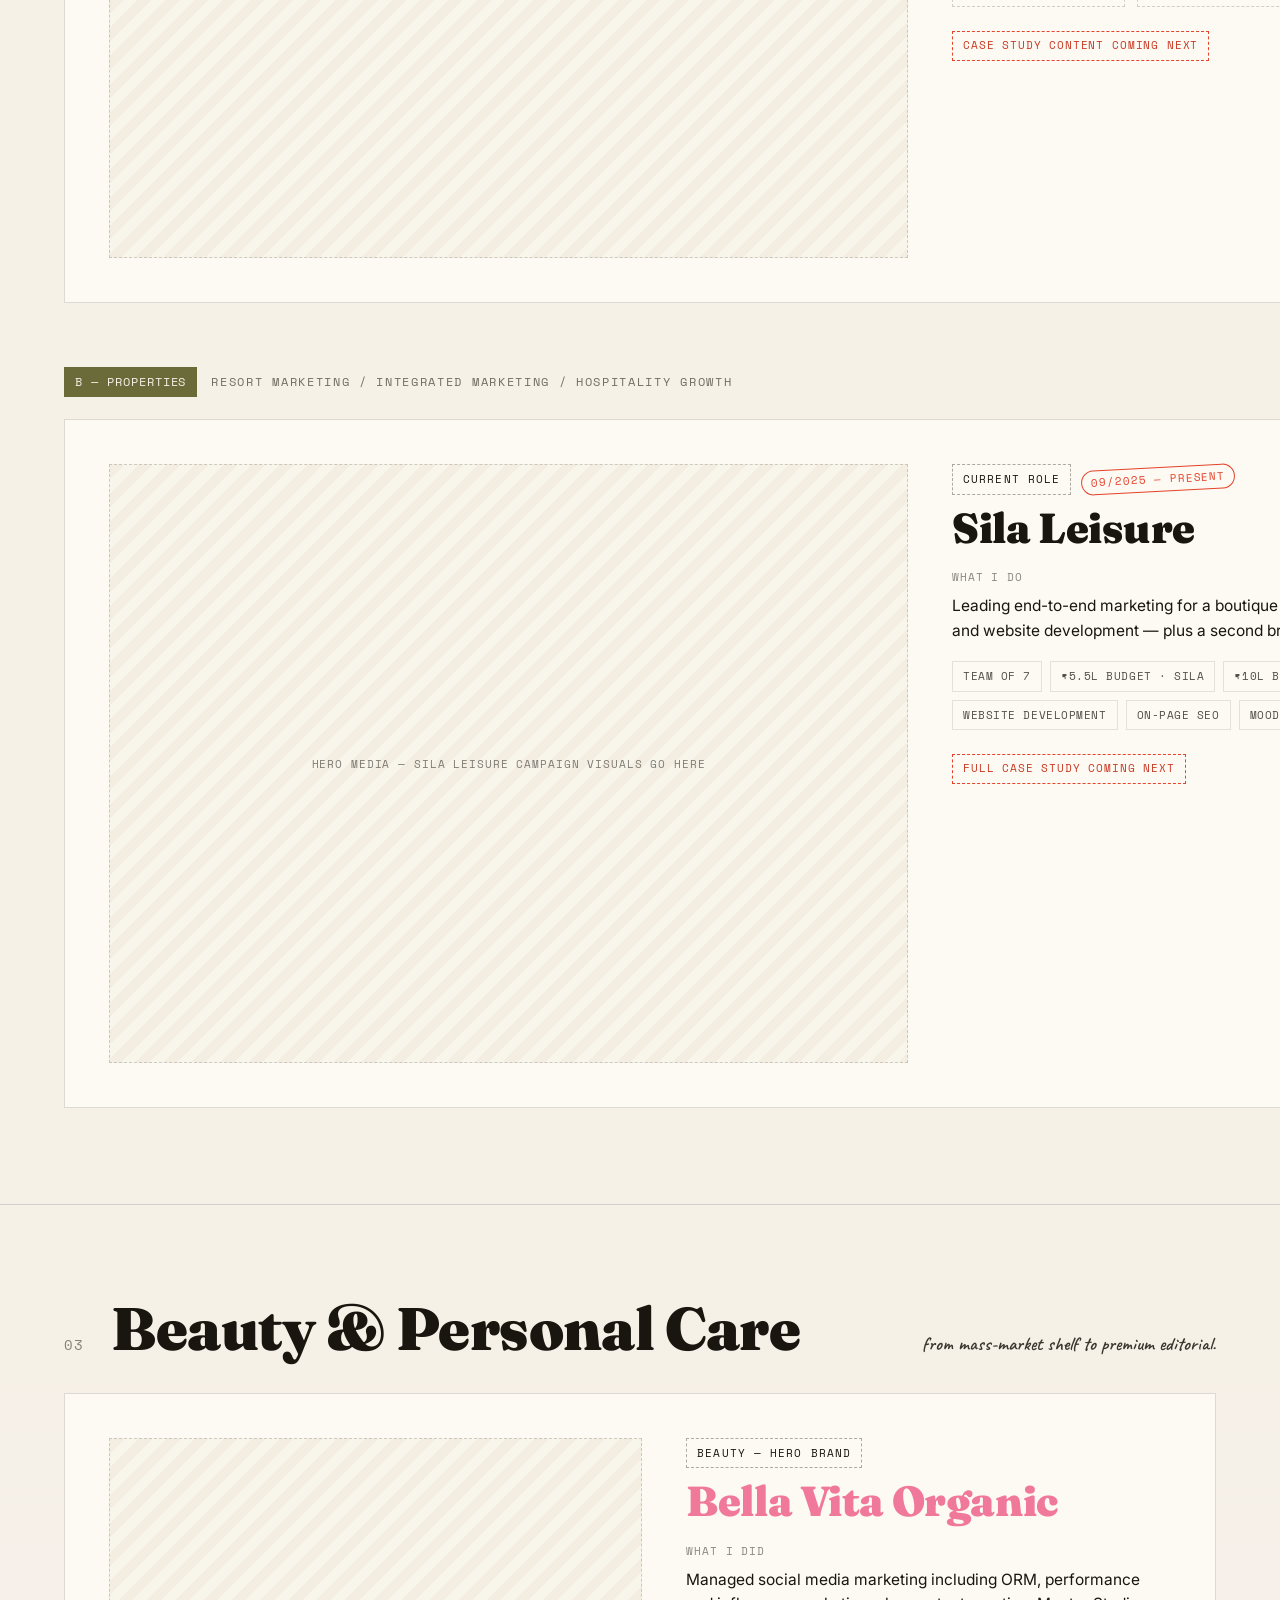
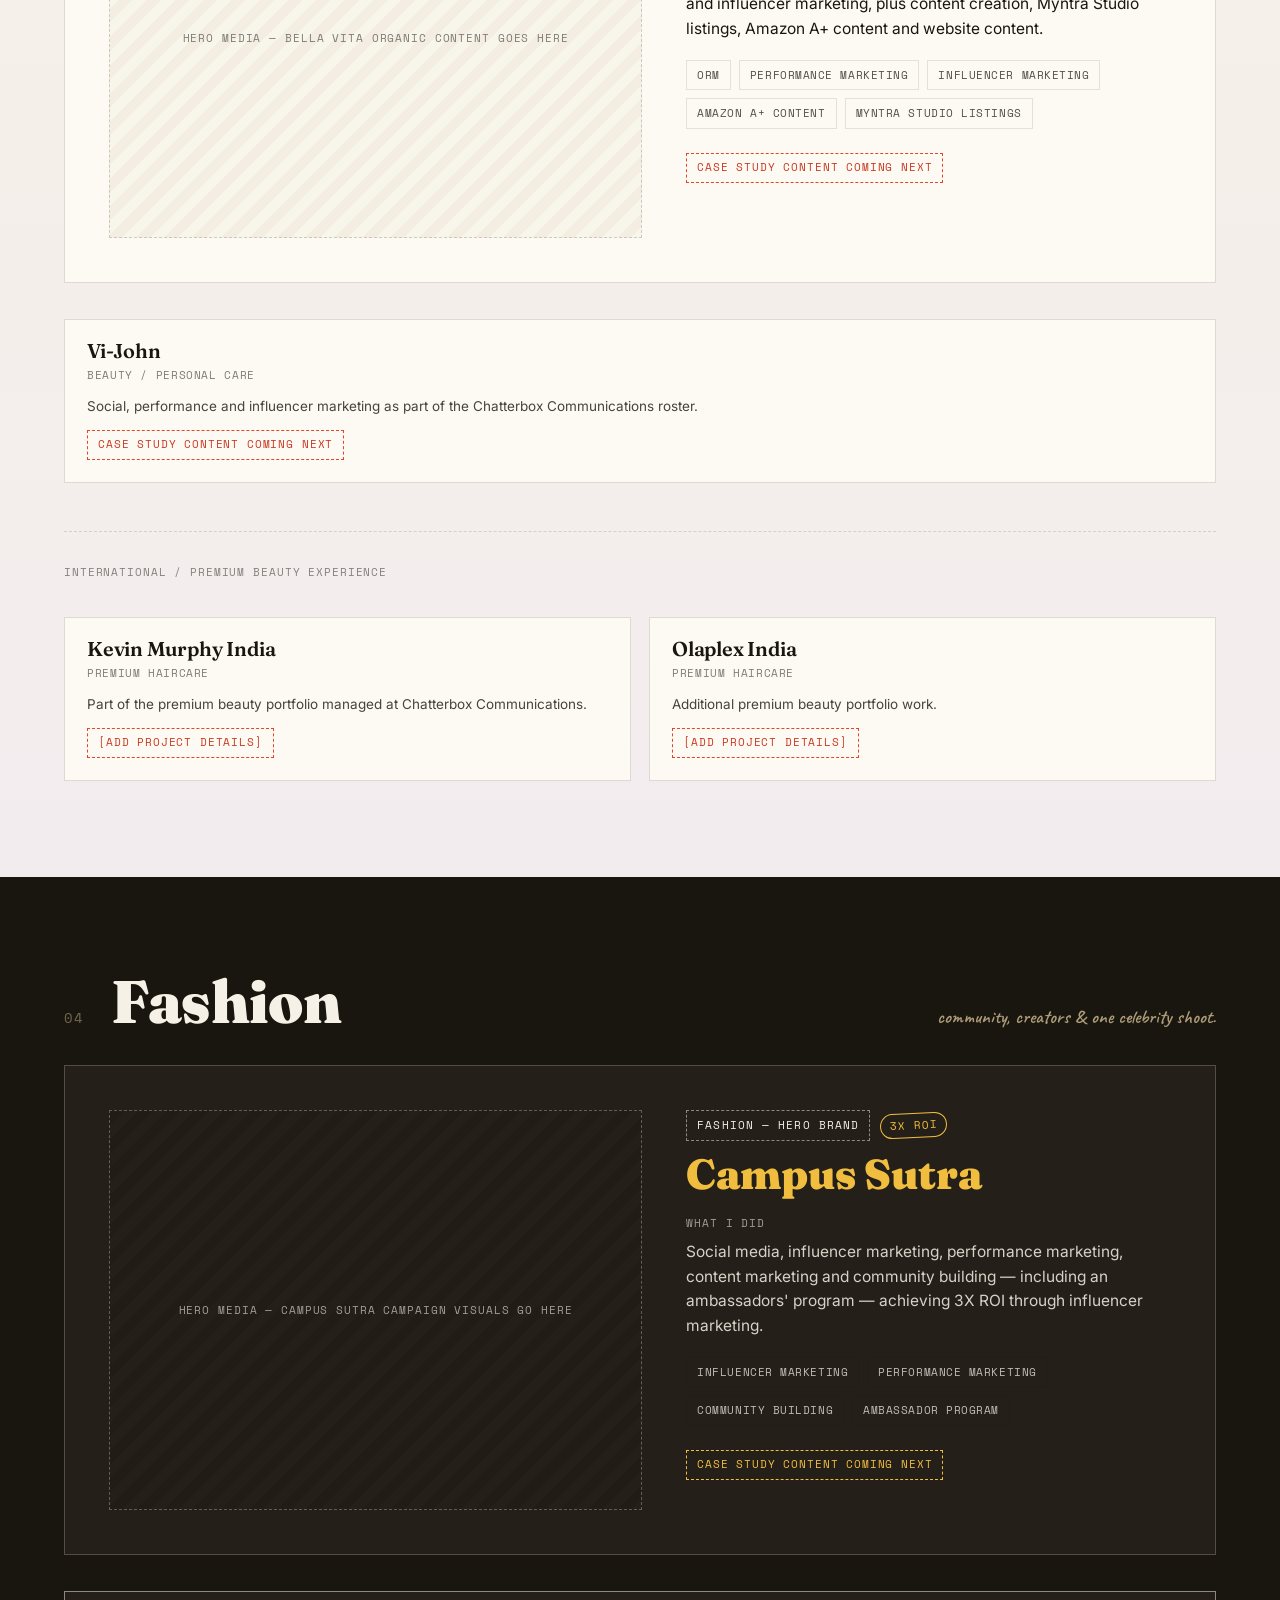
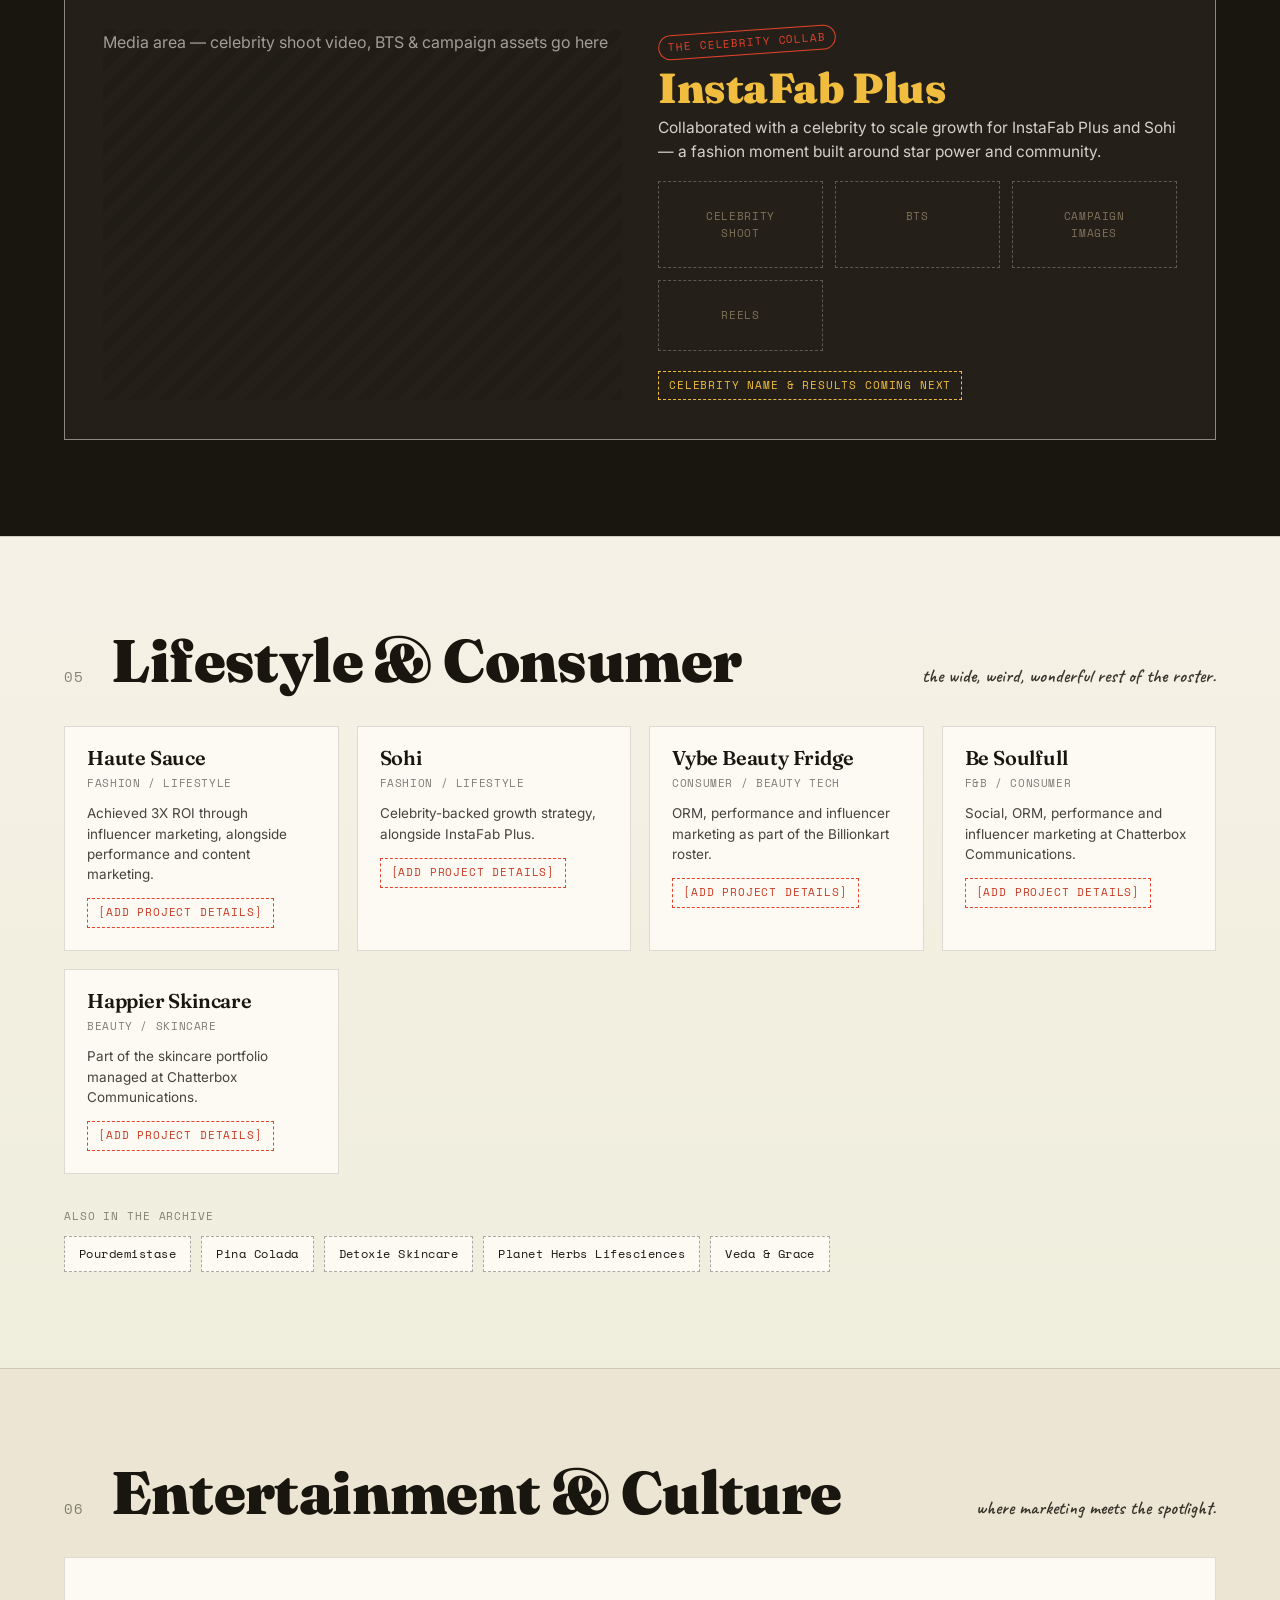
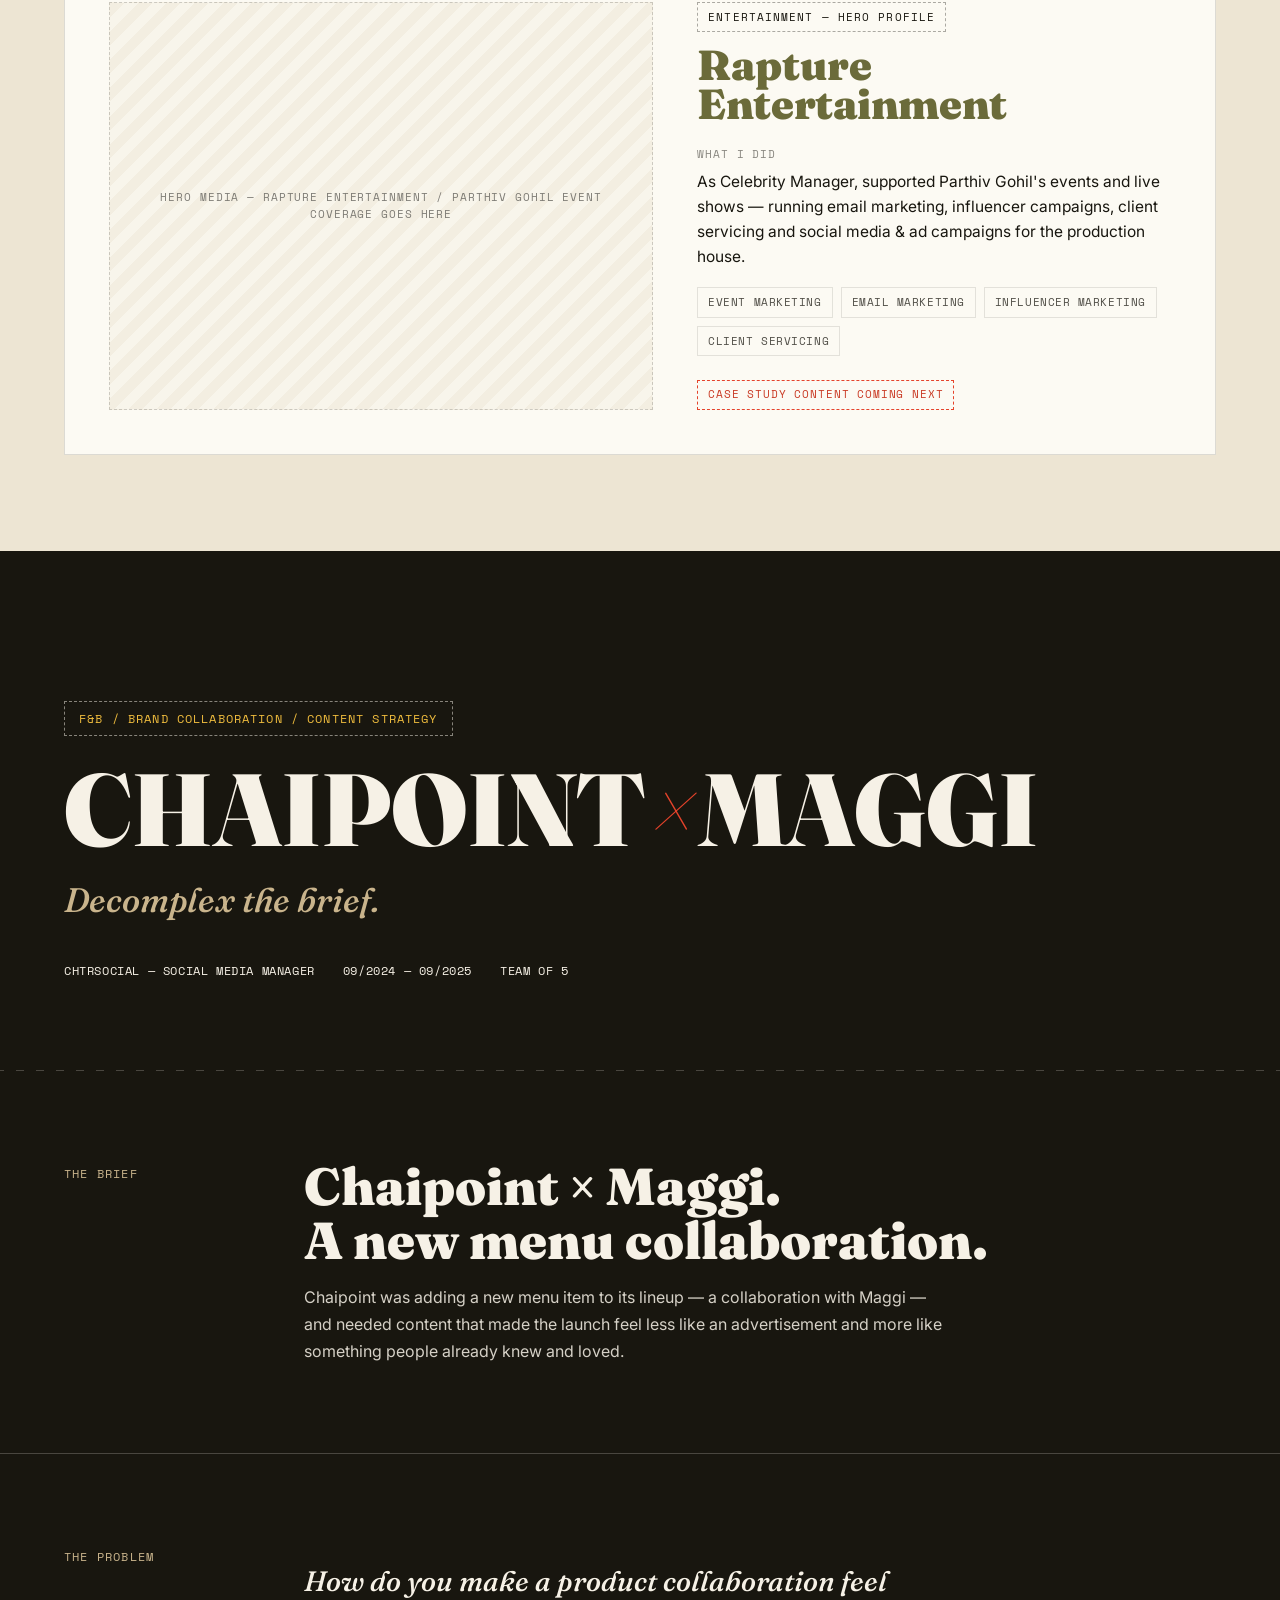
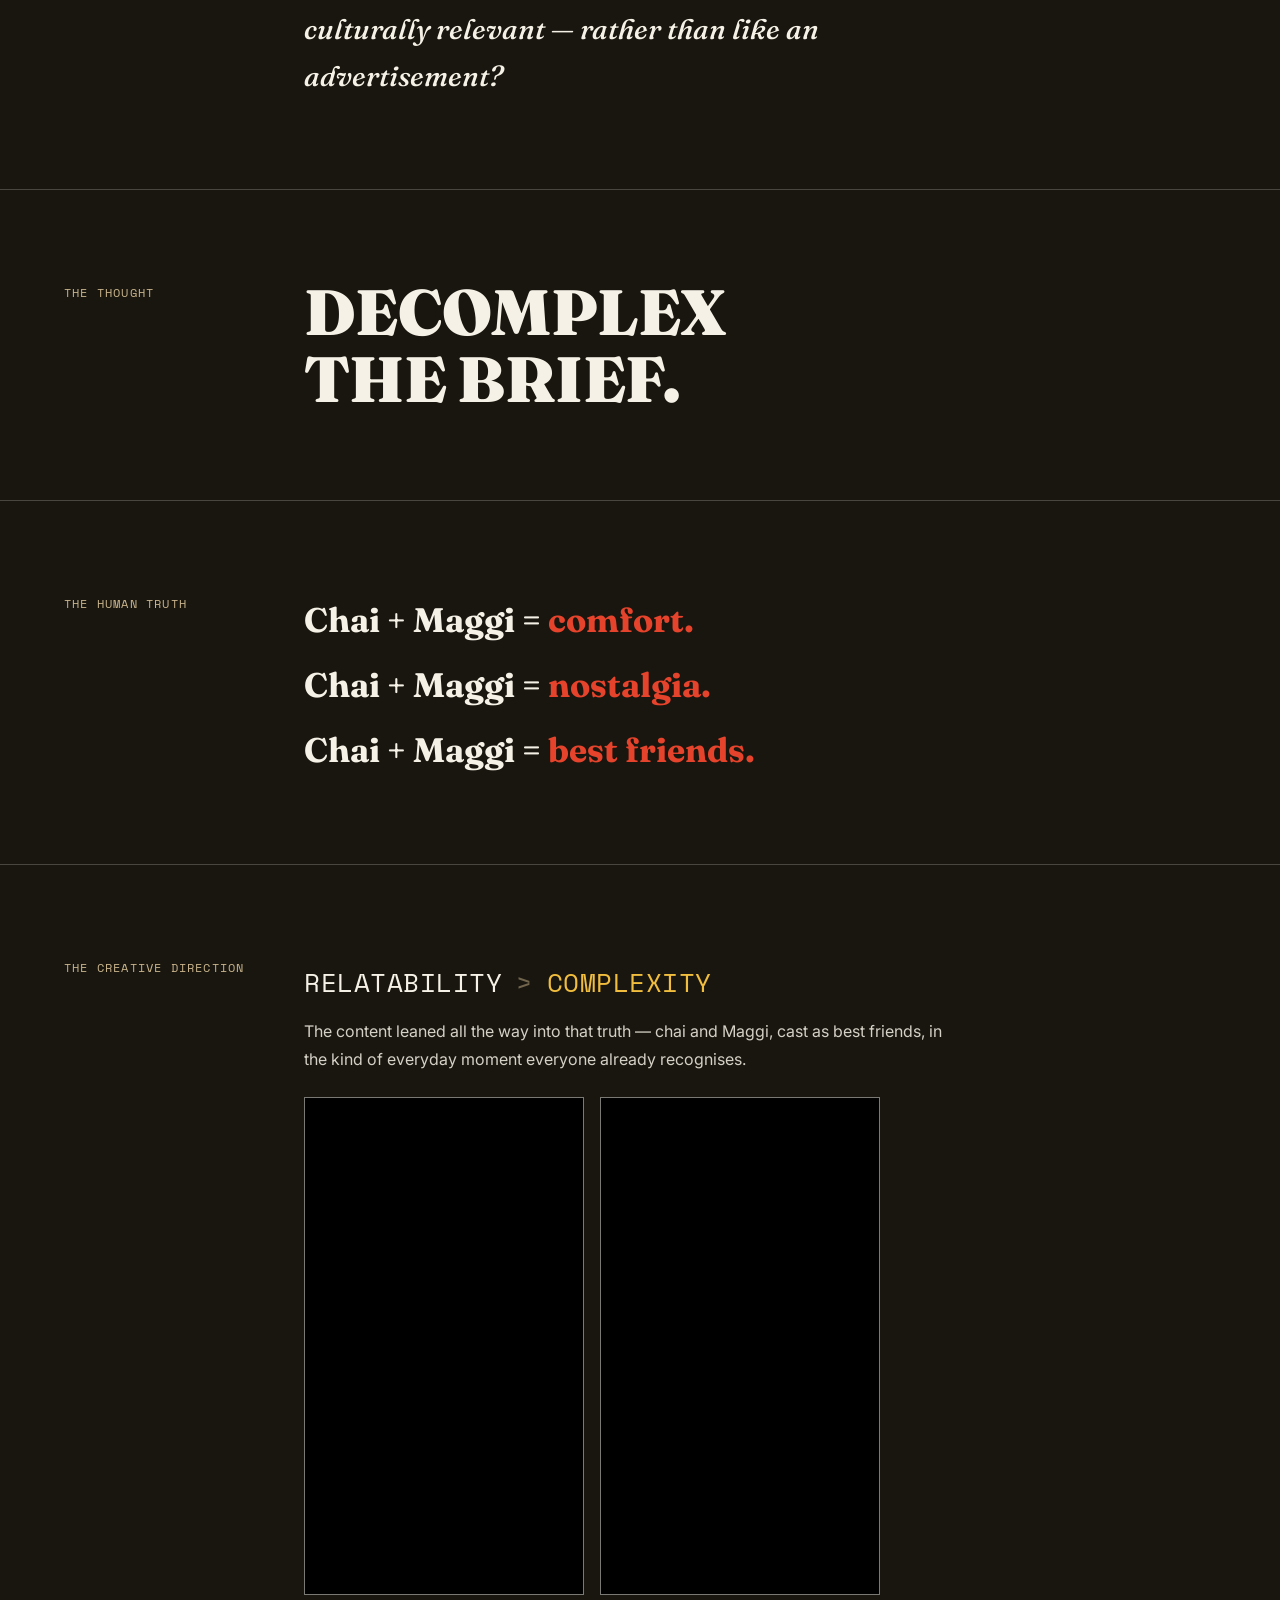
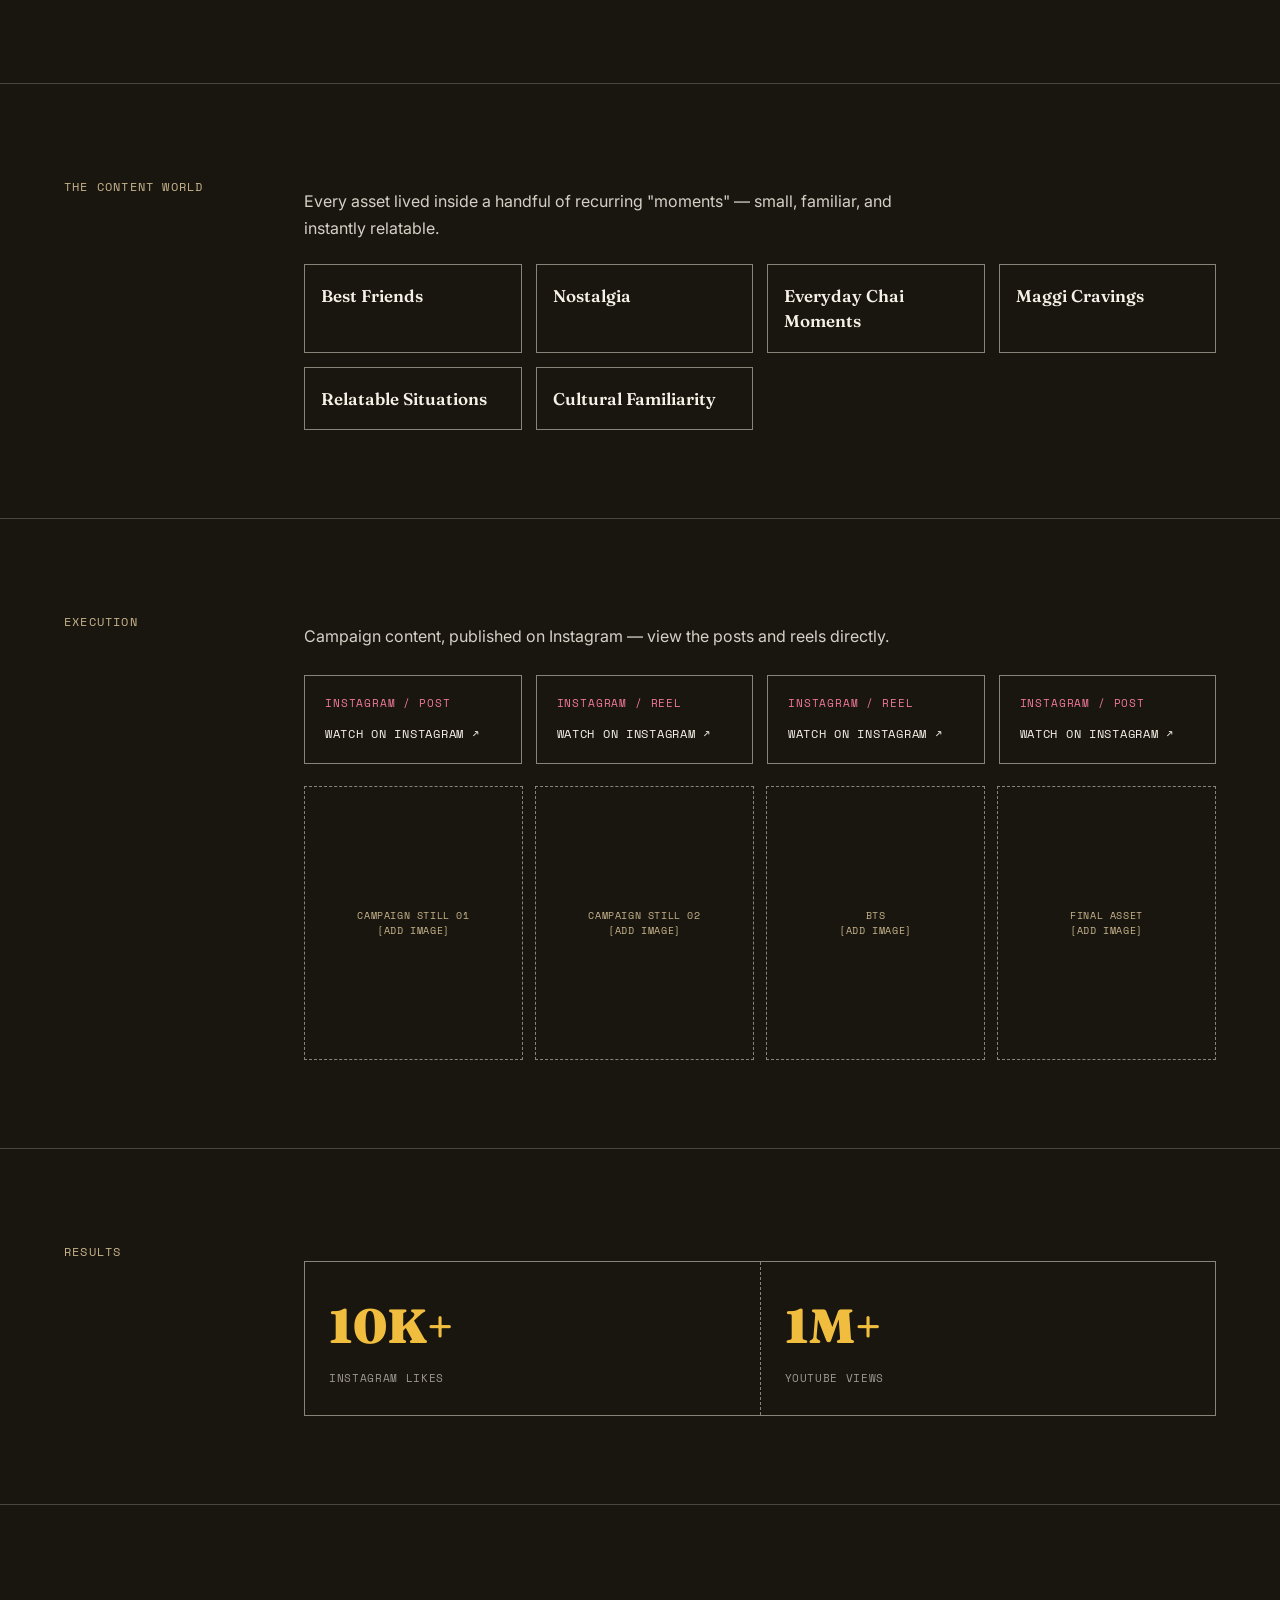
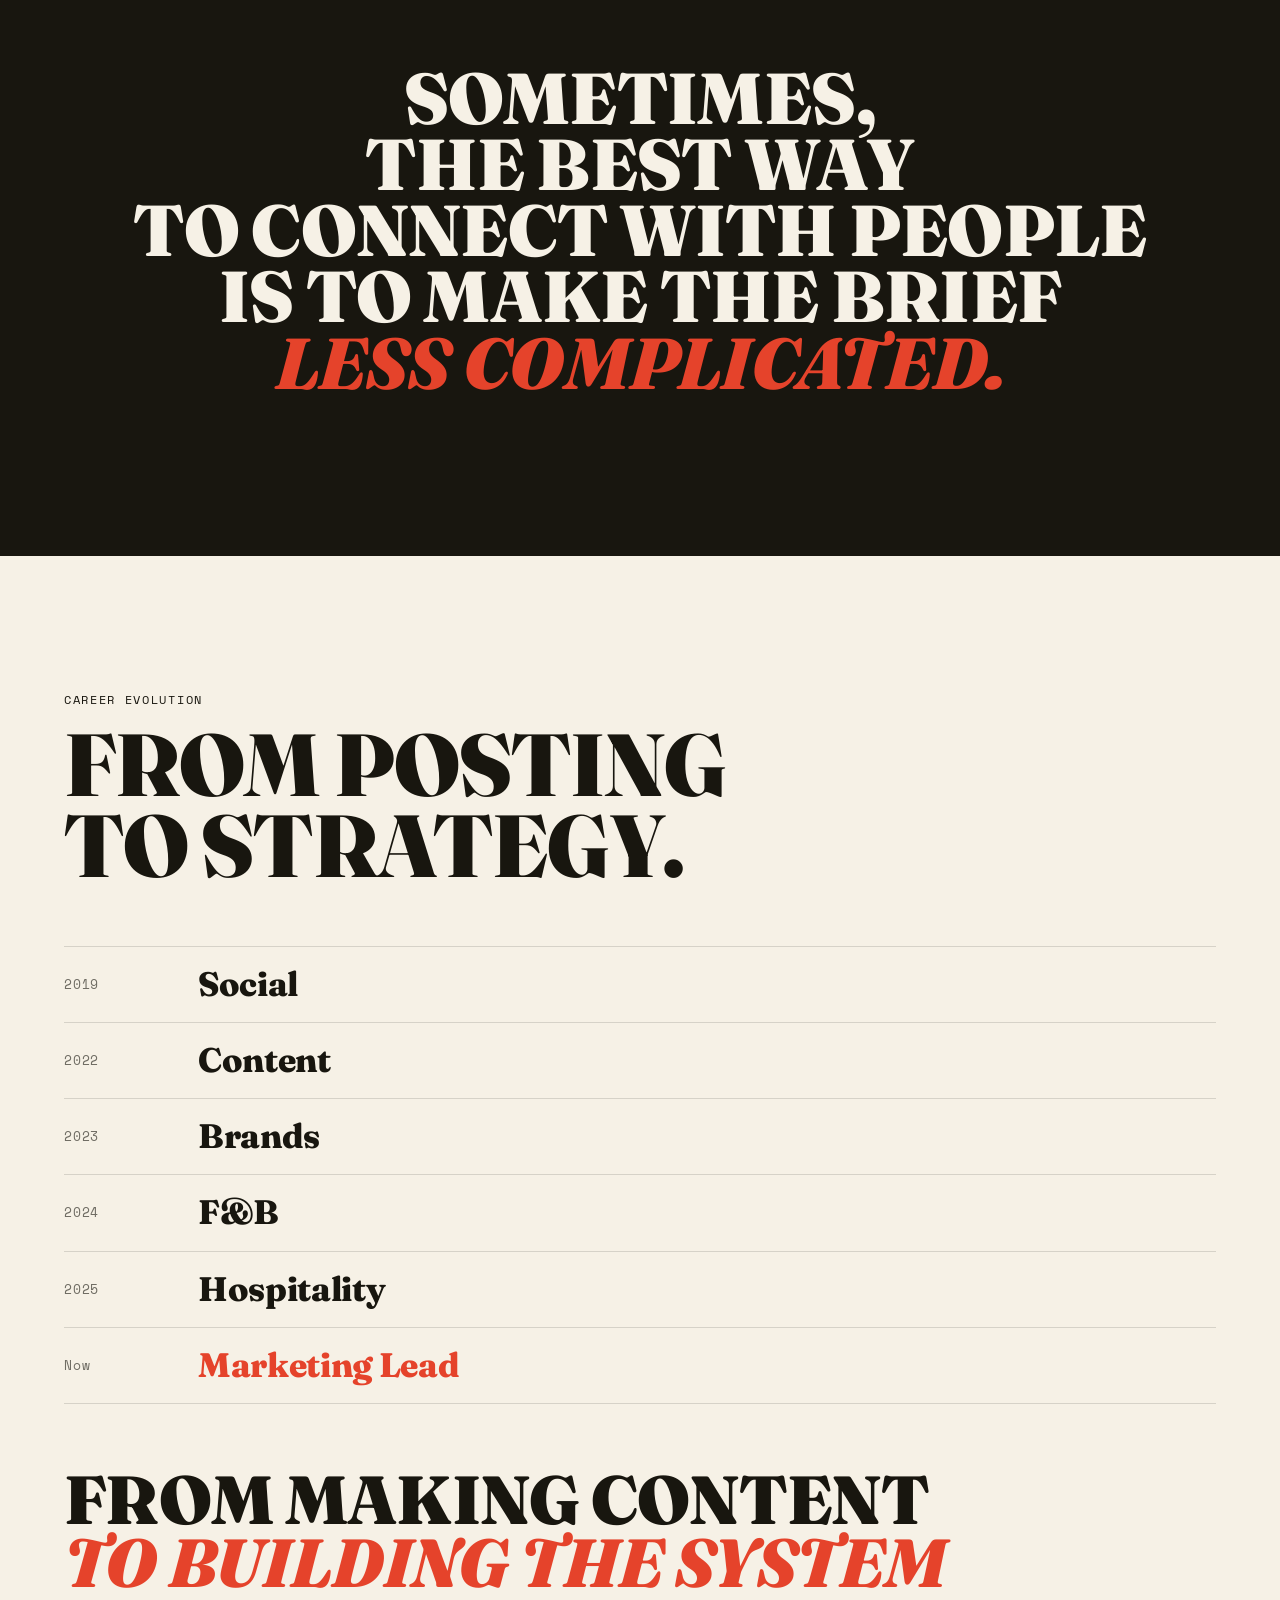
<file: index_old.html>
<!DOCTYPE html>
<html lang="en">
<head>
<meta charset="UTF-8">
<meta name="viewport" content="width=device-width, initial-scale=1.0">
<title>Priti Tiwari — Marketing &amp; Brand Strategist</title>
<meta name="description" content="Priti Tiwari — Marketing & Brand Strategist across F&B, Hospitality, Beauty, Fashion & Lifestyle. Building brands through strategy, storytelling, culture & growth.">
<link rel="preconnect" href="https://fonts.googleapis.com">
<link rel="preconnect" href="https://fonts.gstatic.com" crossorigin>
<link href="https://fonts.googleapis.com/css2?family=Fraunces:ital,opsz,wght@0,9..144,300;0,9..144,500;0,9..144,600;0,9..144,900;1,9..144,500;1,9..144,700&family=Inter:wght@400;500;600;700;800&family=Caveat:wght@500;600;700&family=Space+Mono:wght@400;700&display=swap" rel="stylesheet">
<style>
/* ============================= TOKENS ============================= */
:root{
  --ivory:#F6F1E6;
  --ivory-2:#EDE5D3;
  --paper:#FCFAF3;
  --charcoal:#18160F;
  --charcoal-2:#242019;
  --tomato:#E5432B;
  --tomato-dim:#C93A24;
  --butter:#F0BD3E;
  --cobalt:#2743D6;
  --coral:#F0789A;
  --olive:#6B6B3A;
  --sand:#C9B48C;
  --line: rgba(24,22,15,0.14);
  --line-strong: rgba(24,22,15,0.35);
  --line-light: rgba(246,241,230,0.22);
  --line-light-strong: rgba(246,241,230,0.5);

  --f-display:'Fraunces', serif;
  --f-sans:'Inter', sans-serif;
  --f-hand:'Caveat', cursive;
  --f-mono:'Space Mono', monospace;

  --container: 1240px;
  --pad: clamp(20px, 5vw, 64px);
  --radius: 2px;
}

*,*::before,*::after{box-sizing:border-box;}
html{scroll-behavior:smooth;}
@media (prefers-reduced-motion: reduce){
  html{scroll-behavior:auto;}
  *,*::before,*::after{animation-duration:0.001ms !important; animation-iteration-count:1 !important; transition-duration:0.001ms !important; scroll-behavior:auto !important;}
}
body{
  margin:0;
  background:var(--ivory);
  color:var(--charcoal);
  font-family:var(--f-sans);
  font-size:16px;
  line-height:1.5;
  -webkit-font-smoothing:antialiased;
  overflow-x:hidden;
}
img{max-width:100%; display:block;}
a{color:inherit; text-decoration:none;}
button{font-family:inherit; cursor:pointer;}
ul{list-style:none; margin:0; padding:0;}
h1,h2,h3,h4,p{margin:0;}

.wrap{max-width:var(--container); margin:0 auto; padding-left:var(--pad); padding-right:var(--pad);}

::selection{background:var(--tomato); color:var(--ivory);}

/* focus visibility */
a:focus-visible, button:focus-visible, [tabindex]:focus-visible{
  outline:2px solid var(--cobalt);
  outline-offset:3px;
}

/* ============================= TYPE UTILITIES ============================= */
.eyebrow{
  font-family:var(--f-mono);
  font-size:12px;
  letter-spacing:0.14em;
  text-transform:uppercase;
  display:inline-flex;
  align-items:center;
  gap:8px;
}
.display{
  font-family:var(--f-display);
  font-weight:900;
  line-height:0.92;
  letter-spacing:-0.01em;
}
.hand{
  font-family:var(--f-hand);
  font-weight:600;
}
.section-pad{padding-top:clamp(64px,10vw,120px); padding-bottom:clamp(64px,10vw,120px);}

/* ============================= TICKET / RECEIPT SIGNATURE SYSTEM ============================= */
/* perforated edge — light paper on ivory background */
.perf-top, .perf-bottom{position:relative;}
.perf-top::before, .perf-bottom::after{
  content:"";
  position:absolute;
  left:0; right:0;
  height:16px;
  background-image: radial-gradient(circle at 10px 8px, var(--ivory) 6px, transparent 6.5px);
  background-size:20px 16px;
  background-repeat:repeat-x;
}
.perf-top::before{top:-1px; transform:translateY(-50%);}
.perf-bottom::after{bottom:-1px; transform:translateY(50%);}
.perf-top.on-charcoal::before, .perf-bottom.on-charcoal::after{
  background-image: radial-gradient(circle at 10px 8px, var(--charcoal) 6px, transparent 6.5px);
}

.ticket{
  background:var(--paper);
  border:1px solid var(--line);
  position:relative;
  padding:22px 22px 26px;
}
.ticket-tag{
  display:inline-flex;
  align-items:center;
  gap:8px;
  font-family:var(--f-mono);
  font-size:11px;
  letter-spacing:0.1em;
  text-transform:uppercase;
  padding:6px 10px;
  border:1px dashed var(--line-strong);
  background:transparent;
}
.stamp{
  font-family:var(--f-mono);
  font-size:11px;
  letter-spacing:0.08em;
  text-transform:uppercase;
  color:var(--tomato);
  border:1.5px solid var(--tomato);
  padding:3px 9px;
  border-radius:999px;
  display:inline-block;
  transform:rotate(-3deg);
}

/* ============================= BUTTONS / LINKS ============================= */
.btn{
  display:inline-flex;
  align-items:center;
  gap:10px;
  font-family:var(--f-mono);
  font-size:13px;
  letter-spacing:0.06em;
  text-transform:uppercase;
  padding:13px 22px;
  border:1.5px solid var(--charcoal);
  background:var(--charcoal);
  color:var(--ivory);
  transition:transform .25s ease, background .25s ease, color .25s ease, border-color .25s ease;
  white-space:nowrap;
}
.btn:hover{background:var(--tomato); border-color:var(--tomato); color:var(--ivory); transform:translate(-2px,-2px);}
.btn.ghost{background:transparent; color:var(--charcoal);}
.btn.ghost:hover{background:var(--charcoal); color:var(--ivory);}
.btn.on-charcoal{border-color:var(--ivory); background:var(--ivory); color:var(--charcoal);}
.btn.on-charcoal:hover{background:var(--tomato); border-color:var(--tomato); color:var(--ivory);}
.btn.on-charcoal.ghost{background:transparent; color:var(--ivory); border-color:var(--line-light-strong);}
.btn.on-charcoal.ghost:hover{background:var(--ivory); color:var(--charcoal); border-color:var(--ivory);}
.btn svg{width:13px; height:13px; flex:none;}

.link-arrow{
  display:inline-flex; align-items:center; gap:6px;
  font-family:var(--f-mono); font-size:12px; letter-spacing:0.06em; text-transform:uppercase;
  border-bottom:1.5px solid currentColor; padding-bottom:2px;
  transition:opacity .2s ease, gap .2s ease;
}
.link-arrow:hover{opacity:0.65; gap:10px;}

/* ============================= NAV ============================= */
.site-nav{
  position:fixed; top:0; left:0; right:0; z-index:100;
  background:rgba(246,241,230,0.88);
  backdrop-filter:blur(10px);
  border-bottom:1px solid var(--line);
  transition:background .3s ease;
}
.nav-inner{
  max-width:var(--container); margin:0 auto; padding:16px var(--pad);
  display:flex; align-items:center; justify-content:space-between;
}
.nav-logo{
  font-family:var(--f-display); font-weight:900; font-size:19px; letter-spacing:-0.01em;
}
.nav-logo sup{font-size:9px; top:-0.9em;}
.nav-links{display:flex; align-items:center; gap:clamp(18px,3vw,34px);}
.nav-links a{
  font-family:var(--f-mono); font-size:12px; letter-spacing:0.1em; text-transform:uppercase;
  position:relative; padding:4px 0;
}
.nav-links a::after{
  content:""; position:absolute; left:0; right:100%; bottom:-2px; height:2px; background:var(--tomato);
  transition:right .25s ease;
}
.nav-links a:hover::after{right:0;}
.nav-cta{display:inline-flex;}
.nav-burger{display:none; flex-direction:column; gap:5px; background:none; border:none; padding:8px;}
.nav-burger span{width:22px; height:2px; background:var(--charcoal); transition:transform .25s ease, opacity .25s ease;}

.mobile-menu{
  position:fixed; inset:0; z-index:99;
  background:var(--charcoal); color:var(--ivory);
  display:flex; flex-direction:column; justify-content:center; gap:28px;
  padding:80px var(--pad) 40px;
  transform:translateY(-100%);
  transition:transform .4s cubic-bezier(.7,0,.3,1);
}
.mobile-menu.open{transform:translateY(0);}
.mobile-menu a{font-family:var(--f-display); font-size:clamp(32px,9vw,48px); font-weight:600;}
.mobile-menu .mm-foot{margin-top:20px; font-family:var(--f-mono); font-size:12px; color:var(--sand); letter-spacing:0.08em;}

/* ============================= HERO ============================= */
.hero{
  position:relative;
  padding:clamp(140px,20vw,200px) var(--pad) 80px;
  background:var(--ivory);
  overflow:hidden;
}
.hero-grain{
  position:absolute; inset:0; pointer-events:none; opacity:0.5; mix-blend-mode:multiply;
  background-image:radial-gradient(var(--charcoal) 0.6px, transparent 0.6px);
  background-size:4px 4px;
  opacity:0.035;
}
.hero-inner{max-width:var(--container); margin:0 auto; position:relative;}
.hero-eyebrow-row{display:flex; align-items:center; justify-content:space-between; flex-wrap:wrap; gap:16px; margin-bottom:26px;}
.hero h1{
  font-size:clamp(52px,10.5vw,150px);
  color:var(--charcoal);
}
.hero h1 .line{display:block;}
.hero h1 .accent{color:var(--tomato); font-style:italic; font-weight:500;}
.hero-annotation{
  font-family:var(--f-hand); font-size:clamp(20px,2.6vw,26px); color:var(--tomato-dim);
  margin-top:22px; max-width:520px; transform:rotate(-1.2deg);
}
.hero-sub-row{
  display:flex; flex-wrap:wrap; align-items:flex-end; justify-content:space-between; gap:28px;
  margin-top:56px; padding-top:28px; border-top:1px solid var(--line);
}
.hero-role{font-family:var(--f-sans); font-weight:600; font-size:clamp(17px,2vw,22px);}
.hero-cats{font-family:var(--f-mono); font-size:12.5px; letter-spacing:0.06em; color:var(--charcoal); opacity:0.7; margin-top:8px;}
.rotating-badge{
  font-family:var(--f-mono); font-size:12px; letter-spacing:0.1em; text-transform:uppercase;
  border:1px dashed var(--line-strong); padding:10px 16px; display:inline-flex; align-items:center; gap:10px;
  background:var(--paper);
}
.rotating-badge .rb-word{color:var(--tomato); min-width:82px; display:inline-block; transition:opacity .35s ease;}

/* ============================= NOT JUST SOCIAL ============================= */
.njs{
  background:var(--charcoal); color:var(--ivory);
  padding:clamp(72px,11vw,130px) var(--pad);
  position:relative;
}
.njs-inner{max-width:var(--container); margin:0 auto;}
.njs h2{
  font-size:clamp(38px,7.5vw,96px);
  color:var(--ivory);
}
.njs h2 .not{color:var(--sand); font-style:italic; font-weight:500;}
.njs-tags{
  margin-top:56px;
  display:flex; flex-wrap:wrap; gap:14px;
}
.njs-tags span{
  font-family:var(--f-mono); font-size:clamp(13px,1.6vw,16px); letter-spacing:0.05em; text-transform:uppercase;
  border:1px solid var(--line-light-strong);
  padding:12px 18px;
  transition:border-color .25s ease, color .25s ease, background .25s ease;
}
.njs-tags span:nth-child(1){color:var(--butter);}
.njs-tags span:nth-child(2){color:var(--coral);}
.njs-tags span:hover{background:var(--ivory); color:var(--charcoal); border-color:var(--ivory);}
.njs-note{margin-top:36px; font-family:var(--f-hand); font-size:20px; color:var(--sand);}

/* ============================= RECEIPTS ============================= */
.receipts{padding:clamp(72px,11vw,130px) var(--pad); background:var(--ivory-2);}
.receipts-inner{max-width:var(--container); margin:0 auto;}
.receipts-head{display:flex; flex-wrap:wrap; justify-content:space-between; align-items:flex-end; gap:20px; margin-bottom:52px;}
.receipts h2{font-size:clamp(40px,7vw,88px);}
.receipts-sub{font-size:15px; max-width:280px; opacity:0.75;}
.receipt-strip{
  background:var(--paper);
  border:1px solid var(--line);
  padding:0;
}
.receipt-grid{
  display:grid;
  grid-template-columns:repeat(auto-fit, minmax(190px,1fr));
}
.receipt-cell{
  padding:30px 26px;
  border-right:1px dashed var(--line);
  border-bottom:1px dashed var(--line);
}
.receipt-cell:nth-last-child(-n+1){border-right:none;}
.receipt-num{
  font-family:var(--f-display); font-weight:900; font-size:clamp(32px,3.4vw,44px);
  color:var(--tomato);
  line-height:1;
}
.receipt-label{
  font-family:var(--f-mono); font-size:11.5px; letter-spacing:0.06em; text-transform:uppercase;
  margin-top:10px; opacity:0.72;
}
.receipts-foot{
  margin-top:18px; display:flex; justify-content:space-between; flex-wrap:wrap; gap:8px;
  font-family:var(--f-mono); font-size:11px; letter-spacing:0.08em; text-transform:uppercase; opacity:0.55;
}

/* ============================= WHERE I'VE PLAYED (INDUSTRIES) ============================= */
.industries-intro{padding:clamp(72px,11vw,130px) var(--pad) 40px; background:var(--ivory);}
.industries-intro-inner{max-width:var(--container); margin:0 auto;}
.industries-intro h2{font-size:clamp(44px,8vw,104px);}
.industries-intro .kicker{font-size:clamp(17px,2vw,22px); font-weight:600; max-width:560px; margin-top:24px; line-height:1.4;}
.industries-index{
  display:flex; flex-wrap:wrap; gap:10px 22px; margin-top:44px;
  font-family:var(--f-mono); font-size:12.5px; letter-spacing:0.06em; text-transform:uppercase;
}
.industries-index a{opacity:0.55; transition:opacity .2s ease, color .2s ease;}
.industries-index a:hover{opacity:1; color:var(--tomato);}

.industry-block{
  padding:clamp(56px,9vw,96px) var(--pad);
  border-top:1px solid var(--line);
  position:relative;
}
.industry-head{max-width:var(--container); margin:0 auto; display:flex; gap:28px; align-items:baseline; flex-wrap:wrap;}
.industry-num{font-family:var(--f-mono); font-size:14px; letter-spacing:0.05em; opacity:0.5;}
.industry-name{font-family:var(--f-display); font-weight:900; font-size:clamp(34px,5.5vw,60px);}
.industry-line{font-family:var(--f-hand); font-size:19px; margin-left:auto; opacity:0.85;}
.industry-body{max-width:var(--container); margin:34px auto 0;}

/* hero brand feature within an industry */
.brand-feature{
  display:grid; grid-template-columns:1.1fr 1fr; gap:44px;
  border:1px solid var(--line); background:var(--paper); padding:clamp(24px,3.5vw,44px);
}
.brand-feature .bf-media{
  aspect-ratio:4/3; background:repeating-linear-gradient(135deg, var(--ivory-2), var(--ivory-2) 10px, var(--ivory) 10px, var(--ivory) 20px);
  border:1px dashed var(--line-strong);
  display:flex; align-items:center; justify-content:center;
  font-family:var(--f-mono); font-size:11px; letter-spacing:0.08em; text-transform:uppercase; text-align:center; opacity:0.55; padding:16px;
}
.bf-eyebrow{display:flex; align-items:center; gap:10px; flex-wrap:wrap; margin-bottom:14px;}
.bf-title{font-family:var(--f-display); font-weight:900; font-size:clamp(28px,3.6vw,42px);}
.bf-why-label{font-family:var(--f-mono); font-size:11px; letter-spacing:0.08em; text-transform:uppercase; opacity:0.5; margin-top:22px;}
.bf-why{margin-top:8px; font-size:15.5px; line-height:1.6;}
.bf-did{margin-top:18px; display:flex; flex-wrap:wrap; gap:8px;}
.bf-did span{
  font-family:var(--f-mono); font-size:11px; letter-spacing:0.05em; text-transform:uppercase;
  border:1px solid var(--line); padding:6px 10px; opacity:0.75;
}
.bf-links{margin-top:24px; display:flex; flex-wrap:wrap; gap:12px;}

/* secondary brands row inside an industry */
.brand-row{margin-top:36px; display:grid; grid-template-columns:repeat(auto-fit, minmax(230px,1fr)); gap:18px;}
.brand-card{
  border:1px solid var(--line); background:var(--paper); padding:22px;
  transition:transform .2s ease, box-shadow .2s ease;
}
.brand-card:hover{transform:translateY(-3px); box-shadow:5px 5px 0 var(--line-strong);}
.brand-card .bc-name{font-family:var(--f-display); font-weight:600; font-size:20px;}
.brand-card .bc-role{font-family:var(--f-mono); font-size:10.5px; letter-spacing:0.06em; text-transform:uppercase; opacity:0.55; margin-top:8px;}
.brand-card .bc-note{font-size:13.5px; margin-top:12px; opacity:0.8; line-height:1.5;}
.brand-card .bc-status{margin-top:14px;}

/* other-brands chip archive at end of industry */
.other-brands{margin-top:34px;}
.other-brands .ob-label{font-family:var(--f-mono); font-size:11px; letter-spacing:0.08em; text-transform:uppercase; opacity:0.5; margin-bottom:12px;}
.chip-row{display:flex; flex-wrap:wrap; gap:10px;}
.chip{
  font-family:var(--f-mono); font-size:12px; letter-spacing:0.04em;
  border:1px dashed var(--line-strong); padding:8px 14px;
  background:var(--paper);
}

.industry-view-all{margin-top:36px;}

/* accent tints per industry */
.ind-fnb{background:linear-gradient(180deg, var(--ivory) 0%, #FBEFE4 100%);}
.ind-fnb .receipt-num, .ind-fnb .bf-title{color:var(--tomato);}
.ind-hosp{background:var(--ivory);}
.ind-beauty{background:linear-gradient(180deg, var(--ivory) 0%, #F3ECEF 100%);}
.ind-beauty .bf-title{color:var(--coral);}
.ind-fashion{background:var(--charcoal); color:var(--ivory);}
.ind-fashion .bf-title{color:var(--butter);}
.ind-fashion .brand-feature, .ind-fashion .brand-card{background:var(--charcoal-2); border-color:var(--line-light);}
.ind-fashion .bf-media{background:repeating-linear-gradient(135deg, #1F1C15,#1F1C15 10px,#242019 10px,#242019 20px); border-color:var(--line-light-strong); color:var(--ivory); opacity:0.6;}
.ind-fashion .bc-name, .ind-fashion .brand-card{color:var(--ivory);}
.ind-fashion .brand-card .bc-role, .ind-fashion .brand-card .bc-note{color:var(--ivory); opacity:0.65;}
.ind-fashion .ticket-tag{border-color:var(--line-light-strong); color:var(--ivory);}
.ind-fashion .other-brands .ob-label{opacity:0.5;}
.ind-fashion .chip{border-color:var(--line-light-strong); background:var(--charcoal-2); color:var(--ivory);}
.ind-fashion .industries-index a, .ind-fashion a{color:var(--ivory);}
.ind-lifestyle{background:linear-gradient(180deg, var(--ivory) 0%, #EFEEDD 100%);}
.ind-lifestyle .bf-title{color:var(--cobalt);}
.ind-culture{background:var(--ivory-2);}
.ind-culture .bf-title{color:var(--olive);}

/* Hospitality dual-vertical */
.hosp-split{display:grid; grid-template-columns:1fr; gap:56px;}
.hosp-sub{padding-top:8px;}
.hosp-sub-head{display:flex; align-items:center; gap:14px; margin-bottom:22px;}
.hosp-sub-tag{
  font-family:var(--f-mono); font-size:12px; letter-spacing:0.08em; text-transform:uppercase;
  padding:5px 10px; border:1px solid var(--charcoal);
}
.hosp-sub-title{font-family:var(--f-display); font-weight:700; font-size:clamp(22px,2.8vw,30px);}
.hosp-restaurants .hosp-sub-tag{background:var(--tomato); color:var(--ivory); border-color:var(--tomato);}
.hosp-properties .hosp-sub-tag{background:var(--olive); color:var(--ivory); border-color:var(--olive);}

/* Placeholder / coming next badge */
.coming-next{
  display:inline-flex; align-items:center; gap:8px;
  font-family:var(--f-mono); font-size:10.5px; letter-spacing:0.08em; text-transform:uppercase;
  color:var(--tomato-dim); border:1px dashed var(--tomato); padding:6px 10px;
}
.ind-fashion .coming-next{color:var(--butter); border-color:var(--butter);}

/* upload placeholder slot */
.upload-slot{
  border:1.5px dashed var(--line-strong);
  padding:26px; text-align:center;
  font-family:var(--f-mono); font-size:11px; letter-spacing:0.06em; text-transform:uppercase; opacity:0.55;
  display:flex; flex-direction:column; align-items:center; gap:8px;
}
.upload-grid{display:grid; grid-template-columns:repeat(auto-fit,minmax(140px,1fr)); gap:12px; margin-top:16px;}

/* celebrity spotlight (InstaFab) */
.celeb-panel{
  margin-top:36px; border:1px solid var(--line-light-strong); padding:clamp(24px,3vw,40px);
  background:var(--charcoal-2);
  display:grid; grid-template-columns:1fr 1fr; gap:36px; align-items:center;
}
.celeb-panel .stamp{transform:rotate(-4deg);}

/* ============================= CHAIPOINT CASE STUDY ============================= */
.case-study{background:var(--charcoal); color:var(--ivory);}
.cs-hero{
  padding:clamp(90px,13vw,150px) var(--pad) clamp(60px,9vw,90px);
  position:relative;
}
.cs-hero-inner{max-width:var(--container); margin:0 auto;}
.cs-tag{
  display:inline-flex; gap:8px; align-items:center;
  font-family:var(--f-mono); font-size:11.5px; letter-spacing:0.1em; text-transform:uppercase;
  border:1px dashed var(--line-light-strong); padding:8px 14px; color:var(--butter);
}
.cs-title{
  margin-top:26px;
  font-size:clamp(42px,8vw,110px);
  color:var(--ivory);
}
.cs-title .x{color:var(--tomato); font-style:italic; margin:0 6px;}
.cs-subtitle{
  margin-top:18px; font-family:var(--f-display); font-style:italic; font-weight:500;
  font-size:clamp(22px,3.2vw,34px); color:var(--sand);
}
.cs-meta{margin-top:36px; display:flex; gap:28px; flex-wrap:wrap; font-family:var(--f-mono); font-size:12px; letter-spacing:0.05em; text-transform:uppercase; opacity:0.6;}

.cs-block{
  padding:clamp(48px,8vw,88px) var(--pad);
  border-top:1px solid var(--line-light);
}
.cs-block-inner{max-width:var(--container); margin:0 auto; display:grid; grid-template-columns:200px 1fr; gap:40px;}
.cs-label{font-family:var(--f-mono); font-size:12px; letter-spacing:0.1em; text-transform:uppercase; color:var(--sand); padding-top:6px;}
.cs-content h3{
  font-family:var(--f-display); font-weight:900; font-size:clamp(28px,4.4vw,52px); color:var(--ivory); line-height:1.05;
}
.cs-content p{font-size:16px; line-height:1.7; max-width:640px; margin-top:16px; color:var(--ivory); opacity:0.85;}
.cs-content p.big{font-family:var(--f-display); font-weight:500; font-style:italic; font-size:clamp(20px,2.6vw,28px); opacity:1; color:var(--ivory);}
.truths{display:flex; flex-direction:column; gap:14px; margin-top:6px;}
.truths .truth-line{font-family:var(--f-display); font-weight:700; font-size:clamp(22px,3.2vw,34px);}
.truths .truth-line span{color:var(--tomato);}
.direction-line{font-family:var(--f-mono); font-size:clamp(18px,2.6vw,26px); letter-spacing:0.02em; margin-top:10px;}
.direction-line .beats{color:var(--sand); opacity:0.5; margin:0 14px;}
.direction-line .win{color:var(--butter);}

.moments-grid{display:grid; grid-template-columns:repeat(auto-fit,minmax(180px,1fr)); gap:14px; margin-top:22px;}
.moment-chip{
  border:1px solid var(--line-light-strong); padding:18px 16px;
  font-family:var(--f-display); font-weight:600; font-size:17px;
  transition:background .2s ease, color .2s ease;
}
.moment-chip:hover{background:var(--ivory); color:var(--charcoal);}

.media-grid{display:grid; grid-template-columns:repeat(2,1fr); gap:16px; margin-top:24px;}
.yt-embed{position:relative; aspect-ratio:9/16; max-width:280px; border:1px solid var(--line-light-strong); overflow:hidden; background:#000;}
.yt-embed iframe{width:100%; height:100%; border:0;}
.yt-embeds-row{display:flex; gap:16px; flex-wrap:wrap; margin-top:24px;}
.ig-cards-row{display:grid; grid-template-columns:repeat(auto-fit,minmax(210px,1fr)); gap:14px; margin-top:24px;}
.ig-card{
  border:1px solid var(--line-light-strong); padding:20px; display:flex; flex-direction:column; gap:14px; justify-content:space-between;
  transition:border-color .2s ease, transform .2s ease;
}
.ig-card:hover{border-color:var(--ivory); transform:translateY(-3px);}
.ig-card .ig-kind{font-family:var(--f-mono); font-size:10.5px; letter-spacing:0.08em; text-transform:uppercase; color:var(--coral);}
.ig-card .ig-link{font-family:var(--f-mono); font-size:12px; letter-spacing:0.06em; text-transform:uppercase; display:inline-flex; align-items:center; gap:6px;}

.gallery-slots{display:grid; grid-template-columns:repeat(auto-fit,minmax(150px,1fr)); gap:12px; margin-top:22px;}
.gallery-slot{
  aspect-ratio:4/5; border:1.5px dashed var(--line-light-strong);
  display:flex; align-items:center; justify-content:center; text-align:center; padding:10px;
  font-family:var(--f-mono); font-size:10px; letter-spacing:0.06em; text-transform:uppercase; color:var(--sand);
}

.results-row{display:flex; gap:0; flex-wrap:wrap; margin-top:24px; border:1px solid var(--line-light-strong);}
.result-cell{flex:1; min-width:160px; padding:28px 24px; border-right:1px dashed var(--line-light-strong);}
.result-cell:last-child{border-right:none;}
.result-num{font-family:var(--f-display); font-weight:900; font-size:clamp(34px,4vw,48px); color:var(--butter);}
.result-label{font-family:var(--f-mono); font-size:11px; letter-spacing:0.06em; text-transform:uppercase; opacity:0.6; margin-top:8px;}

.cs-takeaway{
  padding:clamp(80px,14vw,160px) var(--pad);
  text-align:center;
  border-top:1px solid var(--line-light);
}
.cs-takeaway .display{font-size:clamp(30px,6.4vw,72px); color:var(--ivory);}
.cs-takeaway .display .hi{color:var(--tomato); font-style:italic;}

/* ============================= TIMELINE / THINKING ============================= */
.thinking{padding:clamp(72px,11vw,130px) var(--pad); background:var(--ivory);}
.thinking-inner{max-width:var(--container); margin:0 auto;}
.thinking-head h2{font-size:clamp(40px,7vw,88px);}
.timeline{margin-top:60px; display:flex; flex-direction:column;}
.tl-row{display:grid; grid-template-columns:110px 1fr; gap:24px; padding:22px 0; border-top:1px solid var(--line); align-items:center;}
.tl-row:last-child{border-bottom:1px solid var(--line);}
.tl-year{font-family:var(--f-mono); font-size:13px; letter-spacing:0.06em; opacity:0.6;}
.tl-name{font-family:var(--f-display); font-weight:800; font-size:clamp(22px,3.4vw,34px);}
.tl-row.now .tl-name{color:var(--tomato);}
.thinking-close{margin-top:64px;}
.thinking-close .display{font-size:clamp(30px,6vw,68px);}
.thinking-close .display .to{color:var(--tomato); font-style:italic;}

/* ============================= BRAND ARCHIVE ============================= */
.archive{padding:clamp(72px,11vw,130px) var(--pad); background:var(--charcoal); color:var(--ivory);}
.archive-inner{max-width:var(--container); margin:0 auto;}
.archive h2{font-size:clamp(40px,7vw,88px); color:var(--ivory);}
.archive-sub{margin-top:16px; max-width:480px; opacity:0.7; font-size:15px;}
.filter-row{display:flex; flex-wrap:wrap; gap:10px; margin-top:40px;}
.filter-btn{
  font-family:var(--f-mono); font-size:12px; letter-spacing:0.06em; text-transform:uppercase;
  padding:9px 16px; border:1px solid var(--line-light-strong); background:transparent; color:var(--ivory);
  transition:background .2s ease, color .2s ease;
}
.filter-btn.active, .filter-btn:hover{background:var(--ivory); color:var(--charcoal);}
.archive-grid{
  margin-top:36px;
  display:grid; grid-template-columns:repeat(auto-fill,minmax(230px,1fr)); gap:1px;
  background:var(--line-light);
  border:1px solid var(--line-light);
}
.arc-item{
  background:var(--charcoal); padding:24px 20px; position:relative; overflow:hidden;
  transition:background .25s ease;
}
.arc-item:hover{background:var(--charcoal-2);}
.arc-item .arc-name{font-family:var(--f-display); font-weight:700; font-size:19px;}
.arc-item .arc-cat{font-family:var(--f-mono); font-size:10px; letter-spacing:0.08em; text-transform:uppercase; opacity:0.5; margin-top:8px;}
.arc-hover{
  position:absolute; inset:0; background:var(--tomato); color:var(--ivory);
  padding:20px; display:flex; flex-direction:column; justify-content:space-between;
  transform:translateY(100%); transition:transform .28s cubic-bezier(.7,0,.3,1);
}
.arc-item:hover .arc-hover{transform:translateY(0);}
.arc-hover .arc-role{font-family:var(--f-mono); font-size:11px; letter-spacing:0.06em; text-transform:uppercase;}
.arc-hover .arc-note{font-size:13px; margin-top:8px; line-height:1.5;}
.arc-hover .arc-link{margin-top:auto; font-family:var(--f-mono); font-size:11px; letter-spacing:0.06em; text-transform:uppercase; display:inline-flex; gap:6px;}

/* ============================= ABOUT ============================= */
.about{padding:clamp(72px,11vw,130px) var(--pad); background:var(--ivory-2);}
.about-inner{max-width:var(--container); margin:0 auto; display:grid; grid-template-columns:1fr 1fr; gap:56px; align-items:start;}
.about h2{font-size:clamp(34px,6vw,70px);}
.about-body p{font-size:16.5px; line-height:1.8; margin-top:20px; max-width:520px;}
.about-facts{border-top:1px solid var(--line); padding-top:24px;}
.about-fact{display:flex; justify-content:space-between; padding:14px 0; border-bottom:1px dashed var(--line); font-family:var(--f-mono); font-size:12.5px; letter-spacing:0.04em; text-transform:uppercase;}
.about-fact span:last-child{opacity:0.6; text-align:right;}

/* ============================= CONTACT ============================= */
.contact{padding:clamp(90px,15vw,180px) var(--pad); background:var(--charcoal); color:var(--ivory); text-align:center;}
.contact-inner{max-width:900px; margin:0 auto;}
.contact h2{font-size:clamp(46px,9vw,120px); color:var(--ivory);}
.contact-links{margin-top:48px; display:flex; justify-content:center; gap:16px; flex-wrap:wrap;}

/* ============================= FOOTER ============================= */
footer{background:var(--charcoal); color:var(--ivory); padding:34px var(--pad) 44px; border-top:1px solid var(--line-light);}
.footer-inner{max-width:var(--container); margin:0 auto; display:flex; justify-content:space-between; flex-wrap:wrap; gap:14px; align-items:center;}
.footer-logo{font-family:var(--f-display); font-weight:800; font-size:16px;}
.footer-role{font-family:var(--f-mono); font-size:11px; letter-spacing:0.06em; text-transform:uppercase; opacity:0.6;}
.footer-note{font-family:var(--f-hand); font-size:17px; color:var(--sand);}

/* ============================= SCROLL REVEAL ============================= */
.reveal{opacity:0; transform:translateY(28px); transition:opacity .7s ease, transform .7s ease;}
.reveal.in-view{opacity:1; transform:translateY(0);}

/* ============================= RESPONSIVE ============================= */
@media (max-width: 860px){
  .nav-links{display:none;}
  .nav-burger{display:flex;}
  .brand-feature{grid-template-columns:1fr;}
  .hosp-split{gap:44px;}
  .about-inner{grid-template-columns:1fr;}
  .cs-block-inner{grid-template-columns:1fr; gap:16px;}
  .njs-tags span{font-size:14px; padding:10px 14px;}
  .celeb-panel{grid-template-columns:1fr;}
  .media-grid{grid-template-columns:1fr 1fr;}
}
@media (max-width: 520px){
  .receipt-grid{grid-template-columns:repeat(2,1fr);}
  .industry-line{margin-left:0;}
}
</style>
</head>
<body>

<!-- ============================= NAV ============================= -->
<nav class="site-nav">
  <div class="nav-inner">
    <a href="#top" class="nav-logo">PRITI TIWARI<sup>®</sup></a>
    <ul class="nav-links">
      <li><a href="#work">Work</a></li>
      <li><a href="#industries">Industries</a></li>
      <li><a href="#thinking">Thinking</a></li>
      <li><a href="#about">About</a></li>
      <li class="nav-cta"><a href="#contact" class="btn ghost" style="padding:9px 16px;">Contact ↗</a></li>
    </ul>
    <button class="nav-burger" id="burgerBtn" aria-label="Open menu" aria-expanded="false">
      <span></span><span></span><span></span>
    </button>
  </div>
</nav>

<div class="mobile-menu" id="mobileMenu">
  <a href="#work">Work</a>
  <a href="#industries">Industries</a>
  <a href="#thinking">Thinking</a>
  <a href="#about">About</a>
  <a href="#contact">Contact</a>
  <div class="mm-foot">tpriti009@gmail.com — Bengaluru</div>
</div>

<!-- ============================= HERO ============================= -->
<header class="hero" id="top">
  <div class="hero-grain"></div>
  <div class="hero-inner">
    <div class="hero-eyebrow-row reveal">
      <span class="eyebrow"><span class="stamp">est. 2019</span> Marketing &amp; Brand Strategist</span>
      <span class="rotating-badge">Currently: <span class="rb-word" id="rotWord">Strategy</span></span>
    </div>
    <h1 class="display">
      <span class="line">I MAKE</span>
      <span class="line accent">Brands</span>
      <span class="line">HARD TO IGNORE.</span>
    </h1>
    <p class="hero-annotation hand">"I like complicated briefs. I just don't like complicated ideas."</p>

    <div class="hero-sub-row">
      <div>
        <div class="hero-role">Marketing &amp; Brand Strategist</div>
        <div class="hero-cats">F&amp;B / Hospitality / Beauty / Fashion / Lifestyle / Culture</div>
      </div>
      <div style="display:flex; gap:12px; flex-wrap:wrap;">
        <a href="#industries" class="btn">See the work ↗</a>
        <a href="#contact" class="btn ghost">Let's talk ↗</a>
      </div>
    </div>
  </div>
</header>

<!-- ============================= NOT JUST SOCIAL ============================= -->
<section class="njs">
  <div class="njs-inner">
    <h2 class="display reveal">I'M <span class="not">NOT</span> JUST<br>HERE TO POST.</h2>
    <ul class="njs-tags reveal">
      <li><span>Brand</span></li>
      <li><span>Strategy</span></li>
      <li><span>Content</span></li>
      <li><span>Performance</span></li>
      <li><span>Influencers</span></li>
      <li><span>SEO</span></li>
      <li><span>Website</span></li>
      <li><span>Campaigns</span></li>
      <li><span>Team</span></li>
      <li><span>Budget</span></li>
    </ul>
    <p class="njs-note reveal">seven years, ten skill lines, one obsession — the idea underneath.</p>
  </div>
</section>

<!-- ============================= RECEIPTS ============================= -->
<section class="receipts">
  <div class="receipts-inner">
    <div class="receipts-head reveal">
      <h2 class="display">THE<br>RECEIPTS.</h2>
      <p class="receipts-sub">Because good marketing should have something to show for itself.</p>
    </div>
    <div class="receipt-strip perf-top perf-bottom reveal">
      <div class="receipt-grid">
        <div class="receipt-cell"><div class="receipt-num">₹1.5Cr</div><div class="receipt-label">Avg. monthly business driven</div></div>
        <div class="receipt-cell"><div class="receipt-num">₹10L</div><div class="receipt-label">Monthly marketing budget owned</div></div>
        <div class="receipt-cell"><div class="receipt-num">5,000+</div><div class="receipt-label">Monthly leads generated</div></div>
        <div class="receipt-cell"><div class="receipt-num">4,000+</div><div class="receipt-label">Monthly leads, Sila Leisure</div></div>
        <div class="receipt-cell"><div class="receipt-num">3X+</div><div class="receipt-label">ROI, multiple brands</div></div>
        <div class="receipt-cell"><div class="receipt-num">1M+</div><div class="receipt-label">YouTube views — Chaipoint × Maggi</div></div>
        <div class="receipt-cell"><div class="receipt-num">10K+</div><div class="receipt-label">Instagram likes — Chaipoint × Maggi</div></div>
        <div class="receipt-cell"><div class="receipt-num">50+</div><div class="receipt-label">Influencers managed / brand / month</div></div>
      </div>
    </div>
    <div class="receipts-foot">
      <span>no. 001 — verified against source resume</span>
      <span>printed Bengaluru, IN</span>
    </div>
  </div>
</section>

<!-- ============================= WHERE I'VE PLAYED — INDUSTRIES ============================= -->
<section class="industries-intro" id="industries">
  <div class="industries-intro-inner">
    <span class="eyebrow reveal">Where I've Played</span>
    <h2 class="display reveal" style="margin-top:14px;">SIX WORLDS.<br>ONE MARKETING BRAIN.</h2>
    <p class="kicker reveal">Different categories. Different consumers. Same obsession: finding the idea.</p>
    <nav class="industries-index reveal">
      <a href="#ind-fnb">01 — F&amp;B</a>
      <a href="#ind-hospitality">02 — Hospitality</a>
      <a href="#ind-beauty">03 — Beauty &amp; Personal Care</a>
      <a href="#ind-fashion">04 — Fashion</a>
      <a href="#ind-lifestyle">05 — Lifestyle &amp; Consumer</a>
      <a href="#ind-culture">06 — Entertainment &amp; Culture</a>
    </nav>
  </div>
</section>

<!-- 01 — F&B -->
<section class="industry-block ind-fnb" id="ind-fnb">
  <div class="industry-head reveal">
    <span class="industry-num">01</span>
    <h3 class="industry-name display">F&amp;B</h3>
    <span class="industry-line hand">chai, samosas &amp; the odd doughnut — my strongest category.</span>
  </div>
  <div class="industry-body">
    <div class="brand-feature reveal">
      <div class="bf-media">Hero media — Chaipoint × Maggi campaign visuals go here</div>
      <div>
        <div class="bf-eyebrow">
          <span class="ticket-tag">F&amp;B — Deep Dive</span>
          <span class="stamp">flagship case study</span>
        </div>
        <div class="bf-title display">Chaipoint</div>
        <div class="bf-why-label">Why this brand</div>
        <p class="bf-why">A year of end-to-end social ownership for one of India's most-loved chai chains — culminating in a brand collaboration that turned a menu launch into a cultural moment.</p>
        <div class="bf-did">
          <span>Content calendars</span><span>Platform strategy</span><span>Brand collaboration</span><span>Team of 5</span><span>On-ground shoots</span>
        </div>
        <div class="bf-links">
          <a href="#work" class="btn">View full case study ↗</a>
        </div>
      </div>
    </div>

    <div class="brand-row reveal">
      <div class="brand-card">
        <div class="bc-name display">Samosa Party</div>
        <div class="bc-role">Social Media Marketing</div>
        <p class="bc-note">Part of the F&amp;B roster managed during my time at Chatterbox Communications — ORM, performance and influencer marketing.</p>
        <div class="bc-status"><span class="coming-next">Case study content coming next</span></div>
      </div>
      <div class="brand-card">
        <div class="bc-name display">Krispy Kreme</div>
        <div class="bc-role">F&amp;B / Consumer</div>
        <p class="bc-note">Additional F&amp;B category work.</p>
        <div class="bc-status"><span class="coming-next">[Add project details]</span></div>
      </div>
    </div>
  </div>
</section>

<!-- 02 — HOSPITALITY (split into two verticals) -->
<section class="industry-block ind-hosp" id="ind-hospitality">
  <div class="industry-head reveal">
    <span class="industry-num">02</span>
    <h3 class="industry-name display">Hospitality</h3>
    <span class="industry-line hand">two very different guests: the diner and the traveller.</span>
  </div>
  <div class="industry-body">
    <div class="hosp-split">

      <!-- A. Restaurants -->
      <div class="hosp-sub hosp-restaurants reveal">
        <div class="hosp-sub-head">
          <span class="hosp-sub-tag">A — Restaurants</span>
          <span class="eyebrow" style="opacity:0.6;">Restaurant Marketing / Hospitality / Brand Experience</span>
        </div>
        <div class="brand-feature">
          <div class="bf-media">Hero media — The Cape Goa campaigns, photography &amp; video go here</div>
          <div>
            <div class="bf-eyebrow"><span class="ticket-tag">Restaurant</span></div>
            <div class="bf-title display">The Cape Goa</div>
            <div class="bf-why-label">Project status</div>
            <p class="bf-why">A dedicated restaurant marketing project area, ready for campaigns, social, performance, content, photography, video and results as they're added.</p>
            <div class="upload-grid">
              <div class="upload-slot">Campaigns</div>
              <div class="upload-slot">Social</div>
              <div class="upload-slot">Performance</div>
              <div class="upload-slot">Content</div>
              <div class="upload-slot">Photography</div>
              <div class="upload-slot">Video</div>
            </div>
            <div class="bf-links"><span class="coming-next">Case study content coming next</span></div>
          </div>
        </div>
      </div>

      <!-- B. Properties -->
      <div class="hosp-sub hosp-properties reveal">
        <div class="hosp-sub-head">
          <span class="hosp-sub-tag">B — Properties</span>
          <span class="eyebrow" style="opacity:0.6;">Resort Marketing / Integrated Marketing / Hospitality Growth</span>
        </div>
        <div class="brand-feature">
          <div class="bf-media">Hero media — Sila Leisure campaign visuals go here</div>
          <div>
            <div class="bf-eyebrow"><span class="ticket-tag">Current Role</span><span class="stamp">09/2025 — present</span></div>
            <div class="bf-title display">Sila Leisure</div>
            <div class="bf-why-label">What I do</div>
            <p class="bf-why">Leading end-to-end marketing for a boutique resort chain — influencer, social, performance, SEO and website development — plus a second brand generating an average ₹1.5Cr in monthly business.</p>
            <div class="bf-did">
              <span>Team of 7</span><span>₹5.5L budget · Sila</span><span>₹10L budget · Brand 2</span><span>50+ influencers/mo</span><span>Website development</span><span>On-page SEO</span><span>Moodboards &amp; collateral</span><span>On-ground shoots</span>
            </div>
            <div class="bf-links"><span class="coming-next">Full case study coming next</span></div>
          </div>
        </div>
      </div>

    </div>
  </div>
</section>

<!-- 03 — BEAUTY -->
<section class="industry-block ind-beauty" id="ind-beauty">
  <div class="industry-head reveal">
    <span class="industry-num">03</span>
    <h3 class="industry-name display">Beauty &amp; Personal Care</h3>
    <span class="industry-line hand">from mass-market shelf to premium editorial.</span>
  </div>
  <div class="industry-body">
    <div class="brand-feature reveal">
      <div class="bf-media">Hero media — Bella Vita Organic content goes here</div>
      <div>
        <div class="bf-eyebrow"><span class="ticket-tag">Beauty — Hero Brand</span></div>
        <div class="bf-title display">Bella Vita Organic</div>
        <div class="bf-why-label">What I did</div>
        <p class="bf-why">Managed social media marketing including ORM, performance and influencer marketing, plus content creation, Myntra Studio listings, Amazon A+ content and website content.</p>
        <div class="bf-did"><span>ORM</span><span>Performance Marketing</span><span>Influencer Marketing</span><span>Amazon A+ Content</span><span>Myntra Studio Listings</span></div>
        <div class="bf-links"><span class="coming-next">Case study content coming next</span></div>
      </div>
    </div>

    <div class="brand-row reveal">
      <div class="brand-card">
        <div class="bc-name display">Vi-John</div>
        <div class="bc-role">Beauty / Personal Care</div>
        <p class="bc-note">Social, performance and influencer marketing as part of the Chatterbox Communications roster.</p>
        <div class="bc-status"><span class="coming-next">Case study content coming next</span></div>
      </div>
    </div>

    <div class="other-brands reveal" style="margin-top:48px; padding-top:32px; border-top:1px dashed var(--line);">
      <div class="ob-label">International / Premium Beauty Experience</div>
      <div class="brand-row">
        <div class="brand-card">
          <div class="bc-name display">Kevin Murphy India</div>
          <div class="bc-role">Premium Haircare</div>
          <p class="bc-note">Part of the premium beauty portfolio managed at Chatterbox Communications.</p>
          <div class="bc-status"><span class="coming-next">[Add project details]</span></div>
        </div>
        <div class="brand-card">
          <div class="bc-name display">Olaplex India</div>
          <div class="bc-role">Premium Haircare</div>
          <p class="bc-note">Additional premium beauty portfolio work.</p>
          <div class="bc-status"><span class="coming-next">[Add project details]</span></div>
        </div>
      </div>
    </div>
  </div>
</section>

<!-- 04 — FASHION -->
<section class="industry-block ind-fashion" id="ind-fashion">
  <div class="industry-head reveal">
    <span class="industry-num" style="color:var(--sand);">04</span>
    <h3 class="industry-name display">Fashion</h3>
    <span class="industry-line hand" style="color:var(--sand);">community, creators &amp; one celebrity shoot.</span>
  </div>
  <div class="industry-body">
    <div class="brand-feature reveal">
      <div class="bf-media">Hero media — Campus Sutra campaign visuals go here</div>
      <div>
        <div class="bf-eyebrow"><span class="ticket-tag">Fashion — Hero Brand</span><span class="stamp" style="border-color:var(--butter); color:var(--butter);">3X ROI</span></div>
        <div class="bf-title display">Campus Sutra</div>
        <div class="bf-why-label" style="opacity:0.6;">What I did</div>
        <p class="bf-why" style="opacity:0.85;">Social media, influencer marketing, performance marketing, content marketing and community building — including an ambassadors' program — achieving 3X ROI through influencer marketing.</p>
        <div class="bf-did"><span>Influencer Marketing</span><span>Performance Marketing</span><span>Community Building</span><span>Ambassador Program</span></div>
        <div class="bf-links"><span class="coming-next">Case study content coming next</span></div>
      </div>
    </div>

    <div class="celeb-panel reveal">
      <div class="bf-media" style="height:100%;">Media area — celebrity shoot video, BTS &amp; campaign assets go here</div>
      <div>
        <div class="bf-eyebrow"><span class="stamp">The Celebrity Collab</span></div>
        <div class="bf-title display">InstaFab Plus</div>
        <p class="bf-why" style="opacity:0.85;">Collaborated with a celebrity to scale growth for InstaFab Plus and Sohi — a fashion moment built around star power and community.</p>
        <div class="upload-grid">
          <div class="upload-slot" style="border-color:var(--line-light-strong); color:var(--sand);">Celebrity shoot</div>
          <div class="upload-slot" style="border-color:var(--line-light-strong); color:var(--sand);">BTS</div>
          <div class="upload-slot" style="border-color:var(--line-light-strong); color:var(--sand);">Campaign images</div>
          <div class="upload-slot" style="border-color:var(--line-light-strong); color:var(--sand);">Reels</div>
        </div>
        <div class="bf-links" style="margin-top:20px;"><span class="coming-next">Celebrity name &amp; results coming next</span></div>
      </div>
    </div>
  </div>
</section>

<!-- 05 — LIFESTYLE & CONSUMER -->
<section class="industry-block ind-lifestyle" id="ind-lifestyle">
  <div class="industry-head reveal">
    <span class="industry-num">05</span>
    <h3 class="industry-name display">Lifestyle &amp; Consumer</h3>
    <span class="industry-line hand">the wide, weird, wonderful rest of the roster.</span>
  </div>
  <div class="industry-body">
    <div class="brand-row reveal">
      <div class="brand-card">
        <div class="bc-name display">Haute Sauce</div>
        <div class="bc-role">Fashion / Lifestyle</div>
        <p class="bc-note">Achieved 3X ROI through influencer marketing, alongside performance and content marketing.</p>
        <div class="bc-status"><span class="coming-next">[Add project details]</span></div>
      </div>
      <div class="brand-card">
        <div class="bc-name display">Sohi</div>
        <div class="bc-role">Fashion / Lifestyle</div>
        <p class="bc-note">Celebrity-backed growth strategy, alongside InstaFab Plus.</p>
        <div class="bc-status"><span class="coming-next">[Add project details]</span></div>
      </div>
      <div class="brand-card">
        <div class="bc-name display">Vybe Beauty Fridge</div>
        <div class="bc-role">Consumer / Beauty Tech</div>
        <p class="bc-note">ORM, performance and influencer marketing as part of the Billionkart roster.</p>
        <div class="bc-status"><span class="coming-next">[Add project details]</span></div>
      </div>
      <div class="brand-card">
        <div class="bc-name display">Be Soulfull</div>
        <div class="bc-role">F&amp;B / Consumer</div>
        <p class="bc-note">Social, ORM, performance and influencer marketing at Chatterbox Communications.</p>
        <div class="bc-status"><span class="coming-next">[Add project details]</span></div>
      </div>
      <div class="brand-card">
        <div class="bc-name display">Happier Skincare</div>
        <div class="bc-role">Beauty / Skincare</div>
        <p class="bc-note">Part of the skincare portfolio managed at Chatterbox Communications.</p>
        <div class="bc-status"><span class="coming-next">[Add project details]</span></div>
      </div>
    </div>

    <div class="other-brands reveal">
      <div class="ob-label">Also in the archive</div>
      <div class="chip-row">
        <span class="chip">Pourdemistase</span>
        <span class="chip">Pina Colada</span>
        <span class="chip">Detoxie Skincare</span>
        <span class="chip">Planet Herbs Lifesciences</span>
        <span class="chip">Veda &amp; Grace</span>
      </div>
    </div>
  </div>
</section>

<!-- 06 — ENTERTAINMENT / CULTURE -->
<section class="industry-block ind-culture" id="ind-culture">
  <div class="industry-head reveal">
    <span class="industry-num">06</span>
    <h3 class="industry-name display">Entertainment &amp; Culture</h3>
    <span class="industry-line hand">where marketing meets the spotlight.</span>
  </div>
  <div class="industry-body">
    <div class="brand-feature reveal">
      <div class="bf-media">Hero media — Rapture Entertainment / Parthiv Gohil event coverage goes here</div>
      <div>
        <div class="bf-eyebrow"><span class="ticket-tag">Entertainment — Hero Profile</span></div>
        <div class="bf-title display">Rapture Entertainment</div>
        <div class="bf-why-label">What I did</div>
        <p class="bf-why">As Celebrity Manager, supported Parthiv Gohil's events and live shows — running email marketing, influencer campaigns, client servicing and social media &amp; ad campaigns for the production house.</p>
        <div class="bf-did"><span>Event Marketing</span><span>Email Marketing</span><span>Influencer Marketing</span><span>Client Servicing</span></div>
        <div class="bf-links"><span class="coming-next">Case study content coming next</span></div>
      </div>
    </div>
  </div>
</section>

<!-- ============================= CHAIPOINT × MAGGI CASE STUDY ============================= -->
<section class="case-study" id="work">
  <div class="cs-hero">
    <div class="cs-hero-inner">
      <span class="cs-tag reveal">F&amp;B / Brand Collaboration / Content Strategy</span>
      <h2 class="cs-title display reveal">CHAIPOINT<span class="x">×</span>MAGGI</h2>
      <p class="cs-subtitle reveal">Decomplex the brief.</p>
      <div class="cs-meta reveal">
        <span>Chtrsocial — Social Media Manager</span>
        <span>09/2024 — 09/2025</span>
        <span>Team of 5</span>
      </div>
    </div>
  </div>

  <div class="cs-block perf-top on-charcoal">
    <div class="cs-block-inner reveal">
      <span class="cs-label">The Brief</span>
      <div class="cs-content">
        <h3>Chaipoint × Maggi.<br>A new menu collaboration.</h3>
        <p>Chaipoint was adding a new menu item to its lineup — a collaboration with Maggi — and needed content that made the launch feel less like an advertisement and more like something people already knew and loved.</p>
      </div>
    </div>
  </div>

  <div class="cs-block">
    <div class="cs-block-inner reveal">
      <span class="cs-label">The Problem</span>
      <div class="cs-content">
        <p class="big">How do you make a product collaboration feel culturally relevant — rather than like an advertisement?</p>
      </div>
    </div>
  </div>

  <div class="cs-block">
    <div class="cs-block-inner reveal">
      <span class="cs-label">The Thought</span>
      <div class="cs-content">
        <h3 class="display" style="font-size:clamp(34px,6vw,64px);">DECOMPLEX<br>THE BRIEF.</h3>
      </div>
    </div>
  </div>

  <div class="cs-block">
    <div class="cs-block-inner reveal">
      <span class="cs-label">The Human Truth</span>
      <div class="cs-content truths">
        <div class="truth-line">Chai + Maggi = <span>comfort.</span></div>
        <div class="truth-line">Chai + Maggi = <span>nostalgia.</span></div>
        <div class="truth-line">Chai + Maggi = <span>best friends.</span></div>
      </div>
    </div>
  </div>

  <div class="cs-block">
    <div class="cs-block-inner reveal">
      <span class="cs-label">The Creative Direction</span>
      <div class="cs-content">
        <div class="direction-line"><span>RELATABILITY</span><span class="beats">&gt;</span><span class="win">COMPLEXITY</span></div>
        <p>The content leaned all the way into that truth — chai and Maggi, cast as best friends, in the kind of everyday moment everyone already recognises.</p>
        <div class="yt-embeds-row">
          <div class="yt-embed">
            <iframe src="https://www.youtube.com/embed/wyFjHreV-XE" title="Chaipoint × Maggi — YouTube Short" loading="lazy" allow="accelerometer; autoplay; clipboard-write; encrypted-media; gyroscope; picture-in-picture" allowfullscreen></iframe>
          </div>
          <div class="yt-embed">
            <iframe src="https://www.youtube.com/embed/YbLVZ2QXLqo" title="Chaipoint × Maggi — YouTube Short" loading="lazy" allow="accelerometer; autoplay; clipboard-write; encrypted-media; gyroscope; picture-in-picture" allowfullscreen></iframe>
          </div>
        </div>
      </div>
    </div>
  </div>

  <div class="cs-block">
    <div class="cs-block-inner reveal">
      <span class="cs-label">The Content World</span>
      <div class="cs-content">
        <p>Every asset lived inside a handful of recurring "moments" — small, familiar, and instantly relatable.</p>
        <div class="moments-grid">
          <div class="moment-chip">Best Friends</div>
          <div class="moment-chip">Nostalgia</div>
          <div class="moment-chip">Everyday Chai Moments</div>
          <div class="moment-chip">Maggi Cravings</div>
          <div class="moment-chip">Relatable Situations</div>
          <div class="moment-chip">Cultural Familiarity</div>
        </div>
      </div>
    </div>
  </div>

  <div class="cs-block">
    <div class="cs-block-inner reveal">
      <span class="cs-label">Execution</span>
      <div class="cs-content">
        <p>Campaign content, published on Instagram — view the posts and reels directly.</p>
        <div class="ig-cards-row">
          <div class="ig-card">
            <div><div class="ig-kind">Instagram / Post</div></div>
            <a class="ig-link" href="https://www.instagram.com/p/C8pF5KSo_Qe/" target="_blank" rel="noopener">Watch on Instagram ↗</a>
          </div>
          <div class="ig-card">
            <div><div class="ig-kind">Instagram / Reel</div></div>
            <a class="ig-link" href="https://www.instagram.com/reel/C-DONCdIeb6/" target="_blank" rel="noopener">Watch on Instagram ↗</a>
          </div>
          <div class="ig-card">
            <div><div class="ig-kind">Instagram / Reel</div></div>
            <a class="ig-link" href="https://www.instagram.com/reel/DAlaHxYPAw6/" target="_blank" rel="noopener">Watch on Instagram ↗</a>
          </div>
          <div class="ig-card">
            <div><div class="ig-kind">Instagram / Post</div></div>
            <a class="ig-link" href="https://www.instagram.com/p/CogquhyPs0V/" target="_blank" rel="noopener">Watch on Instagram ↗</a>
          </div>
        </div>
        <div class="gallery-slots">
          <div class="gallery-slot">Campaign still 01<br>[Add image]</div>
          <div class="gallery-slot">Campaign still 02<br>[Add image]</div>
          <div class="gallery-slot">BTS<br>[Add image]</div>
          <div class="gallery-slot">Final asset<br>[Add image]</div>
        </div>
      </div>
    </div>
  </div>

  <div class="cs-block">
    <div class="cs-block-inner reveal">
      <span class="cs-label">Results</span>
      <div class="cs-content">
        <div class="results-row">
          <div class="result-cell"><div class="result-num">10K+</div><div class="result-label">Instagram likes</div></div>
          <div class="result-cell"><div class="result-num">1M+</div><div class="result-label">YouTube views</div></div>
        </div>
      </div>
    </div>
  </div>

  <div class="cs-takeaway reveal">
    <p class="display">SOMETIMES,<br>THE BEST WAY<br>TO CONNECT WITH PEOPLE<br>IS TO MAKE THE BRIEF<br><span class="hi">LESS COMPLICATED.</span></p>
  </div>
</section>

<!-- ============================= THINKING / CAREER EVOLUTION ============================= -->
<section class="thinking" id="thinking">
  <div class="thinking-inner">
    <div class="thinking-head reveal">
      <span class="eyebrow">Career Evolution</span>
      <h2 class="display" style="margin-top:14px;">FROM POSTING<br>TO STRATEGY.</h2>
    </div>
    <div class="timeline reveal">
      <div class="tl-row"><span class="tl-year">2019</span><span class="tl-name display">Social</span></div>
      <div class="tl-row"><span class="tl-year">2022</span><span class="tl-name display">Content</span></div>
      <div class="tl-row"><span class="tl-year">2023</span><span class="tl-name display">Brands</span></div>
      <div class="tl-row"><span class="tl-year">2024</span><span class="tl-name display">F&amp;B</span></div>
      <div class="tl-row"><span class="tl-year">2025</span><span class="tl-name display">Hospitality</span></div>
      <div class="tl-row now"><span class="tl-year">Now</span><span class="tl-name display">Marketing Lead</span></div>
    </div>
    <div class="thinking-close reveal">
      <p class="display">FROM MAKING CONTENT<br><span class="to">TO BUILDING THE SYSTEM</span><br>BEHIND IT.</p>
    </div>
  </div>
</section>

<!-- ============================= BRAND ARCHIVE ============================= -->
<section class="archive">
  <div class="archive-inner">
    <div class="reveal">
      <span class="eyebrow" style="color:var(--sand);">The Index</span>
      <h2 class="display" style="margin-top:14px;">THE BRAND<br>ARCHIVE.</h2>
      <p class="archive-sub">Every brand, category and role — filterable, not just a logo wall.</p>
    </div>

    <div class="filter-row reveal" id="filterRow">
      <button class="filter-btn active" data-filter="all">All</button>
      <button class="filter-btn" data-filter="fnb">F&amp;B</button>
      <button class="filter-btn" data-filter="hospitality">Hospitality</button>
      <button class="filter-btn" data-filter="beauty">Beauty</button>
      <button class="filter-btn" data-filter="fashion">Fashion</button>
      <button class="filter-btn" data-filter="lifestyle">Lifestyle</button>
      <button class="filter-btn" data-filter="other">Other</button>
    </div>

    <div class="archive-grid reveal" id="archiveGrid"><!-- populated by JS from BRANDS data --></div>
  </div>
</section>

<!-- ============================= ABOUT ============================= -->
<section class="about" id="about">
  <div class="about-inner">
    <div class="reveal">
      <span class="eyebrow">About</span>
      <h2 class="display" style="margin-top:14px;">A LITTLE ABOUT<br>THE PERSON BEHIND<br>THE CAMPAIGNS.</h2>
    </div>
    <div class="reveal">
      <div class="about-body">
        <p>I'm happiest at the intersection of people, culture, brands and business — the point where a consumer insight turns into a piece of content, and a piece of content turns into a number someone in a boardroom actually cares about.</p>
        <p>Seven years in, I've moved from making the post to owning the strategy, the team and the budget behind it — across chai stalls, resort chains, skincare shelves and celebrity shoots. Different categories keep the thinking sharp; the throughline is always the same obsession — finding the idea that makes people feel something before they realise it's marketing.</p>
      </div>
      <div class="about-facts">
        <div class="about-fact"><span>Based in</span><span>Bengaluru, India</span></div>
        <div class="about-fact"><span>Currently</span><span>Marketing Lead, Sila Leisure</span></div>
        <div class="about-fact"><span>Education</span><span>BAMMC, L.S. Raheja College (Mumbai University)</span></div>
        <div class="about-fact"><span>Toolkit</span><span>Hootsuite, Meta Business Suite, SEMRUSH, Google Analytics</span></div>
      </div>
    </div>
  </div>
</section>

<!-- ============================= CONTACT ============================= -->
<section class="contact" id="contact">
  <div class="contact-inner">
    <span class="eyebrow reveal" style="color:var(--sand);">Let's Work Together</span>
    <h2 class="display reveal" style="margin-top:18px;">GOT A BRAND<br>TO BUILD?</h2>
    <div class="contact-links reveal">
      <a href="mailto:tpriti009@gmail.com" class="btn on-charcoal">Email ↗</a>
      <a href="https://www.linkedin.com/in/prititiwari18" target="_blank" rel="noopener" class="btn on-charcoal ghost">LinkedIn ↗</a>
      <a href="mailto:tpriti009@gmail.com?subject=Resume%20Request" class="btn on-charcoal ghost">View Resume ↗</a>
    </div>
  </div>
</section>

<!-- ============================= FOOTER ============================= -->
<footer>
  <div class="footer-inner">
    <div>
      <div class="footer-logo">PRITI TIWARI®</div>
      <div class="footer-role">Marketing &amp; Brand Strategist</div>
    </div>
    <div class="footer-note hand">You've reached the end. Probably.</div>
  </div>
</footer>

<script>
/* =====================================================================
   EDITABLE CONTENT — update this data as new project details come in.
   ===================================================================== */
const BRANDS = [
  {name:"Chaipoint", cat:"fnb", role:"Social Media Manager", note:"Flagship F&B case study — Chaipoint × Maggi.", link:null},
  {name:"Samosa Party", cat:"fnb", role:"Social / ORM / Performance", note:"Chatterbox Communications roster.", link:null},
  {name:"Krispy Kreme", cat:"fnb", role:"F&B", note:"Additional F&B category work.", link:null},
  {name:"The Cape Goa", cat:"hospitality", role:"Restaurant Marketing", note:"Restaurant vertical — details coming next.", link:null},
  {name:"Sila Leisure", cat:"hospitality", role:"Marketing Lead", note:"Boutique resort chain — current role.", link:null},
  {name:"Bella Vita Organic", cat:"beauty", role:"ORM / Performance / Influencer", note:"Beauty hero brand, Chatterbox Communications.", link:null},
  {name:"Vi-John", cat:"beauty", role:"Social / Performance / Influencer", note:"Chatterbox Communications roster.", link:null},
  {name:"Kevin Murphy India", cat:"beauty", role:"Premium Haircare", note:"Premium beauty portfolio.", link:null},
  {name:"Olaplex India", cat:"beauty", role:"Premium Haircare", note:"Premium beauty portfolio.", link:null},
  {name:"Campus Sutra", cat:"fashion", role:"Influencer / Performance / Content", note:"3X ROI through influencer marketing.", link:null},
  {name:"InstaFab Plus", cat:"fashion", role:"Celebrity Collaboration", note:"Scaled growth with a celebrity collaboration.", link:null},
  {name:"Sohi", cat:"fashion", role:"Celebrity Collaboration", note:"Celebrity-backed growth, alongside InstaFab Plus.", link:null},
  {name:"Haute Sauce", cat:"lifestyle", role:"Influencer / Performance", note:"3X ROI through influencer marketing.", link:null},
  {name:"Vybe Beauty Fridge", cat:"lifestyle", role:"ORM / Performance / Influencer", note:"Billionkart roster.", link:null},
  {name:"Pourdemistase", cat:"lifestyle", role:"Social Media Marketing", note:"Billionkart roster.", link:null},
  {name:"Pina Colada", cat:"lifestyle", role:"Social Media Marketing", note:"Billionkart roster.", link:null},
  {name:"Be Soulfull", cat:"lifestyle", role:"Social / ORM / Performance", note:"Chatterbox Communications roster.", link:null},
  {name:"Detoxie Skincare", cat:"lifestyle", role:"Social / ORM / Performance", note:"Chatterbox Communications roster.", link:null},
  {name:"Happier Skincare", cat:"lifestyle", role:"Social / ORM / Performance", note:"Chatterbox Communications roster.", link:null},
  {name:"Planet Herbs Lifesciences", cat:"lifestyle", role:"Social / ORM / Performance", note:"Chatterbox Communications roster.", link:null},
  {name:"Veda & Grace", cat:"lifestyle", role:"Social / ORM / Performance", note:"Chatterbox Communications roster.", link:null},
  {name:"Rapture Entertainment", cat:"other", role:"Celebrity Manager", note:"Supported Parthiv Gohil's events & live shows.", link:null},
  {name:"Bajaj Finance", cat:"other", role:"Social Media Marketing", note:"Handled at Chtrsocial.", link:null},
  {name:"Chetan Rathod Group", cat:"other", role:"Ad Film", note:"Created an ad film, Chtrsocial.", link:null},
  {name:"St. Willibrord International School", cat:"other", role:"Social Strategy", note:"Early career, Aprowress.", link:null},
  {name:"Willy Kids Pre-school", cat:"other", role:"Social Strategy", note:"Early career, Aprowress.", link:null},
  {name:"Parents As Teachers (PAT)", cat:"other", role:"Social Strategy", note:"Education influencer, Aprowress.", link:null},
];

const grid = document.getElementById('archiveGrid');
function renderArchive(filter){
  grid.innerHTML = "";
  BRANDS.filter(b => filter === 'all' || b.cat === filter).forEach(b => {
    const el = document.createElement('div');
    el.className = 'arc-item';
    el.innerHTML = `
      <div class="arc-name">${b.name}</div>
      <div class="arc-cat">${b.cat}</div>
      <div class="arc-hover">
        <div>
          <div class="arc-role">${b.role}</div>
          <div class="arc-note">${b.note}</div>
        </div>
        ${b.link ? `<a class="arc-link" href="${b.link}" target="_blank" rel="noopener">Visit brand ↗</a>` : `<span class="arc-link">Details coming next</span>`}
      </div>`;
    grid.appendChild(el);
  });
}
renderArchive('all');
document.getElementById('filterRow').addEventListener('click', (e) => {
  const btn = e.target.closest('.filter-btn');
  if(!btn) return;
  document.querySelectorAll('.filter-btn').forEach(b => b.classList.remove('active'));
  btn.classList.add('active');
  renderArchive(btn.dataset.filter);
});

/* Mobile menu */
const burger = document.getElementById('burgerBtn');
const mmenu = document.getElementById('mobileMenu');
burger.addEventListener('click', () => {
  const open = mmenu.classList.toggle('open');
  burger.setAttribute('aria-expanded', open);
});
mmenu.querySelectorAll('a').forEach(a => a.addEventListener('click', () => {
  mmenu.classList.remove('open');
  burger.setAttribute('aria-expanded', 'false');
}));

/* Rotating badge */
const words = ["Strategy","Content","Culture","Growth"];
let wi = 0;
const rw = document.getElementById('rotWord');
if(rw && !window.matchMedia('(prefers-reduced-motion: reduce)').matches){
  setInterval(() => {
    rw.style.opacity = 0;
    setTimeout(() => {
      wi = (wi + 1) % words.length;
      rw.textContent = words[wi];
      rw.style.opacity = 1;
    }, 350);
  }, 2200);
}

/* Scroll reveal */
const revealEls = document.querySelectorAll('.reveal');
if('IntersectionObserver' in window){
  const io = new IntersectionObserver((entries) => {
    entries.forEach(entry => {
      if(entry.isIntersecting){
        entry.target.classList.add('in-view');
        io.unobserve(entry.target);
      }
    });
  }, {threshold:0.12, rootMargin:'0px 0px -60px 0px'});
  revealEls.forEach(el => io.observe(el));
} else {
  revealEls.forEach(el => el.classList.add('in-view'));
}
</script>
</body>
</html>
</file>
<file: assets/site.css>
/* ============================= TOKENS ============================= */
:root{
  --ivory:#F6F1E6;
  --ivory-2:#EDE5D3;
  --paper:#FCFAF3;
  --charcoal:#18160F;
  --charcoal-2:#242019;
  --tomato:#E5432B;
  --tomato-dim:#C93A24;
  --butter:#F0BD3E;
  --cobalt:#2743D6;
  --coral:#F0789A;
  --coral-dim:#B83D63;
  --olive:#6B6B3A;
  --sand:#C9B48C;
  --line: rgba(24,22,15,0.14);
  --line-strong: rgba(24,22,15,0.35);
  --line-light: rgba(246,241,230,0.22);
  --line-light-strong: rgba(246,241,230,0.5);

  --f-display:'Fraunces', serif;
  --f-sans:'Inter', sans-serif;
  --f-hand:'Caveat', cursive;
  --f-mono:'Space Mono', monospace;

  --container: 1240px;
  --pad: clamp(20px, 5vw, 64px);
  --radius: 2px;
}

*,*::before,*::after{box-sizing:border-box;}
html{scroll-behavior:smooth;}
@media (prefers-reduced-motion: reduce){
  html{scroll-behavior:auto;}
  *,*::before,*::after{animation-duration:0.001ms !important; animation-iteration-count:1 !important; transition-duration:0.001ms !important; scroll-behavior:auto !important;}
}
body{
  margin:0;
  background:var(--ivory);
  color:var(--charcoal);
  font-family:var(--f-sans);
  font-size:16px;
  line-height:1.5;
  -webkit-font-smoothing:antialiased;
  overflow-x:hidden;
}
img{max-width:100%; display:block;}
a{color:inherit; text-decoration:none;}
button{font-family:inherit; cursor:pointer;}
ul{list-style:none; margin:0; padding:0;}
h1,h2,h3,h4,p{margin:0;}

.wrap{max-width:var(--container); margin:0 auto; padding-left:var(--pad); padding-right:var(--pad);}

::selection{background:var(--tomato); color:var(--ivory);}

/* focus visibility */
a:focus-visible, button:focus-visible, [tabindex]:focus-visible{
  outline:2px solid var(--cobalt);
  outline-offset:3px;
}

/* ============================= TYPE UTILITIES ============================= */
.eyebrow{
  font-family:var(--f-mono);
  font-size:12px;
  letter-spacing:0.14em;
  text-transform:uppercase;
  display:inline-flex;
  align-items:center;
  gap:8px;
}
.display{
  font-family:var(--f-display);
  font-weight:900;
  line-height:0.92;
  letter-spacing:-0.01em;
}
.hand{
  font-family:var(--f-hand);
  font-weight:600;
}
.section-pad{padding-top:clamp(64px,10vw,120px); padding-bottom:clamp(64px,10vw,120px);}

/* ============================= TICKET / RECEIPT SIGNATURE SYSTEM ============================= */
/* perforated edge — light paper on ivory background */
.perf-top, .perf-bottom{position:relative;}
.perf-top::before, .perf-bottom::after{
  content:"";
  position:absolute;
  left:0; right:0;
  height:16px;
  background-image: radial-gradient(circle at 10px 8px, var(--ivory) 6px, transparent 6.5px);
  background-size:20px 16px;
  background-repeat:repeat-x;
}
.perf-top::before{top:-1px; transform:translateY(-50%);}
.perf-bottom::after{bottom:-1px; transform:translateY(50%);}
.perf-top.on-charcoal::before, .perf-bottom.on-charcoal::after{
  background-image: radial-gradient(circle at 10px 8px, var(--charcoal) 6px, transparent 6.5px);
}

.ticket{
  background:var(--paper);
  border:1px solid var(--line);
  position:relative;
  padding:22px 22px 26px;
}
.ticket-tag{
  display:inline-flex;
  align-items:center;
  gap:8px;
  font-family:var(--f-mono);
  font-size:11px;
  letter-spacing:0.1em;
  text-transform:uppercase;
  padding:6px 10px;
  border:1px dashed var(--line-strong);
  background:transparent;
}
.stamp{
  font-family:var(--f-mono);
  font-size:11px;
  letter-spacing:0.08em;
  text-transform:uppercase;
  color:var(--tomato-dim);
  border:1.5px solid var(--tomato-dim);
  padding:3px 9px;
  border-radius:999px;
  display:inline-block;
  transform:rotate(-3deg);
}

/* ============================= BUTTONS / LINKS ============================= */
.btn{
  display:inline-flex;
  align-items:center;
  gap:10px;
  font-family:var(--f-mono);
  font-size:13px;
  letter-spacing:0.06em;
  text-transform:uppercase;
  padding:13px 22px;
  border:1.5px solid var(--charcoal);
  background:var(--charcoal);
  color:var(--ivory);
  transition:transform .25s ease, background .25s ease, color .25s ease, border-color .25s ease;
  white-space:nowrap;
}
.btn:hover{background:var(--tomato); border-color:var(--tomato); color:var(--ivory); transform:translate(-2px,-2px);}
.btn.ghost{background:transparent; color:var(--charcoal);}
.btn.ghost:hover{background:var(--charcoal); color:var(--ivory);}
.btn.on-charcoal{border-color:var(--ivory); background:var(--ivory); color:var(--charcoal);}
.btn.on-charcoal:hover{background:var(--tomato); border-color:var(--tomato); color:var(--ivory);}
.btn.on-charcoal.ghost{background:transparent; color:var(--ivory); border-color:var(--line-light-strong);}
.btn.on-charcoal.ghost:hover{background:var(--ivory); color:var(--charcoal); border-color:var(--ivory);}
.btn svg{width:13px; height:13px; flex:none;}

.link-arrow{
  display:inline-flex; align-items:center; gap:6px;
  font-family:var(--f-mono); font-size:12px; letter-spacing:0.06em; text-transform:uppercase;
  border-bottom:1.5px solid currentColor; padding-bottom:2px;
  transition:opacity .2s ease, gap .2s ease;
}
.link-arrow:hover{opacity:0.65; gap:10px;}

/* ============================= NAV ============================= */
.site-nav{
  position:fixed; top:0; left:0; right:0; z-index:100;
  background:rgba(246,241,230,0.88);
  backdrop-filter:blur(10px);
  border-bottom:1px solid var(--line);
  transition:background .3s ease;
}
.nav-inner{
  max-width:var(--container); margin:0 auto; padding:16px var(--pad);
  display:flex; align-items:center; justify-content:space-between;
}
.nav-logo{
  font-family:var(--f-display); font-weight:900; font-size:19px; letter-spacing:-0.01em;
}
.nav-logo sup{font-size:9px; top:-0.9em;}
.nav-links{display:flex; align-items:center; gap:clamp(18px,3vw,34px);}
.nav-links a{
  font-family:var(--f-mono); font-size:12px; letter-spacing:0.1em; text-transform:uppercase;
  position:relative; padding:4px 0;
}
.nav-links a::after{
  content:""; position:absolute; left:0; right:100%; bottom:-2px; height:2px; background:var(--tomato);
  transition:right .25s ease;
}
.nav-links a:hover::after{right:0;}
.nav-cta{display:inline-flex;}
.nav-burger{display:none; flex-direction:column; gap:5px; background:none; border:none; padding:8px;}
.nav-burger span{width:22px; height:2px; background:var(--charcoal); transition:transform .25s ease, opacity .25s ease;}

.mobile-menu{
  position:fixed; inset:0; z-index:99;
  background:var(--charcoal); color:var(--ivory);
  display:flex; flex-direction:column; justify-content:center; gap:28px;
  padding:80px var(--pad) 40px;
  transform:translateY(-100%);
  transition:transform .4s cubic-bezier(.7,0,.3,1);
}
.mobile-menu.open{transform:translateY(0);}
.mobile-menu a{font-family:var(--f-display); font-size:clamp(32px,9vw,48px); font-weight:600;}
.mobile-menu .mm-foot{margin-top:20px; font-family:var(--f-mono); font-size:12px; color:var(--sand); letter-spacing:0.08em;}

/* ============================= HERO ============================= */
.hero{
  position:relative;
  padding:clamp(140px,20vw,200px) var(--pad) 80px;
  background:var(--ivory);
  overflow:hidden;
}
.hero-grain{
  position:absolute; inset:0; pointer-events:none; opacity:0.5; mix-blend-mode:multiply;
  background-image:radial-gradient(var(--charcoal) 0.6px, transparent 0.6px);
  background-size:4px 4px;
  opacity:0.035;
}
.hero-inner{max-width:var(--container); margin:0 auto; position:relative;}
.hero-eyebrow-row{display:flex; align-items:center; justify-content:space-between; flex-wrap:wrap; gap:16px; margin-bottom:26px;}
.hero h1{
  font-size:clamp(52px,10.5vw,150px);
  color:var(--charcoal);
}
.hero h1 .line{display:block;}
.hero h1 .accent{color:var(--tomato); font-style:italic; font-weight:500;}
.hero-annotation{
  font-family:var(--f-hand); font-size:clamp(20px,2.6vw,26px); color:var(--tomato-dim);
  margin-top:22px; max-width:520px; transform:rotate(-1.2deg);
}
.hero-sub-row{
  display:flex; flex-wrap:wrap; align-items:flex-end; justify-content:space-between; gap:28px;
  margin-top:56px; padding-top:28px; border-top:1px solid var(--line);
}
.hero-role{font-family:var(--f-sans); font-weight:600; font-size:clamp(17px,2vw,22px);}
.hero-cats{font-family:var(--f-mono); font-size:12.5px; letter-spacing:0.06em; color:var(--charcoal); opacity:0.7; margin-top:8px;}
.rotating-badge{
  font-family:var(--f-mono); font-size:12px; letter-spacing:0.1em; text-transform:uppercase;
  border:1px dashed var(--line-strong); padding:10px 16px; display:inline-flex; align-items:center; gap:10px;
  background:var(--paper);
}
.rotating-badge .rb-word{color:var(--tomato-dim); min-width:82px; display:inline-block; transition:opacity .35s ease;}

/* ============================= NOT JUST SOCIAL ============================= */
.njs{
  background:var(--charcoal); color:var(--ivory);
  padding:clamp(72px,11vw,130px) var(--pad);
  position:relative;
}
.njs-inner{max-width:var(--container); margin:0 auto;}
.njs h2{
  font-size:clamp(38px,7.5vw,96px);
  color:var(--ivory);
}
.njs h2 .not{color:var(--sand); font-style:italic; font-weight:500;}
.njs-tags{
  margin-top:56px;
  display:flex; flex-wrap:wrap; gap:14px;
}
.njs-tags span{
  font-family:var(--f-mono); font-size:clamp(13px,1.6vw,16px); letter-spacing:0.05em; text-transform:uppercase;
  border:1px solid var(--line-light-strong);
  padding:12px 18px;
  transition:border-color .25s ease, color .25s ease, background .25s ease;
}
.njs-tags span:nth-child(1){color:var(--butter);}
.njs-tags span:nth-child(2){color:var(--coral);}
.njs-tags span:hover{background:var(--ivory); color:var(--charcoal); border-color:var(--ivory);}
.njs-note{margin-top:36px; font-family:var(--f-hand); font-size:20px; color:var(--sand);}

/* ============================= RECEIPTS ============================= */
.receipts{padding:clamp(72px,11vw,130px) var(--pad); background:var(--ivory-2);}
.receipts-inner{max-width:var(--container); margin:0 auto;}
.receipts-head{display:flex; flex-wrap:wrap; justify-content:space-between; align-items:flex-end; gap:20px; margin-bottom:52px;}
.receipts h2{font-size:clamp(40px,7vw,88px);}
.receipts-sub{font-size:15px; max-width:280px; opacity:0.75;}
.receipt-strip{
  background:var(--paper);
  border:1px solid var(--line);
  padding:0;
}
.receipt-grid{
  display:grid;
  grid-template-columns:repeat(auto-fit, minmax(190px,1fr));
}
.receipt-cell{
  padding:30px 26px;
  border-right:1px dashed var(--line);
  border-bottom:1px dashed var(--line);
}
.receipt-cell:nth-last-child(-n+1){border-right:none;}
.receipt-num{
  font-family:var(--f-display); font-weight:900; font-size:clamp(32px,3.4vw,44px);
  color:var(--tomato);
  line-height:1;
}
.receipt-label{
  font-family:var(--f-mono); font-size:11.5px; letter-spacing:0.06em; text-transform:uppercase;
  margin-top:10px; opacity:0.88;
}
.receipts-foot{
  margin-top:18px; display:flex; justify-content:space-between; flex-wrap:wrap; gap:8px;
  font-family:var(--f-mono); font-size:11px; letter-spacing:0.08em; text-transform:uppercase; opacity:0.75;
}


/* ---------- Selected Work (lead layer) ---------- */
.sw-list{list-style:none; margin:40px 0 0; padding:0; counter-reset:none;}
.sw-item{border-top:1px solid var(--line);}
.sw-item:last-child{border-bottom:1px solid var(--line);}
.sw-item > a{
  display:grid;
  grid-template-columns:auto 1fr auto;
  gap:clamp(14px,3vw,32px);
  align-items:baseline;
  padding:clamp(18px,2.4vw,26px) 0;
  transition:background-color .2s ease, padding-left .2s ease;
}
.sw-item > a:hover, .sw-item > a:focus-visible{
  background:rgba(24,22,15,0.035);
  padding-left:12px;
}
.sw-num{font-family:var(--f-mono); font-size:12px; letter-spacing:.1em; opacity:.55;}
.sw-body{display:block; min-width:0;}
.sw-brand{
  display:block; font-family:var(--f-display); font-weight:600;
  font-size:clamp(21px,3.2vw,34px); line-height:1.1; letter-spacing:-0.01em;
}
.sw-prev{font-family:var(--f-sans); font-size:.45em; font-weight:500; opacity:.6; white-space:nowrap;}
.sw-meta{
  display:block; margin-top:8px; font-family:var(--f-mono); font-size:11.5px;
  letter-spacing:.06em; text-transform:uppercase; opacity:.62; line-height:1.5;
}
.sw-line{display:block; margin-top:10px; font-size:15px; line-height:1.55; opacity:.85; max-width:60ch;}
.sw-proof{
  font-family:var(--f-mono); font-size:11.5px; letter-spacing:.06em;
  text-transform:uppercase; white-space:nowrap; color:var(--tomato-dim);
  border:1px solid currentColor; padding:5px 10px; align-self:center;
}
@media (max-width:720px){
  .sw-item > a{grid-template-columns:auto 1fr; row-gap:12px;}
  .sw-proof{grid-column:2; justify-self:start; align-self:start;}
}

/* capability filters sit after the industry filters */
.filter-sep{width:1px; align-self:stretch; background:var(--line); margin:0 4px;}

/* ============================= WHERE I'VE PLAYED (INDUSTRIES) ============================= */
.industries-intro{padding:clamp(72px,11vw,130px) var(--pad) 40px; background:var(--ivory);}
.industries-intro-inner{max-width:var(--container); margin:0 auto;}
.industries-intro h2{font-size:clamp(44px,8vw,104px);}
.industries-intro .kicker{font-size:clamp(17px,2vw,22px); font-weight:600; max-width:560px; margin-top:24px; line-height:1.4;}
.industries-index{
  display:flex; flex-wrap:wrap; gap:10px 22px; margin-top:44px;
  font-family:var(--f-mono); font-size:12.5px; letter-spacing:0.06em; text-transform:uppercase;
}
.industries-index a{opacity:0.78; transition:opacity .2s ease, color .2s ease;}
.industries-index a:hover{opacity:1; color:var(--tomato);}

.industry-block{
  padding:clamp(56px,9vw,96px) var(--pad);
  border-top:1px solid var(--line);
  position:relative;
}
.industry-head{max-width:var(--container); margin:0 auto; display:flex; gap:28px; align-items:baseline; flex-wrap:wrap;}
.industry-num{font-family:var(--f-mono); font-size:14px; letter-spacing:0.05em; opacity:0.72;}
.industry-name{font-family:var(--f-display); font-weight:900; font-size:clamp(34px,5.5vw,60px);}
.industry-line{font-family:var(--f-hand); font-size:19px; margin-left:auto; opacity:0.85;}
.industry-body{max-width:var(--container); margin:34px auto 0;}

/* hero brand feature within an industry */
.brand-feature{
  display:grid; grid-template-columns:1.1fr 1fr; gap:44px;
  border:1px solid var(--line); background:var(--paper); padding:clamp(24px,3.5vw,44px);
}
.brand-feature .bf-media{
  aspect-ratio:4/3; background:repeating-linear-gradient(135deg, var(--ivory-2), var(--ivory-2) 10px, var(--ivory) 10px, var(--ivory) 20px);
  border:1px dashed var(--line-strong);
  display:flex; align-items:center; justify-content:center;
  font-family:var(--f-mono); font-size:11px; letter-spacing:0.08em; text-transform:uppercase; text-align:center; opacity:0.55; padding:16px;
}
.bf-eyebrow{display:flex; align-items:center; gap:10px; flex-wrap:wrap; margin-bottom:14px;}
.bf-title{font-family:var(--f-display); font-weight:900; font-size:clamp(28px,3.6vw,42px);}
.bf-why-label{font-family:var(--f-mono); font-size:11px; letter-spacing:0.08em; text-transform:uppercase; opacity:0.72; margin-top:22px;}
.bf-why{margin-top:8px; font-size:15.5px; line-height:1.6;}
.bf-did{margin-top:18px; display:flex; flex-wrap:wrap; gap:8px;}
.bf-did span{
  font-family:var(--f-mono); font-size:11px; letter-spacing:0.05em; text-transform:uppercase;
  border:1px solid var(--line); padding:6px 10px; opacity:0.75;
}
.bf-links{margin-top:24px; display:flex; flex-wrap:wrap; gap:12px;}

/* secondary brands row inside an industry */
.brand-row{margin-top:36px; display:grid; grid-template-columns:repeat(auto-fit, minmax(230px,1fr)); gap:18px;}
.brand-card{
  border:1px solid var(--line); background:var(--paper); padding:22px;
  transition:transform .2s ease, box-shadow .2s ease;
}
.brand-card:hover{transform:translateY(-3px); box-shadow:5px 5px 0 var(--line-strong);}
.brand-card .bc-name{font-family:var(--f-display); font-weight:600; font-size:20px;}
.brand-card .bc-role{font-family:var(--f-mono); font-size:11px; letter-spacing:0.06em; text-transform:uppercase; opacity:0.78; margin-top:8px;}
.brand-card .bc-note{font-size:13.5px; margin-top:12px; opacity:0.9; line-height:1.5;}
.brand-card .bc-status{margin-top:14px;}

/* other-brands chip archive at end of industry */
.other-brands{margin-top:34px;}
.other-brands .ob-label{font-family:var(--f-mono); font-size:11px; letter-spacing:0.08em; text-transform:uppercase; opacity:0.72; margin-bottom:12px;}
.chip-row{display:flex; flex-wrap:wrap; gap:10px;}
.chip{
  font-family:var(--f-mono); font-size:12px; letter-spacing:0.04em;
  border:1px dashed var(--line-strong); padding:8px 14px;
  background:var(--paper);
}

.industry-view-all{margin-top:36px;}

/* accent tints per industry */
.ind-fnb{background:linear-gradient(180deg, var(--ivory) 0%, #FBEFE4 100%);}
.ind-fnb .receipt-num, .ind-fnb .bf-title{color:var(--tomato);}
.ind-hosp{background:var(--ivory);}
.ind-beauty{background:linear-gradient(180deg, var(--ivory) 0%, #F3ECEF 100%);}
.ind-beauty .bf-title{color:var(--coral-dim);}
.ind-fashion{background:var(--charcoal); color:var(--ivory);}
.ind-fashion .bf-title{color:var(--butter);}
.ind-fashion .brand-feature, .ind-fashion .brand-card{background:var(--charcoal-2); border-color:var(--line-light);}
.ind-fashion .bf-media{background:repeating-linear-gradient(135deg, #1F1C15,#1F1C15 10px,#242019 10px,#242019 20px); border-color:var(--line-light-strong); color:var(--ivory); opacity:0.6;}
.ind-fashion .bc-name, .ind-fashion .brand-card{color:var(--ivory);}
.ind-fashion .brand-card .bc-role, .ind-fashion .brand-card .bc-note{color:var(--ivory); opacity:0.65;}
.ind-fashion .ticket-tag{border-color:var(--line-light-strong); color:var(--ivory);}
.ind-fashion .other-brands .ob-label{opacity:0.5;}
.ind-fashion .chip{border-color:var(--line-light-strong); background:var(--charcoal-2); color:var(--ivory);}
.ind-fashion .industries-index a, .ind-fashion a{color:var(--ivory);}
.ind-lifestyle{background:linear-gradient(180deg, var(--ivory) 0%, #EFEEDD 100%);}
.ind-lifestyle .bf-title{color:var(--cobalt);}
.ind-culture{background:var(--ivory-2);}
.ind-culture .bf-title{color:var(--olive);}

/* Hospitality dual-vertical */
.hosp-split{display:grid; grid-template-columns:1fr; gap:56px;}
/* grid children default to min-width:auto, which lets wide content blow the
   track past the container — this is what caused the desktop h-scroll */
.hosp-split > *, .brand-feature > *, .celeb-panel > *, .cs-block-inner > *{min-width:0;}
.hosp-sub{padding-top:8px; min-width:0;}
.hosp-sub-head{display:flex; align-items:center; gap:14px; margin-bottom:22px; flex-wrap:wrap;}
.hosp-sub-head .eyebrow{flex-wrap:wrap;}
.hosp-sub-tag{
  font-family:var(--f-mono); font-size:12px; letter-spacing:0.08em; text-transform:uppercase;
  padding:5px 10px; border:1px solid var(--charcoal);
}
.hosp-sub-title{font-family:var(--f-display); font-weight:700; font-size:clamp(22px,2.8vw,30px);}
.hosp-restaurants .hosp-sub-tag{background:var(--tomato-dim); color:var(--ivory); border-color:var(--tomato-dim);}
.hosp-properties .hosp-sub-tag{background:var(--olive); color:var(--ivory); border-color:var(--olive);}

/* Placeholder / coming next badge */
.coming-next{
  display:inline-flex; align-items:center; gap:8px;
  font-family:var(--f-mono); font-size:10.5px; letter-spacing:0.08em; text-transform:uppercase;
  color:var(--tomato-dim); border:1px dashed var(--tomato-dim); padding:6px 10px; font-weight:700;
}
.ind-fashion .coming-next{color:var(--butter); border-color:var(--butter);}
/* on charcoal surfaces the dim tomato drops below AA — butter carries it */
.ind-fashion .stamp, .case-study .stamp, .njs .stamp{color:var(--butter); border-color:var(--butter);}

/* upload placeholder slot */
.upload-slot{
  border:1.5px dashed var(--line-strong);
  padding:26px; text-align:center;
  font-family:var(--f-mono); font-size:11px; letter-spacing:0.06em; text-transform:uppercase; opacity:0.78;
  display:flex; flex-direction:column; align-items:center; gap:8px;
}
.upload-grid{display:grid; grid-template-columns:repeat(auto-fit,minmax(140px,1fr)); gap:12px; margin-top:16px;}

/* celebrity spotlight (InstaFab) */
.celeb-panel{
  margin-top:36px; border:1px solid var(--line-light-strong); padding:clamp(24px,3vw,40px);
  background:var(--charcoal-2);
  display:grid; grid-template-columns:1fr 1fr; gap:36px; align-items:center;
}
.celeb-panel .stamp{transform:rotate(-4deg);}

/* ============================= CHAIPOINT CASE STUDY ============================= */
.case-study{background:var(--charcoal); color:var(--ivory);}
.cs-hero{
  padding:clamp(90px,13vw,150px) var(--pad) clamp(60px,9vw,90px);
  position:relative;
}
.cs-hero-inner{max-width:var(--container); margin:0 auto;}
.cs-tag{
  display:inline-flex; gap:8px; align-items:center;
  font-family:var(--f-mono); font-size:11.5px; letter-spacing:0.1em; text-transform:uppercase;
  border:1px dashed var(--line-light-strong); padding:8px 14px; color:var(--butter);
}
.cs-title{
  margin-top:26px; overflow-wrap:break-word;
  font-size:clamp(42px,8vw,110px);
  color:var(--ivory);
}
.cs-title .x{color:var(--tomato); font-style:italic; margin:0 6px;}
.cs-subtitle{
  margin-top:18px; font-family:var(--f-display); font-style:italic; font-weight:500;
  font-size:clamp(22px,3.2vw,34px); color:var(--sand);
}
.cs-meta{margin-top:36px; display:flex; gap:28px; flex-wrap:wrap; font-family:var(--f-mono); font-size:12px; letter-spacing:0.05em; text-transform:uppercase; opacity:0.78;}

.cs-block{
  padding:clamp(48px,8vw,88px) var(--pad);
  border-top:1px solid var(--line-light);
}
.cs-block-inner{max-width:var(--container); margin:0 auto; display:grid; grid-template-columns:200px 1fr; gap:40px;}
.cs-label{font-family:var(--f-mono); font-size:12px; letter-spacing:0.1em; text-transform:uppercase; color:var(--sand); padding-top:6px;}
.cs-content h3{
  font-family:var(--f-display); font-weight:900; font-size:clamp(28px,4.4vw,52px); color:var(--ivory); line-height:1.05;
}
.cs-content p{font-size:16px; line-height:1.7; max-width:640px; margin-top:16px; color:var(--ivory); opacity:0.85;}
.cs-content p.big{font-family:var(--f-display); font-weight:500; font-style:italic; font-size:clamp(20px,2.6vw,28px); opacity:1; color:var(--ivory);}
.truths{display:flex; flex-direction:column; gap:14px; margin-top:6px;}
.truths .truth-line{font-family:var(--f-display); font-weight:700; font-size:clamp(22px,3.2vw,34px);}
.truths .truth-line span{color:var(--tomato);}
.direction-line{font-family:var(--f-mono); font-size:clamp(18px,2.6vw,26px); letter-spacing:0.02em; margin-top:10px;}
.direction-line .beats{color:var(--sand); opacity:0.5; margin:0 14px;}
.direction-line .win{color:var(--butter);}

.moments-grid{display:grid; grid-template-columns:repeat(auto-fit,minmax(180px,1fr)); gap:14px; margin-top:22px;}
.moment-chip{
  border:1px solid var(--line-light-strong); padding:18px 16px;
  font-family:var(--f-display); font-weight:600; font-size:17px;
  transition:background .2s ease, color .2s ease;
}
.moment-chip:hover{background:var(--ivory); color:var(--charcoal);}

.media-grid{display:grid; grid-template-columns:repeat(2,1fr); gap:16px; margin-top:24px;}
.yt-embed{position:relative; aspect-ratio:9/16; max-width:280px; border:1px solid var(--line-light-strong); overflow:hidden; background:#000;}
.yt-embed iframe{width:100%; height:100%; border:0;}
.yt-embeds-row{display:flex; gap:16px; flex-wrap:wrap; margin-top:24px;}
.ig-cards-row{display:grid; grid-template-columns:repeat(auto-fit,minmax(210px,1fr)); gap:14px; margin-top:24px;}
.ig-card{
  border:1px solid var(--line-light-strong); padding:20px; display:flex; flex-direction:column; gap:14px; justify-content:space-between;
  transition:border-color .2s ease, transform .2s ease;
}
.ig-card:hover{border-color:var(--ivory); transform:translateY(-3px);}
.ig-card .ig-kind{font-family:var(--f-mono); font-size:10.5px; letter-spacing:0.08em; text-transform:uppercase; color:var(--coral);}
.ig-card .ig-link{font-family:var(--f-mono); font-size:12px; letter-spacing:0.06em; text-transform:uppercase; display:inline-flex; align-items:center; gap:6px;}

.gallery-slots{display:grid; grid-template-columns:repeat(auto-fit,minmax(150px,1fr)); gap:12px; margin-top:22px;}
.gallery-slot{
  aspect-ratio:4/5; border:1.5px dashed var(--line-light-strong);
  display:flex; align-items:center; justify-content:center; text-align:center; padding:10px;
  font-family:var(--f-mono); font-size:10px; letter-spacing:0.06em; text-transform:uppercase; color:var(--sand);
}

.results-row{display:flex; gap:0; flex-wrap:wrap; margin-top:24px; border:1px solid var(--line-light-strong);}
.result-cell{flex:1; min-width:160px; padding:28px 24px; border-right:1px dashed var(--line-light-strong);}
.result-cell:last-child{border-right:none;}
.result-num{font-family:var(--f-display); font-weight:900; font-size:clamp(34px,4vw,48px); color:var(--butter);}
.result-label{font-family:var(--f-mono); font-size:11px; letter-spacing:0.06em; text-transform:uppercase; opacity:0.78; margin-top:8px;}

.cs-takeaway{
  padding:clamp(80px,14vw,160px) var(--pad);
  text-align:center;
  border-top:1px solid var(--line-light);
}
.cs-takeaway .display{font-size:clamp(30px,6.4vw,72px); color:var(--ivory);}
.cs-takeaway .display .hi{color:var(--tomato); font-style:italic;}

/* ============================= TIMELINE / THINKING ============================= */
.thinking{padding:clamp(72px,11vw,130px) var(--pad); background:var(--ivory);}
.thinking-inner{max-width:var(--container); margin:0 auto;}
.thinking-head h2{font-size:clamp(40px,7vw,88px);}
.timeline{margin-top:60px; display:flex; flex-direction:column;}
.tl-row{display:grid; grid-template-columns:110px 1fr; gap:24px; padding:22px 0; border-top:1px solid var(--line); align-items:center;}
.tl-row:last-child{border-bottom:1px solid var(--line);}
.tl-year{font-family:var(--f-mono); font-size:13px; letter-spacing:0.06em; opacity:0.6;}
.tl-name{font-family:var(--f-display); font-weight:800; font-size:clamp(22px,3.4vw,34px);}
.tl-row.now .tl-name{color:var(--tomato);}
.thinking-close{margin-top:64px;}
.thinking-close .display{font-size:clamp(30px,6vw,68px);}
.thinking-close .display .to{color:var(--tomato); font-style:italic;}

/* ============================= BRAND ARCHIVE ============================= */
.archive{padding:clamp(72px,11vw,130px) var(--pad); background:var(--charcoal); color:var(--ivory);}
.archive-inner{max-width:var(--container); margin:0 auto;}
.archive h2{font-size:clamp(40px,7vw,88px); color:var(--ivory);}
.archive-sub{margin-top:16px; max-width:480px; opacity:0.7; font-size:15px;}
.filter-row{display:flex; flex-wrap:wrap; gap:10px; margin-top:40px;}
.filter-btn{
  font-family:var(--f-mono); font-size:12px; letter-spacing:0.06em; text-transform:uppercase;
  padding:9px 16px; border:1px solid var(--line-light-strong); background:transparent; color:var(--ivory);
  transition:background .2s ease, color .2s ease;
}
.filter-btn.active, .filter-btn:hover{background:var(--ivory); color:var(--charcoal);}
.archive-grid{
  margin-top:36px;
  display:grid; grid-template-columns:repeat(auto-fill,minmax(230px,1fr)); gap:1px;
  background:var(--line-light);
  border:1px solid var(--line-light);
}
.arc-item{
  background:var(--charcoal); padding:24px 20px; position:relative; overflow:hidden;
  transition:background .25s ease;
}
.arc-item:hover{background:var(--charcoal-2);}
.arc-item .arc-name{font-family:var(--f-display); font-weight:700; font-size:19px;}
.arc-item .arc-cat{font-family:var(--f-mono); font-size:10px; letter-spacing:0.08em; text-transform:uppercase; opacity:0.72; margin-top:8px;}
.arc-hover{
  position:absolute; inset:0; background:var(--tomato-dim); color:var(--ivory);
  padding:20px; display:flex; flex-direction:column; justify-content:space-between;
  transform:translateY(100%); transition:transform .28s cubic-bezier(.7,0,.3,1);
}
.arc-item:hover .arc-hover{transform:translateY(0);}
.arc-hover .arc-role{font-family:var(--f-mono); font-size:11px; letter-spacing:0.06em; text-transform:uppercase;}
.arc-hover .arc-note{font-size:13px; margin-top:8px; line-height:1.5;}
.arc-hover .arc-link{margin-top:auto; font-family:var(--f-mono); font-size:11px; letter-spacing:0.06em; text-transform:uppercase; display:inline-flex; gap:6px;}

/* ============================= ABOUT ============================= */
.about{padding:clamp(72px,11vw,130px) var(--pad); background:var(--ivory-2);}
.about-inner{max-width:var(--container); margin:0 auto; display:grid; grid-template-columns:1fr 1fr; gap:56px; align-items:start;}
.about h2{font-size:clamp(34px,6vw,70px);}
.about-body p{font-size:16.5px; line-height:1.8; margin-top:20px; max-width:520px;}
.about-facts{border-top:1px solid var(--line); padding-top:24px;}
.about-fact{display:flex; justify-content:space-between; padding:14px 0; border-bottom:1px dashed var(--line); font-family:var(--f-mono); font-size:12.5px; letter-spacing:0.04em; text-transform:uppercase;}
.about-fact span:last-child{opacity:0.8; text-align:right;}

/* ============================= CONTACT ============================= */
.contact{padding:clamp(90px,15vw,180px) var(--pad); background:var(--charcoal); color:var(--ivory); text-align:center;}
.contact-inner{max-width:900px; margin:0 auto;}
.contact h2{font-size:clamp(46px,9vw,120px); color:var(--ivory);}
.contact-links{margin-top:48px; display:flex; justify-content:center; gap:16px; flex-wrap:wrap;}

/* ============================= FOOTER ============================= */
footer{background:var(--charcoal); color:var(--ivory); padding:34px var(--pad) 44px; border-top:1px solid var(--line-light);}
.footer-inner{max-width:var(--container); margin:0 auto; display:flex; justify-content:space-between; flex-wrap:wrap; gap:14px; align-items:center;}
.footer-logo{font-family:var(--f-display); font-weight:800; font-size:16px;}
.footer-role{font-family:var(--f-mono); font-size:11px; letter-spacing:0.06em; text-transform:uppercase; opacity:0.8;}
.footer-note{font-family:var(--f-hand); font-size:17px; color:var(--sand);}

/* ============================= MEDIA RAILS (WORK LINKS) ============================= */
.media-block{margin-top:34px;}
.media-block + .media-block{margin-top:28px;}
.media-block-head{
  display:flex; align-items:baseline; justify-content:space-between; gap:16px; flex-wrap:wrap;
  margin-bottom:16px; padding-bottom:10px; border-bottom:1px solid var(--line);
}
.media-block-title{font-family:var(--f-mono); font-size:11.5px; letter-spacing:0.1em; text-transform:uppercase; opacity:0.85;}
.media-block-count{font-family:var(--f-mono); font-size:11px; letter-spacing:0.08em; text-transform:uppercase; opacity:0.7;}
.media-grid{display:grid; grid-template-columns:repeat(auto-fill,minmax(148px,1fr)); gap:12px;}
.media-grid.wide{grid-template-columns:repeat(auto-fill,minmax(248px,1fr));}

.m-card{
  position:relative; display:flex; flex-direction:column; text-align:left;
  border:1px solid var(--line); background:var(--paper); overflow:hidden; width:100%; padding:0;
  color:inherit; font-family:inherit;
  transition:transform .22s ease, box-shadow .22s ease, border-color .22s ease;
}
.m-card:hover{transform:translateY(-4px); box-shadow:5px 5px 0 var(--line-strong); border-color:var(--charcoal);}
.m-shot{position:relative; width:100%; aspect-ratio:9/16; background:var(--ivory-2); overflow:hidden;}
.m-card[data-ratio="16/9"] .m-shot{aspect-ratio:16/9;}
.m-shot img{width:100%; height:100%; object-fit:cover;}
.m-ph{
  position:absolute; inset:0; display:flex; flex-direction:column; justify-content:space-between; gap:10px;
  padding:13px 42px 13px 13px;
  background:
    linear-gradient(180deg, transparent 0%, var(--ph-tint, transparent) 100%),
    repeating-linear-gradient(135deg, var(--ivory-2) 0 10px, var(--ivory) 10px 20px);
}
.m-ph-brand{font-family:var(--f-display); font-weight:700; font-size:15px; line-height:1.15;}
.m-ph-code{font-family:var(--f-mono); font-size:10px; letter-spacing:0.02em; opacity:0.62; word-break:break-all;}
.m-play{
  position:absolute; right:9px; top:9px; width:28px; height:28px; border-radius:50%;
  background:rgba(24,22,15,0.74); display:flex; align-items:center; justify-content:center;
}
.m-play svg{width:10px; height:10px; fill:var(--ivory); margin-left:2px;}
.m-foot{padding:10px 12px 12px; border-top:1px solid var(--line);}
.m-kind{font-family:var(--f-mono); font-size:10px; letter-spacing:0.1em; text-transform:uppercase; opacity:0.78;}
.m-title{font-size:12px; line-height:1.35; margin-top:5px; display:-webkit-box; -webkit-line-clamp:2; -webkit-box-orient:vertical; overflow:hidden;}
.m-open{margin-top:8px; font-family:var(--f-mono); font-size:10px; letter-spacing:0.08em; text-transform:uppercase; color:var(--tomato-dim); display:inline-flex; gap:5px;}
.media-note{
  margin-top:14px; font-family:var(--f-mono); font-size:10.5px; letter-spacing:0.05em;
  opacity:0.45; display:flex; align-items:center; gap:8px; flex-wrap:wrap;
}

/* dark contexts */
.ind-fashion .m-card, .case-study .m-card{background:var(--charcoal-2); border-color:var(--line-light); color:var(--ivory);}
.ind-fashion .m-card:hover, .case-study .m-card:hover{border-color:var(--ivory); box-shadow:5px 5px 0 rgba(246,241,230,0.16);}
.ind-fashion .m-shot, .case-study .m-shot{background:#1F1C15;}
.ind-fashion .m-ph, .case-study .m-ph{background:repeating-linear-gradient(135deg,#1F1C15 0 10px,#242019 10px 20px);}

.ind-fashion .m-open, .case-study .m-open{color:var(--butter);}
.ind-fashion .m-foot, .case-study .m-foot{border-top-color:var(--line-light);}
.ind-fashion .media-block-head, .case-study .media-block-head{border-bottom-color:var(--line-light);}

/* lightbox — official embed, loaded only on click */
.lb{position:fixed; inset:0; z-index:200; background:rgba(10,9,6,0.92); display:none; align-items:center; justify-content:center; padding:20px;}
.lb.open{display:flex;}
.lb-inner{width:min(420px,100%); display:flex; flex-direction:column; gap:12px;}
.lb-bar{display:flex; justify-content:space-between; align-items:center; gap:12px; color:var(--ivory);}
.lb-brand{font-family:var(--f-mono); font-size:11px; letter-spacing:0.08em; text-transform:uppercase; opacity:0.75;}
.lb-close{background:none; border:1px solid var(--line-light-strong); color:var(--ivory); padding:7px 12px; font-family:var(--f-mono); font-size:10.5px; letter-spacing:0.08em; text-transform:uppercase;}
.lb-close:hover{background:var(--ivory); color:var(--charcoal);}
.lb-frame{background:#000; border:1px solid var(--line-light-strong); overflow:hidden; min-height:200px;}
.lb-frame iframe{display:block; width:100%; border:0; height:min(76vh,700px); background:#fff;}
.lb-frame[data-p="youtube"] iframe{aspect-ratio:9/16; height:auto; background:#000;}
.lb-out{font-family:var(--f-mono); font-size:10.5px; letter-spacing:0.08em; text-transform:uppercase; color:var(--butter); display:inline-flex; gap:6px;}

/* ============================= MIGRATED-CONTENT COMPONENTS ============================= */
.hero-hand-note{font-family:var(--f-hand); font-size:19px; color:var(--tomato-dim); margin-top:6px;}
.receipt-hand{font-family:var(--f-hand); font-size:16px; color:var(--tomato-dim); margin-bottom:2px; transform:rotate(-2deg);}
.receipt-hand-sp{height:20px;}

/* "Where I Play" — disciplines (from content source) */
.play-grid{margin-top:52px; border-top:1px solid var(--line);}
.play-row{
  display:flex; align-items:baseline; justify-content:space-between; gap:20px; flex-wrap:wrap;
  padding:20px 0; border-bottom:1px solid var(--line);
}
.play-row h3{font-family:var(--f-display); font-weight:800; font-size:clamp(22px,3.2vw,32px);}
.play-meta{font-family:var(--f-mono); font-size:12px; letter-spacing:0.06em; text-transform:uppercase; opacity:0.75;}

/* industry intro copy */
.industry-copy{max-width:620px; font-size:16.5px; line-height:1.7; margin-top:18px;}
.industry-lead{font-family:var(--f-display); font-weight:900; font-size:clamp(28px,4.6vw,54px); line-height:1.02; margin-top:6px;}
.industry-lead .it{font-style:italic; font-weight:500; color:var(--tomato);}

/* process flow */
.flow{margin-top:52px; display:flex; flex-direction:column; gap:0;}
.flow-step{
  display:flex; align-items:baseline; gap:16px; flex-wrap:wrap;
  padding:18px 0; border-top:1px solid var(--line);
}
.flow-step:last-of-type{border-bottom:1px solid var(--line);}
.flow-n{font-family:var(--f-mono); font-size:12px; letter-spacing:0.06em; opacity:0.7; min-width:34px;}
.fs-word{font-family:var(--f-display); font-weight:800; font-size:clamp(21px,3vw,32px);}
.fs-note{font-family:var(--f-hand); font-size:19px; color:var(--tomato-dim);}

/* case-study index + cross-links */
.case-index{display:flex; flex-wrap:wrap; gap:10px 20px; margin-top:26px;
  font-family:var(--f-mono); font-size:12.5px; letter-spacing:0.06em; text-transform:uppercase;}
.case-index a{opacity:0.8; border-bottom:1.5px solid currentColor; padding-bottom:2px;}
.case-index a:hover{color:var(--tomato-dim); opacity:1;}
.cs-funnel{display:flex; align-items:center; gap:14px; flex-wrap:wrap; margin-top:26px;
  font-family:var(--f-mono); font-size:13px; letter-spacing:0.08em; text-transform:uppercase;}
.cs-funnel span{border:1px solid var(--line-light-strong); padding:10px 16px;}
.cs-funnel .sep{border:none; color:var(--butter); padding:0;}
.cs-tags{display:flex; flex-wrap:wrap; gap:10px; margin-top:24px;}
.cs-tags span{font-family:var(--f-mono); font-size:11px; letter-spacing:0.06em; text-transform:uppercase;
  border:1px solid var(--line-light-strong); padding:7px 12px; opacity:0.9;}
.cs-fields{display:grid; grid-template-columns:repeat(auto-fit,minmax(260px,1fr)); gap:26px 40px; margin-top:6px;}
.cs-field .f-label{font-family:var(--f-mono); font-size:11px; letter-spacing:0.1em; text-transform:uppercase; color:var(--butter);}
.cs-field .f-body{margin-top:8px; font-size:15.5px; line-height:1.65; opacity:0.92;}
.pending-note{
  display:inline-flex; align-items:center; gap:8px; margin-top:10px;
  font-family:var(--f-mono); font-size:11px; letter-spacing:0.06em; text-transform:uppercase;
  color:var(--butter); border:1px dashed var(--butter); padding:7px 11px;
}
@media (max-width:860px){ .cs-fields{grid-template-columns:1fr;} }

/* ============================= SCROLL REVEAL ============================= */
.reveal{opacity:0; transform:translateY(28px); transition:opacity .7s ease, transform .7s ease;}
.reveal.in-view{opacity:1; transform:translateY(0);}

/* ============================= RESPONSIVE ============================= */
@media (max-width: 860px){
  .nav-links{display:none;}
  .nav-burger{display:flex;}
  .brand-feature{grid-template-columns:1fr;}
  .hosp-split{gap:44px;}
  .about-inner{grid-template-columns:1fr;}
  .cs-block-inner{grid-template-columns:1fr; gap:16px;}
  .njs-tags span{font-size:14px; padding:10px 14px;}
  .celeb-panel{grid-template-columns:1fr;}
  .media-grid{grid-template-columns:1fr 1fr;}
}
@media (max-width: 520px){
  .receipt-grid{grid-template-columns:repeat(2,1fr);}
  .industry-line{margin-left:0;}
}

/* premium beauty work rails sit in the same columns as their brand cards */
.premium-work-row{margin-top:8px; display:grid; grid-template-columns:repeat(auto-fit, minmax(230px,1fr)); gap:18px; align-items:start;}
.premium-work-row > .media-block{margin-top:0 !important; min-width:0;}

/* ---------- overflow containment ---------- */
/* Grid and flex children default to min-width:auto and size to their widest
   child, so the work grids pushed the hospitality tracks ~327px past the
   viewport at 1440. Reset it on every container that holds a work grid. */
.hosp-split > *, .brand-feature > *, .celeb-panel > *, .industry-body > *,
.brand-row > *, .media-block, .media-grid, .cs-block-inner > *,
.cs-content > *, .premium-work-row > *{min-width:0;}
.media-grid{max-width:100%;}
.nav-inner{max-width:100%; gap:12px;}
.nav-logo{white-space:nowrap;}

/* ---------- very narrow screens (<=360px) ---------- */
/* The nav, mobile menu and receipts grid had a hard floor of ~365px, which
   overflows a 320px device. Tighten the gutter and let the grids go to one
   column so nothing is cut off. */
@media (max-width:360px){
  :root{--pad:14px;}
  .receipt-grid{grid-template-columns:repeat(auto-fit,minmax(120px,1fr));}
  .nav-inner{padding-left:14px; padding-right:14px;}
  .mobile-menu{padding-left:14px; padding-right:14px;}
  .njs-tags{gap:8px;}
  .chip-row{gap:8px;}
}

/* ---------- skip link ---------- */
.skip-link{position:absolute; left:-9999px; top:0; z-index:300;
  background:var(--charcoal); color:var(--ivory); padding:12px 18px;
  font-family:var(--f-mono); font-size:12px; letter-spacing:.08em; text-transform:uppercase;}
.skip-link:focus{left:8px; top:8px;}

/* =====================================================================
   REDESIGN 2026-09 — hero contact sheet, Legacy, niche cards, niche pages.
   Built only from the existing tokens: no new colours or typefaces.
   ===================================================================== */
.sr-only{position:absolute !important; width:1px; height:1px; padding:0; margin:-1px; overflow:hidden; clip:rect(0,0,0,0); white-space:nowrap; border:0;}

/* ---------- hero: contact sheet of real published work ---------- */
.film-wrap{margin:34px 0 8px;}
.film-caption{display:flex; justify-content:space-between; gap:12px; flex-wrap:wrap; font-family:var(--f-mono); font-size:11px; letter-spacing:.1em; text-transform:uppercase; opacity:.72; margin-bottom:10px;}
.film-strip{position:relative; background:var(--charcoal); padding:20px 0; overflow:hidden; margin-left:calc(var(--pad) * -1); margin-right:calc(var(--pad) * -1);}
.film-strip::before, .film-strip::after{
  content:""; position:absolute; left:0; right:0; height:7px; pointer-events:none; z-index:2;
  background-image:repeating-linear-gradient(90deg, rgba(246,241,230,.82) 0 9px, transparent 9px 21px);
}
.film-strip::before{top:6px;} .film-strip::after{bottom:6px;}
.film-track{display:flex; gap:10px; width:max-content; padding:0 10px; animation:filmroll 70s linear infinite;}
.film-strip:hover .film-track, .film-strip:focus-within .film-track{animation-play-state:paused;}
@keyframes filmroll{to{transform:translateX(-50%);}}
.frame{position:relative; flex:0 0 auto; width:clamp(96px, 10.5vw, 148px); aspect-ratio:4/5; overflow:hidden; background:#000; border:1px solid rgba(246,241,230,.2); display:block;}
.frame img{width:100%; height:100%; object-fit:cover; transition:transform .5s ease, filter .3s ease; filter:saturate(.92);}
.frame:hover img, .frame:focus-visible img{transform:scale(1.05); filter:saturate(1.08);}
.frame:focus-visible{outline:2px solid var(--butter); outline-offset:-2px;}
.frame-label{position:absolute; left:6px; bottom:6px; right:6px; font-family:var(--f-mono); font-size:9.5px; letter-spacing:.07em; text-transform:uppercase; color:var(--ivory); background:rgba(24,22,15,.78); padding:3px 6px; white-space:nowrap; overflow:hidden; text-overflow:ellipsis;}
@media (prefers-reduced-motion: reduce){
  .film-strip{overflow-x:auto;}
  .film-track{animation:none !important; transform:none !important;}
  .frame[aria-hidden="true"]{display:none;}
}

/* ---------- Legacy: I'M NOT JUST HERE TO POST ---------- */
.njs-grid{display:grid; grid-template-columns:minmax(0,1fr) auto; gap:clamp(28px,5vw,72px); align-items:center;}
.njs-groups{display:grid; grid-template-columns:repeat(auto-fit, minmax(150px,1fr)); gap:22px 26px; margin-top:34px;}
.njs-group-label{display:block; font-family:var(--f-mono); font-size:11px; letter-spacing:.14em; text-transform:uppercase; color:var(--sand); margin-bottom:10px;}
.njs-group .njs-tags{margin-top:0; display:flex; flex-wrap:wrap; gap:8px;}
.njs-group .njs-tags li span{color:var(--ivory); border-color:rgba(246,241,230,.35);}
.njs-group:nth-child(odd) .njs-tags li span{color:var(--butter); border-color:rgba(240,189,62,.55);}
.njs-stamp{
  width:clamp(170px, 19vw, 250px); aspect-ratio:1; border-radius:50%;
  border:3px solid var(--butter); box-shadow:inset 0 0 0 7px var(--charcoal), inset 0 0 0 9px rgba(240,189,62,.6);
  display:grid; place-items:center; text-align:center; color:var(--butter); transform:rotate(-9deg);
}
.njs-stamp-in{display:grid; gap:4px; padding:18px;}
.njs-stamp .est{font-family:var(--f-mono); font-size:12px; letter-spacing:.3em; text-transform:uppercase;}
.njs-stamp .yr{font-family:var(--f-display); font-weight:900; font-size:clamp(46px,5.4vw,70px); line-height:.9; color:var(--ivory);}
.njs-stamp .sub{font-family:var(--f-mono); font-size:10.5px; letter-spacing:.14em; text-transform:uppercase;}
@media (max-width:860px){ .njs-grid{grid-template-columns:1fr;} .njs-stamp{justify-self:start; margin-top:6px;} }

/* ---------- niche cards ---------- */
.niches{background:var(--ivory); padding-top:clamp(64px,10vw,120px); padding-bottom:clamp(64px,10vw,120px);}
.niches-inner{max-width:var(--container); margin:0 auto; padding-left:var(--pad); padding-right:var(--pad);}
.niche-index{display:flex; flex-wrap:wrap; gap:10px 22px; margin-top:26px; font-family:var(--f-mono); font-size:12px; letter-spacing:.1em; text-transform:uppercase;}
.niche-index a{opacity:.78; border-bottom:1px solid transparent;}
.niche-index a:hover, .niche-index a:focus-visible{opacity:1; color:var(--tomato-dim); border-bottom-color:currentColor;}
.niche-grid{display:grid; grid-template-columns:repeat(6, minmax(0,1fr)); gap:18px; margin-top:44px;}
.niche-card{grid-column:span 2; display:flex; flex-direction:column; background:var(--paper); border:1px solid var(--line); border-top:4px solid var(--accent, var(--tomato)); min-width:0; transition:transform .25s ease, box-shadow .25s ease;}
.niche-card:nth-child(n+4){grid-column:span 3;}
.niche-card:hover{transform:translateY(-4px); box-shadow:6px 6px 0 var(--line-strong);}
.nc-hosp{--accent:var(--olive);} .nc-fnb{--accent:var(--tomato);} .nc-fashion{--accent:var(--butter);}
.nc-beauty{--accent:var(--coral-dim);} .nc-ent{--accent:var(--cobalt);}
.nc-cover{position:relative; display:block; aspect-ratio:4/5; overflow:hidden; background:var(--ivory-2);}
.niche-card:nth-child(n+4) .nc-cover{aspect-ratio:16/10;}
.nc-cover img{width:100%; height:100%; object-fit:cover; transition:transform .6s ease;}
.niche-card:hover .nc-cover img{transform:scale(1.04);}
.nc-cover-tag{position:absolute; left:10px; bottom:10px; right:10px; font-family:var(--f-mono); font-size:10px; letter-spacing:.08em; text-transform:uppercase; color:var(--ivory); background:rgba(24,22,15,.8); padding:5px 8px; width:fit-content; max-width:calc(100% - 20px);}
.nc-body{display:flex; flex-direction:column; gap:12px; padding:20px 20px 22px; flex:1;}
.nc-top{display:flex; justify-content:space-between; align-items:center; gap:10px;}
.nc-num{font-family:var(--f-mono); font-size:12px; letter-spacing:.12em; opacity:.62;}
.nc-proof{font-family:var(--f-mono); font-size:10.5px; letter-spacing:.08em; text-transform:uppercase; color:var(--charcoal); border:1.5px solid var(--accent); padding:4px 9px; transform:rotate(-2deg); white-space:nowrap;}
.nc-name{font-family:var(--f-display); font-weight:900; font-size:clamp(26px,2.6vw,34px); line-height:1; letter-spacing:-.01em;}
.nc-name a:hover, .nc-name a:focus-visible{color:var(--tomato-dim);}
.nc-thesis{font-size:15px; line-height:1.45;}
.nc-brands{font-family:var(--f-mono); font-size:11px; letter-spacing:.06em; text-transform:uppercase; opacity:.72; line-height:1.6;}
.mini-strip{display:grid; grid-template-columns:repeat(3, minmax(0,1fr)); gap:6px; margin-top:2px;}
.mini{display:block; aspect-ratio:4/5; overflow:hidden; background:var(--ivory-2); border:1px solid var(--line);}
.mini img{width:100%; height:100%; object-fit:cover; transition:transform .4s ease;}
.mini:hover img, .mini:focus-visible img{transform:scale(1.06);}
.mini .m-ph{position:relative; height:100%;}
.nc-explore{margin-top:auto; align-self:flex-start; font-family:var(--f-mono); font-size:12.5px; letter-spacing:.1em; text-transform:uppercase; font-weight:700; border-bottom:2px solid var(--accent); padding:4px 0; transition:gap .2s ease, color .2s ease; display:inline-flex; gap:8px;}
.nc-explore:hover, .nc-explore:focus-visible{color:var(--tomato-dim); gap:14px;}
.roster-line{margin-top:40px; padding-top:26px; border-top:1px dashed var(--line); display:grid; gap:12px;}
.roster-line .hand{font-size:20px;}
.pattern{margin-top:clamp(56px,8vw,96px); display:grid; gap:14px;}
.pattern .display{font-size:clamp(34px,6vw,76px); line-height:.95;}
.pattern .hi{color:var(--tomato-dim);}
@media (max-width:1000px){ .niche-card, .niche-card:nth-child(n+4){grid-column:span 3;} .niche-card:nth-child(5){grid-column:span 6;} .niche-card:nth-child(5) .nc-cover{aspect-ratio:16/9;} }
@media (max-width:640px){
  .niche-grid{display:flex; overflow-x:auto; scroll-snap-type:x mandatory; gap:14px; padding-bottom:14px; margin-right:calc(var(--pad) * -1); padding-right:var(--pad);}
  .niche-card, .niche-card:nth-child(n+4), .niche-card:nth-child(5){flex:0 0 84%; scroll-snap-align:start;}
  .niche-card:nth-child(n+4) .nc-cover, .niche-card:nth-child(5) .nc-cover{aspect-ratio:4/5;}
}

/* ---------- niche pages ---------- */
.niche-hero{background:var(--ivory); padding-top:clamp(96px,12vw,140px); padding-bottom:clamp(48px,7vw,84px); border-bottom:1px solid var(--line);}
.nh-inner{max-width:var(--container); margin:0 auto; padding-left:var(--pad); padding-right:var(--pad);}
.nh-back{display:inline-flex; gap:8px; font-family:var(--f-mono); font-size:12px; letter-spacing:.1em; text-transform:uppercase; margin-bottom:28px;}
.nh-back:hover, .nh-back:focus-visible{color:var(--tomato-dim);}
.nh-grid{display:grid; grid-template-columns:minmax(0,1.25fr) minmax(0,.85fr); gap:clamp(28px,5vw,64px); align-items:end;}
.nh-title{font-size:clamp(46px,8.5vw,118px); margin-top:14px;}
.nh-title .accent{color:var(--accent, var(--tomato)); font-style:italic; font-weight:500;}
.nh-thesis{font-family:var(--f-display); font-weight:500; font-size:clamp(20px,2.4vw,30px); line-height:1.2; margin-top:22px; max-width:30ch;}
.nh-brands{font-family:var(--f-mono); font-size:12px; letter-spacing:.08em; text-transform:uppercase; opacity:.75; margin-top:18px; line-height:1.7;}
.nh-cover{position:relative; border:1px solid var(--line-strong); background:var(--ivory-2); aspect-ratio:4/5; overflow:hidden; box-shadow:8px 8px 0 var(--accent, var(--tomato));}
.nh-cover img{width:100%; height:100%; object-fit:cover;}
.nh-cover figcaption{position:absolute; left:10px; right:10px; bottom:10px; font-family:var(--f-mono); font-size:10.5px; letter-spacing:.08em; text-transform:uppercase; color:var(--ivory); background:rgba(24,22,15,.8); padding:6px 9px; width:fit-content; max-width:calc(100% - 20px);}
.nh-receipts{margin-top:clamp(40px,6vw,64px);}
.nh-receipts .nh-cells{display:grid; grid-template-columns:repeat(auto-fit, minmax(170px,1fr));}
.nh-receipts .nh-cell{padding:22px 22px 24px; border-right:1px dashed var(--line);}
.nh-receipts .nh-cell:last-child{border-right:0;}
.nh-foot{display:flex; justify-content:space-between; gap:12px; flex-wrap:wrap; margin-top:12px; font-family:var(--f-mono); font-size:11px; letter-spacing:.08em; text-transform:uppercase; opacity:.7;}
.nh-hosp{--accent:var(--olive);} .nh-fnb{--accent:var(--tomato);} .nh-fashion{--accent:var(--butter);}
.nh-beauty{--accent:var(--coral-dim);} .nh-ent{--accent:var(--cobalt);}
.story .cs-hero{border-top:4px solid var(--accent, var(--tomato));}
.story-list{display:grid; gap:8px; margin-top:12px;}
.story-list li{padding-left:22px; position:relative;}
.story-list li::before{content:"→"; position:absolute; left:0; opacity:.7;}
.story-steps{display:flex; flex-wrap:wrap; gap:8px 12px; align-items:center; margin-top:14px; font-family:var(--f-mono); font-size:12.5px; letter-spacing:.06em; text-transform:uppercase;}
.story-steps .step{border:1px solid currentColor; padding:6px 10px;}
.story-steps .arr{opacity:.6;}
.next-niche{background:var(--charcoal); color:var(--ivory);}
.next-inner{max-width:var(--container); margin:0 auto; padding:clamp(44px,7vw,80px) var(--pad); display:flex; justify-content:space-between; align-items:center; gap:24px; flex-wrap:wrap;}
.next-inner .eyebrow{opacity:.75;}
.next-link{font-family:var(--f-display); font-weight:900; font-size:clamp(30px,5vw,60px); line-height:1; display:inline-flex; gap:14px; align-items:baseline;}
.next-link:hover, .next-link:focus-visible{color:var(--butter);}
.next-all{font-family:var(--f-mono); font-size:12px; letter-spacing:.1em; text-transform:uppercase; border-bottom:1px solid currentColor; padding-bottom:2px;}
@media (max-width:860px){ .nh-grid{grid-template-columns:1fr;} .nh-cover{max-width:420px;} }

/* ---------- work-card metrics ---------- */
.m-stats{font-family:var(--f-mono); font-size:10.5px; letter-spacing:.04em; opacity:.8; margin-top:2px;}
.media-note{font-family:var(--f-mono); font-size:10.5px; letter-spacing:.06em; text-transform:uppercase; opacity:.62; margin-top:12px;}

/* typographic cover — for a niche whose only media are small profile images */
.nc-cover-type, .nh-cover-type{display:grid; place-items:center; align-content:center; background:var(--accent, var(--cobalt)); color:var(--ivory); text-align:center; padding:24px;}
.nc-cover-type .t, .nh-cover-type .t{font-family:var(--f-display); font-weight:900; font-size:clamp(32px,3.8vw,56px); line-height:.95; text-transform:uppercase; letter-spacing:-.01em;}
.nc-cover-type .s, .nh-cover-type .s{font-family:var(--f-mono); font-size:11px; letter-spacing:.12em; text-transform:uppercase; margin-top:14px; opacity:.92;}

/* chips on dark grounds — .chip was drawn for light sections, so inside the
   dark case-study / story blocks its charcoal text sat on charcoal (1.08:1) */
.case-study .chip{color:var(--ivory); background:transparent; border-color:var(--line-light-strong);}

/* Fashion's accent is butter, which on ivory is 1.55:1 — too faint even for
   display type (3:1). On light grounds it becomes a highlighter under charcoal
   text instead of the text colour, which keeps the accent and the contrast. */
.nh-fashion .nh-title .accent{color:var(--charcoal); background:linear-gradient(transparent 60%, var(--butter) 60%, var(--butter) 92%, transparent 92%); padding:0 .06em;}

/* Long single words ("Entertainment") must fit a 320px screen. */
.nh-title{font-size:clamp(34px, 9vw, 118px); overflow-wrap:break-word;}
.nc-cover-type .t, .nh-cover-type .t{font-size:clamp(22px, 6.5vw, 52px); overflow-wrap:anywhere;}

/* 320px: a single unbreakable word sets a grid track's minimum, so the track
   must be allowed below min-content, and the widest homepage heading
   ("ONE MARKETING BRAIN." at 44px reached 322px) steps down one size. */
@media (max-width:860px){ .nh-grid{grid-template-columns:minmax(0,1fr);} }
@media (max-width:360px){ .industries-intro h2{font-size:40px;} }

/* Legacy skill groups: the original tag spans are inline, so their vertical
   padding reserved no line height and a wrapped second tag sat on top of the
   first. Make each tag a real box and drop any inherited joining margins. */
.njs-group .njs-tags{display:flex; flex-wrap:wrap; gap:8px; margin:0; padding:0;}
.njs-group .njs-tags li{margin:0 !important; display:block;}
.njs-group .njs-tags li span{display:inline-block; line-height:1.2;}

/* a stamp is one object: on a narrow hero eyebrow "est. 2019" split into two lines */
.stamp{white-space:nowrap;}
</file>
